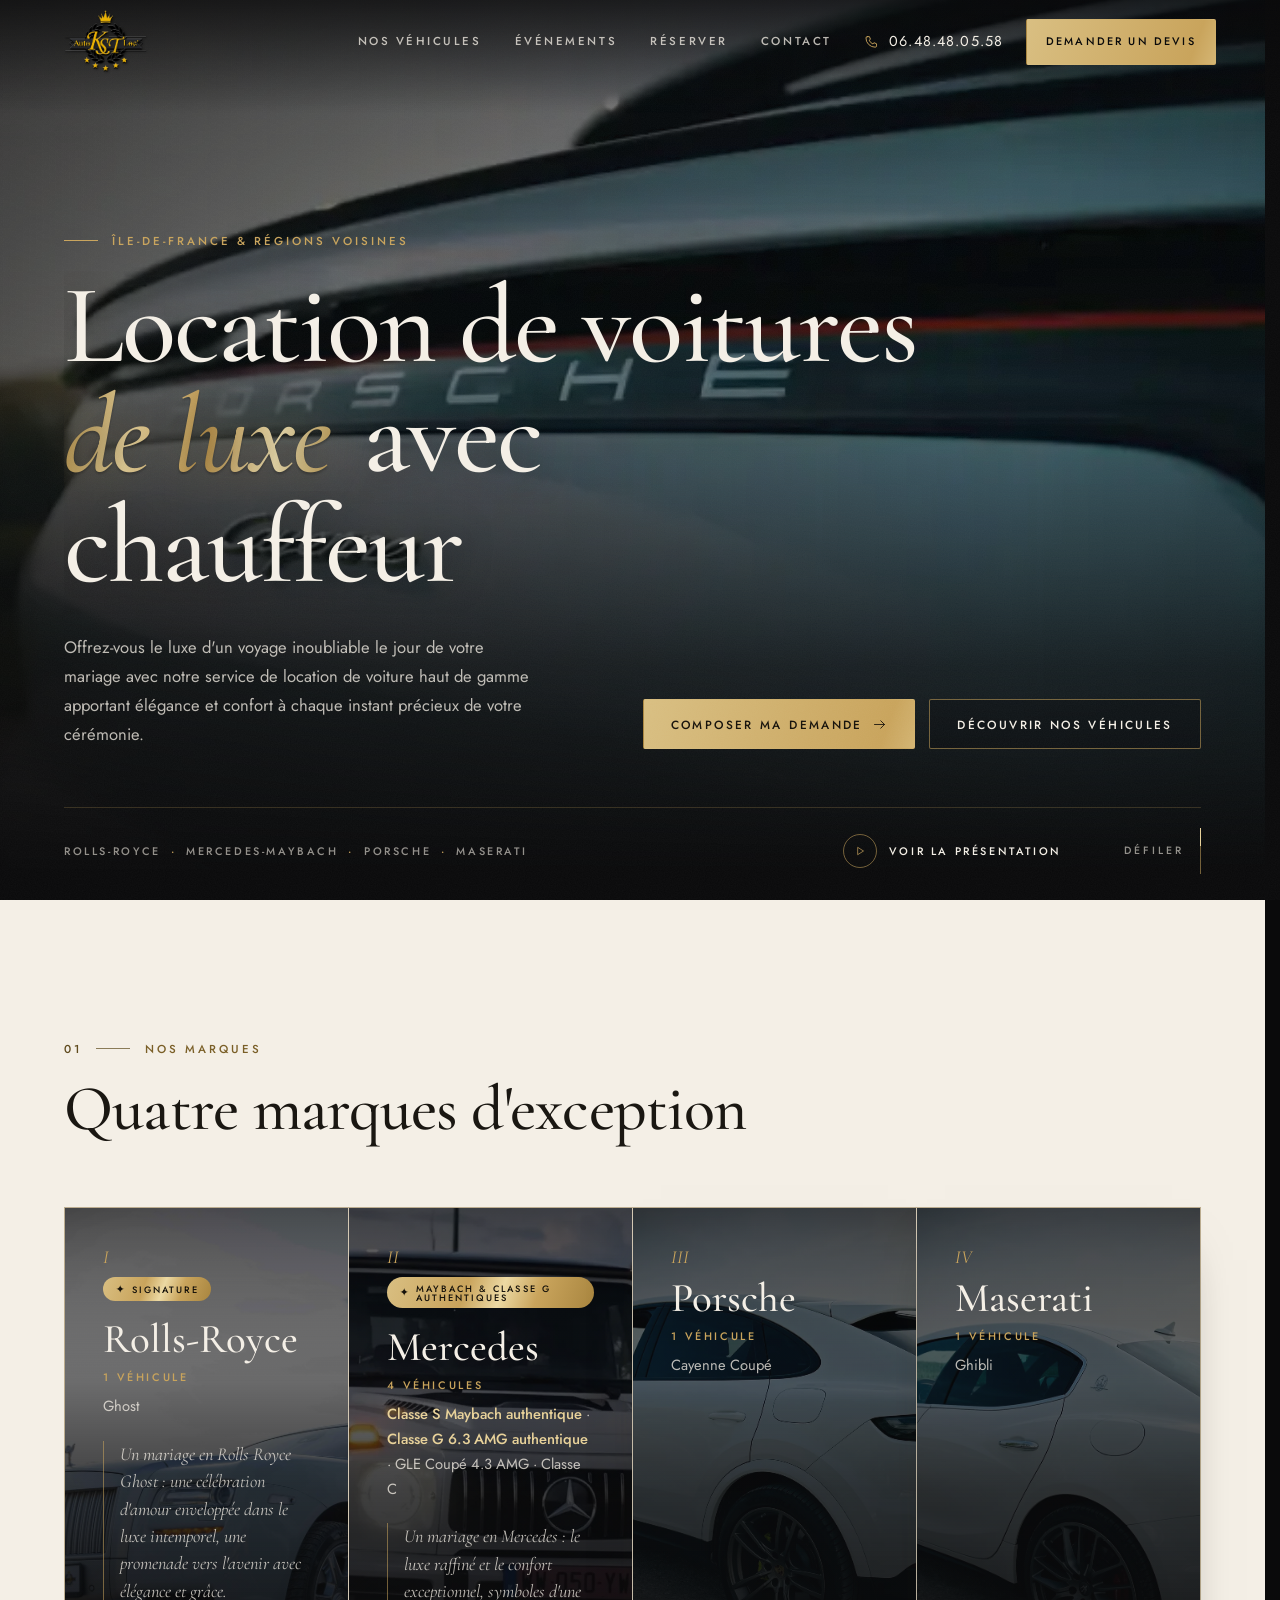
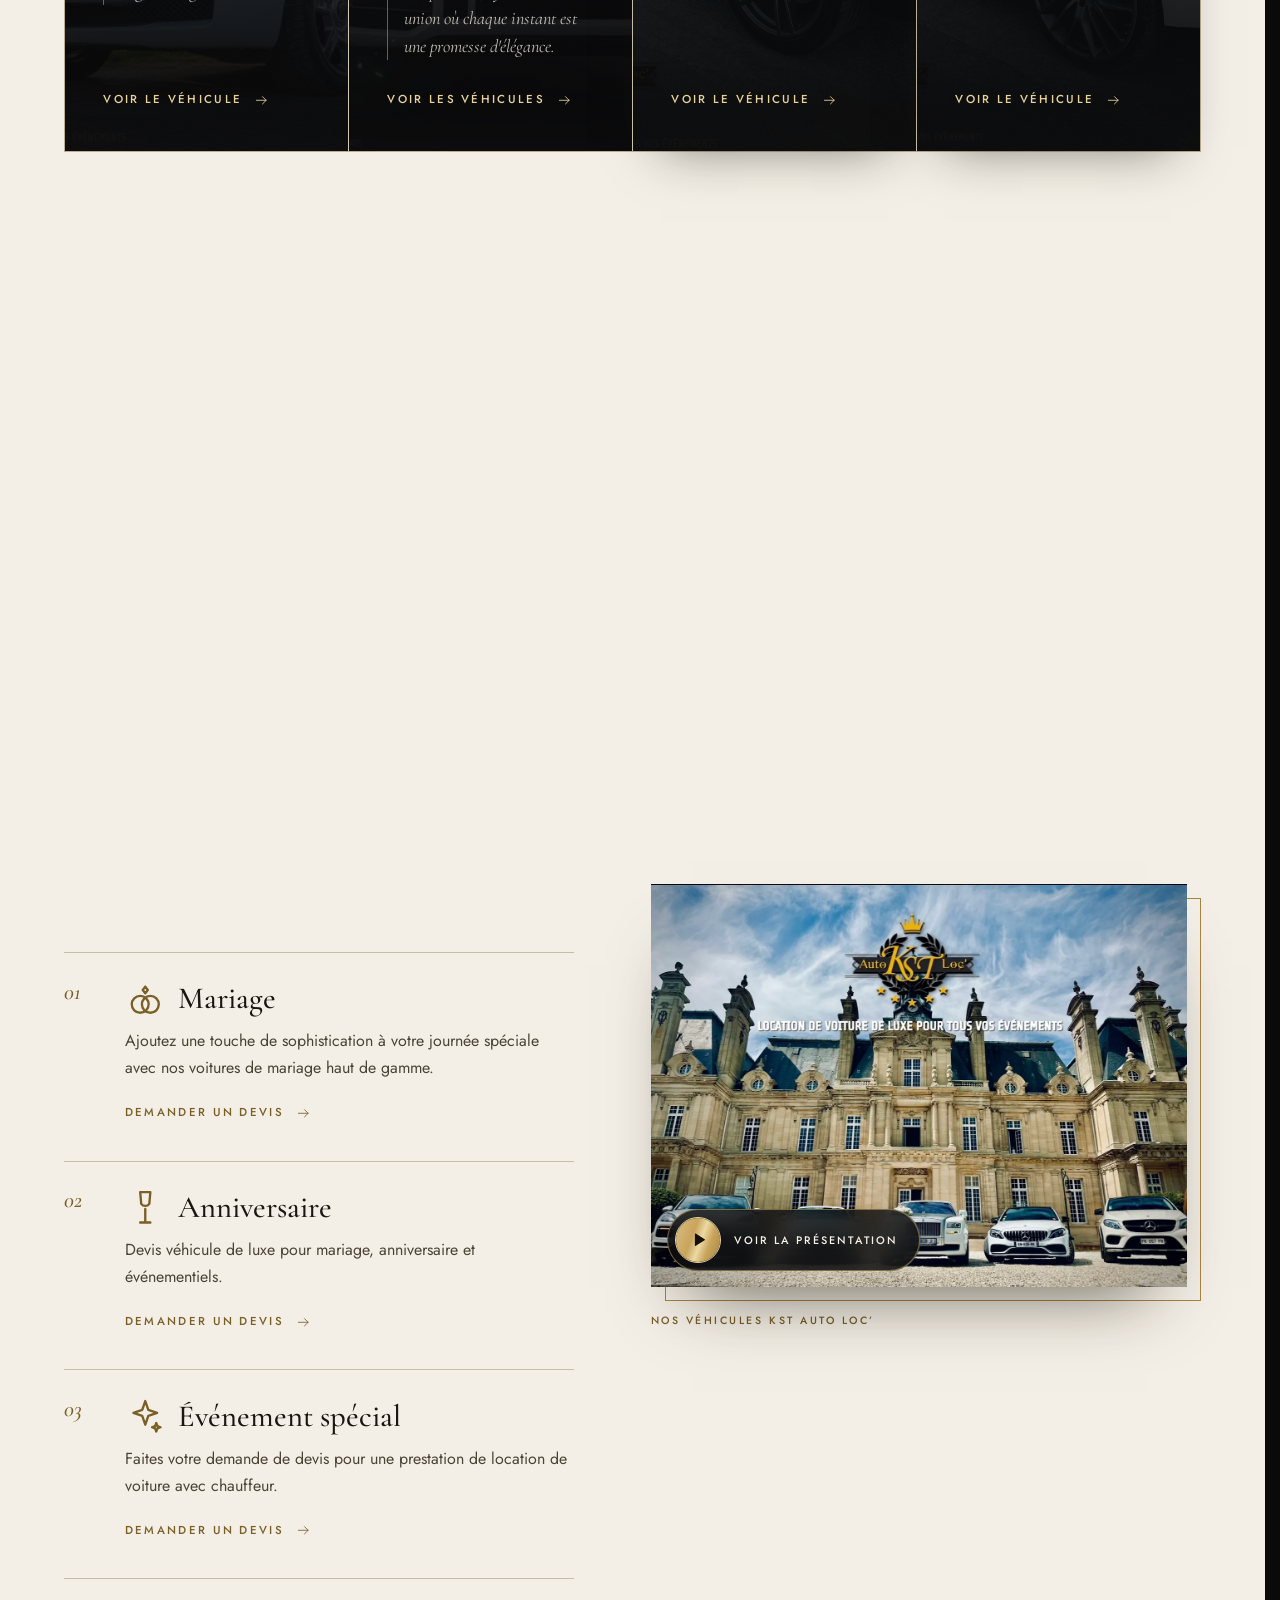
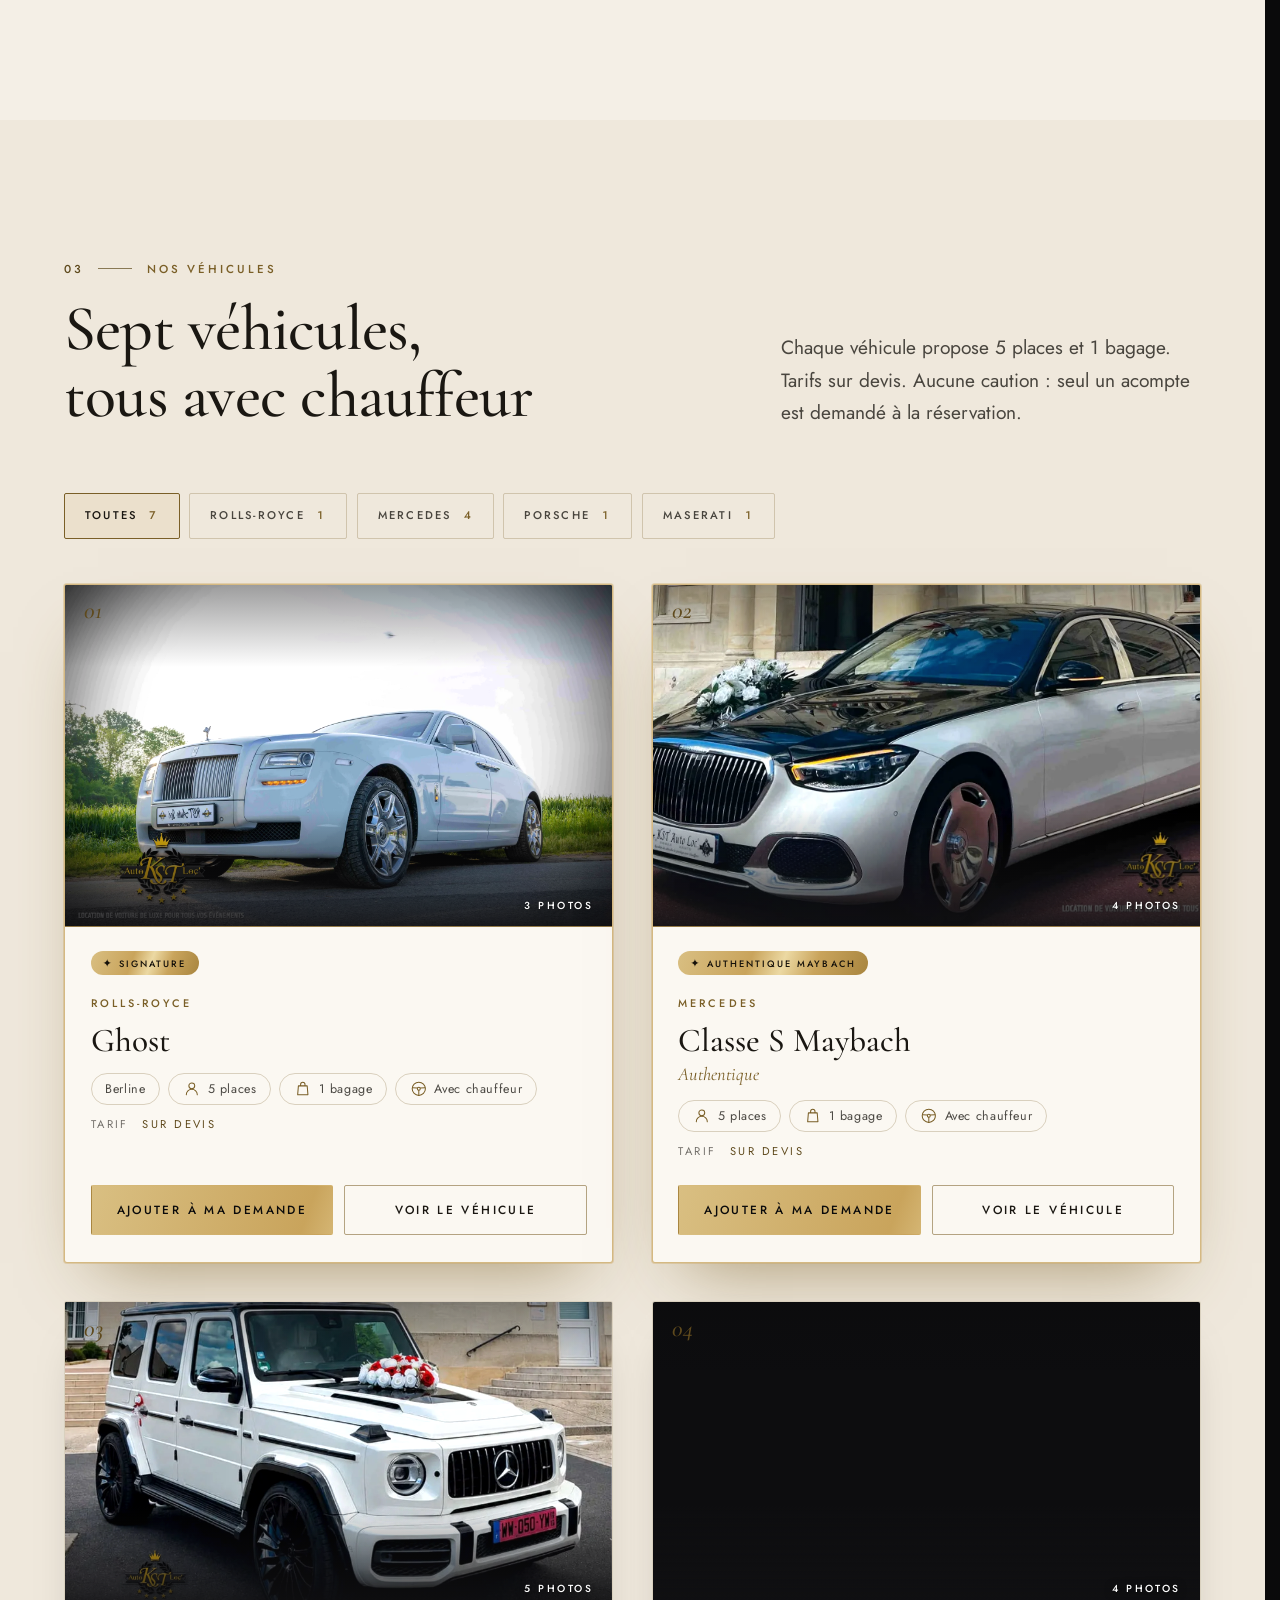
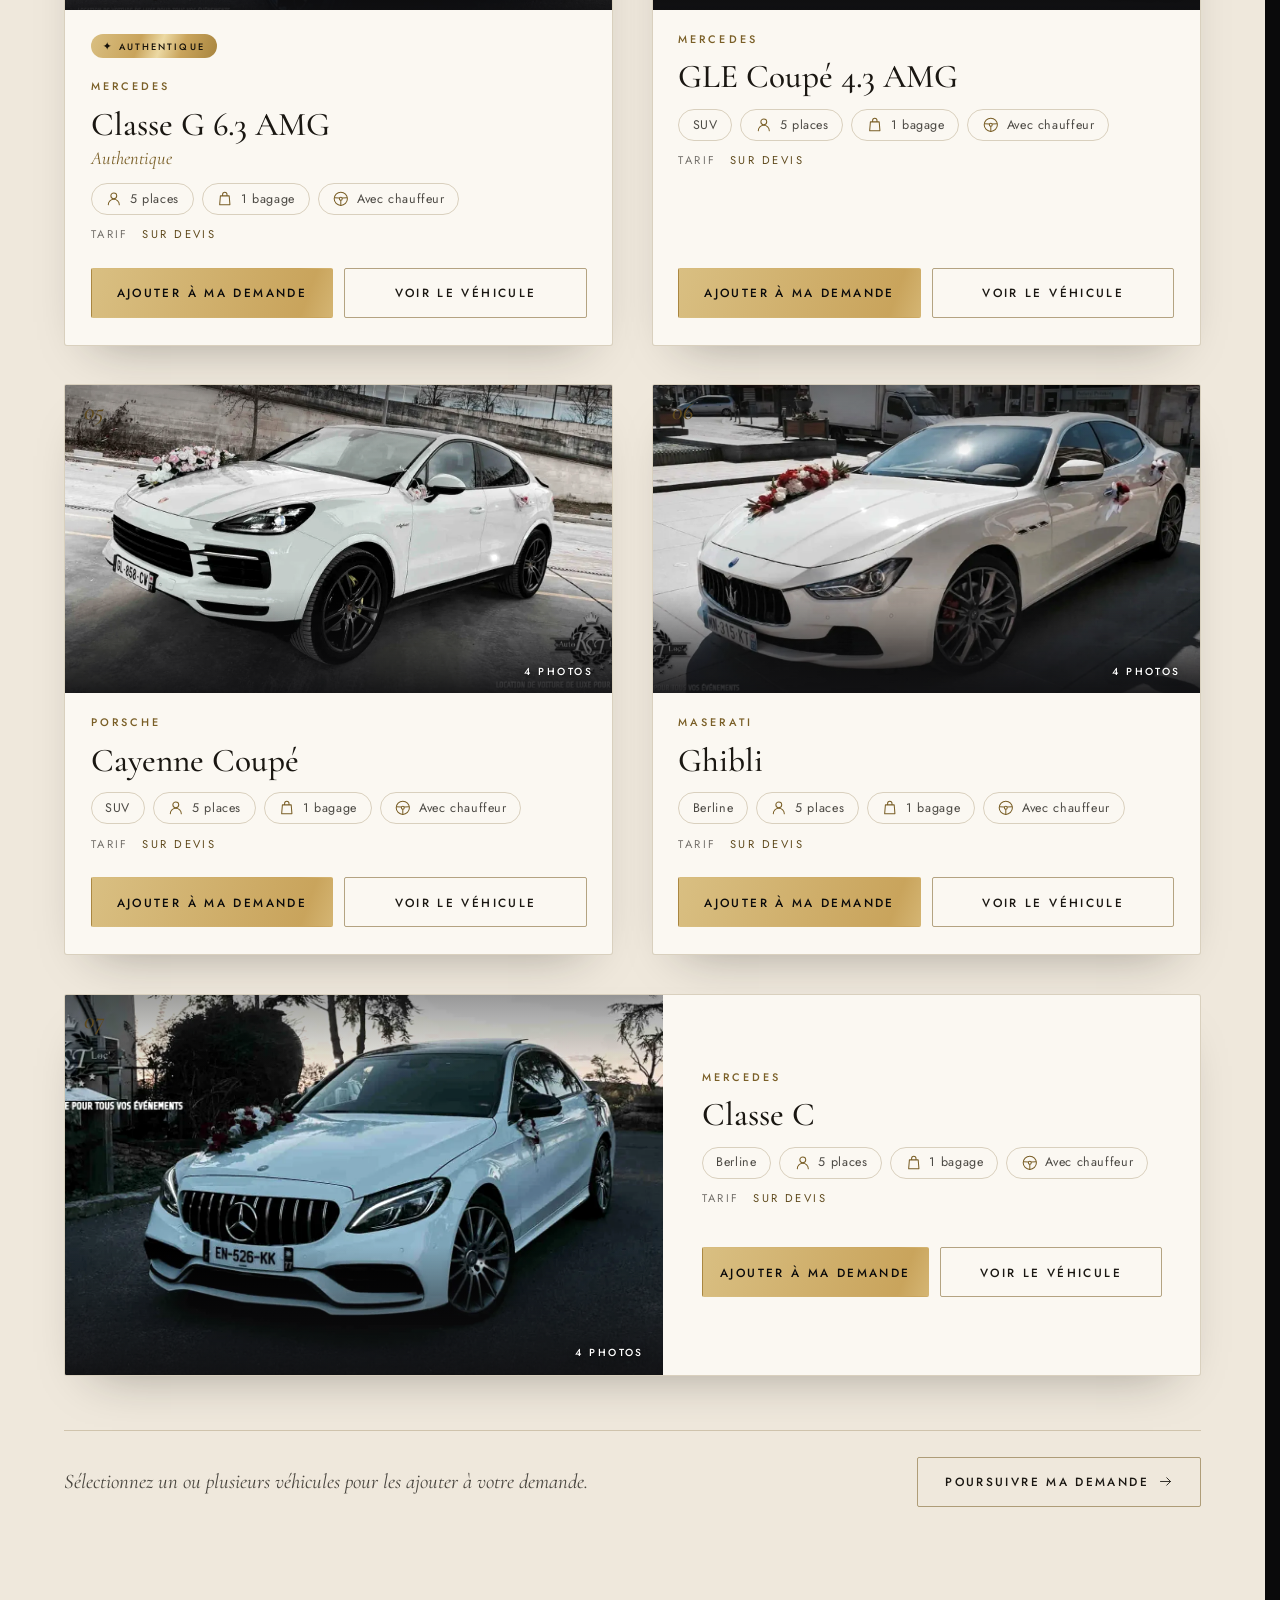
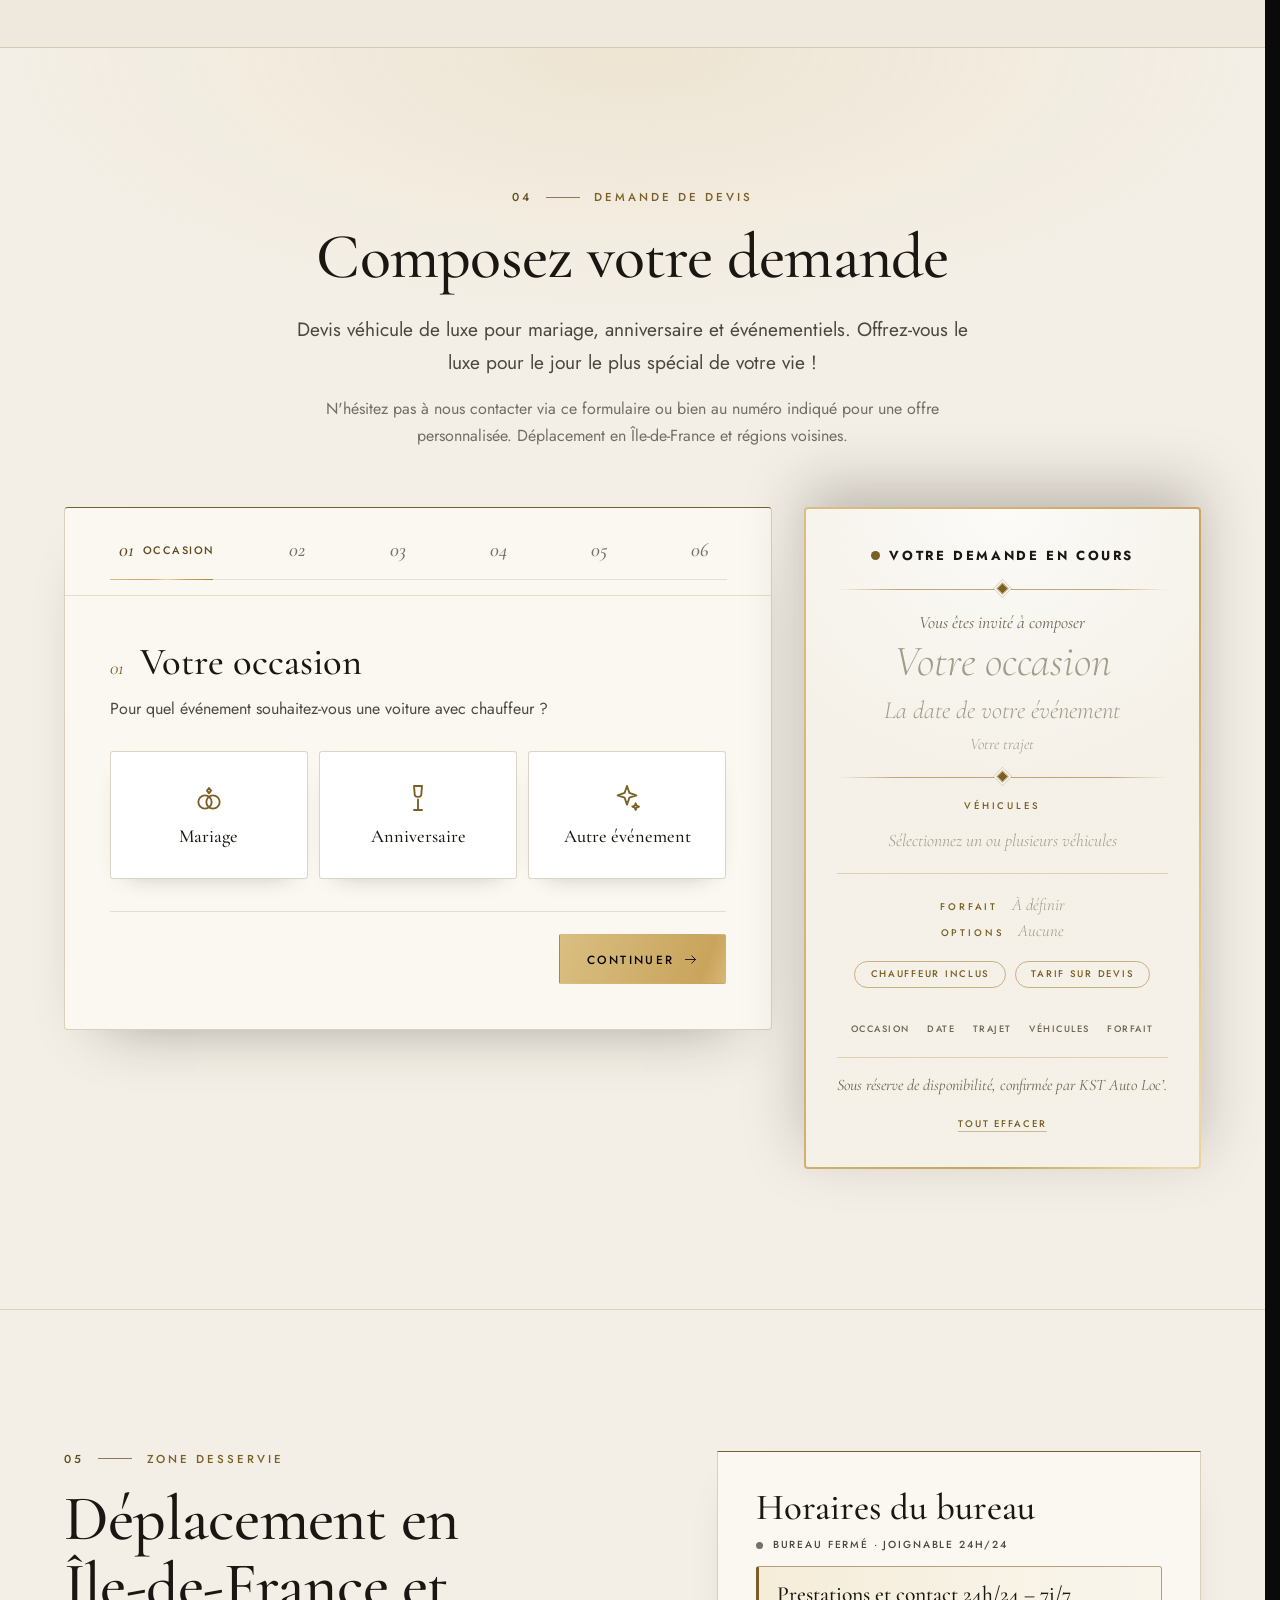
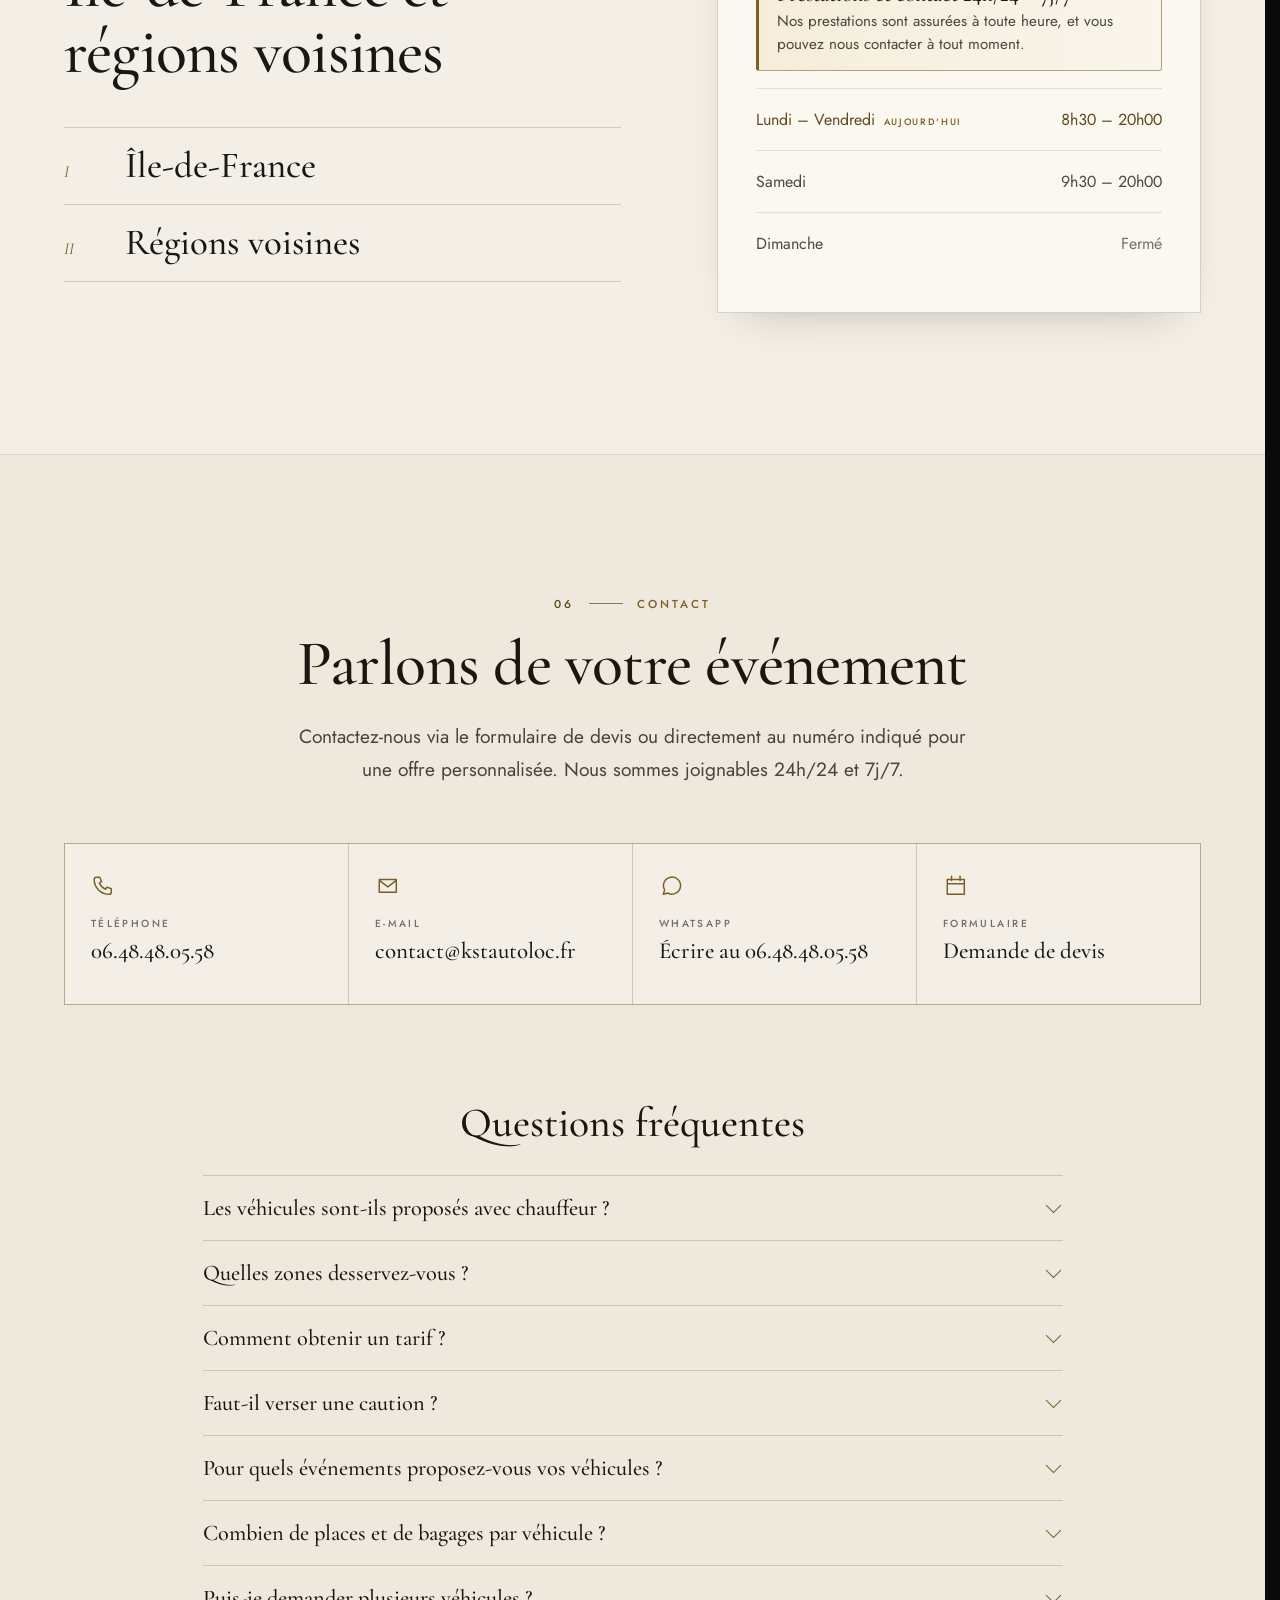
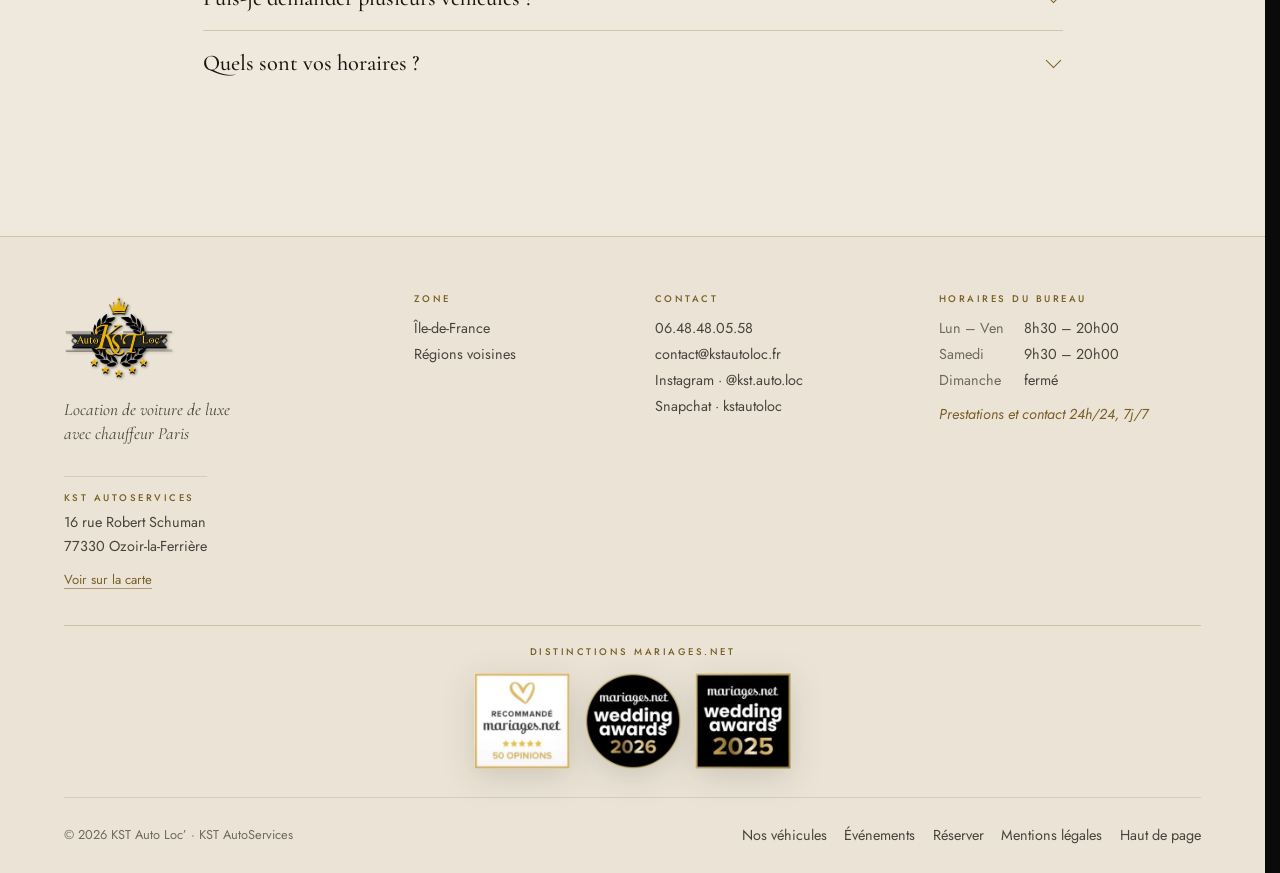
<file: index.html>
<!doctype html>
<html lang="fr">
<head>
  <meta charset="utf-8">
  <meta name="viewport" content="width=device-width, initial-scale=1, viewport-fit=cover">
  <title>Location voiture mariage avec chauffeur Île-de-France | KST Auto Loc’</title>
  <meta name="description" content="Voiture de luxe avec chauffeur pour mariage ou événement en Île-de-France : Rolls-Royce, Maybach, Classe G, Porsche, Maserati. Sans caution, devis sur demande.">
  <meta name="keywords" content="location voiture mariage, voiture de mariage avec chauffeur, location voiture de luxe avec chauffeur, location voiture de luxe mariage Île-de-France, location Rolls-Royce Ghost mariage, location Mercedes Classe S Maybach, location Mercedes Classe G 63 AMG, location Mercedes GLE Coupé AMG, location Porsche Cayenne Coupé, location Maserati Ghibli, location voiture de luxe anniversaire, voiture de luxe événement avec chauffeur, location voiture sans caution, KST Auto Loc, KST AutoServices, Ozoir-la-Ferrière, Seine-et-Marne, Île-de-France">
  <meta name="robots" content="index, follow, max-image-preview:large, max-snippet:-1, max-video-preview:-1">
  <meta name="author" content="KST Auto Loc’">
  <meta name="geo.region" content="FR-IDF">
  <meta name="geo.placename" content="Ozoir-la-Ferrière">
  <meta name="theme-color" content="#0a0a0b">
  <meta name="color-scheme" content="dark">
  <link rel="canonical" href="https://kstautoloc.fr/">
  <link rel="alternate" hreflang="fr-FR" href="https://kstautoloc.fr/">
  <link rel="alternate" hreflang="x-default" href="https://kstautoloc.fr/">

  <meta property="og:type" content="website">
  <meta property="og:locale" content="fr_FR">
  <meta property="og:site_name" content="KST Auto Loc’">
  <meta property="og:title" content="Location voiture mariage avec chauffeur Île-de-France | KST Auto Loc’">
  <meta property="og:description" content="Rolls-Royce Ghost, Mercedes Maybach et Classe G, Porsche, Maserati avec chauffeur pour votre mariage, anniversaire ou événement en Île-de-France. Sans caution, devis sur demande.">
  <meta property="og:url" content="https://kstautoloc.fr/">
  <meta property="og:image" content="https://kstautoservices.vercel.app/assets/img/og-kst.jpg">
  <meta property="og:image:secure_url" content="https://kstautoservices.vercel.app/assets/img/og-kst.jpg">
  <meta property="og:image:type" content="image/jpeg">
  <meta property="og:image:width" content="1200">
  <meta property="og:image:height" content="630">
  <meta property="og:image:alt" content="KST Auto Loc' – Location de voitures de luxe avec chauffeur, Île-de-France et régions voisines. Rolls-Royce Ghost blanche.">
  <meta name="twitter:image" content="https://kstautoservices.vercel.app/assets/img/og-kst.jpg">
  <meta name="twitter:card" content="summary_large_image">
  <meta name="twitter:title" content="Location voiture mariage avec chauffeur Île-de-France | KST Auto Loc’">
  <meta name="twitter:description" content="Rolls-Royce Ghost, Mercedes Maybach et Classe G, Porsche, Maserati avec chauffeur pour votre mariage, anniversaire ou événement en Île-de-France. Sans caution, devis sur demande.">

  <link rel="icon" href="assets/favicon.svg" type="image/svg+xml">
  <link rel="apple-touch-icon" href="assets/apple-touch-icon.png">

  <link rel="preconnect" href="https://fonts.googleapis.com">
  <link rel="preconnect" href="https://fonts.gstatic.com" crossorigin>
  <link rel="stylesheet" href="https://fonts.googleapis.com/css2?family=Cormorant+Garamond:ital,wght@0,400;0,500;0,600;1,400;1,500&family=Jost:wght@300;400;500&display=swap">
  <link rel="preload" as="image" href="assets/img/Home/hero-poster.webp" fetchpriority="high">
  <script>
    /* Splash d'ouverture : une fois par session, jamais si l'utilisateur préfère moins d'animation.
       Posé avant le CSS pour éviter tout flash ; se referme seul en CSS même si ce script échoue ailleurs. */
    try {
      if (!sessionStorage.getItem('kst-splash') && !matchMedia('(prefers-reduced-motion: reduce)').matches) {
        document.documentElement.classList.add('is-splash');
        sessionStorage.setItem('kst-splash', '1');
      }
    } catch (e) {}
  </script>
  <link rel="stylesheet" href="assets/css/style.css?v=202610051949">
  <script>
    /* Les révélations au scroll ne s'activent que si app.js s'exécute ; sinon tout reste visible. */
    document.documentElement.classList.add('js');
    setTimeout(function () { if (!window.__kstReady) document.documentElement.classList.remove('js'); }, 5000);
  </script>

  <script type="application/ld+json">
  {
    "@context": "https://schema.org",
    "@graph": [
      {
        "@type": "AutoRental",
        "@id": "https://kstautoloc.fr/#entreprise",
        "name": "KST Auto Loc’",
        "alternateName": "KST AutoServices",
        "sameAs": [
          "https://www.instagram.com/kst.auto.loc/",
          "https://www.snapchat.com/add/kstautoloc"
        ],
        "description": "Location de voiture de luxe avec chauffeur pour mariages, anniversaires et événements en Île-de-France et dans les régions voisines. Rolls-Royce Ghost, Mercedes Classe S Maybach, Classe G, GLE Coupé, Porsche Cayenne Coupé, Maserati Ghibli. Sans caution, acompte à la réservation.",
        "url": "https://kstautoloc.fr/",
        "logo": "https://kstautoloc.fr/assets/apple-touch-icon.png",
        "image": "https://kstautoloc.fr/assets/img/mercedes/classe-s/classe-s-5.webp",
        "telephone": "+33648480558",
        "address": {
          "@type": "PostalAddress",
          "streetAddress": "16 rue Robert Schuman",
          "postalCode": "77330",
          "addressLocality": "Ozoir-la-Ferrière",
          "addressCountry": "FR"
        },
        "email": "contact@kstautoloc.fr",
        "areaServed": [
          {
            "@type": "AdministrativeArea",
            "name": "Île-de-France"
          },
          {
            "@type": "City",
            "name": "Paris"
          },
          {
            "@type": "AdministrativeArea",
            "name": "Seine-et-Marne"
          },
          "Régions voisines"
        ],
        "openingHoursSpecification": [
          {
            "@type": "OpeningHoursSpecification",
            "dayOfWeek": [
              "Monday",
              "Tuesday",
              "Wednesday",
              "Thursday",
              "Friday",
              "Saturday",
              "Sunday"
            ],
            "opens": "00:00",
            "closes": "23:59"
          }
        ],
        "slogan": "Location de voiture de luxe pour tous vos événements",
        "keywords": "location voiture mariage, voiture de mariage avec chauffeur, location voiture de luxe avec chauffeur, location voiture de luxe mariage Île-de-France, location Rolls-Royce Ghost mariage, location Mercedes Classe S Maybach, location Mercedes Classe G 63 AMG, location Mercedes GLE Coupé AMG, location Porsche Cayenne Coupé, location Maserati Ghibli, location voiture de luxe anniversaire, voiture de luxe événement avec chauffeur, location voiture sans caution, KST Auto Loc, KST AutoServices, Ozoir-la-Ferrière, Seine-et-Marne, Île-de-France",
        "inLanguage": "fr-FR",
        "award": [
          "mariages.net Wedding Awards 2025",
          "mariages.net Wedding Awards 2026",
          "Recommandé mariages.net"
        ],
        "hasMap": "https://www.google.com/maps/search/?api=1&query=16+rue+Robert+Schuman+77330+Ozoir-la-Ferri%C3%A8re",
        "contactPoint": {
          "@type": "ContactPoint",
          "contactType": "customer service",
          "telephone": "+33648480558",
          "email": "contact@kstautoloc.fr",
          "availableLanguage": "French",
          "areaServed": "FR",
          "hoursAvailable": {
            "@type": "OpeningHoursSpecification",
            "dayOfWeek": [
              "Monday",
              "Tuesday",
              "Wednesday",
              "Thursday",
              "Friday",
              "Saturday",
              "Sunday"
            ],
            "opens": "00:00",
            "closes": "23:59"
          }
        },
        "hasOfferCatalog": {
          "@type": "OfferCatalog",
          "name": "Prestations de location avec chauffeur",
          "itemListElement": [
            {
              "@type": "Offer",
              "itemOffered": {
                "@type": "Service",
                "name": "Location de voiture de mariage avec chauffeur",
                "serviceType": "Voiture de mariage avec chauffeur"
              }
            },
            {
              "@type": "Offer",
              "itemOffered": {
                "@type": "Service",
                "name": "Location de voiture de luxe avec chauffeur pour anniversaire",
                "serviceType": "Voiture de luxe avec chauffeur"
              }
            },
            {
              "@type": "Offer",
              "itemOffered": {
                "@type": "Service",
                "name": "Location de voiture de luxe avec chauffeur pour événement",
                "serviceType": "Voiture de luxe avec chauffeur"
              }
            }
          ]
        }
      },
      {
        "@type": "FAQPage",
        "mainEntity": [
          {
            "@type": "Question",
            "name": "Les véhicules sont-ils proposés avec chauffeur ?",
            "acceptedAnswer": {
              "@type": "Answer",
              "text": "Oui. Nos sept véhicules sont tous proposés avec chauffeur."
            }
          },
          {
            "@type": "Question",
            "name": "Quelles zones desservez-vous ?",
            "acceptedAnswer": {
              "@type": "Answer",
              "text": "Nous nous déplaçons en Île-de-France et dans les régions voisines."
            }
          },
          {
            "@type": "Question",
            "name": "Comment obtenir un tarif ?",
            "acceptedAnswer": {
              "@type": "Answer",
              "text": "Nos prestations sont proposées sur devis. Faites votre demande via le formulaire du site ou par téléphone au 06.48.48.05.58."
            }
          },
          {
            "@type": "Question",
            "name": "Faut-il verser une caution ?",
            "acceptedAnswer": {
              "@type": "Answer",
              "text": "Aucune caution n’est demandée pour les véhicules : seul un acompte est à verser au moment de la réservation."
            }
          },
          {
            "@type": "Question",
            "name": "Pour quels événements proposez-vous vos véhicules ?",
            "acceptedAnswer": {
              "@type": "Answer",
              "text": "Pour les mariages, les anniversaires et tout autre événement spécial."
            }
          },
          {
            "@type": "Question",
            "name": "Combien de places et de bagages par véhicule ?",
            "acceptedAnswer": {
              "@type": "Answer",
              "text": "Chaque véhicule propose 5 places et 1 bagage."
            }
          },
          {
            "@type": "Question",
            "name": "Quels sont vos horaires ?",
            "acceptedAnswer": {
              "@type": "Answer",
              "text": "Nos prestations sont assurées 24h/24 et 7j/7, et vous pouvez nous contacter à toute heure. Les horaires de notre bureau sont : du lundi au vendredi de 8h30 à 20h00, le samedi de 9h30 à 20h00, fermé le dimanche."
            }
          }
        ]
      },
      {
        "@type": "ItemList",
        "name": "Nos véhicules avec chauffeur",
        "itemListElement": [
          {
            "@type": "ListItem",
            "position": 1,
            "name": "Rolls-Royce Ghost",
            "url": "https://kstautoloc.fr/nos-vehicules/rolls-royce-ghost/"
          },
          {
            "@type": "ListItem",
            "position": 2,
            "name": "Mercedes Classe S Maybach (Authentique)",
            "url": "https://kstautoloc.fr/nos-vehicules/mercedes-classe-s-maybach/"
          },
          {
            "@type": "ListItem",
            "position": 3,
            "name": "Mercedes Classe G 6.3 AMG (Authentique)",
            "url": "https://kstautoloc.fr/nos-vehicules/mercedes-classe-g-63-amg/"
          },
          {
            "@type": "ListItem",
            "position": 4,
            "name": "Mercedes GLE Coupé 4.3 AMG",
            "url": "https://kstautoloc.fr/nos-vehicules/mercedes-gle-coupe-43-amg/"
          },
          {
            "@type": "ListItem",
            "position": 5,
            "name": "Porsche Cayenne Coupé",
            "url": "https://kstautoloc.fr/nos-vehicules/porsche-cayenne-coupe/"
          },
          {
            "@type": "ListItem",
            "position": 6,
            "name": "Maserati Ghibli",
            "url": "https://kstautoloc.fr/nos-vehicules/maserati-ghibli/"
          },
          {
            "@type": "ListItem",
            "position": 7,
            "name": "Mercedes Classe C",
            "url": "https://kstautoloc.fr/nos-vehicules/mercedes-classe-c/"
          }
        ]
      },
      {
        "@type": "WebSite",
        "@id": "https://kstautoloc.fr/#site",
        "url": "https://kstautoloc.fr/",
        "name": "KST Auto Loc’",
        "alternateName": "KST AutoServices",
        "inLanguage": "fr-FR",
        "publisher": {
          "@id": "https://kstautoloc.fr/#entreprise"
        }
      }
    ]
  }
  </script>
</head>

<body>
  <!-- Splash d'ouverture : décoratif, ne bloque jamais le contenu (voir style.css §15 et app.js). -->
  <div class="splash" data-splash aria-hidden="true">
    <div class="splash-panel splash-panel--top"></div>
    <div class="splash-panel splash-panel--bottom"></div>
    <div class="splash-stage">
      <div class="splash-logo">
        <img src="assets/img/logo/logo-stars-off.webp" alt="" width="925" height="712" decoding="async" fetchpriority="high">
        <img class="splash-star" src="assets/img/logo/star-1.webp" alt="" style="left:23.351%;top:72.612%;width:7.243%">
        <img class="splash-star" src="assets/img/logo/star-2.webp" alt="" style="left:33.189%;top:80.899%;width:7.351%">
        <img class="splash-star" src="assets/img/logo/star-3.webp" alt="" style="left:45.297%;top:84.972%;width:7.243%">
        <img class="splash-star" src="assets/img/logo/star-4.webp" alt="" style="left:57.189%;top:80.899%;width:7.351%">
        <img class="splash-star" src="assets/img/logo/star-5.webp" alt="" style="left:67.135%;top:72.612%;width:7.243%">
      </div>
      <img class="splash-tagline" src="assets/img/logo/splash-tagline.webp" alt="" width="1998" height="103" decoding="async">
    </div>
  </div>

  <a class="skip" href="#contenu">Aller au contenu</a>

  <!-- Sprite d'icônes (trait fin) -->
  <svg width="0" height="0" style="position:absolute" aria-hidden="true" focusable="false">
    <defs>
      <symbol id="i-phone" viewBox="0 0 24 24"><path d="M5 4h3.2l1.6 4-2 1.4a11 11 0 0 0 5.8 5.8l1.4-2 4 1.6V18a2 2 0 0 1-2 2A14 14 0 0 1 3 6a2 2 0 0 1 2-2z"/></symbol>
      <symbol id="i-arrow" viewBox="0 0 24 24"><path d="M4 12h16M14 6l6 6-6 6"/></symbol>
      <symbol id="i-close" viewBox="0 0 24 24"><path d="M6 6l12 12M18 6L6 18"/></symbol>
      <symbol id="i-check" viewBox="0 0 24 24"><path d="M5 12.5l4.5 4.5L19 7.5"/></symbol>
      <symbol id="i-chev-l" viewBox="0 0 24 24"><path d="M15 5l-7 7 7 7"/></symbol>
      <symbol id="i-chev-r" viewBox="0 0 24 24"><path d="M9 5l7 7-7 7"/></symbol>
      <symbol id="i-chev-d" viewBox="0 0 24 24"><path d="M5 9l7 7 7-7"/></symbol>
      <symbol id="i-seat" viewBox="0 0 24 24"><circle cx="12" cy="8" r="4"/><path d="M4.5 20a7.5 7.5 0 0 1 15 0"/></symbol>
      <symbol id="i-bag" viewBox="0 0 24 24"><path d="M6 8h12l1 12H5zM9 8V6a3 3 0 0 1 6 0v2"/></symbol>
      <symbol id="i-wheel" viewBox="0 0 24 24"><circle cx="12" cy="12" r="9"/><circle cx="12" cy="12" r="2"/><path d="M3.5 10.5l6.5.5M20.5 10.5L14 11M12 14v7"/></symbol>
      <symbol id="i-clock" viewBox="0 0 24 24"><circle cx="12" cy="12" r="9"/><path d="M12 7v5l3 2"/></symbol>
      <symbol id="i-pin" viewBox="0 0 24 24"><path d="M12 21s7-6.2 7-11a7 7 0 1 0-14 0c0 4.8 7 11 7 11z"/><circle cx="12" cy="10" r="2.5"/></symbol>
      <symbol id="i-mail" viewBox="0 0 24 24"><path d="M4 6h16v12H4zM4 7l8 6 8-6"/></symbol>
      <symbol id="i-chat" viewBox="0 0 24 24"><path d="M4 20l1.3-4.2A8 8 0 1 1 8.4 18.8z"/></symbol>
      <symbol id="i-rings" viewBox="0 0 24 24"><circle cx="9" cy="15" r="5"/><circle cx="15" cy="15" r="5"/><path d="M12 4.5l1.5 2L12 8.5 10.5 6.5z"/></symbol>
      <symbol id="i-flute" viewBox="0 0 24 24"><path d="M9 3h6l-.6 7a3 3 0 0 1-4.8 0zM12 13v7M9 21h6"/></symbol>
      <symbol id="i-spark" viewBox="0 0 24 24"><path d="M12 3l1.8 5.2L19 10l-5.2 1.8L12 17l-1.8-5.2L5 10l5.2-1.8zM18.5 16l.7 1.8 1.8.7-1.8.7-.7 1.8-.7-1.8-1.8-.7 1.8-.7z"/></symbol>
      <symbol id="i-cal" viewBox="0 0 24 24"><path d="M4 6h16v14H4zM4 10h16M8 3v4M16 3v4"/></symbol>
      <symbol id="i-edit" viewBox="0 0 24 24"><path d="M4 20h4L19 9l-4-4L4 16zM13.5 6.5l4 4"/></symbol>
      <symbol id="i-play" viewBox="0 0 24 24"><path d="M8 5l11 7-11 7z"/></symbol>
      <symbol id="i-plus" viewBox="0 0 24 24"><path d="M12 5v14M5 12h14"/></symbol>
      <symbol id="i-copy" viewBox="0 0 24 24"><path d="M8 8h11v12H8zM5 16V4h11"/></symbol>
      <symbol id="i-chev-u" viewBox="0 0 24 24"><path d="M5 15l7-7 7 7"/></symbol>
      <symbol id="i-trash" viewBox="0 0 24 24"><path d="M4.5 7h15M9.5 7V4.5h5V7M6.5 7l1 12.5h9l1-12.5M10 11v5M14 11v5"/></symbol>
      <symbol id="i-crown" viewBox="0 0 24 24"><path d="M4 18h16M4 18L3 8l5 4 4-6 4 6 5-4-1 10"/></symbol>
    </defs>
  </svg>

  <!-- ============ En-tête ============ -->
  <header class="site-header" data-header>
    <div class="site-header__inner">
      <a class="site-logo" href="#accueil" aria-label="KST Auto Loc' – retour à l'accueil">
        <img src="assets/img/logo/logo-kst.webp" alt="KST Auto Loc’" width="873" height="676">
      </a>

      <nav class="nav" aria-label="Navigation principale">
        <ul>
          <li><a href="#flotte">Nos véhicules</a></li>
          <li><a href="#evenements">Événements</a></li>
          <li><a href="#reservation">Réserver</a></li>
          <li><a href="#contact">Contact</a></li>
        </ul>
      </nav>

      <div class="site-header__actions">
        <a class="header-phone" href="tel:+33648480558">
          <svg class="ico" aria-hidden="true"><use href="#i-phone"/></svg>
          <span>06.48.48.05.58</span>
        </a>
        <a class="btn btn--gold btn--sm" href="#reservation">Demander un devis</a>
        <button class="burger" type="button" data-menu-open aria-expanded="false" aria-controls="menu" aria-label="Ouvrir le menu">
          <span></span><span></span>
        </button>
      </div>
    </div>
  </header>

  <!-- Menu mobile plein écran -->
  <div class="menu" id="menu" role="dialog" aria-modal="true" aria-label="Menu principal" data-menu>
    <div class="menu__inner">
      <button class="icon-btn menu__close" type="button" data-menu-close aria-label="Fermer le menu">
        <svg class="ico" aria-hidden="true"><use href="#i-close"/></svg>
      </button>
      <ol class="menu__list">
        <li><a href="#flotte" data-menu-link><span>01</span>Nos véhicules</a></li>
        <li><a href="#evenements" data-menu-link><span>02</span>Événements</a></li>
        <li><a href="#reservation" data-menu-link><span>03</span>Réserver</a></li>
        <li><a href="#zone" data-menu-link><span>04</span>Zone &amp; horaires</a></li>
        <li><a href="#contact" data-menu-link><span>05</span>Contact</a></li>
      </ol>
      <div class="menu__foot">
        <a class="menu__contact" href="tel:+33648480558"><svg class="ico" aria-hidden="true"><use href="#i-phone"/></svg>06.48.48.05.58</a>
        <a class="menu__contact" href="mailto:contact@kstautoloc.fr"><svg class="ico" aria-hidden="true"><use href="#i-mail"/></svg>contact@kstautoloc.fr</a>
        <a class="btn btn--gold btn--block" href="#reservation" data-menu-link>Demander un devis</a>
      </div>
    </div>
  </div>

  <main id="contenu">

    <!-- ============ 1. Hero ============ -->
    <section class="hero" id="accueil" aria-labelledby="hero-title">
      <div class="hero__media" data-parallax="0.16">
        <img src="assets/img/Home/hero-poster.webp"
             alt="Arrière d'une Porsche Cayenne blanche, première image de la vidéo de présentation KST Auto Loc'"
             width="960" height="540" fetchpriority="high" decoding="async">
        <video class="hero__video" src="assets/img/Home/hero-loop.mp4" poster="assets/img/Home/hero-poster.webp" autoplay muted loop playsinline preload="auto" tabindex="-1" aria-hidden="true" disablepictureinpicture data-hero-video></video>
      </div>
      <div class="hero__shade" aria-hidden="true"></div>

      <div class="container hero__inner">
        <p class="eyebrow hero__eyebrow">Île-de-France &amp; régions voisines</p>
        <h1 class="hero__title" id="hero-title">
          <span class="line"><span>Location de voitures</span></span>
          <span class="line"><span><em>de luxe</em> avec</span></span>
          <span class="line"><span>chauffeur</span></span>
        </h1>
        <div class="hero__row">
          <p class="hero__lead">Offrez-vous le luxe d'un voyage inoubliable le jour de votre mariage avec notre service de location de voiture haut de gamme apportant élégance et confort à chaque instant précieux de votre cérémonie.</p>
          <div class="hero__cta">
            <a class="btn btn--gold" href="#reservation">Composer ma demande <svg class="ico" aria-hidden="true"><use href="#i-arrow"/></svg></a>
            <a class="btn btn--ghost" href="#flotte">Découvrir nos véhicules</a>
          </div>
        </div>
      </div>

      <div class="container hero__foot">
        <ul class="hero__brands" aria-label="Marques proposées">
          <li>Rolls-Royce</li>
          <li>Mercedes-Maybach</li>
          <li>Porsche</li>
          <li>Maserati</li>
        </ul>
        <button class="hero__film" type="button" data-cinema-open aria-haspopup="dialog">
          <svg class="ico" aria-hidden="true"><use href="#i-play"/></svg><span>Voir la présentation</span>
        </button>
        <a class="scroll-cue" href="#marques" aria-label="Faire défiler vers la suite">
          <span>Défiler</span><i aria-hidden="true"></i>
        </a>
      </div>
    </section>

    <!-- ============ 2. Marques ============ -->
    <section class="brands section" id="marques" aria-labelledby="brands-title">
      <div class="container">
        <header class="section-head" data-reveal>
          <p class="eyebrow"><span class="eyebrow__n">01</span> Nos marques</p>
          <h2 class="h2" id="brands-title">Quatre marques d'exception</h2>
        </header>

        <ul class="brands__grid">
          <li class="brand brand--feature" data-reveal style="--bg:url(../img/rolls-royce/ghost/image0.webp);--bp:38% 50%">
            <p class="brand__idx" aria-hidden="true">I</p>
            <p class="brand__tag">Signature</p>
            <h3 class="brand__name">Rolls-Royce</h3>
            <p class="brand__count">1 véhicule</p>
            <p class="brand__models">Ghost</p>
            <p class="brand__text">Un mariage en Rolls Royce Ghost : une célébration d'amour enveloppée dans le luxe intemporel, une promenade vers l'avenir avec élégance et grâce.</p>
            <a class="link-arrow" href="#flotte" data-filter-brand="rolls-royce">Voir le véhicule <svg class="ico" aria-hidden="true"><use href="#i-arrow"/></svg></a>
          </li>
          <li class="brand brand--feature" data-reveal style="--bg:url(../img/mercedes/classe-g/classe-g-7.webp);--bp:50% 45%;--d:80ms">
            <p class="brand__idx" aria-hidden="true">II</p>
            <p class="brand__tag">Maybach &amp; Classe G authentiques</p>
            <h3 class="brand__name">Mercedes</h3>
            <p class="brand__count">4 véhicules</p>
            <p class="brand__models"><strong>Classe S Maybach authentique</strong> · <strong>Classe G 6.3 AMG authentique</strong> · GLE Coupé 4.3 AMG · Classe C</p>
            <p class="brand__text">Un mariage en Mercedes : le luxe raffiné et le confort exceptionnel, symboles d'une union où chaque instant est une promesse d'élégance.</p>
            <a class="link-arrow" href="#flotte" data-filter-brand="mercedes">Voir les véhicules <svg class="ico" aria-hidden="true"><use href="#i-arrow"/></svg></a>
          </li>
          <li class="brand" data-reveal style="--bg:url(../img/porsche/image5.webp);--bp:42% 50%;--d:160ms">
            <p class="brand__idx" aria-hidden="true">III</p>
            <h3 class="brand__name">Porsche</h3>
            <p class="brand__count">1 véhicule</p>
            <p class="brand__models">Cayenne Coupé</p>
            <a class="link-arrow" href="#flotte" data-filter-brand="porsche">Voir le véhicule <svg class="ico" aria-hidden="true"><use href="#i-arrow"/></svg></a>
          </li>
          <li class="brand" data-reveal style="--bg:url(../img/maserati/ghbli/image2.webp);--bp:40% 50%;--d:240ms">
            <p class="brand__idx" aria-hidden="true">IV</p>
            <h3 class="brand__name">Maserati</h3>
            <p class="brand__count">1 véhicule</p>
            <p class="brand__models">Ghibli</p>
            <a class="link-arrow" href="#flotte" data-filter-brand="maserati">Voir le véhicule <svg class="ico" aria-hidden="true"><use href="#i-arrow"/></svg></a>
          </li>
        </ul>

        <dl class="facts" data-reveal>
          <div class="fact"><dt>Marques</dt><dd><span data-count-to="4">04</span></dd></div>
          <div class="fact"><dt>Véhicules</dt><dd><span data-count-to="7">07</span></dd></div>
          <div class="fact"><dt>Places par véhicule</dt><dd><span data-count-to="5">05</span></dd></div>
          <div class="fact"><dt>Chauffeur</dt><dd class="fact__word">Inclus</dd></div>
        </dl>
      </div>
    </section>

    <!-- ============ 3. Événements ============ -->
    <section class="events section section--light" id="evenements" aria-labelledby="events-title">
      <div class="container events__grid">
        <div class="events__copy">
          <header data-reveal>
            <p class="eyebrow"><span class="eyebrow__n">02</span> Mariage · Anniversaire · Événement spécial</p>
            <h2 class="h2" id="events-title">Pour tous vos événements</h2>
            <p class="lead">Offrez-vous une expérience exceptionnelle pour votre mariage ou tout autre événement spécial avec nos voitures de luxe.</p>
          </header>

          <ol class="occasions">
            <li class="occasion" data-reveal>
              <span class="occasion__n" aria-hidden="true">01</span>
              <div>
                <h3 class="occasion__title"><svg class="ico" aria-hidden="true"><use href="#i-rings"/></svg>Mariage</h3>
                <p>Ajoutez une touche de sophistication à votre journée spéciale avec nos voitures de mariage haut de gamme.</p>
                <button class="link-arrow" type="button" data-occasion="mariage">Demander un devis <svg class="ico" aria-hidden="true"><use href="#i-arrow"/></svg></button>
              </div>
            </li>
            <li class="occasion" data-reveal>
              <span class="occasion__n" aria-hidden="true">02</span>
              <div>
                <h3 class="occasion__title"><svg class="ico" aria-hidden="true"><use href="#i-flute"/></svg>Anniversaire</h3>
                <p>Devis véhicule de luxe pour mariage, anniversaire et événementiels.</p>
                <button class="link-arrow" type="button" data-occasion="anniversaire">Demander un devis <svg class="ico" aria-hidden="true"><use href="#i-arrow"/></svg></button>
              </div>
            </li>
            <li class="occasion" data-reveal>
              <span class="occasion__n" aria-hidden="true">03</span>
              <div>
                <h3 class="occasion__title"><svg class="ico" aria-hidden="true"><use href="#i-spark"/></svg>Événement spécial</h3>
                <p>Faites votre demande de devis pour une prestation de location de voiture avec chauffeur.</p>
                <button class="link-arrow" type="button" data-occasion="autre">Demander un devis <svg class="ico" aria-hidden="true"><use href="#i-arrow"/></svg></button>
              </div>
            </li>
          </ol>
        </div>

        <figure class="events__visual" data-reveal>
          <div class="frame frame--light">
            <img src="assets/img/Home/IMG_7685.webp"
                 alt="Cinq voitures blanches alignées devant un château : Porsche Cayenne, Maserati Ghibli, Rolls-Royce Ghost, Mercedes Classe C et Mercedes GLE Coupé"
                 width="1290" height="969" loading="lazy" decoding="async">
            <button class="play" type="button" data-cinema-open aria-haspopup="dialog">
              <span class="play__disc" aria-hidden="true"><svg class="ico"><use href="#i-play"/></svg></span>
              <span class="play__label">Voir la présentation</span>
            </button>
          </div>
          <figcaption>Nos véhicules KST Auto Loc’</figcaption>
        </figure>
      </div>
    </section>

    <!-- ============ 4. Flotte ============ -->
    <section class="fleet section" id="flotte" aria-labelledby="fleet-title">
      <div class="container">
        <header class="section-head section-head--split" data-reveal>
          <div>
            <p class="eyebrow"><span class="eyebrow__n">03</span> Nos véhicules</p>
            <h2 class="h2" id="fleet-title">Sept véhicules, tous avec chauffeur</h2>
          </div>
          <p class="lead">Chaque véhicule propose 5 places et 1 bagage. Tarifs sur devis. Aucune caution : seul un acompte est demandé à la réservation.</p>
        </header>

        <div class="filters" role="group" aria-label="Filtrer nos véhicules par marque" data-reveal>
          <button type="button" class="filter is-active" data-filter="all" aria-pressed="true">Toutes <span>7</span></button>
          <button type="button" class="filter" data-filter="rolls-royce" aria-pressed="false">Rolls-Royce <span>1</span></button>
          <button type="button" class="filter" data-filter="mercedes" aria-pressed="false">Mercedes <span>4</span></button>
          <button type="button" class="filter" data-filter="porsche" aria-pressed="false">Porsche <span>1</span></button>
          <button type="button" class="filter" data-filter="maserati" aria-pressed="false">Maserati <span>1</span></button>
        </div>
        <p class="vh" role="status" data-filter-status></p>

        <div class="fleet__grid" data-fleet>

          <!-- 01 Rolls-Royce Ghost -->
          <article class="vcard vcard--feature" data-vehicle="ghost" data-brand="rolls-royce" style="--pos:50% 76%">
            <script type="application/json" data-vehicle-json>
            {"id":"ghost","brand":"Rolls-Royce","brandKey":"rolls-royce","model":"Ghost","full":"Rolls-Royce Ghost","type":"Berline","pos":"50% 76%","images":[
              {"src":"assets/img/rolls-royce/ghost/image0.webp","w":1800,"h":1201,"alt":"Rolls-Royce Ghost blanche, vue avant sur une route de campagne"},
              {"src":"assets/img/rolls-royce/ghost/image1.webp","w":1800,"h":1200,"alt":"Intérieur de la Rolls-Royce Ghost : banquette arrière en cuir rouge, bouteille de champagne et deux flûtes"},
              {"src":"assets/img/rolls-royce/ghost/image-2.webp","w":1800,"h":1201,"alt":"Rolls-Royce Ghost blanche, vue arrière"}]}
            </script>
            <a class="vcard__media" href="/nos-vehicules/rolls-royce-ghost/" tabindex="-1" aria-hidden="true">
              <img class="vcard__img" src="assets/img/rolls-royce/ghost/image0.webp" alt="Rolls-Royce Ghost blanche, vue avant sur une route de campagne" width="1800" height="1201" loading="lazy" decoding="async">
              <img class="vcard__img vcard__img--alt" src="assets/img/rolls-royce/ghost/image1.webp" alt="" aria-hidden="true" width="1800" height="1200" loading="lazy" decoding="async">
              <span class="vcard__num" aria-hidden="true">01</span>
              <span class="vcard__badge" aria-hidden="true"><svg class="ico"><use href="#i-check"/></svg>Dans ma demande</span>
              <span class="vcard__photos" aria-hidden="true">3 photos</span>
            </a>
            <div class="vcard__body">
              <p class="vcard__tag">Signature</p>
              <p class="vcard__brand">Rolls-Royce</p>
              <h3 class="vcard__name"><a href="/nos-vehicules/rolls-royce-ghost/"><span class="vh">Rolls-Royce </span>Ghost</a></h3>
              <ul class="chips">
                <li>Berline</li>
                <li><svg class="ico" aria-hidden="true"><use href="#i-seat"/></svg>5 places</li>
                <li><svg class="ico" aria-hidden="true"><use href="#i-bag"/></svg>1 bagage</li>
                <li><svg class="ico" aria-hidden="true"><use href="#i-wheel"/></svg>Avec chauffeur</li>
              </ul>
              <p class="vcard__price">Tarif <span>Sur devis</span></p>
              <div class="vcard__actions">
                <button type="button" class="btn btn--gold" data-toggle-vehicle><span data-label>Ajouter à ma demande</span></button>
                <a class="btn btn--ghost" href="/nos-vehicules/rolls-royce-ghost/" aria-label="Voir le véhicule : Rolls-Royce Ghost">Voir le véhicule</a>
              </div>
            </div>
          </article>

          <!-- 02 Mercedes Classe S Maybach -->
          <article class="vcard vcard--feature" data-vehicle="classe-s" data-brand="mercedes" style="--pos:42% 50%">
            <script type="application/json" data-vehicle-json>
            {"id":"classe-s","brand":"Mercedes","brandKey":"mercedes","model":"Classe S Maybach (Authentique)","full":"Mercedes Classe S Maybach (Authentique)","type":"","pos":"42% 50%","images":[
              {"src":"assets/img/mercedes/classe-s/classe-s-5.webp","w":1800,"h":884,"alt":"Mercedes Classe S Maybach bicolore blanc et noir, un bouquet de fleurs blanches sur le capot, vue avant trois-quarts"},
              {"src":"assets/img/mercedes/classe-s/classe-s-2.webp","w":1512,"h":1801,"alt":"Intérieur de la Mercedes Classe S Maybach : sièges arrière en cuir matelassé gris"},
              {"src":"assets/img/mercedes/classe-s/classe-s-3.webp","w":1800,"h":1350,"alt":"Mercedes Classe S Maybach, vue arrière trois-quarts sur un chemin de gravier"},
              {"src":"assets/img/mercedes/classe-s/classe-s-4.webp","w":1280,"h":565,"alt":"Mercedes Classe S Maybach blanc et noir, vue de côté, fleurs blanches sur le capot devant un escalier de pierre"}]}
            </script>
            <a class="vcard__media" href="/nos-vehicules/mercedes-classe-s-maybach/" tabindex="-1" aria-hidden="true">
              <img class="vcard__img" src="assets/img/mercedes/classe-s/classe-s-5.webp" alt="Mercedes Classe S Maybach bicolore blanc et noir, un bouquet de fleurs blanches sur le capot, vue avant trois-quarts" width="1800" height="884" loading="lazy" decoding="async">
              <img class="vcard__img vcard__img--alt" src="assets/img/mercedes/classe-s/classe-s-2.webp" alt="" aria-hidden="true" width="1512" height="1801" style="--pos-alt:50% 62%" loading="lazy" decoding="async">
              <span class="vcard__num" aria-hidden="true">02</span>
              <span class="vcard__badge" aria-hidden="true"><svg class="ico"><use href="#i-check"/></svg>Dans ma demande</span>
              <span class="vcard__photos" aria-hidden="true">4 photos</span>
            </a>
            <div class="vcard__body">
              <p class="vcard__tag">Authentique Maybach</p>
              <p class="vcard__brand">Mercedes</p>
              <h3 class="vcard__name"><a href="/nos-vehicules/mercedes-classe-s-maybach/"><span class="vh">Mercedes </span>Classe S Maybach <em>Authentique</em></a></h3>
              <ul class="chips">
                <li><svg class="ico" aria-hidden="true"><use href="#i-seat"/></svg>5 places</li>
                <li><svg class="ico" aria-hidden="true"><use href="#i-bag"/></svg>1 bagage</li>
                <li><svg class="ico" aria-hidden="true"><use href="#i-wheel"/></svg>Avec chauffeur</li>
              </ul>
              <p class="vcard__price">Tarif <span>Sur devis</span></p>
              <div class="vcard__actions">
                <button type="button" class="btn btn--gold" data-toggle-vehicle><span data-label>Ajouter à ma demande</span></button>
                <a class="btn btn--ghost" href="/nos-vehicules/mercedes-classe-s-maybach/" aria-label="Voir le véhicule : Mercedes Classe S Maybach (Authentique)">Voir le véhicule</a>
              </div>
            </div>
          </article>

          <!-- 03 Mercedes Classe G 6.3 AMG (Authentique) -->
          <article class="vcard" data-vehicle="classe-g" data-brand="mercedes" style="--pos:62% 58%">
            <script type="application/json" data-vehicle-json>
            {"id":"classe-g","brand":"Mercedes","brandKey":"mercedes","model":"Classe G 6.3 AMG (Authentique)","full":"Mercedes Classe G 6.3 AMG (Authentique)","type":"","pos":"62% 58%","images":[
              {"src":"assets/img/mercedes/classe-g/classe-g-6.webp","w":1684,"h":1080,"alt":"Mercedes Classe G blanche décorée d'un bouquet de fleurs rouges et blanches, vue avant trois-quarts"},
              {"src":"assets/img/mercedes/classe-g/classe-g-5.webp","w":900,"h":1600,"alt":"Intérieur de la Mercedes Classe G : banquette arrière en cuir blanc et noir et accoudoir central"},
              {"src":"assets/img/mercedes/classe-g/classe-g-7.webp","w":1309,"h":1080,"alt":"Mercedes Classe G blanche, vue de face, phares allumés"},
              {"src":"assets/img/mercedes/classe-g/classe-g-2.webp","w":1800,"h":795,"alt":"Mercedes Classe G blanche aux jantes noires, vue de profil"},
              {"src":"assets/img/mercedes/classe-g/classe-g-4.webp","w":1536,"h":1024,"alt":"Mercedes Classe G blanche, vue arrière trois-quarts avec roue de secours"}]}
            </script>
            <a class="vcard__media" href="/nos-vehicules/mercedes-classe-g-63-amg/" tabindex="-1" aria-hidden="true">
              <img class="vcard__img" src="assets/img/mercedes/classe-g/classe-g-6.webp" alt="Mercedes Classe G blanche décorée d'un bouquet de fleurs rouges et blanches, vue avant trois-quarts" width="1684" height="1080" loading="lazy" decoding="async">
              <img class="vcard__img vcard__img--alt" src="assets/img/mercedes/classe-g/classe-g-5.webp" alt="" aria-hidden="true" width="900" height="1600" style="--pos-alt:50% 44%" loading="lazy" decoding="async">
              <span class="vcard__num" aria-hidden="true">03</span>
              <span class="vcard__badge" aria-hidden="true"><svg class="ico"><use href="#i-check"/></svg>Dans ma demande</span>
              <span class="vcard__photos" aria-hidden="true">5 photos</span>
            </a>
            <div class="vcard__body">
              <p class="vcard__tag">Authentique</p>
              <p class="vcard__brand">Mercedes</p>
              <h3 class="vcard__name"><a href="/nos-vehicules/mercedes-classe-g-63-amg/"><span class="vh">Mercedes </span>Classe G 6.3 AMG <em>Authentique</em></a></h3>
              <ul class="chips">
                <li><svg class="ico" aria-hidden="true"><use href="#i-seat"/></svg>5 places</li>
                <li><svg class="ico" aria-hidden="true"><use href="#i-bag"/></svg>1 bagage</li>
                <li><svg class="ico" aria-hidden="true"><use href="#i-wheel"/></svg>Avec chauffeur</li>
              </ul>
              <p class="vcard__price">Tarif <span>Sur devis</span></p>
              <div class="vcard__actions">
                <button type="button" class="btn btn--gold" data-toggle-vehicle><span data-label>Ajouter à ma demande</span></button>
                <a class="btn btn--ghost" href="/nos-vehicules/mercedes-classe-g-63-amg/" aria-label="Voir le véhicule : Mercedes Classe G 6.3 AMG (Authentique)">Voir le véhicule</a>
              </div>
            </div>
          </article>

          <!-- 04 Mercedes GLE Coupé 4.3 AMG -->
          <article class="vcard" data-vehicle="gle" data-brand="mercedes" style="--pos:56% 50%">
            <script type="application/json" data-vehicle-json>
            {"id":"gle","brand":"Mercedes","brandKey":"mercedes","model":"GLE Coupé 4.3 AMG","full":"Mercedes GLE Coupé 4.3 AMG","type":"SUV","pos":"56% 50%","images":[
              {"src":"assets/img/mercedes/gle/gle-coupe-amg.webp","w":1800,"h":795,"alt":"Mercedes GLE Coupé 4.3 AMG blanc décoré de fleurs rouges et blanches, vue avant trois-quarts"},
              {"src":"assets/img/mercedes/gle/image7.webp","w":1800,"h":1350,"alt":"Intérieur cuir noir du Mercedes GLE Coupé 4.3 AMG : banquette arrière et accoudoir central"},
              {"src":"assets/img/mercedes/gle/image6.webp","w":1800,"h":1350,"alt":"Mercedes GLE Coupé 4.3 AMG blanc avec un bouquet de roses roses et blanches sur le capot, vue avant"},
              {"src":"assets/img/mercedes/gle/image8.webp","w":1800,"h":1350,"alt":"Mercedes GLE Coupé 4.3 AMG blanc, vue arrière trois-quarts"}]}
            </script>
            <a class="vcard__media" href="/nos-vehicules/mercedes-gle-coupe-43-amg/" tabindex="-1" aria-hidden="true">
              <img class="vcard__img" src="assets/img/mercedes/gle/gle-coupe-amg.webp" alt="Mercedes GLE Coupé 4.3 AMG blanc décoré de fleurs rouges et blanches, vue avant trois-quarts" width="1800" height="795" loading="lazy" decoding="async">
              <img class="vcard__img vcard__img--alt" src="assets/img/mercedes/gle/image7.webp" alt="" aria-hidden="true" width="1800" height="1350" style="--pos-alt:50% 60%" loading="lazy" decoding="async">
              <span class="vcard__num" aria-hidden="true">04</span>
              <span class="vcard__badge" aria-hidden="true"><svg class="ico"><use href="#i-check"/></svg>Dans ma demande</span>
              <span class="vcard__photos" aria-hidden="true">4 photos</span>
            </a>
            <div class="vcard__body">
              <p class="vcard__brand">Mercedes</p>
              <h3 class="vcard__name"><a href="/nos-vehicules/mercedes-gle-coupe-43-amg/"><span class="vh">Mercedes </span>GLE Coupé 4.3 AMG</a></h3>
              <ul class="chips">
                <li>SUV</li>
                <li><svg class="ico" aria-hidden="true"><use href="#i-seat"/></svg>5 places</li>
                <li><svg class="ico" aria-hidden="true"><use href="#i-bag"/></svg>1 bagage</li>
                <li><svg class="ico" aria-hidden="true"><use href="#i-wheel"/></svg>Avec chauffeur</li>
              </ul>
              <p class="vcard__price">Tarif <span>Sur devis</span></p>
              <div class="vcard__actions">
                <button type="button" class="btn btn--gold" data-toggle-vehicle><span data-label>Ajouter à ma demande</span></button>
                <a class="btn btn--ghost" href="/nos-vehicules/mercedes-gle-coupe-43-amg/" aria-label="Voir le véhicule : Mercedes GLE Coupé 4.3 AMG">Voir le véhicule</a>
              </div>
            </div>
          </article>

          <!-- 05 Porsche Cayenne Coupé -->
          <article class="vcard" data-vehicle="cayenne" data-brand="porsche" style="--pos:46% 50%">
            <script type="application/json" data-vehicle-json>
            {"id":"cayenne","brand":"Porsche","brandKey":"porsche","model":"Cayenne Coupé","full":"Porsche Cayenne Coupé","type":"SUV","pos":"46% 50%","images":[
              {"src":"assets/img/porsche/cayenne.webp","w":1800,"h":795,"alt":"Porsche Cayenne Coupé blanc décoré de fleurs roses et blanches, vue avant trois-quarts"},
              {"src":"assets/img/porsche/image4.webp","w":1800,"h":1350,"alt":"Intérieur cuir noir du Porsche Cayenne Coupé : banquette arrière, accoudoir et bouteilles d'eau"},
              {"src":"assets/img/porsche/image3.webp","w":1800,"h":1201,"alt":"Porsche Cayenne Coupé blanc, vue de profil devant un champ"},
              {"src":"assets/img/porsche/image5.webp","w":1800,"h":1411,"alt":"Porsche Cayenne Coupé blanc, vue arrière trois-quarts"}]}
            </script>
            <a class="vcard__media" href="/nos-vehicules/porsche-cayenne-coupe/" tabindex="-1" aria-hidden="true">
              <img class="vcard__img" src="assets/img/porsche/cayenne.webp" alt="Porsche Cayenne Coupé blanc décoré de fleurs roses et blanches, vue avant trois-quarts" width="1800" height="795" loading="lazy" decoding="async">
              <img class="vcard__img vcard__img--alt" src="assets/img/porsche/image4.webp" alt="" aria-hidden="true" width="1800" height="1350" style="--pos-alt:50% 60%" loading="lazy" decoding="async">
              <span class="vcard__num" aria-hidden="true">05</span>
              <span class="vcard__badge" aria-hidden="true"><svg class="ico"><use href="#i-check"/></svg>Dans ma demande</span>
              <span class="vcard__photos" aria-hidden="true">4 photos</span>
            </a>
            <div class="vcard__body">
              <p class="vcard__brand">Porsche</p>
              <h3 class="vcard__name"><a href="/nos-vehicules/porsche-cayenne-coupe/"><span class="vh">Porsche </span>Cayenne Coupé</a></h3>
              <ul class="chips">
                <li>SUV</li>
                <li><svg class="ico" aria-hidden="true"><use href="#i-seat"/></svg>5 places</li>
                <li><svg class="ico" aria-hidden="true"><use href="#i-bag"/></svg>1 bagage</li>
                <li><svg class="ico" aria-hidden="true"><use href="#i-wheel"/></svg>Avec chauffeur</li>
              </ul>
              <p class="vcard__price">Tarif <span>Sur devis</span></p>
              <div class="vcard__actions">
                <button type="button" class="btn btn--gold" data-toggle-vehicle><span data-label>Ajouter à ma demande</span></button>
                <a class="btn btn--ghost" href="/nos-vehicules/porsche-cayenne-coupe/" aria-label="Voir le véhicule : Porsche Cayenne Coupé">Voir le véhicule</a>
              </div>
            </div>
          </article>

          <!-- 06 Maserati Ghibli -->
          <article class="vcard" data-vehicle="ghibli" data-brand="maserati" style="--pos:68% 50%">
            <script type="application/json" data-vehicle-json>
            {"id":"ghibli","brand":"Maserati","brandKey":"maserati","model":"Ghibli","full":"Maserati Ghibli","type":"Berline","pos":"68% 50%","images":[
              {"src":"assets/img/maserati/ghbli/ghibli.webp","w":1800,"h":795,"alt":"Maserati Ghibli blanche décorée de fleurs rouges et blanches, vue avant trois-quarts sur une place"},
              {"src":"assets/img/maserati/ghbli/image1.webp","w":1800,"h":1350,"alt":"Intérieur en cuir brun de la Maserati Ghibli : banquette arrière et accoudoir central"},
              {"src":"assets/img/maserati/ghbli/image0.webp","w":1800,"h":1350,"alt":"Maserati Ghibli blanche avec un bouquet de roses rouges et blanches sur le capot, vue avant devant un champ"},
              {"src":"assets/img/maserati/ghbli/image2.webp","w":1800,"h":1350,"alt":"Maserati Ghibli blanche, vue arrière trois-quarts"}]}
            </script>
            <a class="vcard__media" href="/nos-vehicules/maserati-ghibli/" tabindex="-1" aria-hidden="true">
              <img class="vcard__img" src="assets/img/maserati/ghbli/ghibli.webp" alt="Maserati Ghibli blanche décorée de fleurs rouges et blanches, vue avant trois-quarts sur une place" width="1800" height="795" loading="lazy" decoding="async">
              <img class="vcard__img vcard__img--alt" src="assets/img/maserati/ghbli/image1.webp" alt="" aria-hidden="true" width="1800" height="1350" style="--pos-alt:50% 60%" loading="lazy" decoding="async">
              <span class="vcard__num" aria-hidden="true">06</span>
              <span class="vcard__badge" aria-hidden="true"><svg class="ico"><use href="#i-check"/></svg>Dans ma demande</span>
              <span class="vcard__photos" aria-hidden="true">4 photos</span>
            </a>
            <div class="vcard__body">
              <p class="vcard__brand">Maserati</p>
              <h3 class="vcard__name"><a href="/nos-vehicules/maserati-ghibli/"><span class="vh">Maserati </span>Ghibli</a></h3>
              <ul class="chips">
                <li>Berline</li>
                <li><svg class="ico" aria-hidden="true"><use href="#i-seat"/></svg>5 places</li>
                <li><svg class="ico" aria-hidden="true"><use href="#i-bag"/></svg>1 bagage</li>
                <li><svg class="ico" aria-hidden="true"><use href="#i-wheel"/></svg>Avec chauffeur</li>
              </ul>
              <p class="vcard__price">Tarif <span>Sur devis</span></p>
              <div class="vcard__actions">
                <button type="button" class="btn btn--gold" data-toggle-vehicle><span data-label>Ajouter à ma demande</span></button>
                <a class="btn btn--ghost" href="/nos-vehicules/maserati-ghibli/" aria-label="Voir le véhicule : Maserati Ghibli">Voir le véhicule</a>
              </div>
            </div>
          </article>

          <!-- 07 Mercedes Classe C -->
          <article class="vcard" data-vehicle="classe-c" data-brand="mercedes" style="--pos:50% 55%">
            <script type="application/json" data-vehicle-json>
            {"id":"classe-c","brand":"Mercedes","brandKey":"mercedes","model":"Classe C","full":"Mercedes Classe C","type":"Berline","pos":"50% 55%","images":[
              {"src":"assets/img/mercedes/classe-c/classe-c.webp","w":1800,"h":795,"alt":"Mercedes Classe C blanche décorée d'un bouquet de fleurs rouges et blanches, vue avant au crépuscule"},
              {"src":"assets/img/mercedes/classe-c/image4.webp","w":1800,"h":1350,"alt":"Intérieur cuir noir de la Mercedes Classe C : banquette arrière et accoudoir central"},
              {"src":"assets/img/mercedes/classe-c/image3.webp","w":1800,"h":1350,"alt":"Mercedes Classe C blanche, vue avant trois-quarts devant un champ"},
              {"src":"assets/img/mercedes/classe-c/image5.webp","w":1800,"h":1350,"alt":"Mercedes Classe C blanche, vue arrière trois-quarts"}]}
            </script>
            <a class="vcard__media" href="/nos-vehicules/mercedes-classe-c/" tabindex="-1" aria-hidden="true">
              <img class="vcard__img" src="assets/img/mercedes/classe-c/classe-c.webp" alt="Mercedes Classe C blanche décorée d'un bouquet de fleurs rouges et blanches, vue avant au crépuscule" width="1800" height="795" loading="lazy" decoding="async">
              <img class="vcard__img vcard__img--alt" src="assets/img/mercedes/classe-c/image4.webp" alt="" aria-hidden="true" width="1800" height="1350" style="--pos-alt:50% 60%" loading="lazy" decoding="async">
              <span class="vcard__num" aria-hidden="true">07</span>
              <span class="vcard__badge" aria-hidden="true"><svg class="ico"><use href="#i-check"/></svg>Dans ma demande</span>
              <span class="vcard__photos" aria-hidden="true">4 photos</span>
            </a>
            <div class="vcard__body">
              <p class="vcard__brand">Mercedes</p>
              <h3 class="vcard__name"><a href="/nos-vehicules/mercedes-classe-c/"><span class="vh">Mercedes </span>Classe C</a></h3>
              <ul class="chips">
                <li>Berline</li>
                <li><svg class="ico" aria-hidden="true"><use href="#i-seat"/></svg>5 places</li>
                <li><svg class="ico" aria-hidden="true"><use href="#i-bag"/></svg>1 bagage</li>
                <li><svg class="ico" aria-hidden="true"><use href="#i-wheel"/></svg>Avec chauffeur</li>
              </ul>
              <p class="vcard__price">Tarif <span>Sur devis</span></p>
              <div class="vcard__actions">
                <button type="button" class="btn btn--gold" data-toggle-vehicle><span data-label>Ajouter à ma demande</span></button>
                <a class="btn btn--ghost" href="/nos-vehicules/mercedes-classe-c/" aria-label="Voir le véhicule : Mercedes Classe C">Voir le véhicule</a>
              </div>
            </div>
          </article>

        </div>

        <div class="fleet__next" data-reveal>
          <p data-fleet-summary>Sélectionnez un ou plusieurs véhicules pour les ajouter à votre demande.</p>
          <a class="btn btn--ghost" href="#reservation" data-goto-step="4">Poursuivre ma demande <svg class="ico" aria-hidden="true"><use href="#i-arrow"/></svg></a>
        </div>
      </div>
    </section>

    <!-- ============ 5. Réservation / demande de devis (formulaire unique) ============ -->
    <!-- Aucun ancêtre de .recap ne doit avoir transform/filter : le tiroir mobile est en position: fixed. -->
    <section class="booking section" id="reservation" aria-labelledby="booking-title">
      <div class="container">
        <header class="section-head section-head--center" data-reveal>
          <p class="eyebrow"><span class="eyebrow__n">04</span> Demande de devis</p>
          <h2 class="h2" id="booking-title">Composez votre demande</h2>
          <p class="lead">Devis véhicule de luxe pour mariage, anniversaire et événementiels. Offrez-vous le luxe pour le jour le plus spécial de votre vie !</p>
          <p class="muted">N'hésitez pas à nous contacter via ce formulaire ou bien au numéro indiqué pour une offre personnalisée. Déplacement en Île-de-France et régions voisines.</p>
        </header>

        <div class="booking__layout">
          <form class="bcard" id="quote-form" novalidate autocomplete="on" data-form>

            <div class="bcard__bar">
              <nav class="stepper" aria-label="Étapes de votre demande" data-stepper>
                <ol class="stepper__list">
                  <li><button type="button" class="stepper__btn" data-step-btn="1" aria-label="Étape 1 : Occasion"><span class="stepper__num" aria-hidden="true">01</span><span class="stepper__label">Occasion</span></button></li>
                  <li><button type="button" class="stepper__btn" data-step-btn="2" aria-label="Étape 2 : Date et heure"><span class="stepper__num" aria-hidden="true">02</span><span class="stepper__label">Date &amp; heure</span></button></li>
                  <li><button type="button" class="stepper__btn" data-step-btn="3" aria-label="Étape 3 : Trajet"><span class="stepper__num" aria-hidden="true">03</span><span class="stepper__label">Trajet</span></button></li>
                  <li><button type="button" class="stepper__btn" data-step-btn="4" aria-label="Étape 4 : Véhicules"><span class="stepper__num" aria-hidden="true">04</span><span class="stepper__label">Véhicules</span></button></li>
                  <li><button type="button" class="stepper__btn" data-step-btn="5" aria-label="Étape 5 : Forfait et options"><span class="stepper__num" aria-hidden="true">05</span><span class="stepper__label">Forfait</span></button></li>
                  <li><button type="button" class="stepper__btn" data-step-btn="6" aria-label="Étape 6 : Coordonnées"><span class="stepper__num" aria-hidden="true">06</span><span class="stepper__label">Coordonnées</span></button></li>
                </ol>
                <div class="stepper__track" aria-hidden="true"><i data-stepper-fill></i></div>
              </nav>
              <button type="button" class="recap-toggle" data-recap-open aria-haspopup="dialog" aria-controls="recap">
                <svg class="ico" aria-hidden="true"><use href="#i-mail"/></svg><span>Ma demande</span><b data-count>0</b>
              </button>
            </div>

            <div class="bcard__body">

              <!-- Étape 1 : occasion -->
              <section class="panel" data-panel="1" aria-labelledby="p1-title">
                <h3 class="panel__title" id="p1-title" tabindex="-1"><span class="panel__num" aria-hidden="true">01</span>Votre occasion</h3>
                <p class="panel__hint">Pour quel événement souhaitez-vous une voiture avec chauffeur ?</p>
                <fieldset class="occ">
                  <legend class="vh">Occasion</legend>
                  <label class="occ__card">
                    <input type="radio" name="occasion" value="mariage">
                    <span class="occ__box"><svg class="ico" aria-hidden="true"><use href="#i-rings"/></svg><strong>Mariage</strong></span>
                  </label>
                  <label class="occ__card">
                    <input type="radio" name="occasion" value="anniversaire">
                    <span class="occ__box"><svg class="ico" aria-hidden="true"><use href="#i-flute"/></svg><strong>Anniversaire</strong></span>
                  </label>
                  <label class="occ__card">
                    <input type="radio" name="occasion" value="autre">
                    <span class="occ__box"><svg class="ico" aria-hidden="true"><use href="#i-spark"/></svg><strong>Autre événement</strong></span>
                  </label>
                </fieldset>
                <div class="panel__nav">
                  <span></span>
                  <button type="button" class="btn btn--gold" data-next>Continuer <svg class="ico" aria-hidden="true"><use href="#i-arrow"/></svg></button>
                </div>
              </section>

              <!-- Étape 2 : date -->
              <section class="panel" data-panel="2" aria-labelledby="p2-title" hidden>
                <h3 class="panel__title" id="p2-title" tabindex="-1"><span class="panel__num" aria-hidden="true">02</span>Date et heure</h3>
                <p class="panel__hint">Choisissez une journée ou une période, puis l'heure de prise en charge.</p>

                <div class="seg" role="radiogroup" aria-label="Type de sélection">
                  <label><input type="radio" name="mode" value="single" checked><span>Une journée</span></label>
                  <label><input type="radio" name="mode" value="range"><span>Plusieurs jours</span></label>
                </div>

                <div class="cal" data-cal>
                  <div class="cal__head">
                    <button type="button" class="cal__nav" data-cal-prev aria-label="Mois précédent"><svg class="ico" aria-hidden="true"><use href="#i-chev-l"/></svg></button>
                    <h4 class="cal__title" id="cal-title" data-cal-title aria-live="polite">Mois</h4>
                    <button type="button" class="cal__nav" data-cal-next aria-label="Mois suivant"><svg class="ico" aria-hidden="true"><use href="#i-chev-r"/></svg></button>
                  </div>
                  <table class="cal__grid" role="grid" aria-labelledby="cal-title">
                    <thead>
                      <tr>
                        <th scope="col" abbr="lundi">Lun</th>
                        <th scope="col" abbr="mardi">Mar</th>
                        <th scope="col" abbr="mercredi">Mer</th>
                        <th scope="col" abbr="jeudi">Jeu</th>
                        <th scope="col" abbr="vendredi">Ven</th>
                        <th scope="col" abbr="samedi">Sam</th>
                        <th scope="col" abbr="dimanche">Dim</th>
                      </tr>
                    </thead>
                    <tbody data-cal-body></tbody>
                  </table>
                  <p class="cal__status" data-cal-status role="status">Sélectionnez la date de votre événement.</p>
                </div>

                <div class="field field--time">
                  <label for="f-time">Heure de prise en charge <span class="req" aria-hidden="true">*</span></label>
                  <select id="f-time" name="heure" data-time aria-required="true" aria-describedby="time-err"></select>
                  <p class="field__error" id="time-err" data-time-error hidden></p>
                </div>
                <p class="note">Sous réserve de disponibilité, confirmée par KST Auto Loc’.</p>

                <div class="panel__nav">
                  <button type="button" class="btn btn--text" data-prev><svg class="ico" aria-hidden="true"><use href="#i-chev-l"/></svg> Retour</button>
                  <button type="button" class="btn btn--gold" data-next>Continuer <svg class="ico" aria-hidden="true"><use href="#i-arrow"/></svg></button>
                </div>
              </section>

              <!-- Étape 3 : trajet (points rendus par app.js) -->
              <section class="panel" data-panel="3" aria-labelledby="p3-title" hidden>
                <h3 class="panel__title" id="p3-title" tabindex="-1"><span class="panel__num" aria-hidden="true">03</span>Votre trajet</h3>
                <p class="panel__hint">Indiquez l’adresse et l’heure de départ ainsi que l’adresse d’arrivée. Vous pouvez ajouter des étapes entre les deux.</p>
                <ol class="trip" data-trip aria-label="Trajet"></ol>
                <p class="vh" role="status" aria-live="polite" data-trip-status></p>
                <p class="note">Saisissez une adresse librement ou choisissez l'une des suggestions.</p>
                <div class="panel__nav">
                  <button type="button" class="btn btn--text" data-prev><svg class="ico" aria-hidden="true"><use href="#i-chev-l"/></svg> Retour</button>
                  <button type="button" class="btn btn--gold" data-next>Continuer <svg class="ico" aria-hidden="true"><use href="#i-arrow"/></svg></button>
                </div>
              </section>

              <!-- Étape 4 : véhicules -->
              <section class="panel" data-panel="4" aria-labelledby="p4-title" hidden>
                <h3 class="panel__title" id="p4-title" tabindex="-1"><span class="panel__num" aria-hidden="true">04</span>Vos véhicules</h3>
                <p class="panel__hint">Sélectionnez un ou plusieurs véhicules. Vous pouvez aussi ne rien choisir et laisser KST Auto Loc’ vous conseiller.</p>
                <fieldset class="tiles-set">
                  <legend class="vh">Véhicules souhaités</legend>
                  <ul class="tiles" data-tiles></ul>
                </fieldset>
                <p class="included">
                  <svg class="ico" aria-hidden="true"><use href="#i-wheel"/></svg>
                  <span><strong>Chauffeur inclus.</strong> Toutes les prestations sont réalisées avec chauffeur. Tarif sur devis.</span>
                </p>
                <div class="panel__nav">
                  <button type="button" class="btn btn--text" data-prev><svg class="ico" aria-hidden="true"><use href="#i-chev-l"/></svg> Retour</button>
                  <button type="button" class="btn btn--gold" data-next>Continuer <svg class="ico" aria-hidden="true"><use href="#i-arrow"/></svg></button>
                </div>
              </section>

              <!-- Étape 5 : forfait et options (cartes rendues par app.js) -->
              <section class="panel" data-panel="5" aria-labelledby="p5-title" hidden>
                <h3 class="panel__title" id="p5-title" tabindex="-1"><span class="panel__num" aria-hidden="true">05</span>Forfait et options</h3>
                <p class="panel__hint">Choisissez la durée de la prestation et, si vous le souhaitez, quelques attentions pour la journée. Tout est facultatif.</p>

                <fieldset class="pk">
                  <legend class="pk__legend" id="pk-forfait-legend">Forfait <span class="opt">(durée de la prestation)</span></legend>
                  <div class="hrs" role="radiogroup" aria-labelledby="pk-forfait-legend" data-forfaits></div>
                  <div class="field hrs__other" data-forfait-other hidden>
                    <label for="f-forfait-autre">Durée souhaitée</label>
                    <input id="f-forfait-autre" name="forfait_autre" type="text" autocomplete="off" autocapitalize="off" enterkeyhint="done" maxlength="60" placeholder="Indiquez la durée souhaitée">
                  </div>
                  <p class="pk__help">KST Auto Loc’ vous conseillera si besoin. <button type="button" class="link" data-forfait-clear hidden>Effacer mon choix</button></p>
                </fieldset>

                <div class="incl" role="group" aria-labelledby="incl-title">
                  <p class="incl__title" id="incl-title">Inclus dans le forfait</p>
                  <ul class="incl__list">
                    <li><span class="incl__tick" aria-hidden="true"><svg class="ico"><use href="#i-check"/></svg></span>Bouteille d’eau</li>
                    <li><span class="incl__tick" aria-hidden="true"><svg class="ico"><use href="#i-check"/></svg></span><span><strong>Bouquet artificiel</strong> inclus, sans supplément</span></li>
                    <li><span class="incl__tick" aria-hidden="true"><svg class="ico"><use href="#i-check"/></svg></span>Distance : 130 km inclus</li>
                  </ul>
                </div>

                <fieldset class="pk pk--opts">
                  <legend class="pk__legend">Options <span class="opt">(facultatif)</span></legend>
                  <ul class="opts" data-options></ul>
                  <p class="kmrow">
                    <svg class="ico" aria-hidden="true"><use href="#i-pin"/></svg>
                    <span><strong>Km supplémentaires : prix sur demande</strong>Au-delà des 130 km inclus, calculés par KST Auto Loc’ d’après votre trajet.</span>
                  </p>
                </fieldset>

                <div class="optsum" data-opt-sum aria-live="polite" aria-atomic="true"></div>

                <div class="panel__nav">
                  <button type="button" class="btn btn--text" data-prev><svg class="ico" aria-hidden="true"><use href="#i-chev-l"/></svg> Retour</button>
                  <button type="button" class="btn btn--gold" data-next>Continuer <svg class="ico" aria-hidden="true"><use href="#i-arrow"/></svg></button>
                </div>
              </section>

              <!-- Étape 6 : coordonnées et envoi -->
              <section class="panel" data-panel="6" aria-labelledby="p6-title" hidden>
                <h3 class="panel__title" id="p6-title" tabindex="-1"><span class="panel__num" aria-hidden="true">06</span>Vos coordonnées</h3>
                <p class="panel__hint">Dernière étape : renseignez vos coordonnées pour envoyer votre demande de devis.</p>

                <!-- Mobile : app.js y place le faire-part (« Votre demande en cours ») au-dessus des champs -->
                <div class="recap-slot" data-recap-slot></div>

                <div class="grid2">
                  <div class="field">
                    <label for="f-name">Nom <span class="req" aria-hidden="true">*</span></label>
                    <input id="f-name" name="nom" type="text" autocomplete="name" required aria-required="true" aria-describedby="err-name" maxlength="100">
                    <p class="field__error" id="err-name" data-error="nom" hidden></p>
                  </div>
                  <div class="field">
                    <label for="f-phone">Téléphone <span class="req" aria-hidden="true">*</span></label>
                    <input id="f-phone" name="telephone" type="tel" inputmode="tel" autocomplete="tel" required aria-required="true" aria-describedby="err-phone" placeholder="06 12 34 56 78" maxlength="30">
                    <p class="field__error" id="err-phone" data-error="telephone" hidden></p>
                  </div>
                </div>
                <div class="field">
                  <label for="f-email">E-mail <span class="req" aria-hidden="true">*</span></label>
                  <input id="f-email" name="email" type="email" inputmode="email" autocomplete="email" required aria-required="true" aria-describedby="err-email" maxlength="120">
                  <p class="field__error" id="err-email" data-error="email" hidden></p>
                </div>
                <!-- Précision facultative, repliée par défaut : ajoutée à la fin du message envoyé -->
                <div class="precision">
                  <button type="button" class="link precision__toggle" data-precision-toggle aria-expanded="false" aria-controls="precision-box">Ajouter une précision (facultatif)</button>
                  <div class="field precision__box" id="precision-box" data-precision-box hidden>
                    <label for="f-precision">Votre précision <span class="opt">(facultatif)</span></label>
                    <textarea id="f-precision" name="precision" rows="3" maxlength="500" autocomplete="off"></textarea>
                  </div>
                </div>

                <!-- Message complet généré d'après les choix : envoyé à KST, jamais affiché ni modifiable -->
                <div hidden aria-hidden="true">
                  <textarea id="f-message" name="message" rows="6" maxlength="2600" tabindex="-1" readonly></textarea>
                </div>

                <div class="hp" aria-hidden="true">
                  <label>Ne pas remplir ce champ <input type="text" name="website" tabindex="-1" autocomplete="off"></label>
                </div>

                <div class="form-alert" data-form-alert role="alert" hidden></div>

                <div class="panel__nav panel__nav--send">
                  <button type="button" class="btn btn--text" data-prev><svg class="ico" aria-hidden="true"><use href="#i-chev-l"/></svg> Retour</button>
                  <button type="submit" class="btn btn--gold btn--lg" data-submit>
                    <span class="btn__label">Envoyer ma demande</span>
                    <span class="btn__spinner" aria-hidden="true"></span>
                  </button>
                </div>

                <p class="note note--assure">Aucune caution : seul un acompte est demandé au moment de la réservation.</p>

                <div class="alt-send">
                  <p>Ou contactez-nous directement</p>
                  <div class="alt-send__btns">
                    <a class="btn btn--ghost btn--sm" href="tel:+33648480558"><svg class="ico" aria-hidden="true"><use href="#i-phone"/></svg>Appeler</a>
                    <a class="btn btn--ghost btn--sm" href="https://wa.me/33648480558" target="_blank" rel="noopener" data-whatsapp><svg class="ico" aria-hidden="true"><use href="#i-chat"/></svg>WhatsApp</a>
                    <button type="button" class="btn btn--ghost btn--sm" data-direct-copy><svg class="ico" aria-hidden="true"><use href="#i-copy"/></svg>Copier ma demande</button>
                  </div>
                  <p class="alt-send__status" data-direct-status role="status" aria-live="polite"></p>
                </div>
                <p class="legal">Sous réserve de disponibilité, confirmée par KST Auto Loc’. Les informations saisies servent à répondre à votre demande. <a href="mentions-legales.html">Mentions légales</a></p>
              </section>

              <!-- Résultat d'envoi -->
              <section class="result" data-result tabindex="-1" hidden aria-live="polite">
                <span class="result__icon" aria-hidden="true"><svg class="ico"><use href="#i-check"/></svg></span>
                <h3 class="result__title" data-result-title></h3>
                <p class="result__text" data-result-text></p>
                <div class="result__btns" data-result-btns></div>
              </section>

            </div>
          </form>

          <div class="sheet-backdrop" data-recap-backdrop hidden></div>
          <aside class="recap fp" id="recap" aria-labelledby="recap-title" data-recap>
            <div class="fp__paper">
              <button type="button" class="icon-btn recap__close" data-recap-close aria-label="Fermer le récapitulatif">
                <svg class="ico" aria-hidden="true"><use href="#i-close"/></svg>
              </button>
              <h3 class="fp__live" id="recap-title"><span class="fp__pulse" aria-hidden="true"></span>Votre demande en cours</h3>
              <div class="fp__orn" aria-hidden="true"><i></i></div>
              <p class="fp__invite">Vous êtes invité à composer</p>
              <p class="fp__occ" data-r="occasion"></p>
              <p class="fp__date" data-r="date"></p>
              <p class="fp__route" data-r="route"></p>
              <div class="fp__orn" aria-hidden="true"><i></i></div>
              <p class="fp__k">Véhicules</p>
              <ul class="fp__cars" data-r="vehicles"></ul>
              <div class="fp__extras">
                <p class="fp__row"><span class="fp__k">Forfait</span><span class="fp__v" data-r="forfait"></span></p>
                <p class="fp__row"><span class="fp__k">Options</span><span class="fp__v" data-r="options"></span></p>
                <p class="fp__sub" data-r="optnames" hidden></p>
              </div>
              <ul class="fp__chips">
                <li>Chauffeur inclus</li>
                <li>Tarif sur devis</li>
              </ul>
              <div class="fp__edit">
                <button type="button" data-goto-step="1">Occasion</button>
                <button type="button" data-goto-step="2">Date</button>
                <button type="button" data-goto-step="3">Trajet</button>
                <button type="button" data-goto-step="4">Véhicules</button>
                <button type="button" data-goto-step="5">Forfait</button>
              </div>
              <p class="fp__note">Sous réserve de disponibilité, confirmée par KST Auto Loc’.</p>
              <div class="fp__foot">
                <button type="button" class="fp__link" data-clear>Tout effacer</button>
                <button type="button" class="btn btn--gold btn--sm recap__continue" data-recap-close>Poursuivre</button>
              </div>
            </div>
          </aside>
        </div>
      </div>
    </section>

    <!-- ============ 6. Zone & horaires ============ -->
    <section class="zone section" id="zone" aria-labelledby="zone-title">
      <div class="container zone__grid">
        <div data-reveal>
          <p class="eyebrow"><span class="eyebrow__n">05</span> Zone desservie</p>
          <h2 class="h2" id="zone-title">Déplacement en Île-de-France et régions voisines</h2>
          <ol class="zone__list">
            <li><span>I</span>Île-de-France</li>
            <li><span>II</span>Régions voisines</li>
          </ol>
        </div>

        <div class="hours" data-reveal style="--d:120ms">
          <div class="hours__head">
            <h3 class="hours__title">Horaires du bureau</h3>
            <p class="hours__status" data-open-status hidden><i aria-hidden="true"></i><span></span></p>
          </div>
          <p class="hours__always"><strong>Prestations et contact 24h/24 – 7j/7</strong>Nos prestations sont assurées à toute heure, et vous pouvez nous contacter à tout moment.</p>
          <ul class="hours__list" data-hours>
            <li data-days="1,2,3,4,5"><span>Lundi – Vendredi</span><span>8h30 – 20h00</span></li>
            <li data-days="6"><span>Samedi</span><span>9h30 – 20h00</span></li>
            <li data-days="0" class="is-closed"><span>Dimanche</span><span>Fermé</span></li>
          </ul>
        </div>
      </div>
    </section>

    <!-- ============ 7. Contact & FAQ ============ -->
    <section class="contact section" id="contact" aria-labelledby="contact-title">
      <div class="container">
        <header class="section-head section-head--center" data-reveal>
          <p class="eyebrow"><span class="eyebrow__n">06</span> Contact</p>
          <h2 class="h2" id="contact-title">Parlons de votre événement</h2>
          <p class="lead">Contactez-nous via le formulaire de devis ou directement au numéro indiqué pour une offre personnalisée. Nous sommes joignables 24h/24 et 7j/7.</p>
        </header>

        <ul class="contact__cards" data-reveal>
          <li>
            <a class="contact-card" href="tel:+33648480558">
              <svg class="ico" aria-hidden="true"><use href="#i-phone"/></svg>
              <span class="contact-card__k">Téléphone</span>
              <span class="contact-card__v">06.48.48.05.58</span>
            </a>
          </li>
          <li>
            <a class="contact-card" href="mailto:contact@kstautoloc.fr">
              <svg class="ico" aria-hidden="true"><use href="#i-mail"/></svg>
              <span class="contact-card__k">E-mail</span>
              <span class="contact-card__v">contact@kstautoloc.fr</span>
            </a>
          </li>
          <li>
            <a class="contact-card" href="https://wa.me/33648480558" target="_blank" rel="noopener">
              <svg class="ico" aria-hidden="true"><use href="#i-chat"/></svg>
              <span class="contact-card__k">WhatsApp</span>
              <span class="contact-card__v">Écrire au 06.48.48.05.58</span>
            </a>
          </li>
          <li>
            <a class="contact-card" href="#reservation" data-goto-step="6">
              <svg class="ico" aria-hidden="true"><use href="#i-cal"/></svg>
              <span class="contact-card__k">Formulaire</span>
              <span class="contact-card__v">Demande de devis</span>
            </a>
          </li>
        </ul>

        <div class="faq" data-reveal>
          <h3 class="faq__title">Questions fréquentes</h3>
          <details class="faq__item" name="faq">
            <summary>Les véhicules sont-ils proposés avec chauffeur ?</summary>
            <p>Oui. Nos sept véhicules sont tous proposés avec chauffeur.</p>
          </details>
          <details class="faq__item" name="faq">
            <summary>Quelles zones desservez-vous ?</summary>
            <p>Nous nous déplaçons en Île-de-France et dans les régions voisines.</p>
          </details>
          <details class="faq__item" name="faq">
            <summary>Comment obtenir un tarif ?</summary>
            <p>Nos prestations sont proposées sur devis. Faites votre demande via <a href="#reservation">le formulaire</a> ou par téléphone au <a href="tel:+33648480558">06.48.48.05.58</a>.</p>
          </details>
          <details class="faq__item" name="faq">
            <summary>Faut-il verser une caution ?</summary>
            <p>Aucune caution n’est demandée pour les véhicules : seul un acompte est à verser au moment de la réservation.</p>
          </details>
          <details class="faq__item" name="faq">
            <summary>Pour quels événements proposez-vous vos véhicules ?</summary>
            <p>Pour les mariages, les anniversaires et tout autre événement spécial.</p>
          </details>
          <details class="faq__item" name="faq">
            <summary>Combien de places et de bagages par véhicule ?</summary>
            <p>Chaque véhicule propose 5 places et 1 bagage.</p>
          </details>
          <details class="faq__item" name="faq">
            <summary>Puis-je demander plusieurs véhicules ?</summary>
            <p>Oui. Dans le formulaire de devis, vous pouvez sélectionner plusieurs véhicules pour une même demande.</p>
          </details>
          <details class="faq__item" name="faq">
            <summary>Quels sont vos horaires ?</summary>
            <p>Nos prestations sont assurées 24h/24 et 7j/7, et vous pouvez nous contacter à toute heure. Les horaires de notre bureau sont : du lundi au vendredi de 8h30 à 20h00, le samedi de 9h30 à 20h00, fermé le dimanche.</p>
          </details>
          <button type="button" class="faq__more" aria-expanded="false" data-faq-more>Voir les 4 autres questions</button>
        </div>
      </div>
    </section>

  </main>

  <!-- ============ Pied de page ============ -->
  <footer class="footer">
    <div class="container">
      <div class="footer__top">
        <div class="footer__brand">
          <img src="assets/img/logo/logo-footer.webp" alt="KST Auto Loc’" width="444" height="344" loading="lazy" decoding="async">
          <p>Location de voiture de luxe avec chauffeur Paris</p>
          <address class="footer__addr">
            <strong>KST AutoServices</strong>
            <span>16 rue Robert Schuman</span>
            <span>77330 Ozoir-la-Ferrière</span>
            <a href="https://www.google.com/maps/search/?api=1&amp;query=16+rue+Robert+Schuman+77330+Ozoir-la-Ferri%C3%A8re" target="_blank" rel="noopener">Voir sur la carte</a>
          </address>
        </div>
        <div>
          <h2 class="footer__h">Zone</h2>
          <ul>
            <li>Île-de-France</li>
            <li>Régions voisines</li>
          </ul>
        </div>
        <div>
          <h2 class="footer__h">Contact</h2>
          <ul>
            <li><a href="tel:+33648480558">06.48.48.05.58</a></li>
            <li><a href="mailto:contact@kstautoloc.fr">contact@kstautoloc.fr</a></li>
            <li><a href="https://www.instagram.com/kst.auto.loc/" target="_blank" rel="noopener">Instagram · @kst.auto.loc</a></li>
            <li><a href="https://www.snapchat.com/add/kstautoloc" target="_blank" rel="noopener">Snapchat · kstautoloc</a></li>
          </ul>
        </div>
        <div>
          <h2 class="footer__h">Horaires du bureau</h2>
          <ul>
            <li><span>Lun – Ven</span> 8h30 – 20h00</li>
            <li><span>Samedi</span> 9h30 – 20h00</li>
            <li><span>Dimanche</span> fermé</li>
            <li class="footer__always">Prestations et contact 24h/24, 7j/7</li>
          </ul>
        </div>
      </div>
      <div class="footer__labels">
        <p class="footer__h">Distinctions mariages.net</p>
        <ul>
          <li><a href="https://www.mariages.net/voiture-mariage/kst-auto-loc--e322516" target="_blank" rel="noopener" aria-label="Recommandé mariages.net, 5 étoiles, 50 opinions — voir la fiche"><img src="assets/img/labels/recommande.webp" alt="Recommandé mariages.net — 5 étoiles, 50 opinions" width="440" height="440" loading="lazy" decoding="async"></a></li>
          <li><a href="https://www.mariages.net/voiture-mariage/kst-auto-loc--e322516" target="_blank" rel="noopener" aria-label="mariages.net Wedding Awards 2026 — voir la fiche"><img src="assets/img/labels/awards2026.webp" alt="mariages.net Wedding Awards 2026" width="440" height="440" loading="lazy" decoding="async"></a></li>
          <li><a href="https://www.mariages.net/voiture-mariage/kst-auto-loc--e322516" target="_blank" rel="noopener" aria-label="mariages.net Wedding Awards 2025 — voir la fiche"><img src="assets/img/labels/awards2025.webp" alt="mariages.net Wedding Awards 2025" width="440" height="440" loading="lazy" decoding="async"></a></li>
        </ul>
      </div>
      <div class="footer__bottom">
        <p>© <span data-year>2026</span> KST Auto Loc’ · KST AutoServices</p>
        <ul>
          <li><a href="#flotte">Nos véhicules</a></li>
          <li><a href="#evenements">Événements</a></li>
          <li><a href="#reservation">Réserver</a></li>
          <li><a href="mentions-legales.html">Mentions légales</a></li>
          <li><a href="#accueil">Haut de page</a></li>
        </ul>
      </div>
    </div>
  </footer>

  <!-- Sélection en cours (bureau) -->
  <div class="tray" data-tray hidden>
    <p data-tray-text></p>
    <a class="btn btn--gold btn--sm" href="#reservation" data-goto-step="4">Poursuivre ma demande</a>
  </div>

  <!-- Barre d'action mobile -->
  <!-- Réseaux (mobile) : le logo déploie WhatsApp, Instagram et Snapchat -->
  <div class="social-fab" data-social>
    <button type="button" class="social-fab__toggle" aria-expanded="false" aria-controls="social-links" aria-label="Nos réseaux : WhatsApp, Instagram et Snapchat" data-social-toggle>
      <img src="assets/img/logo/logo-mini.webp" alt="" width="132" height="102">
      <svg class="ico" aria-hidden="true"><use href="#i-close"/></svg>
    </button>
    <div class="social-fab__links" id="social-links" style="display:contents">
      <a class="social-fab__link social-fab__link--wa" href="https://wa.me/33648480558" target="_blank" rel="noopener" aria-label="WhatsApp : 06.48.48.05.58" tabindex="-1">
        <svg viewBox="0 0 24 24" fill="currentColor" aria-hidden="true"><path d="M12.04 2C6.58 2 2.13 6.45 2.13 11.91c0 1.75.46 3.45 1.32 4.95L2.05 22l5.25-1.38c1.45.79 3.08 1.21 4.74 1.21 5.46 0 9.91-4.45 9.91-9.91C21.95 6.45 17.5 2 12.04 2zm0 18.15c-1.48 0-2.93-.4-4.2-1.15l-.3-.18-3.12.82.83-3.04-.2-.31a8.2 8.2 0 0 1-1.26-4.38c0-4.54 3.7-8.24 8.25-8.24 4.54 0 8.24 3.7 8.24 8.24 0 4.55-3.7 8.24-8.24 8.24zm4.52-6.16c-.25-.12-1.47-.72-1.69-.81-.23-.08-.39-.12-.56.12-.17.25-.64.81-.78.97-.14.17-.29.19-.54.06-.25-.12-1.05-.39-1.99-1.23-.74-.66-1.23-1.47-1.38-1.72-.14-.25-.02-.38.11-.51.11-.11.25-.29.37-.43.13-.14.17-.25.25-.41.08-.17.04-.31-.02-.43-.06-.12-.56-1.35-.76-1.84-.2-.48-.41-.42-.56-.43h-.48c-.17 0-.43.06-.66.31-.22.25-.86.85-.86 2.07 0 1.22.89 2.4 1.01 2.56.12.17 1.75 2.67 4.23 3.74.59.26 1.05.41 1.41.52.59.19 1.13.16 1.56.1.48-.07 1.47-.6 1.67-1.18.21-.58.21-1.07.14-1.18-.06-.1-.22-.16-.47-.28z"/></svg>
      </a>
      <a class="social-fab__link social-fab__link--ig" href="https://www.instagram.com/kst.auto.loc/" target="_blank" rel="noopener" aria-label="Instagram : @kst.auto.loc" tabindex="-1">
        <svg viewBox="0 0 24 24" fill="none" stroke="currentColor" stroke-width="1.8" aria-hidden="true"><rect x="3" y="3" width="18" height="18" rx="5"/><circle cx="12" cy="12" r="4.2"/><circle cx="17.4" cy="6.6" r="1.1" fill="currentColor" stroke="none"/></svg>
      </a>
      <a class="social-fab__link social-fab__link--sc" href="https://www.snapchat.com/add/kstautoloc" target="_blank" rel="noopener" aria-label="Snapchat : kstautoloc" tabindex="-1">
        <svg viewBox="0 0 24 24" fill="#fff" stroke="#111" stroke-width="1.3" stroke-linejoin="round" aria-hidden="true"><path d="M12 2.6c3.2 0 5.4 2.4 5.4 5.6v2.3c.5.2 1.1.1 1.6-.1.5-.2 1 .4.6.8-.5.5-1.4.9-2.1 1.1.4 1.6 1.9 3.3 3.8 3.9.4.1.4.6 0 .8-.6.3-1.4.5-2.1.6-.2.4-.2 1-.6 1.1-.7.1-1.5-.2-2.4 0-.9.2-1.7 1.6-4.2 1.6s-3.3-1.4-4.2-1.6c-.9-.2-1.7.1-2.4 0-.4-.1-.4-.7-.6-1.1-.7-.1-1.5-.3-2.1-.6-.4-.2-.4-.7 0-.8 1.9-.6 3.4-2.3 3.8-3.9-.7-.2-1.6-.6-2.1-1.1-.4-.4.1-1 .6-.8.5.2 1.1.3 1.6.1V8.2c0-3.2 2.2-5.6 5.4-5.6z"/></svg>
      </a>
    </div>
  </div>

  <div class="cta-bar" data-cta-bar>
    <a class="btn btn--ghost" href="tel:+33648480558"><svg class="ico" aria-hidden="true"><use href="#i-phone"/></svg>Appeler</a>
    <a class="btn btn--gold" href="#reservation">Réserver <b class="badge" data-count hidden>0</b></a>
  </div>

  <!-- Vidéo de présentation -->
  <div class="cinema" id="cinema" role="dialog" aria-modal="true" aria-label="Vidéo de présentation KST Auto Loc'" data-cinema>
    <button type="button" class="icon-btn cinema__close" data-cinema-close aria-label="Fermer la vidéo"><svg class="ico" aria-hidden="true"><use href="#i-close"/></svg></button>
    <div class="cinema__frame">
      <video controls playsinline preload="none" poster="assets/img/Home/IMG_7685.webp" data-cinema-video>
        Votre navigateur ne peut pas lire cette vidéo.
      </video>
    </div>
  </div>

  <div class="vh" id="announcer" role="status" aria-live="polite"></div>

  <noscript>
    <p class="noscript">Le formulaire de devis nécessite JavaScript. Appelez-nous au <a href="tel:+33648480558">06.48.48.05.58</a> ou écrivez à <a href="mailto:contact@kstautoloc.fr">contact@kstautoloc.fr</a>.</p>
  </noscript>

  <script src="assets/js/app.js?v=202610051949" defer></script>
</body>
</html>
</file>
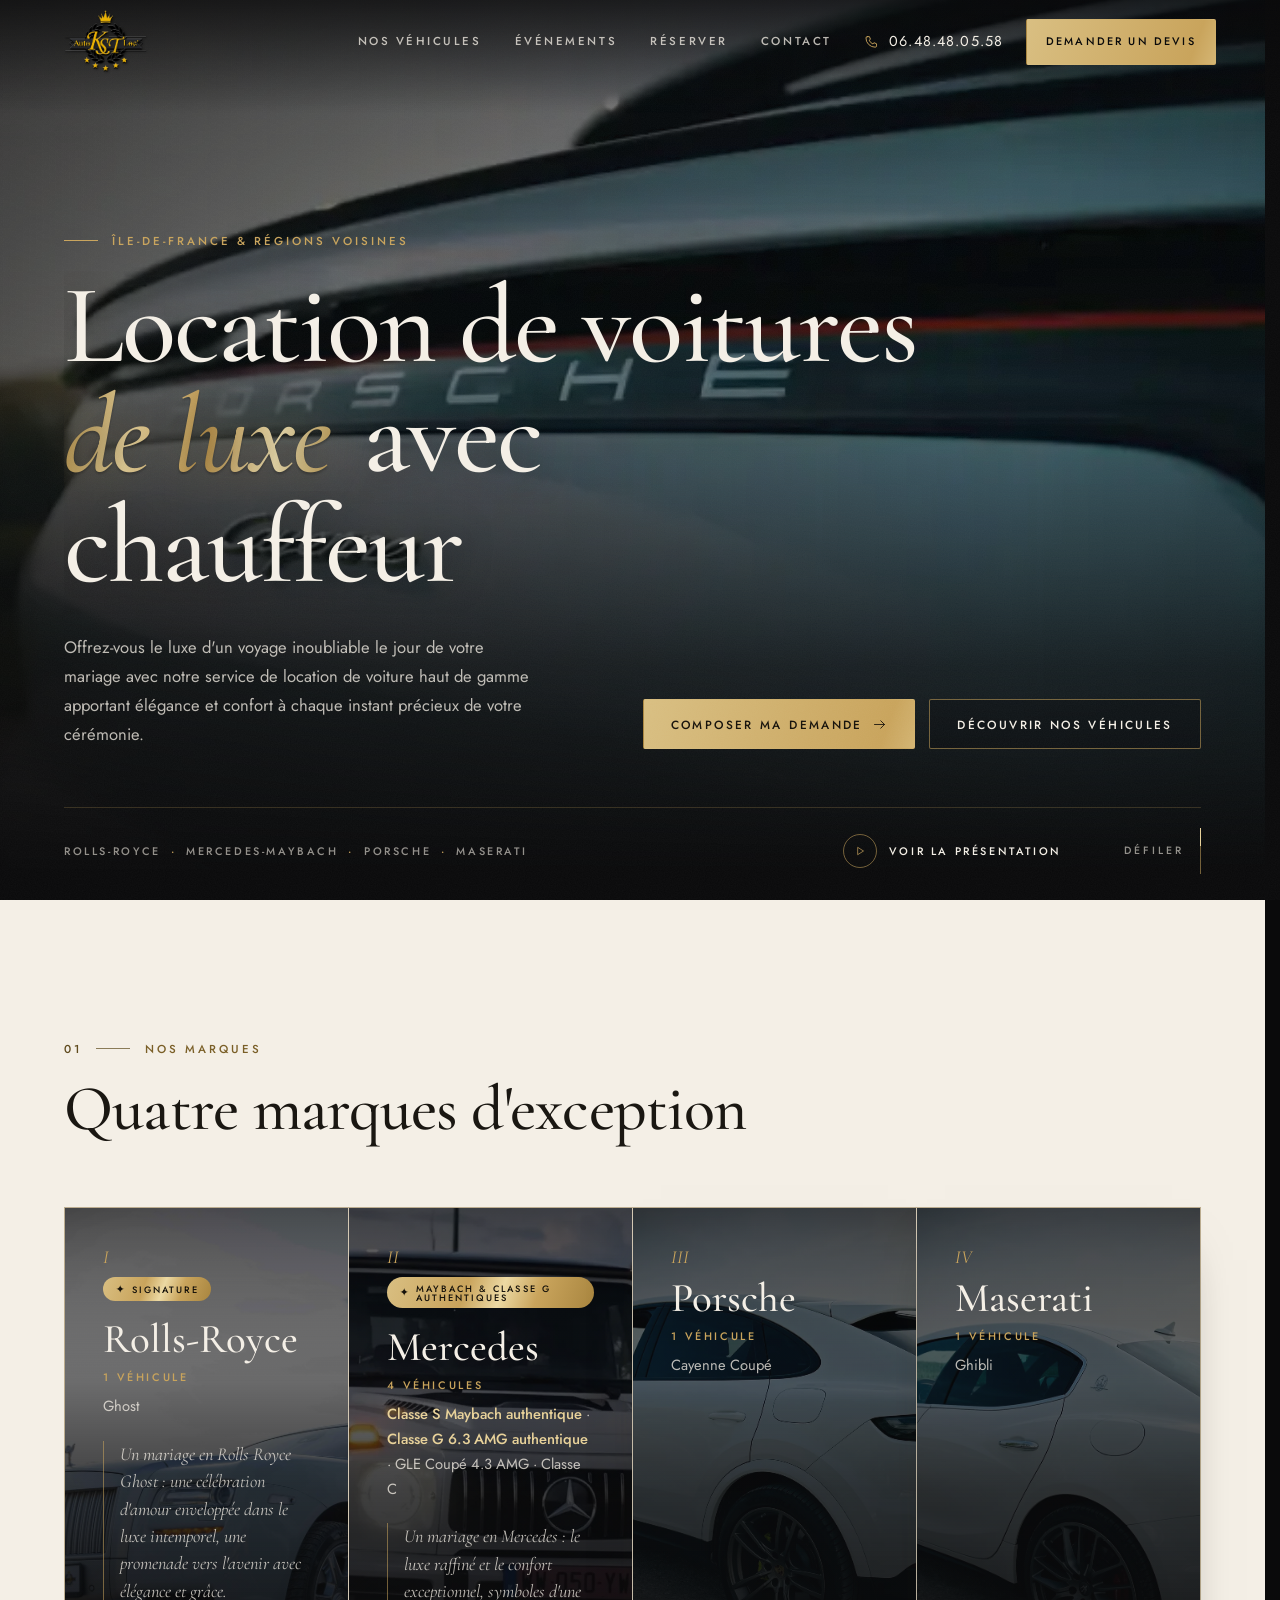
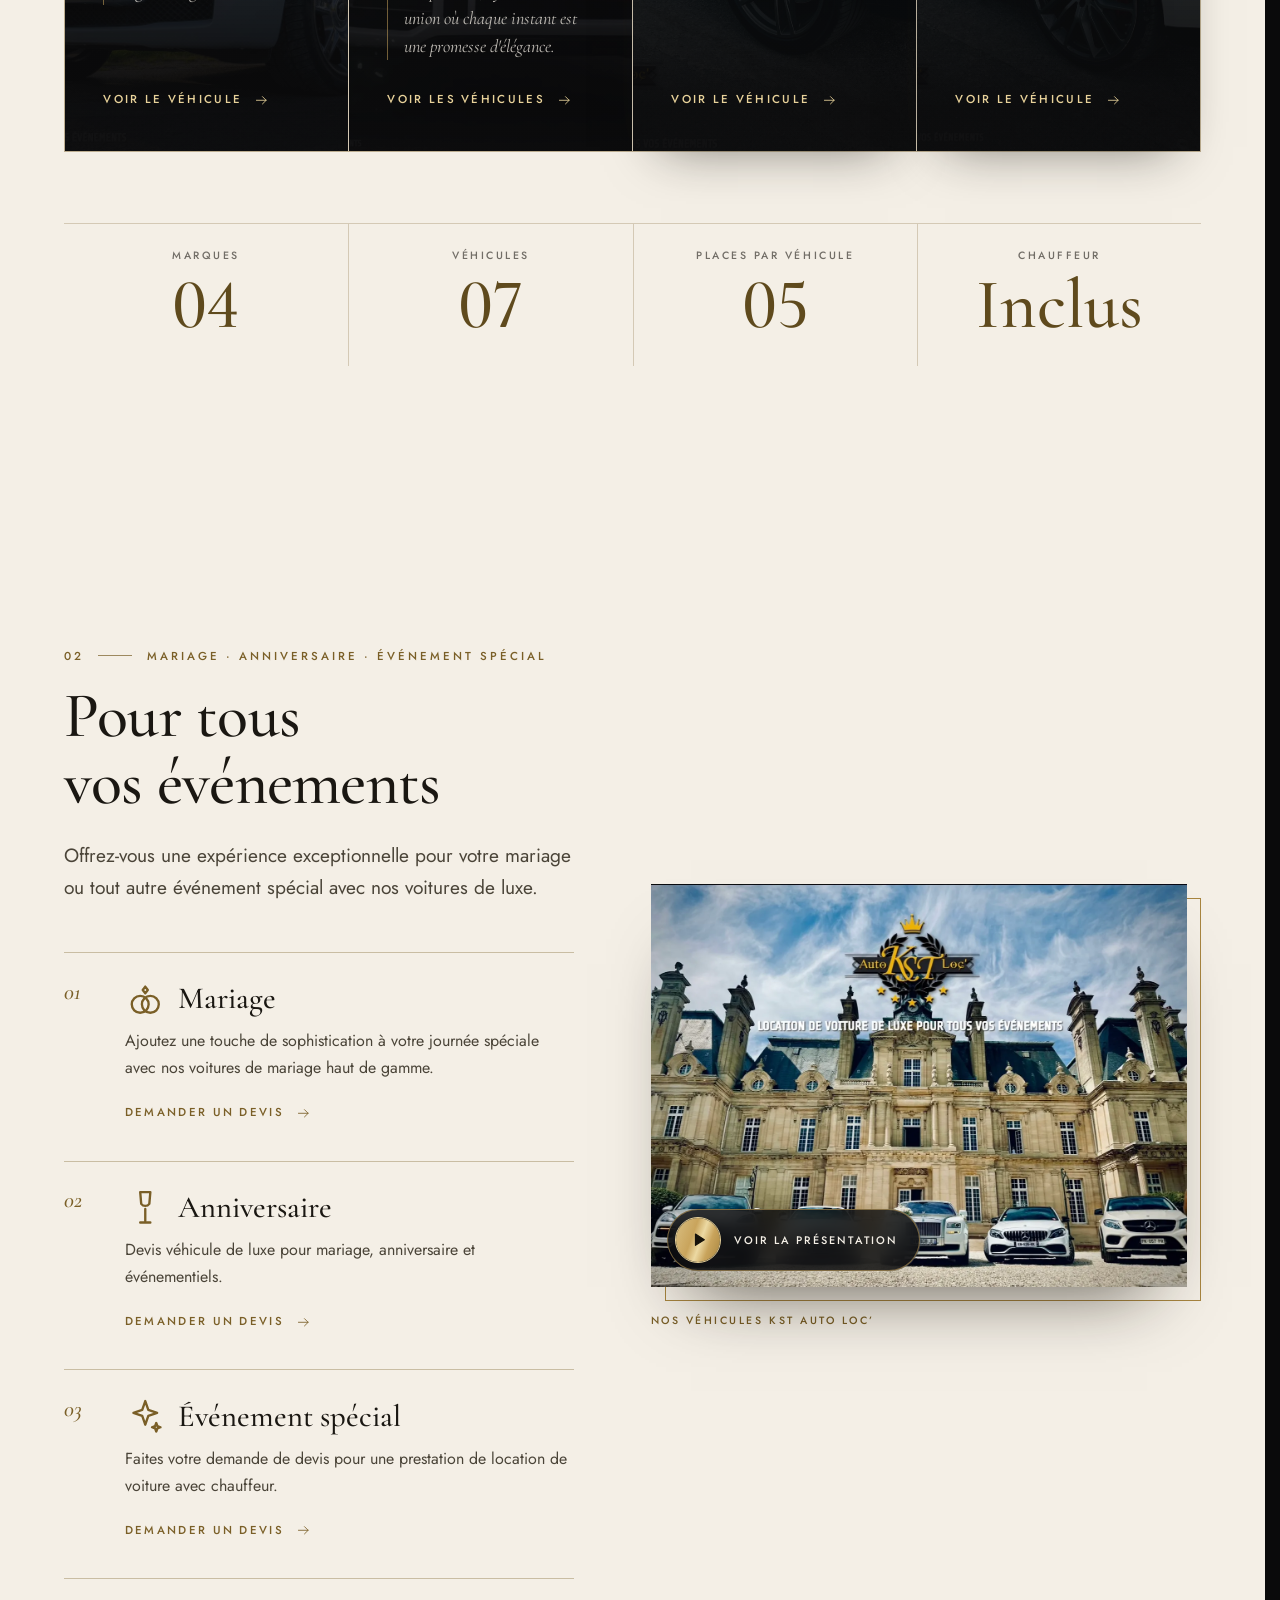
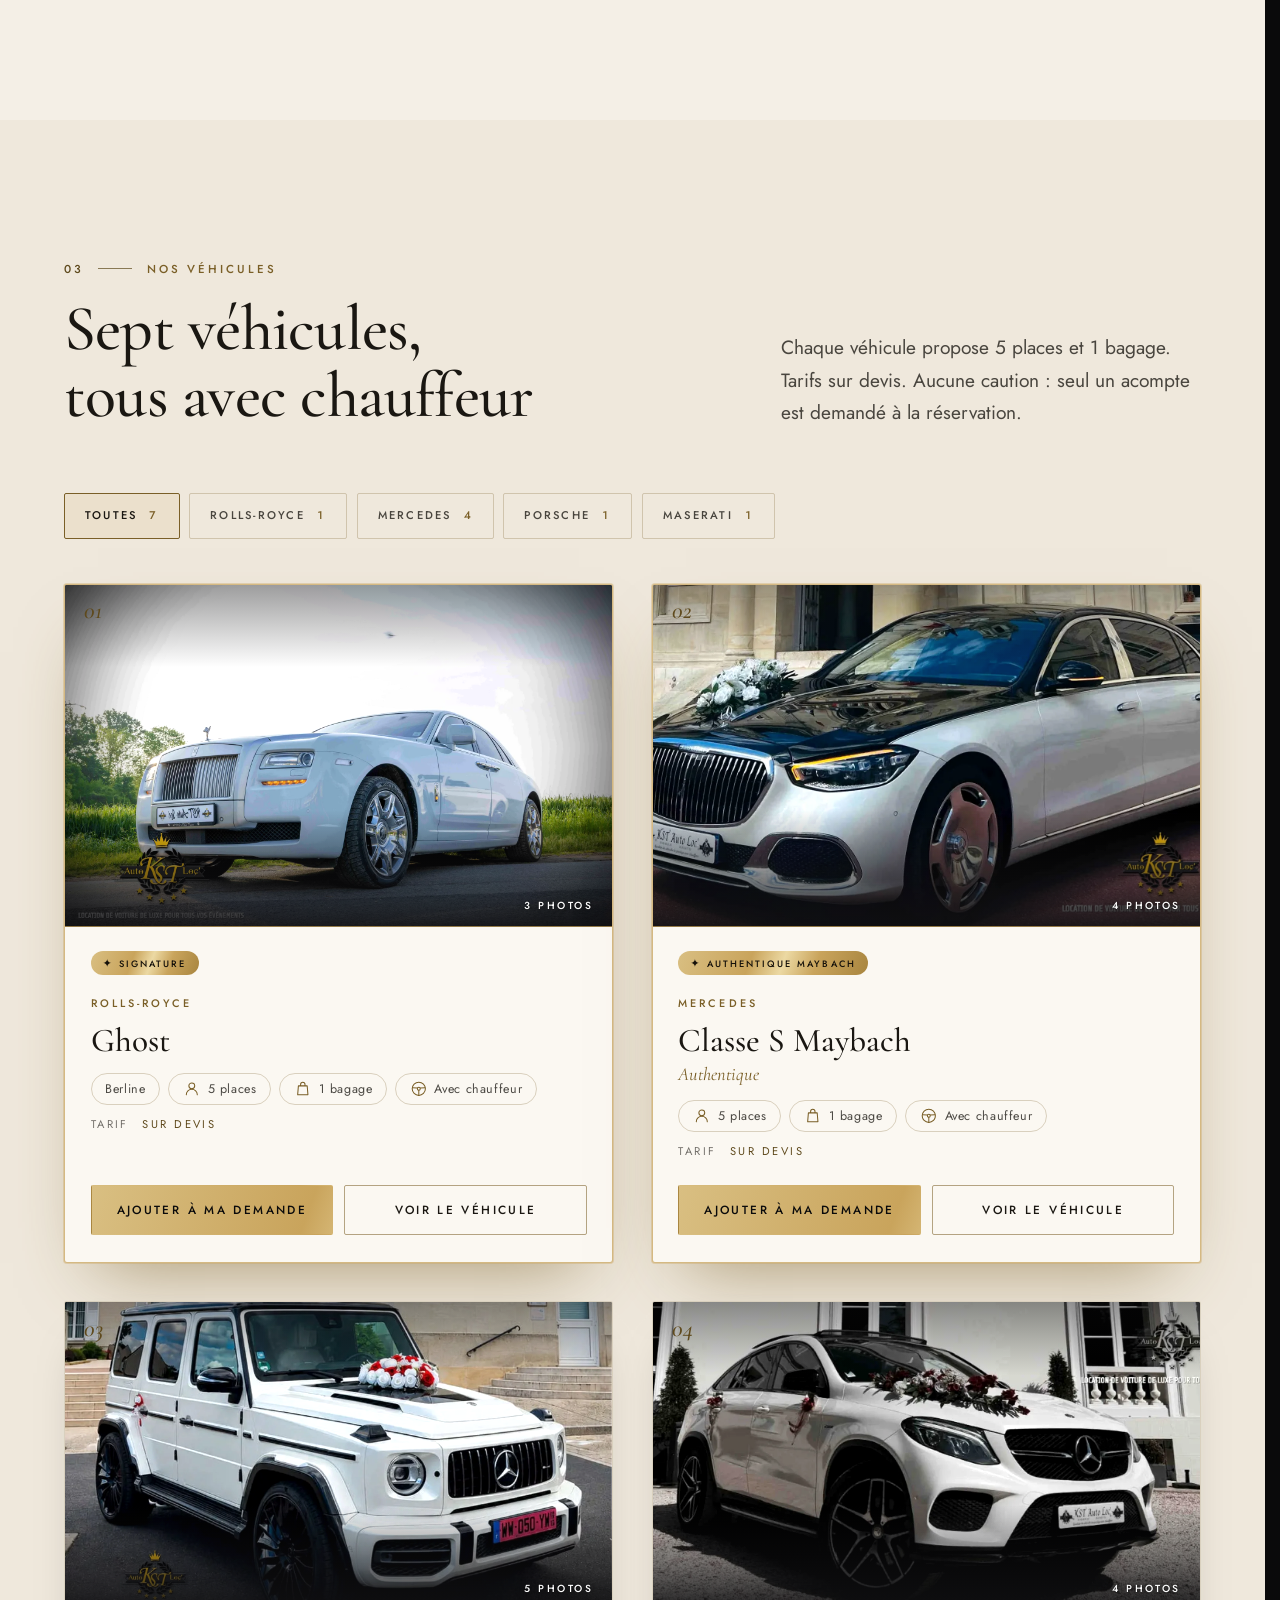
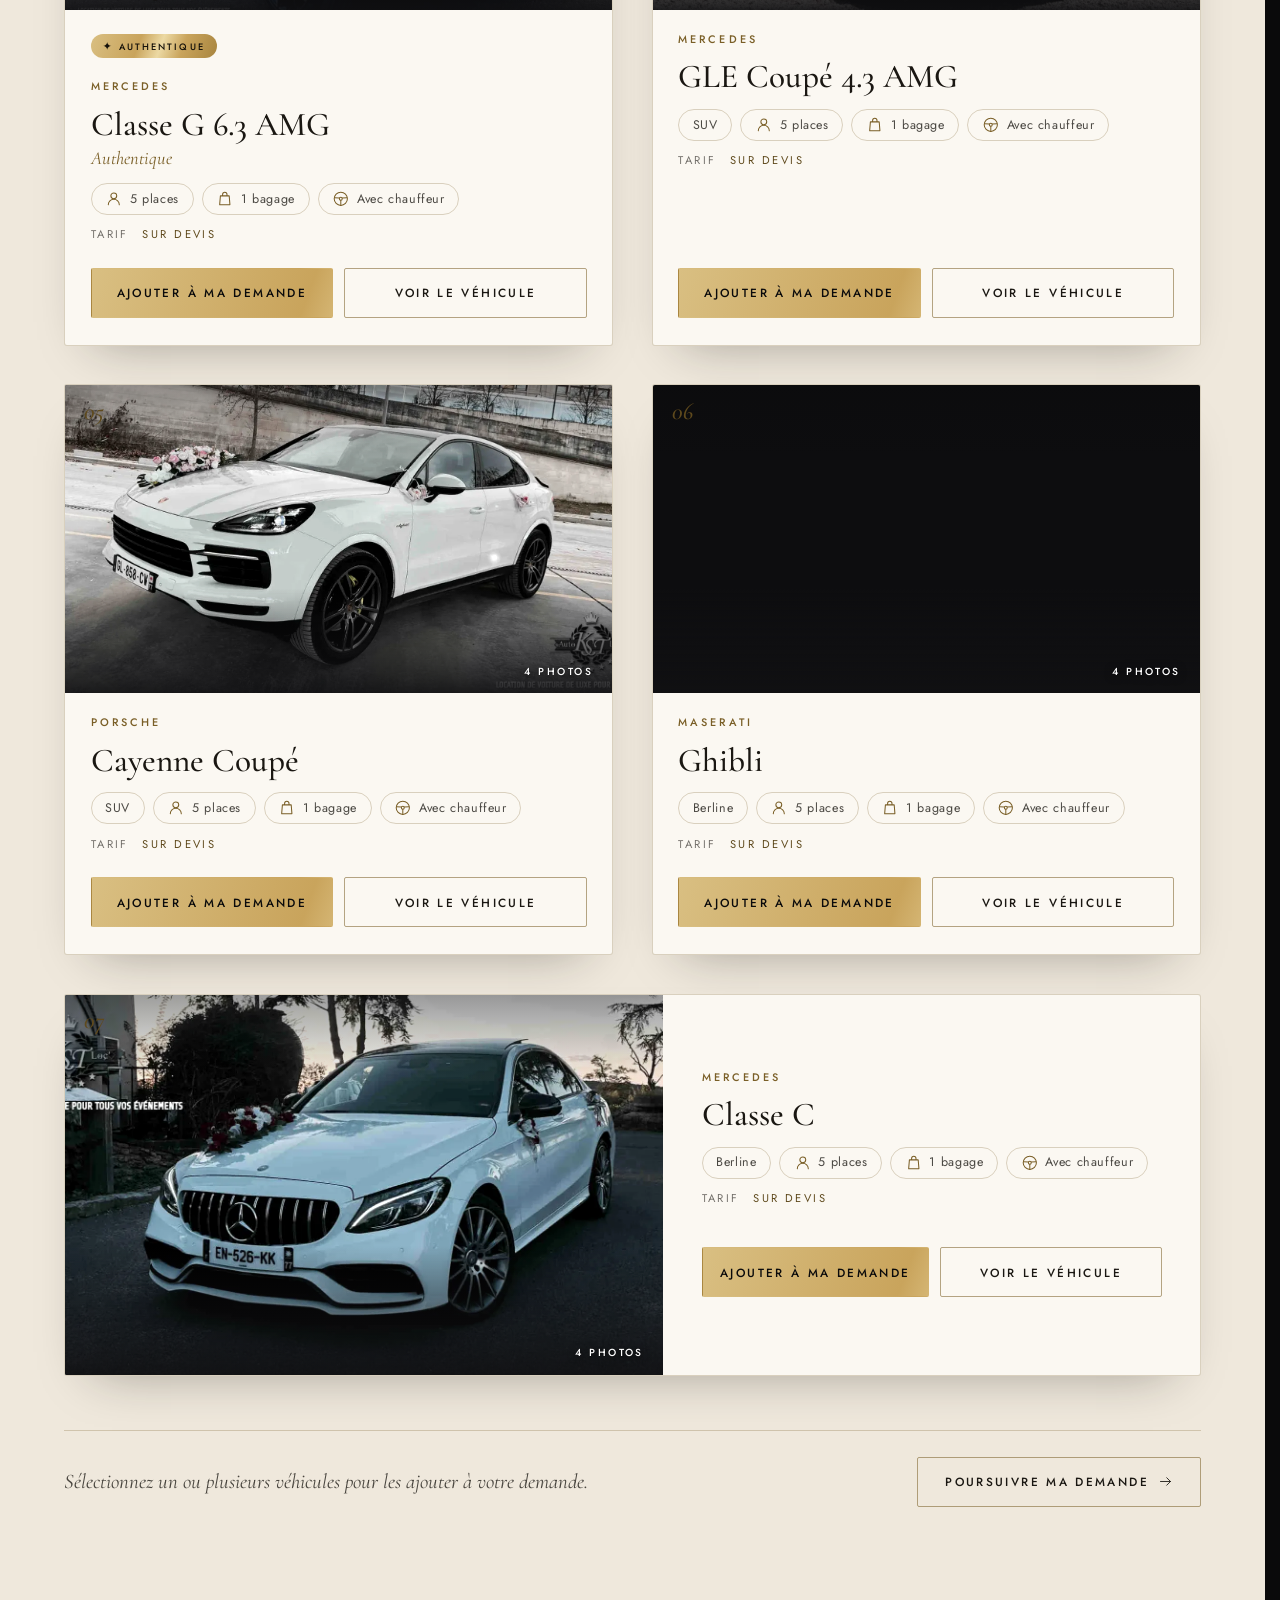
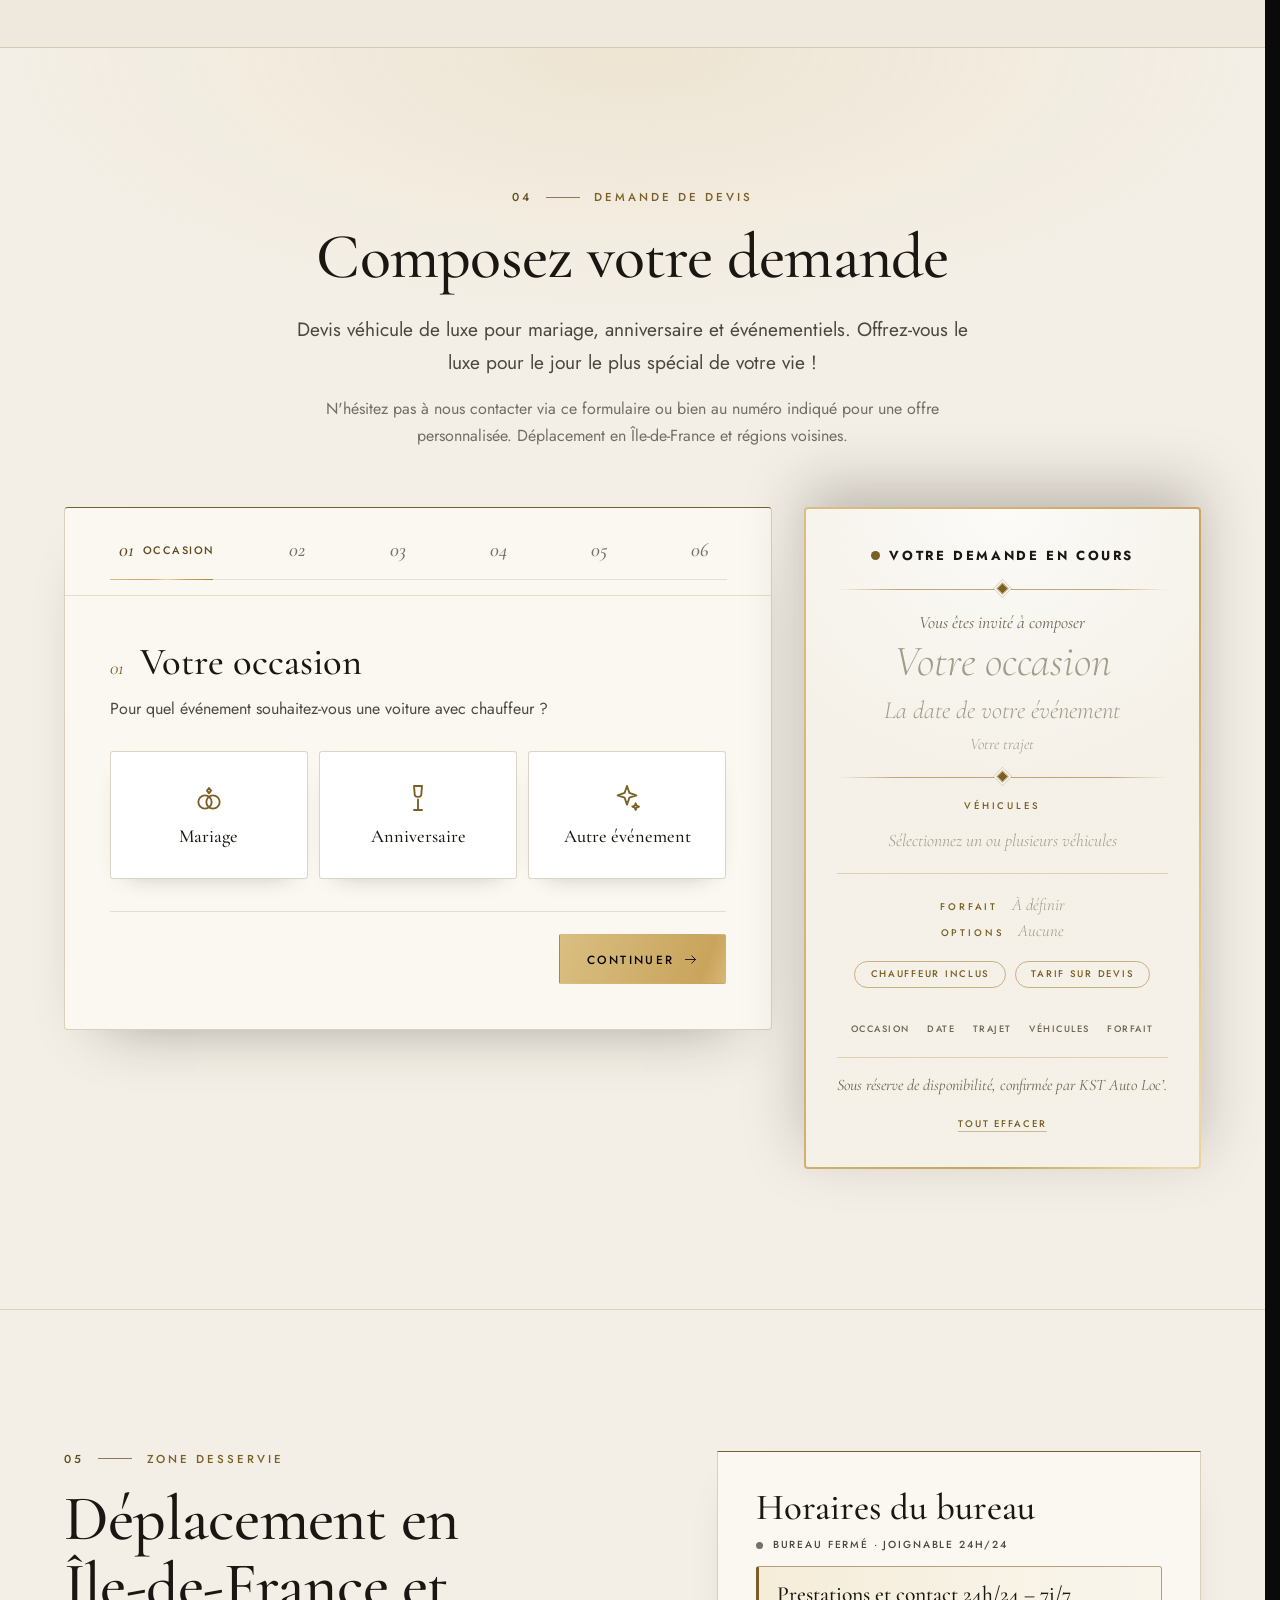
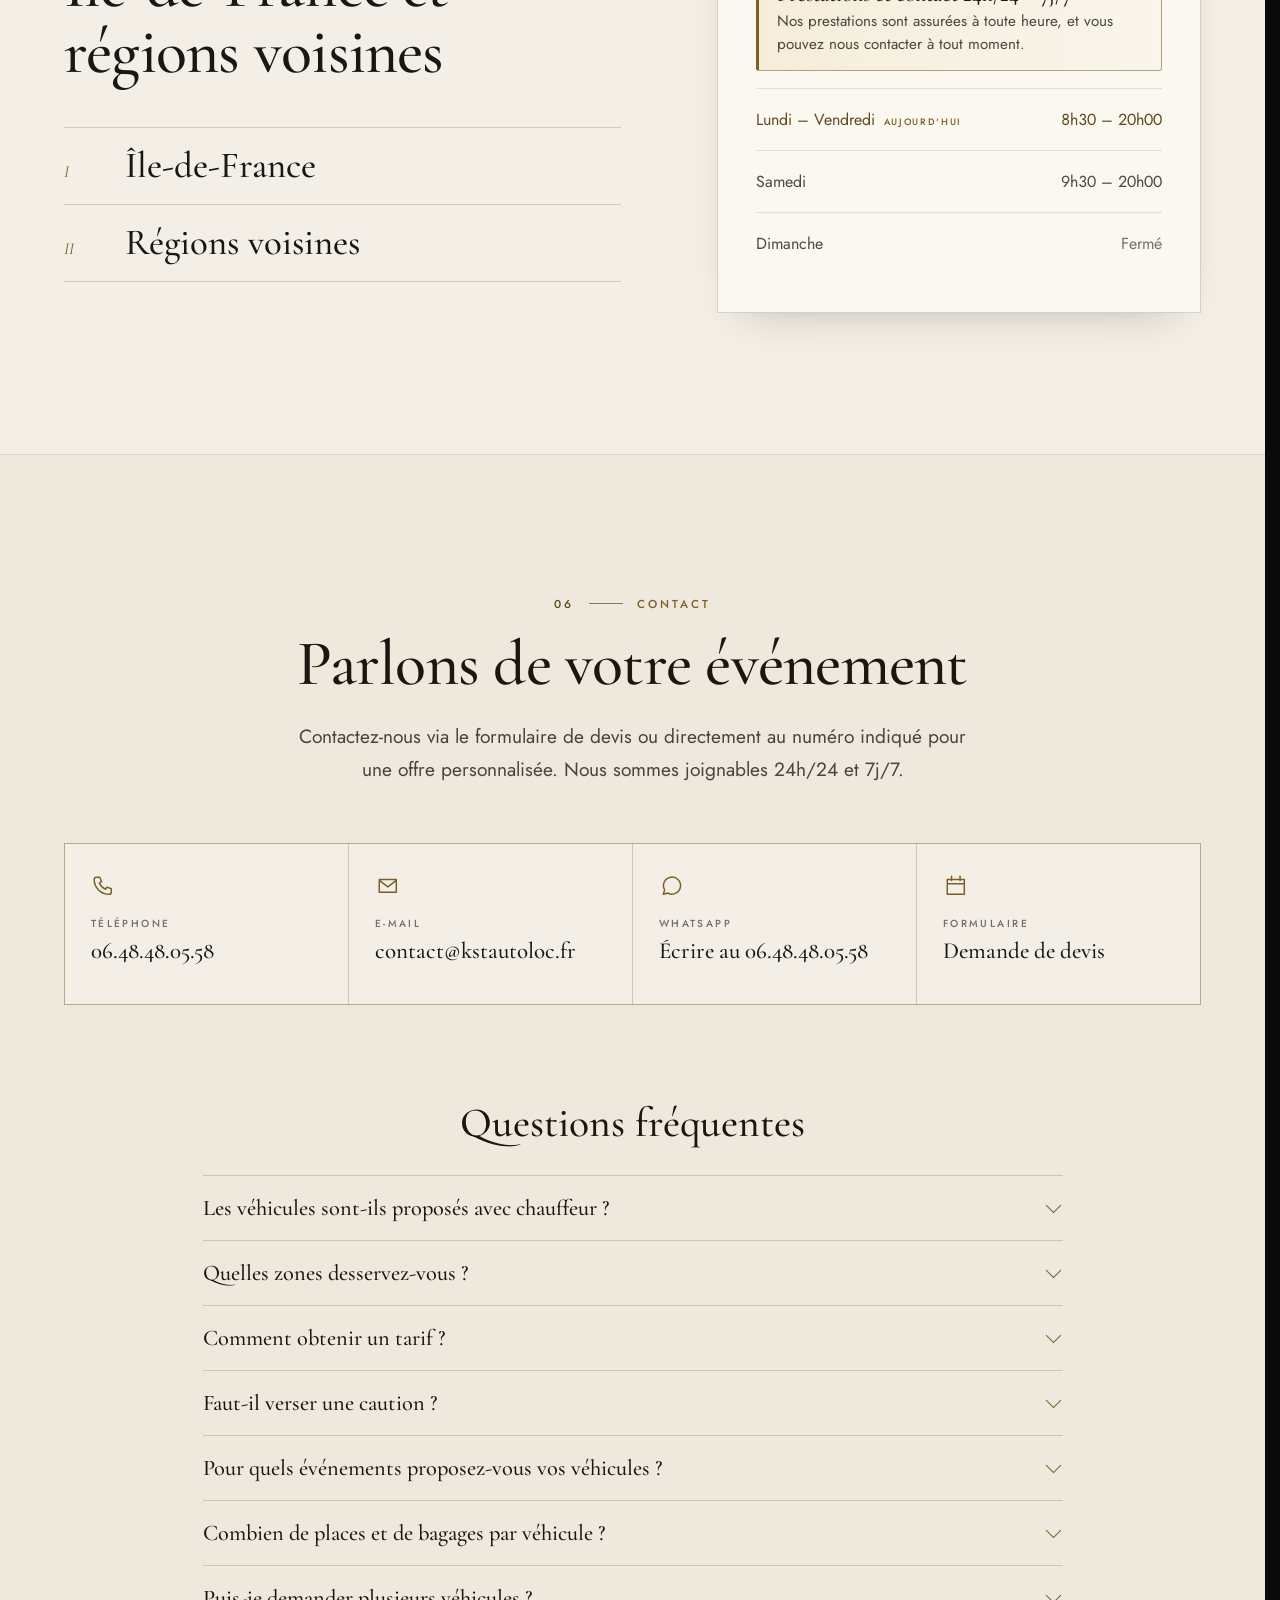
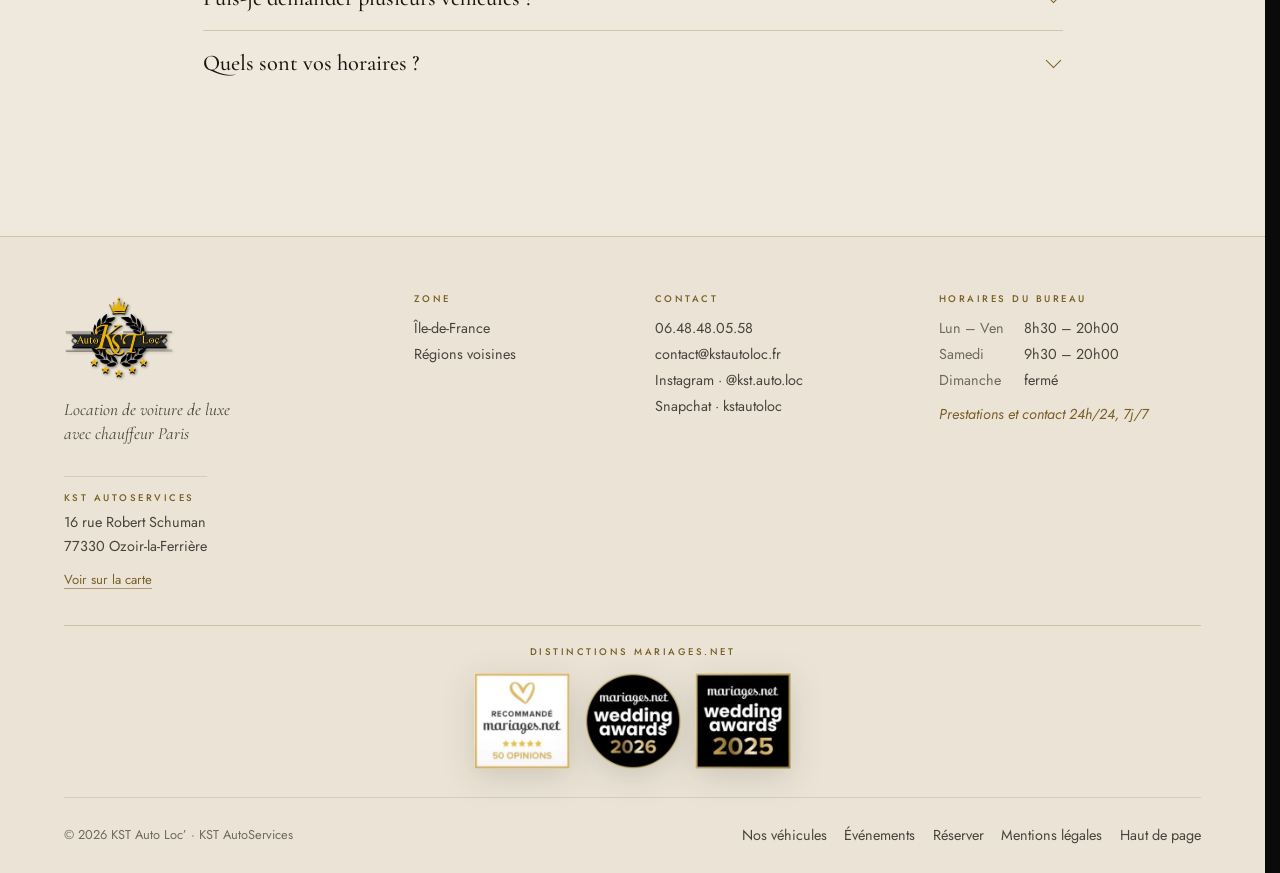
<file: nos-vehicules/index.html>
<!doctype html>
<html lang="fr">
<head>
  <meta charset="utf-8">
  <meta name="viewport" content="width=device-width, initial-scale=1">
  <title>Nos véhicules – KST Auto Loc’</title>
  <meta name="robots" content="noindex, follow">
  <meta http-equiv="refresh" content="0; url=/#flotte">
  <script>location.replace('/#flotte');</script>
</head>
<body>
  <p>Redirection vers la flotte… Si rien ne se passe, <a href="/#flotte">voir nos véhicules</a>.</p>
</body>
</html>
</file>
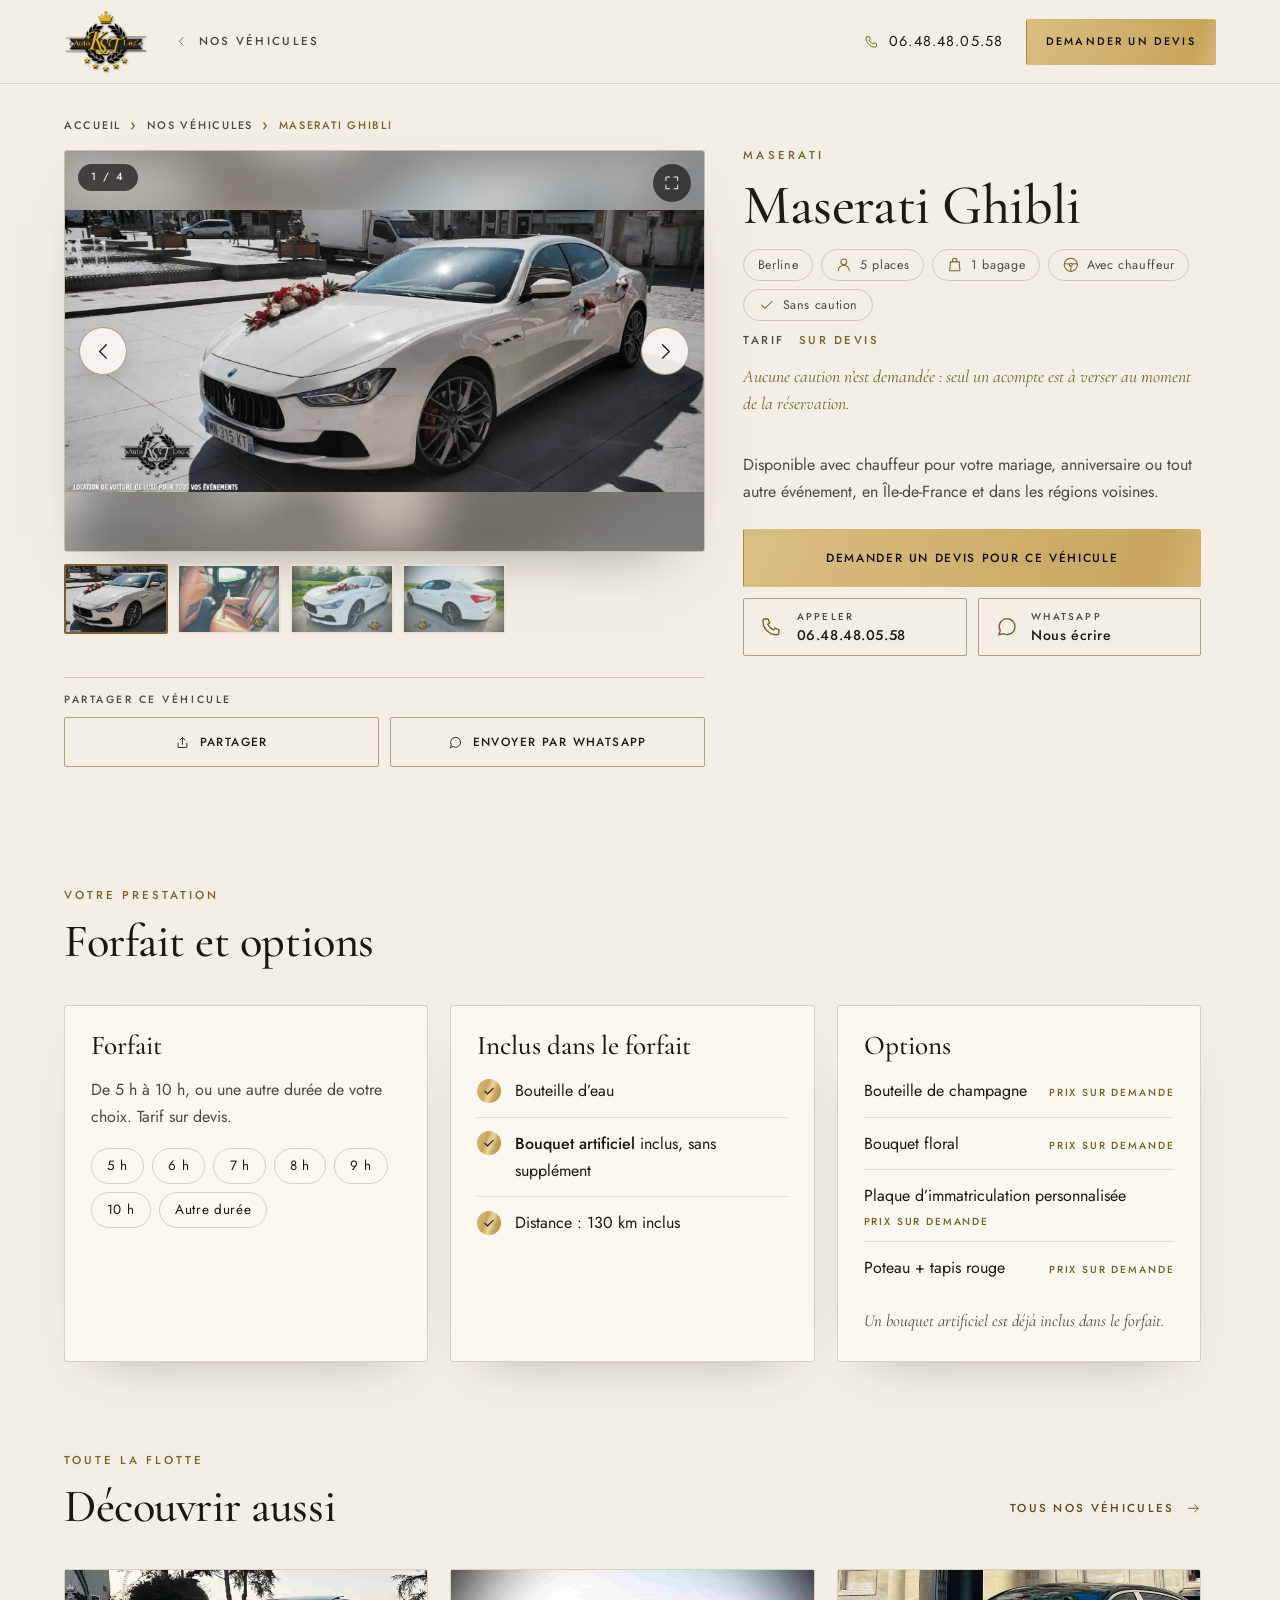
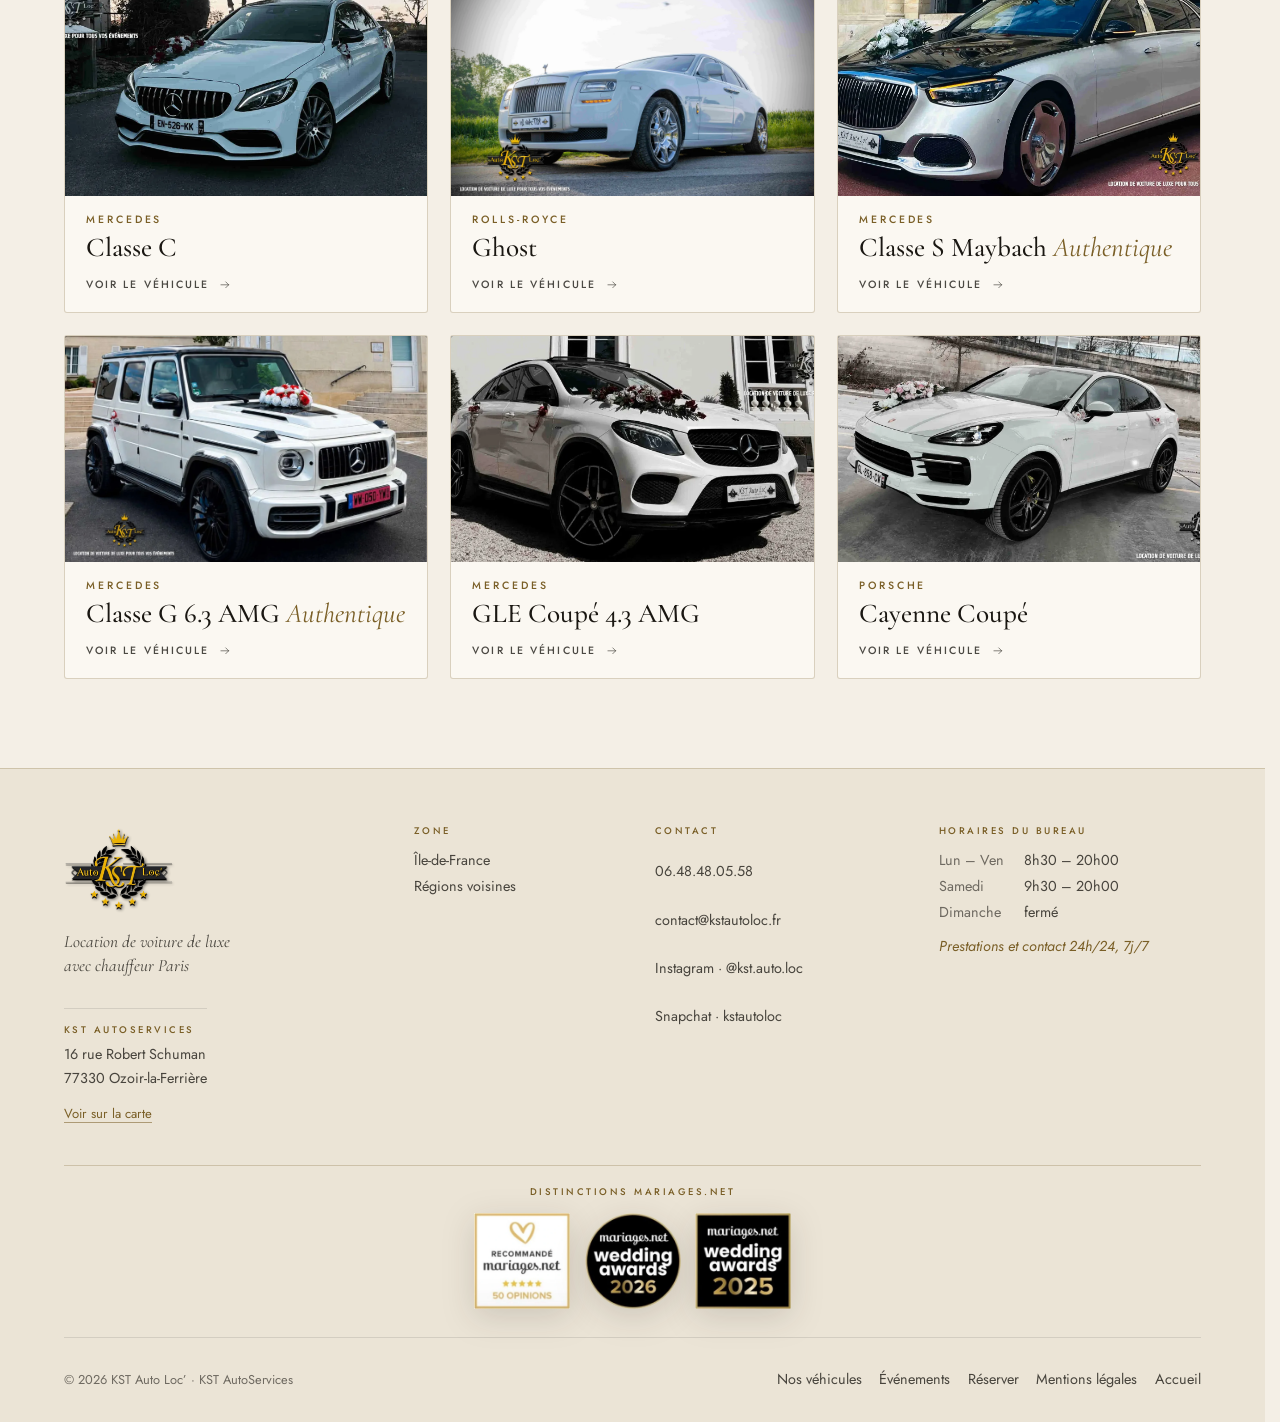
<file: nos-vehicules/maserati-ghibli/index.html>
<!doctype html>
<html lang="fr" class="vp">
<head>
  <meta charset="utf-8">
  <meta name="viewport" content="width=device-width, initial-scale=1, viewport-fit=cover">
  <title>Location Maserati Ghibli avec chauffeur | KST Auto Loc’</title>
  <meta name="description" content="Location Maserati Ghibli avec chauffeur pour mariage et événement en Île-de-France. 5 places, sans caution, devis sur demande.">
  <meta name="keywords" content="location Maserati Ghibli mariage, location Maserati Ghibli avec chauffeur, voiture de mariage Maserati, Maserati avec chauffeur Île-de-France, location voiture de luxe avec chauffeur, location voiture mariage, KST Auto Loc, Ozoir-la-Ferrière">
  <meta name="robots" content="index, follow, max-image-preview:large, max-snippet:-1, max-video-preview:-1">
  <meta name="theme-color" content="#f4efe6">
  <meta name="color-scheme" content="light">
  <link rel="canonical" href="https://kstautoloc.fr/nos-vehicules/maserati-ghibli/">
  <link rel="alternate" hreflang="fr-FR" href="https://kstautoloc.fr/nos-vehicules/maserati-ghibli/">
  <link rel="alternate" hreflang="x-default" href="https://kstautoloc.fr/nos-vehicules/maserati-ghibli/">

  <meta property="og:type" content="website">
  <meta property="og:locale" content="fr_FR">
  <meta property="og:site_name" content="KST Auto Loc’">
  <meta property="og:title" content="Location Maserati Ghibli avec chauffeur | KST Auto Loc’">
  <meta property="og:description" content="Location Maserati Ghibli avec chauffeur pour mariage et événement en Île-de-France. 5 places, sans caution, devis sur demande.">
  <meta property="og:url" content="https://kstautoloc.fr/nos-vehicules/maserati-ghibli/">
  <meta property="og:image" content="https://kstautoloc.fr/assets/img/og/maserati-ghibli.jpg">
  <meta property="og:image:secure_url" content="https://kstautoloc.fr/assets/img/og/maserati-ghibli.jpg">
  <meta property="og:image:type" content="image/jpeg">
  <meta property="og:image:width" content="1200">
  <meta property="og:image:height" content="630">
  <meta property="og:image:alt" content="Maserati Ghibli – Location avec chauffeur · Île-de-France &amp; régions voisines">
  <meta name="twitter:card" content="summary_large_image">
  <meta name="twitter:title" content="Location Maserati Ghibli avec chauffeur | KST Auto Loc’">
  <meta name="twitter:description" content="Location Maserati Ghibli avec chauffeur pour mariage et événement en Île-de-France. 5 places, sans caution, devis sur demande.">
  <meta name="twitter:image" content="https://kstautoloc.fr/assets/img/og/maserati-ghibli.jpg">
  <meta name="twitter:image:alt" content="Maserati Ghibli – Location avec chauffeur · Île-de-France &amp; régions voisines">

  <link rel="icon" href="/assets/favicon.svg" type="image/svg+xml">
  <link rel="apple-touch-icon" href="/assets/apple-touch-icon.png">

  <link rel="preconnect" href="https://fonts.googleapis.com">
  <link rel="preconnect" href="https://fonts.gstatic.com" crossorigin>
  <link rel="stylesheet" href="https://fonts.googleapis.com/css2?family=Cormorant+Garamond:ital,wght@0,400;0,500;0,600;1,400;1,500&family=Jost:wght@300;400;500&display=swap">
  <link rel="preload" as="image" href="/assets/img/maserati/ghbli/ghibli.webp" fetchpriority="high">
  <link rel="stylesheet" href="/assets/css/style.css?v=202610051949">

  <script type="application/ld+json">
{
  "@context": "https://schema.org",
  "@graph": [
    {
      "@type": "BreadcrumbList",
      "itemListElement": [
        {
          "@type": "ListItem",
          "position": 1,
          "name": "Accueil",
          "item": "https://kstautoloc.fr/"
        },
        {
          "@type": "ListItem",
          "position": 2,
          "name": "Nos véhicules",
          "item": "https://kstautoloc.fr/#flotte"
        },
        {
          "@type": "ListItem",
          "position": 3,
          "name": "Maserati Ghibli",
          "item": "https://kstautoloc.fr/nos-vehicules/maserati-ghibli/"
        }
      ]
    },
    {
      "@type": "Product",
      "name": "Maserati Ghibli",
      "url": "https://kstautoloc.fr/nos-vehicules/maserati-ghibli/",
      "image": [
        "https://kstautoloc.fr/assets/img/maserati/ghbli/ghibli.webp",
        "https://kstautoloc.fr/assets/img/maserati/ghbli/image1.webp",
        "https://kstautoloc.fr/assets/img/maserati/ghbli/image0.webp",
        "https://kstautoloc.fr/assets/img/maserati/ghbli/image2.webp"
      ],
      "brand": {
        "@type": "Brand",
        "name": "Maserati"
      },
      "category": "Location de voiture avec chauffeur",
      "description": "Location Maserati Ghibli avec chauffeur pour mariage et événement en Île-de-France. 5 places, sans caution, devis sur demande."
    }
  ]
}
  </script>
</head>

<body>
  <!-- Page générée par tools/build-vehicles.mjs : ne pas modifier à la main. -->
  <a class="skip" href="#contenu">Aller au contenu</a>

  <svg width="0" height="0" style="position:absolute" aria-hidden="true" focusable="false">
    <defs>
      <symbol id="i-phone" viewBox="0 0 24 24"><path d="M5 4h3.2l1.6 4-2 1.4a11 11 0 0 0 5.8 5.8l1.4-2 4 1.6V18a2 2 0 0 1-2 2A14 14 0 0 1 3 6a2 2 0 0 1 2-2z"/></symbol>
      <symbol id="i-arrow" viewBox="0 0 24 24"><path d="M4 12h16M14 6l6 6-6 6"/></symbol>
      <symbol id="i-close" viewBox="0 0 24 24"><path d="M6 6l12 12M18 6L6 18"/></symbol>
      <symbol id="i-check" viewBox="0 0 24 24"><path d="M5 12.5l4.5 4.5L19 7.5"/></symbol>
      <symbol id="i-chev-l" viewBox="0 0 24 24"><path d="M15 5l-7 7 7 7"/></symbol>
      <symbol id="i-chev-r" viewBox="0 0 24 24"><path d="M9 5l7 7-7 7"/></symbol>
      <symbol id="i-seat" viewBox="0 0 24 24"><circle cx="12" cy="8" r="4"/><path d="M4.5 20a7.5 7.5 0 0 1 15 0"/></symbol>
      <symbol id="i-bag" viewBox="0 0 24 24"><path d="M6 8h12l1 12H5zM9 8V6a3 3 0 0 1 6 0v2"/></symbol>
      <symbol id="i-wheel" viewBox="0 0 24 24"><circle cx="12" cy="12" r="9"/><circle cx="12" cy="12" r="2"/><path d="M3.5 10.5l6.5.5M20.5 10.5L14 11M12 14v7"/></symbol>
      <symbol id="i-chat" viewBox="0 0 24 24"><path d="M4 20l1.3-4.2A8 8 0 1 1 8.4 18.8z"/></symbol>
      <symbol id="i-share" viewBox="0 0 24 24"><path d="M12 15V4M8 8l4-4 4 4M5 13v7h14v-7"/></symbol>
      <symbol id="i-expand" viewBox="0 0 24 24"><path d="M4 9V4h5M20 9V4h-5M4 15v5h5M20 15v5h-5"/></symbol>
    </defs>
  </svg>

  <header class="site-header is-scrolled vp-header">
    <div class="site-header__inner">
      <a class="site-logo" href="/" aria-label="KST Auto Loc’ – retour à l’accueil">
        <img src="/assets/img/logo/logo-kst.webp" alt="KST Auto Loc’" width="873" height="676">
      </a>
      <a class="back-link vp-back" href="/#flotte"><svg class="ico" aria-hidden="true"><use href="#i-chev-l"/></svg><span>Nos véhicules</span></a>
      <div class="site-header__actions">
        <a class="header-phone" href="tel:+33648480558" aria-label="Appeler le 06.48.48.05.58">
          <svg class="ico" aria-hidden="true"><use href="#i-phone"/></svg>
          <span>06.48.48.05.58</span>
        </a>
        <a class="btn btn--gold btn--sm" href="/?vehicule=ghibli#reservation">Demander un devis</a>
      </div>
    </div>
  </header>

  <main id="contenu" class="vp-main">
    <div class="container">

      <nav class="vp-crumbs" aria-label="Fil d’Ariane">
        <ol>
          <li><a href="/">Accueil</a></li>
          <li><a href="/#flotte">Nos véhicules</a></li>
          <li><span aria-current="page">Maserati Ghibli</span></li>
        </ol>
      </nav>

      <div class="vp-hero">

        <div class="vp-gallery" data-gallery role="group" aria-roledescription="carrousel" aria-label="Photos : Maserati Ghibli">
          <div class="vp-stage">
            <div class="vp-track" id="vp-track" data-track>
          <div class="vp-slide" role="group" aria-roledescription="diapositive" aria-label="Photo 1 sur 4">
            <img class="vp-slide__bg" src="/assets/img/maserati/ghbli/ghibli.webp" alt="" aria-hidden="true" width="1800" height="795" decoding="async">
            <button class="vp-slide__open" type="button" data-open="0" aria-haspopup="dialog">
              <img src="/assets/img/maserati/ghbli/ghibli.webp" alt="Maserati Ghibli blanche décorée de fleurs rouges et blanches, vue avant trois-quarts sur une place" width="1800" height="795" fetchpriority="high" decoding="async">
              <span class="vh">Agrandir la photo</span>
              <span class="vp-slide__zoom" aria-hidden="true"><svg class="ico" aria-hidden="true"><use href="#i-expand"/></svg></span>
            </button>
          </div>
          <div class="vp-slide" role="group" aria-roledescription="diapositive" aria-label="Photo 2 sur 4">
            <img class="vp-slide__bg" src="/assets/img/maserati/ghbli/image1.webp" alt="" aria-hidden="true" width="1800" height="1350" loading="lazy" decoding="async">
            <button class="vp-slide__open" type="button" data-open="1" aria-haspopup="dialog">
              <img src="/assets/img/maserati/ghbli/image1.webp" alt="Intérieur en cuir brun de la Maserati Ghibli : banquette arrière et accoudoir central" width="1800" height="1350" loading="lazy" decoding="async">
              <span class="vh">Agrandir la photo</span>
              <span class="vp-slide__zoom" aria-hidden="true"><svg class="ico" aria-hidden="true"><use href="#i-expand"/></svg></span>
            </button>
          </div>
          <div class="vp-slide" role="group" aria-roledescription="diapositive" aria-label="Photo 3 sur 4">
            <img class="vp-slide__bg" src="/assets/img/maserati/ghbli/image0.webp" alt="" aria-hidden="true" width="1800" height="1350" loading="lazy" decoding="async">
            <button class="vp-slide__open" type="button" data-open="2" aria-haspopup="dialog">
              <img src="/assets/img/maserati/ghbli/image0.webp" alt="Maserati Ghibli blanche avec un bouquet de roses rouges et blanches sur le capot, vue avant devant un champ" width="1800" height="1350" loading="lazy" decoding="async">
              <span class="vh">Agrandir la photo</span>
              <span class="vp-slide__zoom" aria-hidden="true"><svg class="ico" aria-hidden="true"><use href="#i-expand"/></svg></span>
            </button>
          </div>
          <div class="vp-slide" role="group" aria-roledescription="diapositive" aria-label="Photo 4 sur 4">
            <img class="vp-slide__bg" src="/assets/img/maserati/ghbli/image2.webp" alt="" aria-hidden="true" width="1800" height="1350" loading="lazy" decoding="async">
            <button class="vp-slide__open" type="button" data-open="3" aria-haspopup="dialog">
              <img src="/assets/img/maserati/ghbli/image2.webp" alt="Maserati Ghibli blanche, vue arrière trois-quarts" width="1800" height="1350" loading="lazy" decoding="async">
              <span class="vh">Agrandir la photo</span>
              <span class="vp-slide__zoom" aria-hidden="true"><svg class="ico" aria-hidden="true"><use href="#i-expand"/></svg></span>
            </button>
          </div>
            </div>
            <button class="vp-nav vp-nav--prev" type="button" data-prev aria-label="Photo précédente"><svg class="ico" aria-hidden="true"><use href="#i-chev-l"/></svg></button>
            <button class="vp-nav vp-nav--next" type="button" data-next aria-label="Photo suivante"><svg class="ico" aria-hidden="true"><use href="#i-chev-r"/></svg></button>
            <p class="vp-count" aria-hidden="true"><span data-cur>1</span> / 4</p>
          </div>
          <div class="vp-progress" data-progress="vp-track" aria-hidden="true"><span></span></div>
          <ul class="vp-thumbs" aria-label="Choisir une photo">
          <li><button type="button" data-thumb="0" aria-label="Voir la photo 1 sur 4" aria-current="true"><img src="/assets/img/maserati/ghbli/ghibli.webp" alt="" width="1800" height="795" decoding="async"></button></li>
          <li><button type="button" data-thumb="1" aria-label="Voir la photo 2 sur 4"><img src="/assets/img/maserati/ghbli/image1.webp" alt="" width="1800" height="1350" loading="lazy" decoding="async"></button></li>
          <li><button type="button" data-thumb="2" aria-label="Voir la photo 3 sur 4"><img src="/assets/img/maserati/ghbli/image0.webp" alt="" width="1800" height="1350" loading="lazy" decoding="async"></button></li>
          <li><button type="button" data-thumb="3" aria-label="Voir la photo 4 sur 4"><img src="/assets/img/maserati/ghbli/image2.webp" alt="" width="1800" height="1350" loading="lazy" decoding="async"></button></li>
          </ul>
        </div>

        <div class="vp-info">
          <p class="vp-brand">Maserati</p>
          <h1 class="vp-title" id="vp-title">Maserati Ghibli</h1>
          <ul class="chips vp-chips">
            <li>Berline</li>
            <li><svg class="ico" aria-hidden="true"><use href="#i-seat"/></svg>5 places</li>
            <li><svg class="ico" aria-hidden="true"><use href="#i-bag"/></svg>1 bagage</li>
            <li><svg class="ico" aria-hidden="true"><use href="#i-wheel"/></svg>Avec chauffeur</li>
            <li><svg class="ico" aria-hidden="true"><use href="#i-check"/></svg>Sans caution</li>
          </ul>
          <p class="vp-price">Tarif <span>Sur devis</span></p>
          <p class="vp-assure">Aucune caution n’est demandée : seul un acompte est à verser au moment de la réservation.</p>
          <div class="vp-text">
            <p>Disponible avec chauffeur pour votre mariage, anniversaire ou tout autre événement, en Île-de-France et dans les régions voisines.</p>
          </div>

          <div class="vp-cta">
            <a class="btn btn--gold btn--block vp-cta__main" href="/?vehicule=ghibli#reservation">Demander un devis pour ce véhicule</a>
            <div class="vp-cta__row">
              <a class="btn btn--ghost vp-contact" href="tel:+33648480558"><svg class="ico" aria-hidden="true"><use href="#i-phone"/></svg><span><small>Appeler</small><b>06.48.48.05.58</b></span></a>
              <a class="btn btn--ghost vp-contact" href="https://wa.me/33648480558" target="_blank" rel="noopener"><svg class="ico" aria-hidden="true"><use href="#i-chat"/></svg><span><small>WhatsApp</small><b>Nous écrire</b></span></a>
            </div>
          </div>
        </div>

        <div class="vp-share">
          <p class="vp-share__label">Partager ce véhicule</p>
          <div class="vp-cta__row">
            <button class="btn btn--ghost" type="button" data-share hidden data-share-title="Maserati Ghibli – KST Auto Loc’" data-share-text="Maserati Ghibli : location avec chauffeur en Île-de-France" data-share-url="https://kstautoloc.fr/nos-vehicules/maserati-ghibli/"><svg class="ico" aria-hidden="true"><use href="#i-share"/></svg>Partager</button>
            <a class="btn btn--ghost" href="https://wa.me/?text=Maserati%20Ghibli%20%E2%80%93%20KST%20Auto%20Loc%E2%80%99%0Ahttps%3A%2F%2Fkstautoloc.fr%2Fnos-vehicules%2Fmaserati-ghibli%2F" target="_blank" rel="noopener"><svg class="ico" aria-hidden="true"><use href="#i-chat"/></svg>Envoyer par WhatsApp</a>
          </div>
          <p class="vp-share__status" role="status" aria-live="polite" data-share-status></p>
        </div>
      </div>

      <section class="vp-section" aria-labelledby="vp-forfait-title">
        <header class="vp-section__head">
          <p class="eyebrow">Votre prestation</p>
          <h2 class="vp-h2" id="vp-forfait-title">Forfait et options</h2>
        </header>
        <div class="vp-details">
          <div class="vp-box">
            <h3>Forfait</h3>
            <p class="vp-box__lead">De 5 h à 10 h, ou une autre durée de votre choix. Tarif sur devis.</p>
            <ul class="vp-hours" aria-label="Durées proposées">
              <li>5 h</li>
              <li>6 h</li>
              <li>7 h</li>
              <li>8 h</li>
              <li>9 h</li>
              <li>10 h</li>
              <li>Autre durée</li>
            </ul>
          </div>
          <div class="vp-box">
            <h3>Inclus dans le forfait</h3>
            <ul class="vp-ticks">
              <li><span class="vp-tick" aria-hidden="true"><svg class="ico" aria-hidden="true"><use href="#i-check"/></svg></span><span>Bouteille d’eau</span></li>
              <li><span class="vp-tick" aria-hidden="true"><svg class="ico" aria-hidden="true"><use href="#i-check"/></svg></span><span><strong>Bouquet artificiel</strong> inclus, sans supplément</span></li>
              <li><span class="vp-tick" aria-hidden="true"><svg class="ico" aria-hidden="true"><use href="#i-check"/></svg></span><span>Distance : 130 km inclus</span></li>
            </ul>
          </div>
          <div class="vp-box">
            <h3>Options</h3>
            <ul class="vp-opts">
              <li><span>Bouteille de champagne</span><span class="vp-opts__price">Prix sur demande</span></li>
              <li><span>Bouquet floral</span><span class="vp-opts__price">Prix sur demande</span></li>
              <li><span>Plaque d’immatriculation personnalisée</span><span class="vp-opts__price">Prix sur demande</span></li>
              <li><span>Poteau + tapis rouge</span><span class="vp-opts__price">Prix sur demande</span></li>
            </ul>
            <p class="vp-box__note">Un bouquet artificiel est déjà inclus dans le forfait.</p>
          </div>
        </div>
      </section>

      <section class="vp-section" aria-labelledby="vp-more-title">
        <header class="vp-section__head vp-section__head--split">
          <div>
            <p class="eyebrow">Toute la flotte</p>
            <h2 class="vp-h2" id="vp-more-title">Découvrir aussi</h2>
          </div>
          <a class="link-arrow" href="/#flotte">Tous nos véhicules <svg class="ico" aria-hidden="true"><use href="#i-arrow"/></svg></a>
        </header>
        <ul class="vp-more__row" id="vp-more">
        <li>
          <a class="vp-card" href="/nos-vehicules/mercedes-classe-c/" style="--pos:50% 55%">
            <span class="vp-card__media"><img src="/assets/img/mercedes/classe-c/classe-c.webp" alt="" width="1800" height="795" loading="lazy" decoding="async"></span>
            <span class="vp-card__body">
              <span class="vp-card__brand">Mercedes</span>
              <span class="vp-card__name">Classe C</span>
              <span class="vp-card__go">Voir le véhicule <svg class="ico" aria-hidden="true"><use href="#i-arrow"/></svg></span>
            </span>
          </a>
        </li>
        <li>
          <a class="vp-card" href="/nos-vehicules/rolls-royce-ghost/" style="--pos:50% 76%">
            <span class="vp-card__media"><img src="/assets/img/rolls-royce/ghost/image0.webp" alt="" width="1800" height="1201" loading="lazy" decoding="async"></span>
            <span class="vp-card__body">
              <span class="vp-card__brand">Rolls-Royce</span>
              <span class="vp-card__name">Ghost</span>
              <span class="vp-card__go">Voir le véhicule <svg class="ico" aria-hidden="true"><use href="#i-arrow"/></svg></span>
            </span>
          </a>
        </li>
        <li>
          <a class="vp-card" href="/nos-vehicules/mercedes-classe-s-maybach/" style="--pos:42% 50%">
            <span class="vp-card__media"><img src="/assets/img/mercedes/classe-s/classe-s-5.webp" alt="" width="1800" height="884" loading="lazy" decoding="async"></span>
            <span class="vp-card__body">
              <span class="vp-card__brand">Mercedes</span>
              <span class="vp-card__name">Classe S Maybach <em>Authentique</em></span>
              <span class="vp-card__go">Voir le véhicule <svg class="ico" aria-hidden="true"><use href="#i-arrow"/></svg></span>
            </span>
          </a>
        </li>
        <li>
          <a class="vp-card" href="/nos-vehicules/mercedes-classe-g-63-amg/" style="--pos:62% 58%">
            <span class="vp-card__media"><img src="/assets/img/mercedes/classe-g/classe-g-6.webp" alt="" width="1684" height="1080" loading="lazy" decoding="async"></span>
            <span class="vp-card__body">
              <span class="vp-card__brand">Mercedes</span>
              <span class="vp-card__name">Classe G 6.3 AMG <em>Authentique</em></span>
              <span class="vp-card__go">Voir le véhicule <svg class="ico" aria-hidden="true"><use href="#i-arrow"/></svg></span>
            </span>
          </a>
        </li>
        <li>
          <a class="vp-card" href="/nos-vehicules/mercedes-gle-coupe-43-amg/" style="--pos:56% 50%">
            <span class="vp-card__media"><img src="/assets/img/mercedes/gle/gle-coupe-amg.webp" alt="" width="1800" height="795" loading="lazy" decoding="async"></span>
            <span class="vp-card__body">
              <span class="vp-card__brand">Mercedes</span>
              <span class="vp-card__name">GLE Coupé 4.3 AMG</span>
              <span class="vp-card__go">Voir le véhicule <svg class="ico" aria-hidden="true"><use href="#i-arrow"/></svg></span>
            </span>
          </a>
        </li>
        <li>
          <a class="vp-card" href="/nos-vehicules/porsche-cayenne-coupe/" style="--pos:46% 50%">
            <span class="vp-card__media"><img src="/assets/img/porsche/cayenne.webp" alt="" width="1800" height="795" loading="lazy" decoding="async"></span>
            <span class="vp-card__body">
              <span class="vp-card__brand">Porsche</span>
              <span class="vp-card__name">Cayenne Coupé</span>
              <span class="vp-card__go">Voir le véhicule <svg class="ico" aria-hidden="true"><use href="#i-arrow"/></svg></span>
            </span>
          </a>
        </li>
        </ul>
        <div class="vp-progress" data-progress="vp-more" aria-hidden="true"><span></span></div>
      </section>

    </div>
  </main>

  <footer class="footer">
    <div class="container">
      <div class="footer__top">
        <div class="footer__brand">
          <img src="/assets/img/logo/logo-footer.webp" alt="KST Auto Loc’" width="444" height="344" loading="lazy" decoding="async">
          <p>Location de voiture de luxe avec chauffeur Paris</p>
          <address class="footer__addr">
            <strong>KST AutoServices</strong>
            <span>16 rue Robert Schuman</span>
            <span>77330 Ozoir-la-Ferrière</span>
            <a href="https://www.google.com/maps/search/?api=1&amp;query=16+rue+Robert+Schuman+77330+Ozoir-la-Ferri%C3%A8re" target="_blank" rel="noopener">Voir sur la carte</a>
          </address>
        </div>
        <div>
          <h2 class="footer__h">Zone</h2>
          <ul>
            <li>Île-de-France</li>
            <li>Régions voisines</li>
          </ul>
        </div>
        <div>
          <h2 class="footer__h">Contact</h2>
          <ul>
            <li><a href="tel:+33648480558">06.48.48.05.58</a></li>
            <li><a href="mailto:contact@kstautoloc.fr">contact@kstautoloc.fr</a></li>
            <li><a href="https://www.instagram.com/kst.auto.loc/" target="_blank" rel="noopener">Instagram · @kst.auto.loc</a></li>
            <li><a href="https://www.snapchat.com/add/kstautoloc" target="_blank" rel="noopener">Snapchat · kstautoloc</a></li>
          </ul>
        </div>
        <div>
          <h2 class="footer__h">Horaires du bureau</h2>
          <ul>
            <li><span>Lun – Ven</span> 8h30 – 20h00</li>
            <li><span>Samedi</span> 9h30 – 20h00</li>
            <li><span>Dimanche</span> fermé</li>
            <li class="footer__always">Prestations et contact 24h/24, 7j/7</li>
          </ul>
        </div>
      </div>
      <div class="footer__labels">
        <p class="footer__h">Distinctions mariages.net</p>
        <ul>
          <li><a href="https://www.mariages.net/voiture-mariage/kst-auto-loc--e322516" target="_blank" rel="noopener" aria-label="Recommandé mariages.net, 5 étoiles, 50 opinions — voir la fiche"><img src="/assets/img/labels/recommande.webp" alt="Recommandé mariages.net — 5 étoiles, 50 opinions" width="440" height="440" loading="lazy" decoding="async"></a></li>
          <li><a href="https://www.mariages.net/voiture-mariage/kst-auto-loc--e322516" target="_blank" rel="noopener" aria-label="mariages.net Wedding Awards 2026 — voir la fiche"><img src="/assets/img/labels/awards2026.webp" alt="mariages.net Wedding Awards 2026" width="440" height="440" loading="lazy" decoding="async"></a></li>
          <li><a href="https://www.mariages.net/voiture-mariage/kst-auto-loc--e322516" target="_blank" rel="noopener" aria-label="mariages.net Wedding Awards 2025 — voir la fiche"><img src="/assets/img/labels/awards2025.webp" alt="mariages.net Wedding Awards 2025" width="440" height="440" loading="lazy" decoding="async"></a></li>
        </ul>
      </div>
      <div class="footer__bottom">
        <p>© <span data-year>2026</span> KST Auto Loc’ · KST AutoServices</p>
        <ul>
          <li><a href="/#flotte">Nos véhicules</a></li>
          <li><a href="/#evenements">Événements</a></li>
          <li><a href="/#reservation">Réserver</a></li>
          <li><a href="/mentions-legales.html">Mentions légales</a></li>
          <li><a href="/">Accueil</a></li>
        </ul>
      </div>
    </div>
  </footer>

  <!-- Barre d'action mobile -->
  <div class="cta-bar vp-bar">
    <a class="btn btn--ghost" href="tel:+33648480558"><svg class="ico" aria-hidden="true"><use href="#i-phone"/></svg>Appeler</a>
    <a class="btn btn--gold" href="/?vehicule=ghibli#reservation">Demander un devis</a>
  </div>

  <!-- Agrandissement des photos (géré par vehicle.js) -->
  <div class="vp-lb" role="dialog" aria-modal="true" aria-label="Photos : Maserati Ghibli" tabindex="-1" hidden data-lb>
    <div class="vp-lb__bar">
      <p class="vp-lb__count" aria-live="polite" data-lb-count></p>
      <button class="vp-lb__btn" type="button" data-lb-close aria-label="Fermer l’agrandissement"><svg class="ico" aria-hidden="true"><use href="#i-close"/></svg></button>
    </div>
    <div class="vp-lb__stage" data-lb-stage>
      <button class="vp-lb__btn vp-lb__nav vp-lb__nav--prev" type="button" data-lb-prev aria-label="Photo précédente"><svg class="ico" aria-hidden="true"><use href="#i-chev-l"/></svg></button>
      <div class="vp-lb__frame" data-lb-frame></div>
      <button class="vp-lb__btn vp-lb__nav vp-lb__nav--next" type="button" data-lb-next aria-label="Photo suivante"><svg class="ico" aria-hidden="true"><use href="#i-chev-r"/></svg></button>
    </div>
    <p class="vp-lb__cap" data-lb-cap></p>
  </div>

  <script src="/assets/js/vehicle.js?v=202610051949" defer></script>
</body>
</html>
</file>
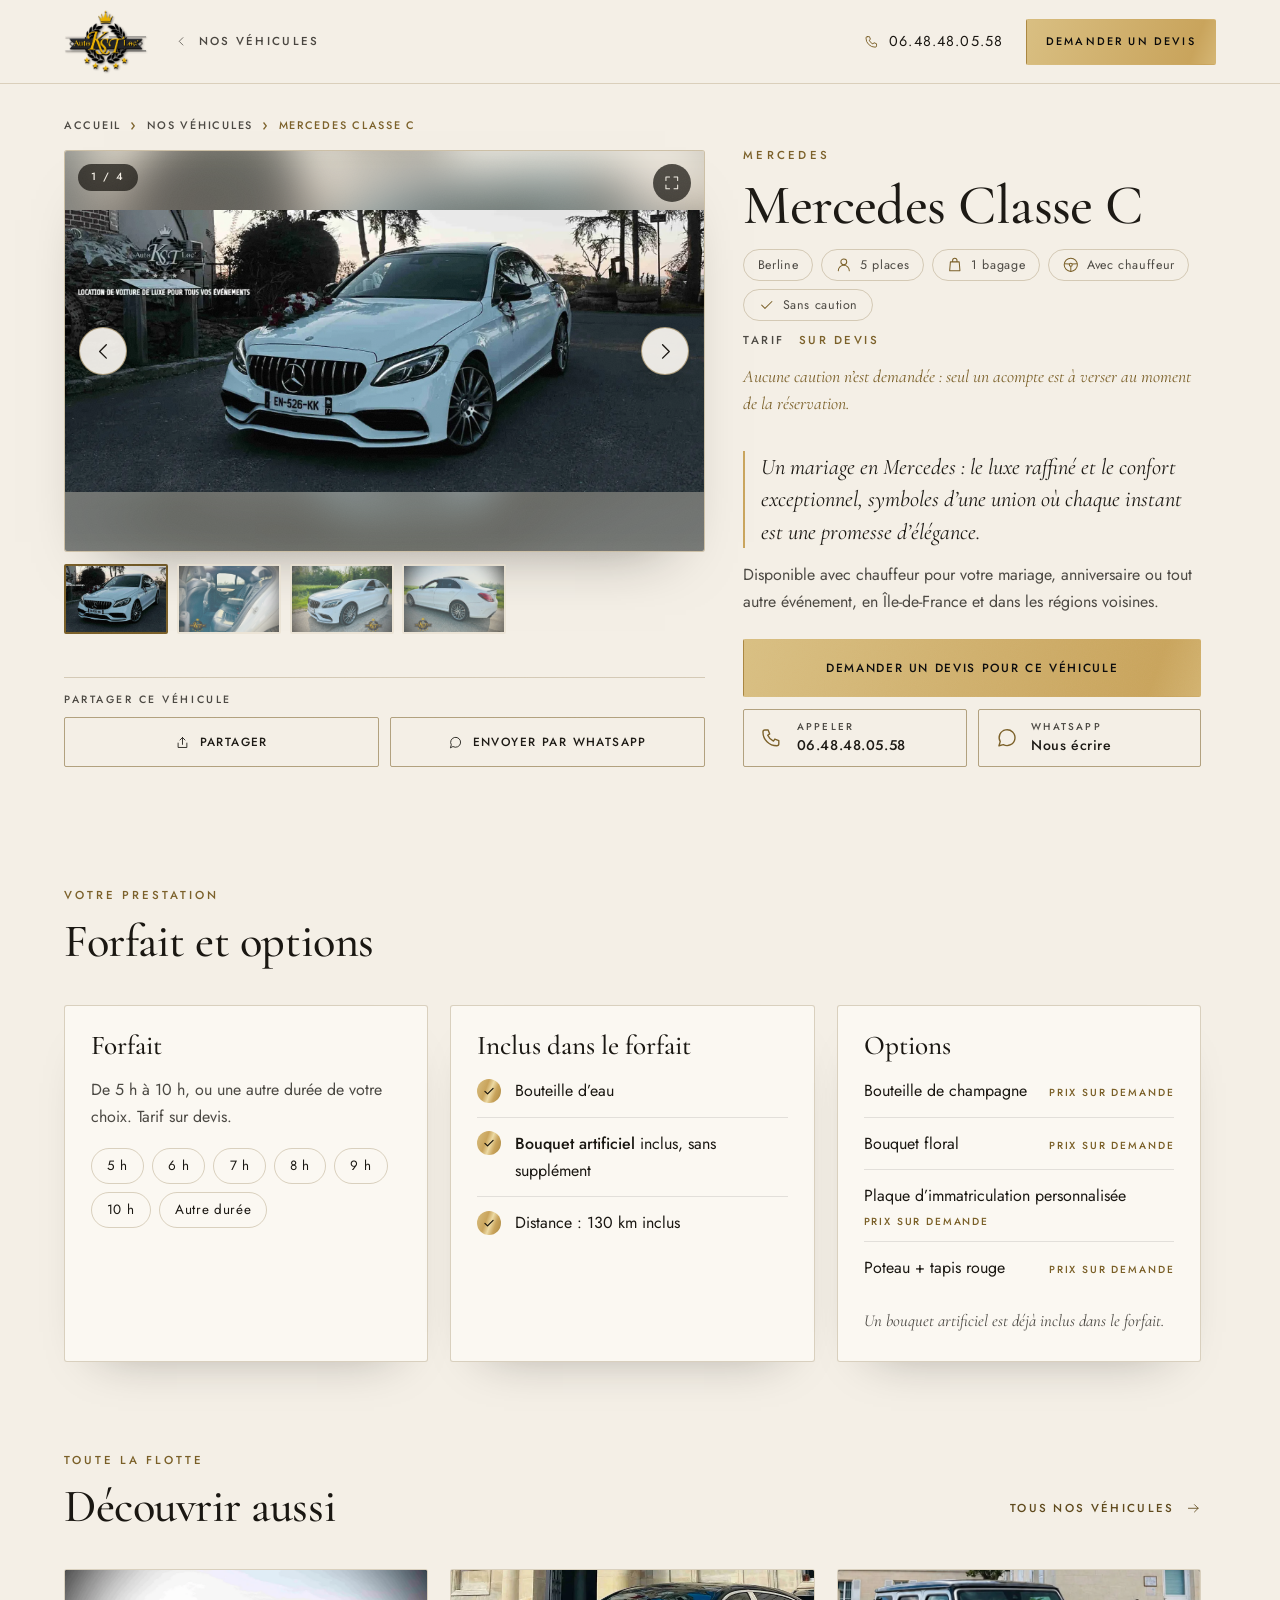
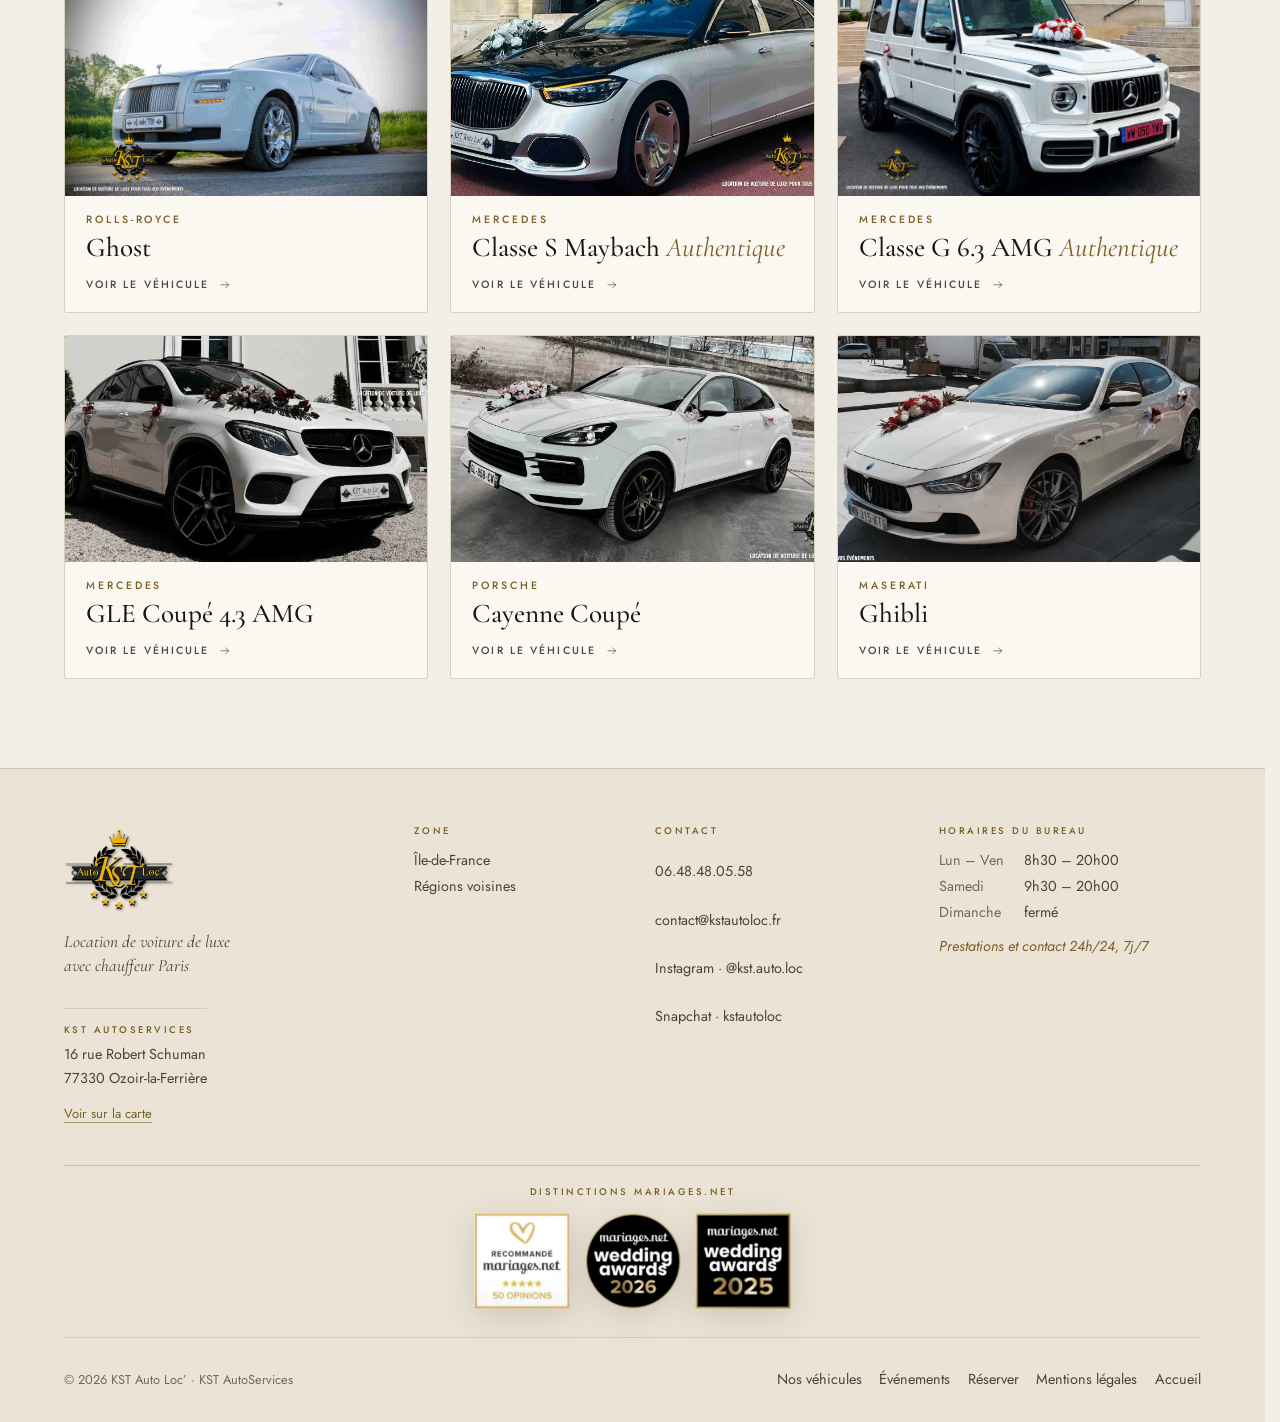
<file: nos-vehicules/mercedes-classe-c/index.html>
<!doctype html>
<html lang="fr" class="vp">
<head>
  <meta charset="utf-8">
  <meta name="viewport" content="width=device-width, initial-scale=1, viewport-fit=cover">
  <title>Location Mercedes Classe C avec chauffeur | KST Auto Loc’</title>
  <meta name="description" content="Location Mercedes Classe C avec chauffeur pour mariage et événement en Île-de-France. 5 places, sans caution, devis sur demande.">
  <meta name="keywords" content="location Mercedes Classe C mariage, location Mercedes Classe C avec chauffeur, voiture de mariage Mercedes, Mercedes avec chauffeur Île-de-France, location voiture de luxe avec chauffeur, location voiture mariage, KST Auto Loc, Ozoir-la-Ferrière">
  <meta name="robots" content="index, follow, max-image-preview:large, max-snippet:-1, max-video-preview:-1">
  <meta name="theme-color" content="#f4efe6">
  <meta name="color-scheme" content="light">
  <link rel="canonical" href="https://kstautoloc.fr/nos-vehicules/mercedes-classe-c/">
  <link rel="alternate" hreflang="fr-FR" href="https://kstautoloc.fr/nos-vehicules/mercedes-classe-c/">
  <link rel="alternate" hreflang="x-default" href="https://kstautoloc.fr/nos-vehicules/mercedes-classe-c/">

  <meta property="og:type" content="website">
  <meta property="og:locale" content="fr_FR">
  <meta property="og:site_name" content="KST Auto Loc’">
  <meta property="og:title" content="Location Mercedes Classe C avec chauffeur | KST Auto Loc’">
  <meta property="og:description" content="Location Mercedes Classe C avec chauffeur pour mariage et événement en Île-de-France. 5 places, sans caution, devis sur demande.">
  <meta property="og:url" content="https://kstautoloc.fr/nos-vehicules/mercedes-classe-c/">
  <meta property="og:image" content="https://kstautoloc.fr/assets/img/og/mercedes-classe-c.jpg">
  <meta property="og:image:secure_url" content="https://kstautoloc.fr/assets/img/og/mercedes-classe-c.jpg">
  <meta property="og:image:type" content="image/jpeg">
  <meta property="og:image:width" content="1200">
  <meta property="og:image:height" content="630">
  <meta property="og:image:alt" content="Mercedes Classe C – Location avec chauffeur · Île-de-France &amp; régions voisines">
  <meta name="twitter:card" content="summary_large_image">
  <meta name="twitter:title" content="Location Mercedes Classe C avec chauffeur | KST Auto Loc’">
  <meta name="twitter:description" content="Location Mercedes Classe C avec chauffeur pour mariage et événement en Île-de-France. 5 places, sans caution, devis sur demande.">
  <meta name="twitter:image" content="https://kstautoloc.fr/assets/img/og/mercedes-classe-c.jpg">
  <meta name="twitter:image:alt" content="Mercedes Classe C – Location avec chauffeur · Île-de-France &amp; régions voisines">

  <link rel="icon" href="/assets/favicon.svg" type="image/svg+xml">
  <link rel="apple-touch-icon" href="/assets/apple-touch-icon.png">

  <link rel="preconnect" href="https://fonts.googleapis.com">
  <link rel="preconnect" href="https://fonts.gstatic.com" crossorigin>
  <link rel="stylesheet" href="https://fonts.googleapis.com/css2?family=Cormorant+Garamond:ital,wght@0,400;0,500;0,600;1,400;1,500&family=Jost:wght@300;400;500&display=swap">
  <link rel="preload" as="image" href="/assets/img/mercedes/classe-c/classe-c.webp" fetchpriority="high">
  <link rel="stylesheet" href="/assets/css/style.css?v=202610051949">

  <script type="application/ld+json">
{
  "@context": "https://schema.org",
  "@graph": [
    {
      "@type": "BreadcrumbList",
      "itemListElement": [
        {
          "@type": "ListItem",
          "position": 1,
          "name": "Accueil",
          "item": "https://kstautoloc.fr/"
        },
        {
          "@type": "ListItem",
          "position": 2,
          "name": "Nos véhicules",
          "item": "https://kstautoloc.fr/#flotte"
        },
        {
          "@type": "ListItem",
          "position": 3,
          "name": "Mercedes Classe C",
          "item": "https://kstautoloc.fr/nos-vehicules/mercedes-classe-c/"
        }
      ]
    },
    {
      "@type": "Product",
      "name": "Mercedes Classe C",
      "url": "https://kstautoloc.fr/nos-vehicules/mercedes-classe-c/",
      "image": [
        "https://kstautoloc.fr/assets/img/mercedes/classe-c/classe-c.webp",
        "https://kstautoloc.fr/assets/img/mercedes/classe-c/image4.webp",
        "https://kstautoloc.fr/assets/img/mercedes/classe-c/image3.webp",
        "https://kstautoloc.fr/assets/img/mercedes/classe-c/image5.webp"
      ],
      "brand": {
        "@type": "Brand",
        "name": "Mercedes"
      },
      "category": "Location de voiture avec chauffeur",
      "description": "Location Mercedes Classe C avec chauffeur pour mariage et événement en Île-de-France. 5 places, sans caution, devis sur demande."
    }
  ]
}
  </script>
</head>

<body>
  <!-- Page générée par tools/build-vehicles.mjs : ne pas modifier à la main. -->
  <a class="skip" href="#contenu">Aller au contenu</a>

  <svg width="0" height="0" style="position:absolute" aria-hidden="true" focusable="false">
    <defs>
      <symbol id="i-phone" viewBox="0 0 24 24"><path d="M5 4h3.2l1.6 4-2 1.4a11 11 0 0 0 5.8 5.8l1.4-2 4 1.6V18a2 2 0 0 1-2 2A14 14 0 0 1 3 6a2 2 0 0 1 2-2z"/></symbol>
      <symbol id="i-arrow" viewBox="0 0 24 24"><path d="M4 12h16M14 6l6 6-6 6"/></symbol>
      <symbol id="i-close" viewBox="0 0 24 24"><path d="M6 6l12 12M18 6L6 18"/></symbol>
      <symbol id="i-check" viewBox="0 0 24 24"><path d="M5 12.5l4.5 4.5L19 7.5"/></symbol>
      <symbol id="i-chev-l" viewBox="0 0 24 24"><path d="M15 5l-7 7 7 7"/></symbol>
      <symbol id="i-chev-r" viewBox="0 0 24 24"><path d="M9 5l7 7-7 7"/></symbol>
      <symbol id="i-seat" viewBox="0 0 24 24"><circle cx="12" cy="8" r="4"/><path d="M4.5 20a7.5 7.5 0 0 1 15 0"/></symbol>
      <symbol id="i-bag" viewBox="0 0 24 24"><path d="M6 8h12l1 12H5zM9 8V6a3 3 0 0 1 6 0v2"/></symbol>
      <symbol id="i-wheel" viewBox="0 0 24 24"><circle cx="12" cy="12" r="9"/><circle cx="12" cy="12" r="2"/><path d="M3.5 10.5l6.5.5M20.5 10.5L14 11M12 14v7"/></symbol>
      <symbol id="i-chat" viewBox="0 0 24 24"><path d="M4 20l1.3-4.2A8 8 0 1 1 8.4 18.8z"/></symbol>
      <symbol id="i-share" viewBox="0 0 24 24"><path d="M12 15V4M8 8l4-4 4 4M5 13v7h14v-7"/></symbol>
      <symbol id="i-expand" viewBox="0 0 24 24"><path d="M4 9V4h5M20 9V4h-5M4 15v5h5M20 15v5h-5"/></symbol>
    </defs>
  </svg>

  <header class="site-header is-scrolled vp-header">
    <div class="site-header__inner">
      <a class="site-logo" href="/" aria-label="KST Auto Loc’ – retour à l’accueil">
        <img src="/assets/img/logo/logo-kst.webp" alt="KST Auto Loc’" width="873" height="676">
      </a>
      <a class="back-link vp-back" href="/#flotte"><svg class="ico" aria-hidden="true"><use href="#i-chev-l"/></svg><span>Nos véhicules</span></a>
      <div class="site-header__actions">
        <a class="header-phone" href="tel:+33648480558" aria-label="Appeler le 06.48.48.05.58">
          <svg class="ico" aria-hidden="true"><use href="#i-phone"/></svg>
          <span>06.48.48.05.58</span>
        </a>
        <a class="btn btn--gold btn--sm" href="/?vehicule=classe-c#reservation">Demander un devis</a>
      </div>
    </div>
  </header>

  <main id="contenu" class="vp-main">
    <div class="container">

      <nav class="vp-crumbs" aria-label="Fil d’Ariane">
        <ol>
          <li><a href="/">Accueil</a></li>
          <li><a href="/#flotte">Nos véhicules</a></li>
          <li><span aria-current="page">Mercedes Classe C</span></li>
        </ol>
      </nav>

      <div class="vp-hero">

        <div class="vp-gallery" data-gallery role="group" aria-roledescription="carrousel" aria-label="Photos : Mercedes Classe C">
          <div class="vp-stage">
            <div class="vp-track" id="vp-track" data-track>
          <div class="vp-slide" role="group" aria-roledescription="diapositive" aria-label="Photo 1 sur 4">
            <img class="vp-slide__bg" src="/assets/img/mercedes/classe-c/classe-c.webp" alt="" aria-hidden="true" width="1800" height="795" decoding="async">
            <button class="vp-slide__open" type="button" data-open="0" aria-haspopup="dialog">
              <img src="/assets/img/mercedes/classe-c/classe-c.webp" alt="Mercedes Classe C blanche décorée d&#39;un bouquet de fleurs rouges et blanches, vue avant au crépuscule" width="1800" height="795" fetchpriority="high" decoding="async">
              <span class="vh">Agrandir la photo</span>
              <span class="vp-slide__zoom" aria-hidden="true"><svg class="ico" aria-hidden="true"><use href="#i-expand"/></svg></span>
            </button>
          </div>
          <div class="vp-slide" role="group" aria-roledescription="diapositive" aria-label="Photo 2 sur 4">
            <img class="vp-slide__bg" src="/assets/img/mercedes/classe-c/image4.webp" alt="" aria-hidden="true" width="1800" height="1350" loading="lazy" decoding="async">
            <button class="vp-slide__open" type="button" data-open="1" aria-haspopup="dialog">
              <img src="/assets/img/mercedes/classe-c/image4.webp" alt="Intérieur cuir noir de la Mercedes Classe C : banquette arrière et accoudoir central" width="1800" height="1350" loading="lazy" decoding="async">
              <span class="vh">Agrandir la photo</span>
              <span class="vp-slide__zoom" aria-hidden="true"><svg class="ico" aria-hidden="true"><use href="#i-expand"/></svg></span>
            </button>
          </div>
          <div class="vp-slide" role="group" aria-roledescription="diapositive" aria-label="Photo 3 sur 4">
            <img class="vp-slide__bg" src="/assets/img/mercedes/classe-c/image3.webp" alt="" aria-hidden="true" width="1800" height="1350" loading="lazy" decoding="async">
            <button class="vp-slide__open" type="button" data-open="2" aria-haspopup="dialog">
              <img src="/assets/img/mercedes/classe-c/image3.webp" alt="Mercedes Classe C blanche, vue avant trois-quarts devant un champ" width="1800" height="1350" loading="lazy" decoding="async">
              <span class="vh">Agrandir la photo</span>
              <span class="vp-slide__zoom" aria-hidden="true"><svg class="ico" aria-hidden="true"><use href="#i-expand"/></svg></span>
            </button>
          </div>
          <div class="vp-slide" role="group" aria-roledescription="diapositive" aria-label="Photo 4 sur 4">
            <img class="vp-slide__bg" src="/assets/img/mercedes/classe-c/image5.webp" alt="" aria-hidden="true" width="1800" height="1350" loading="lazy" decoding="async">
            <button class="vp-slide__open" type="button" data-open="3" aria-haspopup="dialog">
              <img src="/assets/img/mercedes/classe-c/image5.webp" alt="Mercedes Classe C blanche, vue arrière trois-quarts" width="1800" height="1350" loading="lazy" decoding="async">
              <span class="vh">Agrandir la photo</span>
              <span class="vp-slide__zoom" aria-hidden="true"><svg class="ico" aria-hidden="true"><use href="#i-expand"/></svg></span>
            </button>
          </div>
            </div>
            <button class="vp-nav vp-nav--prev" type="button" data-prev aria-label="Photo précédente"><svg class="ico" aria-hidden="true"><use href="#i-chev-l"/></svg></button>
            <button class="vp-nav vp-nav--next" type="button" data-next aria-label="Photo suivante"><svg class="ico" aria-hidden="true"><use href="#i-chev-r"/></svg></button>
            <p class="vp-count" aria-hidden="true"><span data-cur>1</span> / 4</p>
          </div>
          <div class="vp-progress" data-progress="vp-track" aria-hidden="true"><span></span></div>
          <ul class="vp-thumbs" aria-label="Choisir une photo">
          <li><button type="button" data-thumb="0" aria-label="Voir la photo 1 sur 4" aria-current="true"><img src="/assets/img/mercedes/classe-c/classe-c.webp" alt="" width="1800" height="795" decoding="async"></button></li>
          <li><button type="button" data-thumb="1" aria-label="Voir la photo 2 sur 4"><img src="/assets/img/mercedes/classe-c/image4.webp" alt="" width="1800" height="1350" loading="lazy" decoding="async"></button></li>
          <li><button type="button" data-thumb="2" aria-label="Voir la photo 3 sur 4"><img src="/assets/img/mercedes/classe-c/image3.webp" alt="" width="1800" height="1350" loading="lazy" decoding="async"></button></li>
          <li><button type="button" data-thumb="3" aria-label="Voir la photo 4 sur 4"><img src="/assets/img/mercedes/classe-c/image5.webp" alt="" width="1800" height="1350" loading="lazy" decoding="async"></button></li>
          </ul>
        </div>

        <div class="vp-info">
          <p class="vp-brand">Mercedes</p>
          <h1 class="vp-title" id="vp-title">Mercedes Classe C</h1>
          <ul class="chips vp-chips">
            <li>Berline</li>
            <li><svg class="ico" aria-hidden="true"><use href="#i-seat"/></svg>5 places</li>
            <li><svg class="ico" aria-hidden="true"><use href="#i-bag"/></svg>1 bagage</li>
            <li><svg class="ico" aria-hidden="true"><use href="#i-wheel"/></svg>Avec chauffeur</li>
            <li><svg class="ico" aria-hidden="true"><use href="#i-check"/></svg>Sans caution</li>
          </ul>
          <p class="vp-price">Tarif <span>Sur devis</span></p>
          <p class="vp-assure">Aucune caution n’est demandée : seul un acompte est à verser au moment de la réservation.</p>
          <div class="vp-text">
            <p class="vp-quote">Un mariage en Mercedes : le luxe raffiné et le confort exceptionnel, symboles d’une union où chaque instant est une promesse d’élégance.</p>
            <p>Disponible avec chauffeur pour votre mariage, anniversaire ou tout autre événement, en Île-de-France et dans les régions voisines.</p>
          </div>

          <div class="vp-cta">
            <a class="btn btn--gold btn--block vp-cta__main" href="/?vehicule=classe-c#reservation">Demander un devis pour ce véhicule</a>
            <div class="vp-cta__row">
              <a class="btn btn--ghost vp-contact" href="tel:+33648480558"><svg class="ico" aria-hidden="true"><use href="#i-phone"/></svg><span><small>Appeler</small><b>06.48.48.05.58</b></span></a>
              <a class="btn btn--ghost vp-contact" href="https://wa.me/33648480558" target="_blank" rel="noopener"><svg class="ico" aria-hidden="true"><use href="#i-chat"/></svg><span><small>WhatsApp</small><b>Nous écrire</b></span></a>
            </div>
          </div>
        </div>

        <div class="vp-share">
          <p class="vp-share__label">Partager ce véhicule</p>
          <div class="vp-cta__row">
            <button class="btn btn--ghost" type="button" data-share hidden data-share-title="Mercedes Classe C – KST Auto Loc’" data-share-text="Mercedes Classe C : location avec chauffeur en Île-de-France" data-share-url="https://kstautoloc.fr/nos-vehicules/mercedes-classe-c/"><svg class="ico" aria-hidden="true"><use href="#i-share"/></svg>Partager</button>
            <a class="btn btn--ghost" href="https://wa.me/?text=Mercedes%20Classe%20C%20%E2%80%93%20KST%20Auto%20Loc%E2%80%99%0Ahttps%3A%2F%2Fkstautoloc.fr%2Fnos-vehicules%2Fmercedes-classe-c%2F" target="_blank" rel="noopener"><svg class="ico" aria-hidden="true"><use href="#i-chat"/></svg>Envoyer par WhatsApp</a>
          </div>
          <p class="vp-share__status" role="status" aria-live="polite" data-share-status></p>
        </div>
      </div>

      <section class="vp-section" aria-labelledby="vp-forfait-title">
        <header class="vp-section__head">
          <p class="eyebrow">Votre prestation</p>
          <h2 class="vp-h2" id="vp-forfait-title">Forfait et options</h2>
        </header>
        <div class="vp-details">
          <div class="vp-box">
            <h3>Forfait</h3>
            <p class="vp-box__lead">De 5 h à 10 h, ou une autre durée de votre choix. Tarif sur devis.</p>
            <ul class="vp-hours" aria-label="Durées proposées">
              <li>5 h</li>
              <li>6 h</li>
              <li>7 h</li>
              <li>8 h</li>
              <li>9 h</li>
              <li>10 h</li>
              <li>Autre durée</li>
            </ul>
          </div>
          <div class="vp-box">
            <h3>Inclus dans le forfait</h3>
            <ul class="vp-ticks">
              <li><span class="vp-tick" aria-hidden="true"><svg class="ico" aria-hidden="true"><use href="#i-check"/></svg></span><span>Bouteille d’eau</span></li>
              <li><span class="vp-tick" aria-hidden="true"><svg class="ico" aria-hidden="true"><use href="#i-check"/></svg></span><span><strong>Bouquet artificiel</strong> inclus, sans supplément</span></li>
              <li><span class="vp-tick" aria-hidden="true"><svg class="ico" aria-hidden="true"><use href="#i-check"/></svg></span><span>Distance : 130 km inclus</span></li>
            </ul>
          </div>
          <div class="vp-box">
            <h3>Options</h3>
            <ul class="vp-opts">
              <li><span>Bouteille de champagne</span><span class="vp-opts__price">Prix sur demande</span></li>
              <li><span>Bouquet floral</span><span class="vp-opts__price">Prix sur demande</span></li>
              <li><span>Plaque d’immatriculation personnalisée</span><span class="vp-opts__price">Prix sur demande</span></li>
              <li><span>Poteau + tapis rouge</span><span class="vp-opts__price">Prix sur demande</span></li>
            </ul>
            <p class="vp-box__note">Un bouquet artificiel est déjà inclus dans le forfait.</p>
          </div>
        </div>
      </section>

      <section class="vp-section" aria-labelledby="vp-more-title">
        <header class="vp-section__head vp-section__head--split">
          <div>
            <p class="eyebrow">Toute la flotte</p>
            <h2 class="vp-h2" id="vp-more-title">Découvrir aussi</h2>
          </div>
          <a class="link-arrow" href="/#flotte">Tous nos véhicules <svg class="ico" aria-hidden="true"><use href="#i-arrow"/></svg></a>
        </header>
        <ul class="vp-more__row" id="vp-more">
        <li>
          <a class="vp-card" href="/nos-vehicules/rolls-royce-ghost/" style="--pos:50% 76%">
            <span class="vp-card__media"><img src="/assets/img/rolls-royce/ghost/image0.webp" alt="" width="1800" height="1201" loading="lazy" decoding="async"></span>
            <span class="vp-card__body">
              <span class="vp-card__brand">Rolls-Royce</span>
              <span class="vp-card__name">Ghost</span>
              <span class="vp-card__go">Voir le véhicule <svg class="ico" aria-hidden="true"><use href="#i-arrow"/></svg></span>
            </span>
          </a>
        </li>
        <li>
          <a class="vp-card" href="/nos-vehicules/mercedes-classe-s-maybach/" style="--pos:42% 50%">
            <span class="vp-card__media"><img src="/assets/img/mercedes/classe-s/classe-s-5.webp" alt="" width="1800" height="884" loading="lazy" decoding="async"></span>
            <span class="vp-card__body">
              <span class="vp-card__brand">Mercedes</span>
              <span class="vp-card__name">Classe S Maybach <em>Authentique</em></span>
              <span class="vp-card__go">Voir le véhicule <svg class="ico" aria-hidden="true"><use href="#i-arrow"/></svg></span>
            </span>
          </a>
        </li>
        <li>
          <a class="vp-card" href="/nos-vehicules/mercedes-classe-g-63-amg/" style="--pos:62% 58%">
            <span class="vp-card__media"><img src="/assets/img/mercedes/classe-g/classe-g-6.webp" alt="" width="1684" height="1080" loading="lazy" decoding="async"></span>
            <span class="vp-card__body">
              <span class="vp-card__brand">Mercedes</span>
              <span class="vp-card__name">Classe G 6.3 AMG <em>Authentique</em></span>
              <span class="vp-card__go">Voir le véhicule <svg class="ico" aria-hidden="true"><use href="#i-arrow"/></svg></span>
            </span>
          </a>
        </li>
        <li>
          <a class="vp-card" href="/nos-vehicules/mercedes-gle-coupe-43-amg/" style="--pos:56% 50%">
            <span class="vp-card__media"><img src="/assets/img/mercedes/gle/gle-coupe-amg.webp" alt="" width="1800" height="795" loading="lazy" decoding="async"></span>
            <span class="vp-card__body">
              <span class="vp-card__brand">Mercedes</span>
              <span class="vp-card__name">GLE Coupé 4.3 AMG</span>
              <span class="vp-card__go">Voir le véhicule <svg class="ico" aria-hidden="true"><use href="#i-arrow"/></svg></span>
            </span>
          </a>
        </li>
        <li>
          <a class="vp-card" href="/nos-vehicules/porsche-cayenne-coupe/" style="--pos:46% 50%">
            <span class="vp-card__media"><img src="/assets/img/porsche/cayenne.webp" alt="" width="1800" height="795" loading="lazy" decoding="async"></span>
            <span class="vp-card__body">
              <span class="vp-card__brand">Porsche</span>
              <span class="vp-card__name">Cayenne Coupé</span>
              <span class="vp-card__go">Voir le véhicule <svg class="ico" aria-hidden="true"><use href="#i-arrow"/></svg></span>
            </span>
          </a>
        </li>
        <li>
          <a class="vp-card" href="/nos-vehicules/maserati-ghibli/" style="--pos:68% 50%">
            <span class="vp-card__media"><img src="/assets/img/maserati/ghbli/ghibli.webp" alt="" width="1800" height="795" loading="lazy" decoding="async"></span>
            <span class="vp-card__body">
              <span class="vp-card__brand">Maserati</span>
              <span class="vp-card__name">Ghibli</span>
              <span class="vp-card__go">Voir le véhicule <svg class="ico" aria-hidden="true"><use href="#i-arrow"/></svg></span>
            </span>
          </a>
        </li>
        </ul>
        <div class="vp-progress" data-progress="vp-more" aria-hidden="true"><span></span></div>
      </section>

    </div>
  </main>

  <footer class="footer">
    <div class="container">
      <div class="footer__top">
        <div class="footer__brand">
          <img src="/assets/img/logo/logo-footer.webp" alt="KST Auto Loc’" width="444" height="344" loading="lazy" decoding="async">
          <p>Location de voiture de luxe avec chauffeur Paris</p>
          <address class="footer__addr">
            <strong>KST AutoServices</strong>
            <span>16 rue Robert Schuman</span>
            <span>77330 Ozoir-la-Ferrière</span>
            <a href="https://www.google.com/maps/search/?api=1&amp;query=16+rue+Robert+Schuman+77330+Ozoir-la-Ferri%C3%A8re" target="_blank" rel="noopener">Voir sur la carte</a>
          </address>
        </div>
        <div>
          <h2 class="footer__h">Zone</h2>
          <ul>
            <li>Île-de-France</li>
            <li>Régions voisines</li>
          </ul>
        </div>
        <div>
          <h2 class="footer__h">Contact</h2>
          <ul>
            <li><a href="tel:+33648480558">06.48.48.05.58</a></li>
            <li><a href="mailto:contact@kstautoloc.fr">contact@kstautoloc.fr</a></li>
            <li><a href="https://www.instagram.com/kst.auto.loc/" target="_blank" rel="noopener">Instagram · @kst.auto.loc</a></li>
            <li><a href="https://www.snapchat.com/add/kstautoloc" target="_blank" rel="noopener">Snapchat · kstautoloc</a></li>
          </ul>
        </div>
        <div>
          <h2 class="footer__h">Horaires du bureau</h2>
          <ul>
            <li><span>Lun – Ven</span> 8h30 – 20h00</li>
            <li><span>Samedi</span> 9h30 – 20h00</li>
            <li><span>Dimanche</span> fermé</li>
            <li class="footer__always">Prestations et contact 24h/24, 7j/7</li>
          </ul>
        </div>
      </div>
      <div class="footer__labels">
        <p class="footer__h">Distinctions mariages.net</p>
        <ul>
          <li><a href="https://www.mariages.net/voiture-mariage/kst-auto-loc--e322516" target="_blank" rel="noopener" aria-label="Recommandé mariages.net, 5 étoiles, 50 opinions — voir la fiche"><img src="/assets/img/labels/recommande.webp" alt="Recommandé mariages.net — 5 étoiles, 50 opinions" width="440" height="440" loading="lazy" decoding="async"></a></li>
          <li><a href="https://www.mariages.net/voiture-mariage/kst-auto-loc--e322516" target="_blank" rel="noopener" aria-label="mariages.net Wedding Awards 2026 — voir la fiche"><img src="/assets/img/labels/awards2026.webp" alt="mariages.net Wedding Awards 2026" width="440" height="440" loading="lazy" decoding="async"></a></li>
          <li><a href="https://www.mariages.net/voiture-mariage/kst-auto-loc--e322516" target="_blank" rel="noopener" aria-label="mariages.net Wedding Awards 2025 — voir la fiche"><img src="/assets/img/labels/awards2025.webp" alt="mariages.net Wedding Awards 2025" width="440" height="440" loading="lazy" decoding="async"></a></li>
        </ul>
      </div>
      <div class="footer__bottom">
        <p>© <span data-year>2026</span> KST Auto Loc’ · KST AutoServices</p>
        <ul>
          <li><a href="/#flotte">Nos véhicules</a></li>
          <li><a href="/#evenements">Événements</a></li>
          <li><a href="/#reservation">Réserver</a></li>
          <li><a href="/mentions-legales.html">Mentions légales</a></li>
          <li><a href="/">Accueil</a></li>
        </ul>
      </div>
    </div>
  </footer>

  <!-- Barre d'action mobile -->
  <div class="cta-bar vp-bar">
    <a class="btn btn--ghost" href="tel:+33648480558"><svg class="ico" aria-hidden="true"><use href="#i-phone"/></svg>Appeler</a>
    <a class="btn btn--gold" href="/?vehicule=classe-c#reservation">Demander un devis</a>
  </div>

  <!-- Agrandissement des photos (géré par vehicle.js) -->
  <div class="vp-lb" role="dialog" aria-modal="true" aria-label="Photos : Mercedes Classe C" tabindex="-1" hidden data-lb>
    <div class="vp-lb__bar">
      <p class="vp-lb__count" aria-live="polite" data-lb-count></p>
      <button class="vp-lb__btn" type="button" data-lb-close aria-label="Fermer l’agrandissement"><svg class="ico" aria-hidden="true"><use href="#i-close"/></svg></button>
    </div>
    <div class="vp-lb__stage" data-lb-stage>
      <button class="vp-lb__btn vp-lb__nav vp-lb__nav--prev" type="button" data-lb-prev aria-label="Photo précédente"><svg class="ico" aria-hidden="true"><use href="#i-chev-l"/></svg></button>
      <div class="vp-lb__frame" data-lb-frame></div>
      <button class="vp-lb__btn vp-lb__nav vp-lb__nav--next" type="button" data-lb-next aria-label="Photo suivante"><svg class="ico" aria-hidden="true"><use href="#i-chev-r"/></svg></button>
    </div>
    <p class="vp-lb__cap" data-lb-cap></p>
  </div>

  <script src="/assets/js/vehicle.js?v=202610051949" defer></script>
</body>
</html>
</file>
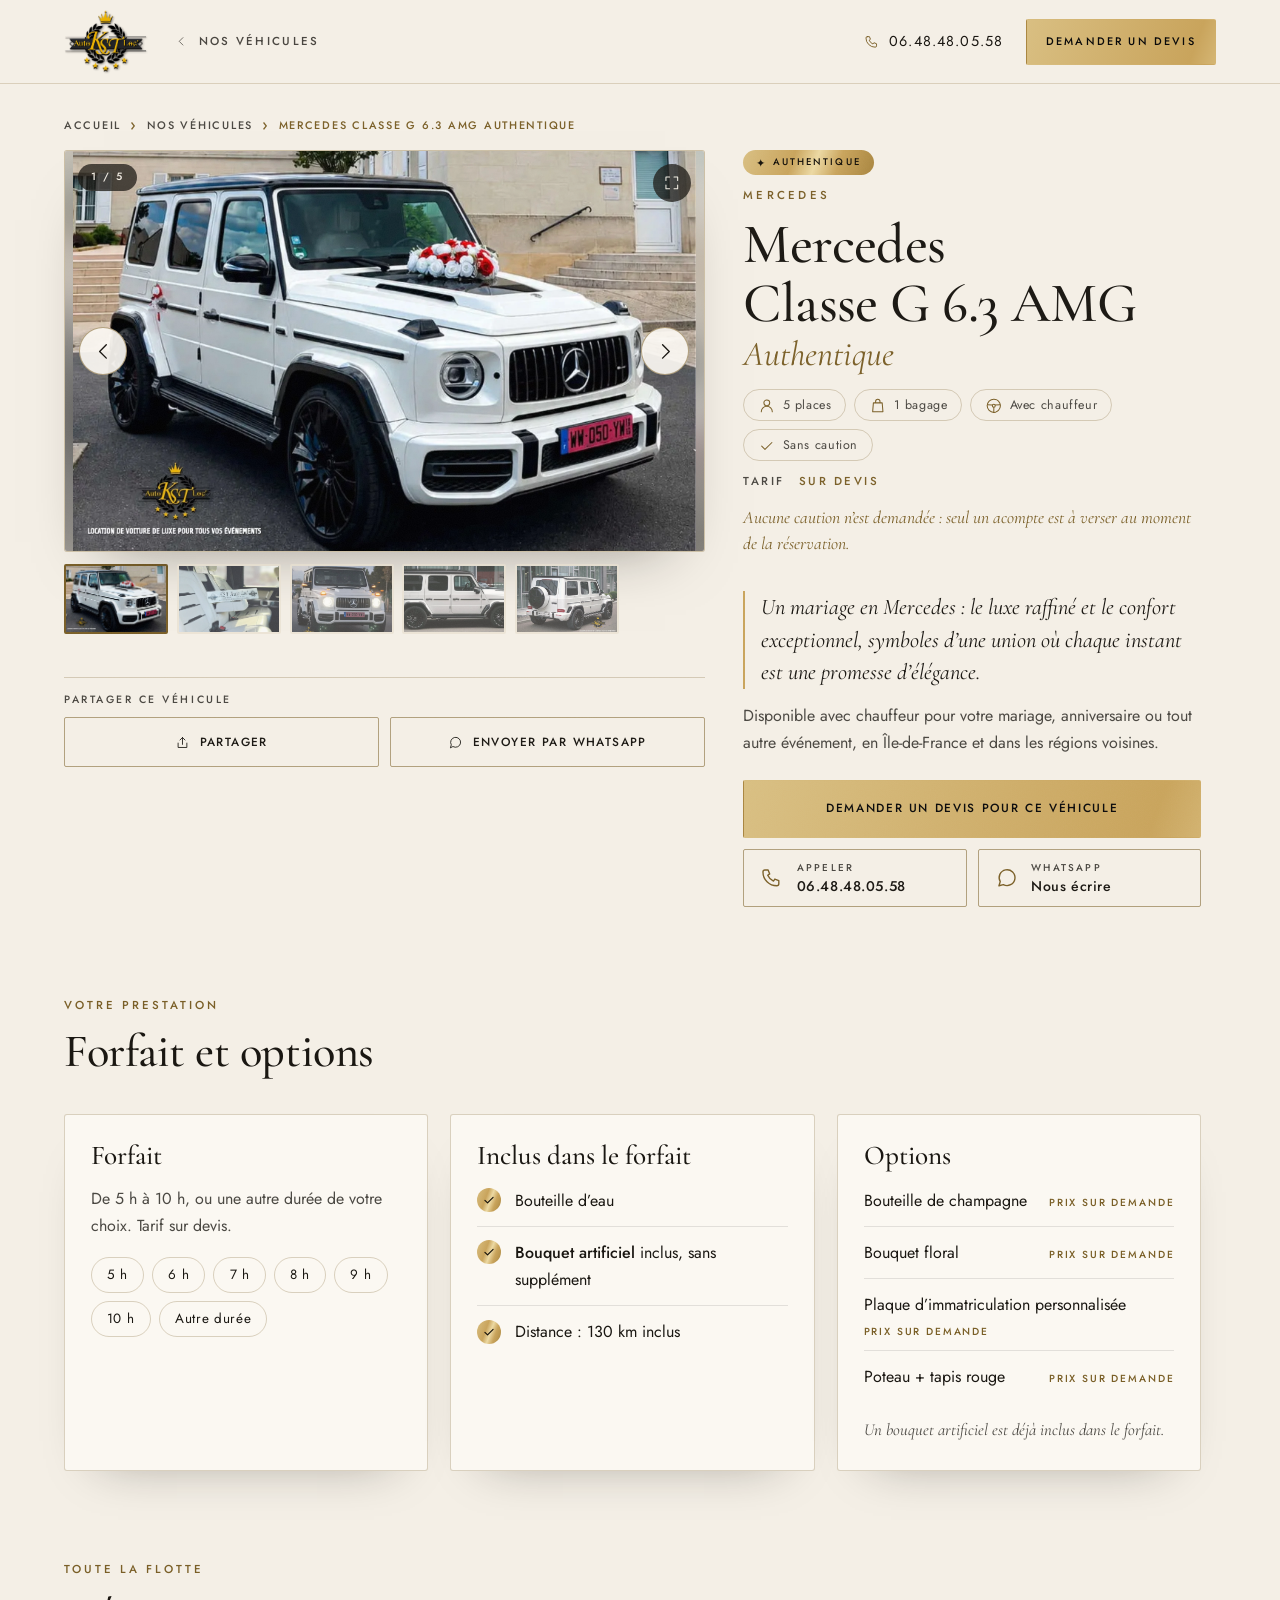
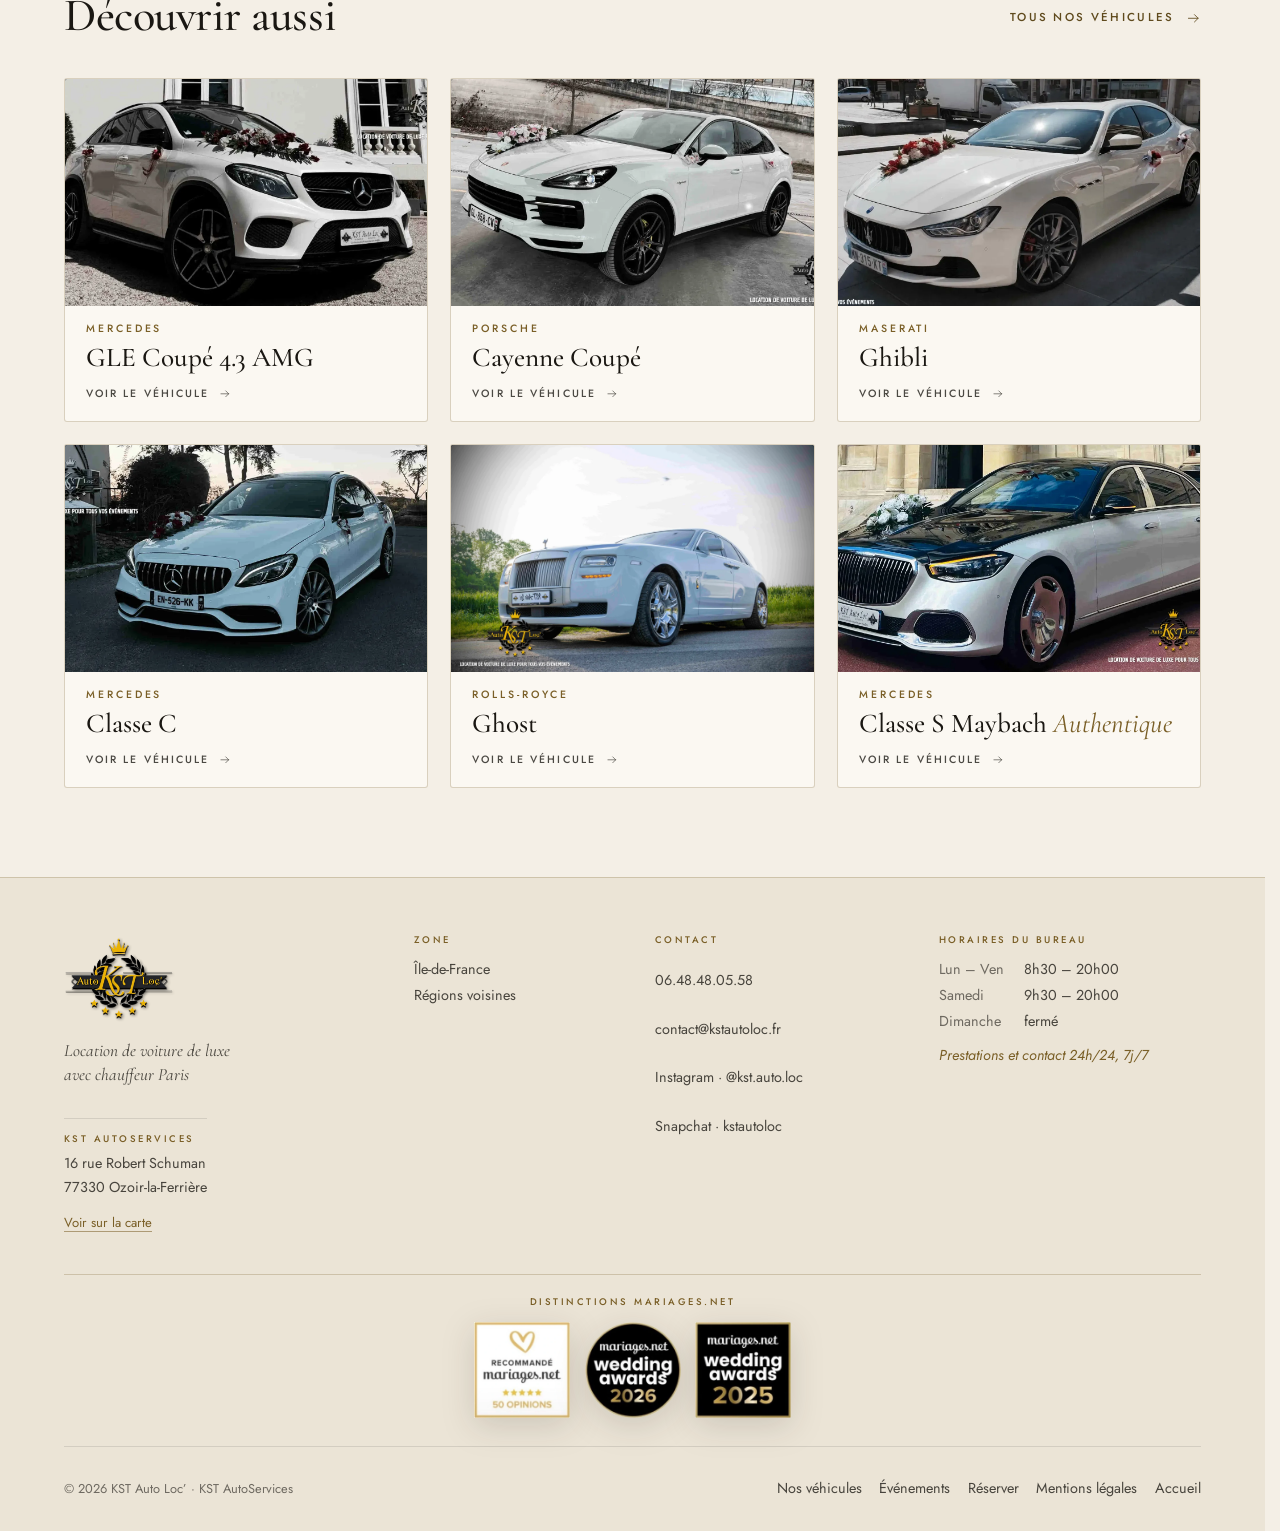
<file: nos-vehicules/mercedes-classe-g-63-amg/index.html>
<!doctype html>
<html lang="fr" class="vp">
<head>
  <meta charset="utf-8">
  <meta name="viewport" content="width=device-width, initial-scale=1, viewport-fit=cover">
  <title>Location Mercedes Classe G 6.3 AMG Authentique avec chauffeur | KST Auto Loc’</title>
  <meta name="description" content="Location Mercedes Classe G 6.3 AMG Authentique avec chauffeur pour mariage et événement en Île-de-France. 5 places, sans caution, devis sur demande.">
  <meta name="keywords" content="location Mercedes Classe G 6.3 AMG Authentique mariage, location Mercedes Classe G 6.3 AMG Authentique avec chauffeur, voiture de mariage Mercedes, Mercedes avec chauffeur Île-de-France, location voiture de luxe avec chauffeur, location voiture mariage, KST Auto Loc, Ozoir-la-Ferrière">
  <meta name="robots" content="index, follow, max-image-preview:large, max-snippet:-1, max-video-preview:-1">
  <meta name="theme-color" content="#f4efe6">
  <meta name="color-scheme" content="light">
  <link rel="canonical" href="https://kstautoloc.fr/nos-vehicules/mercedes-classe-g-63-amg/">
  <link rel="alternate" hreflang="fr-FR" href="https://kstautoloc.fr/nos-vehicules/mercedes-classe-g-63-amg/">
  <link rel="alternate" hreflang="x-default" href="https://kstautoloc.fr/nos-vehicules/mercedes-classe-g-63-amg/">

  <meta property="og:type" content="website">
  <meta property="og:locale" content="fr_FR">
  <meta property="og:site_name" content="KST Auto Loc’">
  <meta property="og:title" content="Location Mercedes Classe G 6.3 AMG Authentique avec chauffeur | KST Auto Loc’">
  <meta property="og:description" content="Location Mercedes Classe G 6.3 AMG Authentique avec chauffeur pour mariage et événement en Île-de-France. 5 places, sans caution, devis sur demande.">
  <meta property="og:url" content="https://kstautoloc.fr/nos-vehicules/mercedes-classe-g-63-amg/">
  <meta property="og:image" content="https://kstautoloc.fr/assets/img/og/mercedes-classe-g-63-amg.jpg">
  <meta property="og:image:secure_url" content="https://kstautoloc.fr/assets/img/og/mercedes-classe-g-63-amg.jpg">
  <meta property="og:image:type" content="image/jpeg">
  <meta property="og:image:width" content="1200">
  <meta property="og:image:height" content="630">
  <meta property="og:image:alt" content="Mercedes Classe G 6.3 AMG Authentique – Location avec chauffeur · Île-de-France &amp; régions voisines">
  <meta name="twitter:card" content="summary_large_image">
  <meta name="twitter:title" content="Location Mercedes Classe G 6.3 AMG Authentique avec chauffeur | KST Auto Loc’">
  <meta name="twitter:description" content="Location Mercedes Classe G 6.3 AMG Authentique avec chauffeur pour mariage et événement en Île-de-France. 5 places, sans caution, devis sur demande.">
  <meta name="twitter:image" content="https://kstautoloc.fr/assets/img/og/mercedes-classe-g-63-amg.jpg">
  <meta name="twitter:image:alt" content="Mercedes Classe G 6.3 AMG Authentique – Location avec chauffeur · Île-de-France &amp; régions voisines">

  <link rel="icon" href="/assets/favicon.svg" type="image/svg+xml">
  <link rel="apple-touch-icon" href="/assets/apple-touch-icon.png">

  <link rel="preconnect" href="https://fonts.googleapis.com">
  <link rel="preconnect" href="https://fonts.gstatic.com" crossorigin>
  <link rel="stylesheet" href="https://fonts.googleapis.com/css2?family=Cormorant+Garamond:ital,wght@0,400;0,500;0,600;1,400;1,500&family=Jost:wght@300;400;500&display=swap">
  <link rel="preload" as="image" href="/assets/img/mercedes/classe-g/classe-g-6.webp" fetchpriority="high">
  <link rel="stylesheet" href="/assets/css/style.css?v=202610051949">

  <script type="application/ld+json">
{
  "@context": "https://schema.org",
  "@graph": [
    {
      "@type": "BreadcrumbList",
      "itemListElement": [
        {
          "@type": "ListItem",
          "position": 1,
          "name": "Accueil",
          "item": "https://kstautoloc.fr/"
        },
        {
          "@type": "ListItem",
          "position": 2,
          "name": "Nos véhicules",
          "item": "https://kstautoloc.fr/#flotte"
        },
        {
          "@type": "ListItem",
          "position": 3,
          "name": "Mercedes Classe G 6.3 AMG Authentique",
          "item": "https://kstautoloc.fr/nos-vehicules/mercedes-classe-g-63-amg/"
        }
      ]
    },
    {
      "@type": "Product",
      "name": "Mercedes Classe G 6.3 AMG Authentique",
      "url": "https://kstautoloc.fr/nos-vehicules/mercedes-classe-g-63-amg/",
      "image": [
        "https://kstautoloc.fr/assets/img/mercedes/classe-g/classe-g-6.webp",
        "https://kstautoloc.fr/assets/img/mercedes/classe-g/classe-g-5.webp",
        "https://kstautoloc.fr/assets/img/mercedes/classe-g/classe-g-7.webp",
        "https://kstautoloc.fr/assets/img/mercedes/classe-g/classe-g-2.webp",
        "https://kstautoloc.fr/assets/img/mercedes/classe-g/classe-g-4.webp"
      ],
      "brand": {
        "@type": "Brand",
        "name": "Mercedes"
      },
      "category": "Location de voiture avec chauffeur",
      "description": "Location Mercedes Classe G 6.3 AMG Authentique avec chauffeur pour mariage et événement en Île-de-France. 5 places, sans caution, devis sur demande."
    }
  ]
}
  </script>
</head>

<body>
  <!-- Page générée par tools/build-vehicles.mjs : ne pas modifier à la main. -->
  <a class="skip" href="#contenu">Aller au contenu</a>

  <svg width="0" height="0" style="position:absolute" aria-hidden="true" focusable="false">
    <defs>
      <symbol id="i-phone" viewBox="0 0 24 24"><path d="M5 4h3.2l1.6 4-2 1.4a11 11 0 0 0 5.8 5.8l1.4-2 4 1.6V18a2 2 0 0 1-2 2A14 14 0 0 1 3 6a2 2 0 0 1 2-2z"/></symbol>
      <symbol id="i-arrow" viewBox="0 0 24 24"><path d="M4 12h16M14 6l6 6-6 6"/></symbol>
      <symbol id="i-close" viewBox="0 0 24 24"><path d="M6 6l12 12M18 6L6 18"/></symbol>
      <symbol id="i-check" viewBox="0 0 24 24"><path d="M5 12.5l4.5 4.5L19 7.5"/></symbol>
      <symbol id="i-chev-l" viewBox="0 0 24 24"><path d="M15 5l-7 7 7 7"/></symbol>
      <symbol id="i-chev-r" viewBox="0 0 24 24"><path d="M9 5l7 7-7 7"/></symbol>
      <symbol id="i-seat" viewBox="0 0 24 24"><circle cx="12" cy="8" r="4"/><path d="M4.5 20a7.5 7.5 0 0 1 15 0"/></symbol>
      <symbol id="i-bag" viewBox="0 0 24 24"><path d="M6 8h12l1 12H5zM9 8V6a3 3 0 0 1 6 0v2"/></symbol>
      <symbol id="i-wheel" viewBox="0 0 24 24"><circle cx="12" cy="12" r="9"/><circle cx="12" cy="12" r="2"/><path d="M3.5 10.5l6.5.5M20.5 10.5L14 11M12 14v7"/></symbol>
      <symbol id="i-chat" viewBox="0 0 24 24"><path d="M4 20l1.3-4.2A8 8 0 1 1 8.4 18.8z"/></symbol>
      <symbol id="i-share" viewBox="0 0 24 24"><path d="M12 15V4M8 8l4-4 4 4M5 13v7h14v-7"/></symbol>
      <symbol id="i-expand" viewBox="0 0 24 24"><path d="M4 9V4h5M20 9V4h-5M4 15v5h5M20 15v5h-5"/></symbol>
    </defs>
  </svg>

  <header class="site-header is-scrolled vp-header">
    <div class="site-header__inner">
      <a class="site-logo" href="/" aria-label="KST Auto Loc’ – retour à l’accueil">
        <img src="/assets/img/logo/logo-kst.webp" alt="KST Auto Loc’" width="873" height="676">
      </a>
      <a class="back-link vp-back" href="/#flotte"><svg class="ico" aria-hidden="true"><use href="#i-chev-l"/></svg><span>Nos véhicules</span></a>
      <div class="site-header__actions">
        <a class="header-phone" href="tel:+33648480558" aria-label="Appeler le 06.48.48.05.58">
          <svg class="ico" aria-hidden="true"><use href="#i-phone"/></svg>
          <span>06.48.48.05.58</span>
        </a>
        <a class="btn btn--gold btn--sm" href="/?vehicule=classe-g#reservation">Demander un devis</a>
      </div>
    </div>
  </header>

  <main id="contenu" class="vp-main">
    <div class="container">

      <nav class="vp-crumbs" aria-label="Fil d’Ariane">
        <ol>
          <li><a href="/">Accueil</a></li>
          <li><a href="/#flotte">Nos véhicules</a></li>
          <li><span aria-current="page">Mercedes Classe G 6.3 AMG Authentique</span></li>
        </ol>
      </nav>

      <div class="vp-hero">

        <div class="vp-gallery" data-gallery role="group" aria-roledescription="carrousel" aria-label="Photos : Mercedes Classe G 6.3 AMG Authentique">
          <div class="vp-stage">
            <div class="vp-track" id="vp-track" data-track>
          <div class="vp-slide" role="group" aria-roledescription="diapositive" aria-label="Photo 1 sur 5">
            <img class="vp-slide__bg" src="/assets/img/mercedes/classe-g/classe-g-6.webp" alt="" aria-hidden="true" width="1684" height="1080" decoding="async">
            <button class="vp-slide__open" type="button" data-open="0" aria-haspopup="dialog">
              <img src="/assets/img/mercedes/classe-g/classe-g-6.webp" alt="Mercedes Classe G blanche décorée d&#39;un bouquet de fleurs rouges et blanches, vue avant trois-quarts" width="1684" height="1080" fetchpriority="high" decoding="async">
              <span class="vh">Agrandir la photo</span>
              <span class="vp-slide__zoom" aria-hidden="true"><svg class="ico" aria-hidden="true"><use href="#i-expand"/></svg></span>
            </button>
          </div>
          <div class="vp-slide" role="group" aria-roledescription="diapositive" aria-label="Photo 2 sur 5">
            <img class="vp-slide__bg" src="/assets/img/mercedes/classe-g/classe-g-5.webp" alt="" aria-hidden="true" width="900" height="1600" loading="lazy" decoding="async">
            <button class="vp-slide__open" type="button" data-open="1" aria-haspopup="dialog">
              <img src="/assets/img/mercedes/classe-g/classe-g-5.webp" alt="Intérieur de la Mercedes Classe G : banquette arrière en cuir blanc et noir et accoudoir central" width="900" height="1600" loading="lazy" decoding="async">
              <span class="vh">Agrandir la photo</span>
              <span class="vp-slide__zoom" aria-hidden="true"><svg class="ico" aria-hidden="true"><use href="#i-expand"/></svg></span>
            </button>
          </div>
          <div class="vp-slide" role="group" aria-roledescription="diapositive" aria-label="Photo 3 sur 5">
            <img class="vp-slide__bg" src="/assets/img/mercedes/classe-g/classe-g-7.webp" alt="" aria-hidden="true" width="1309" height="1080" loading="lazy" decoding="async">
            <button class="vp-slide__open" type="button" data-open="2" aria-haspopup="dialog">
              <img src="/assets/img/mercedes/classe-g/classe-g-7.webp" alt="Mercedes Classe G blanche, vue de face, phares allumés" width="1309" height="1080" loading="lazy" decoding="async">
              <span class="vh">Agrandir la photo</span>
              <span class="vp-slide__zoom" aria-hidden="true"><svg class="ico" aria-hidden="true"><use href="#i-expand"/></svg></span>
            </button>
          </div>
          <div class="vp-slide" role="group" aria-roledescription="diapositive" aria-label="Photo 4 sur 5">
            <img class="vp-slide__bg" src="/assets/img/mercedes/classe-g/classe-g-2.webp" alt="" aria-hidden="true" width="1800" height="795" loading="lazy" decoding="async">
            <button class="vp-slide__open" type="button" data-open="3" aria-haspopup="dialog">
              <img src="/assets/img/mercedes/classe-g/classe-g-2.webp" alt="Mercedes Classe G blanche aux jantes noires, vue de profil" width="1800" height="795" loading="lazy" decoding="async">
              <span class="vh">Agrandir la photo</span>
              <span class="vp-slide__zoom" aria-hidden="true"><svg class="ico" aria-hidden="true"><use href="#i-expand"/></svg></span>
            </button>
          </div>
          <div class="vp-slide" role="group" aria-roledescription="diapositive" aria-label="Photo 5 sur 5">
            <img class="vp-slide__bg" src="/assets/img/mercedes/classe-g/classe-g-4.webp" alt="" aria-hidden="true" width="1536" height="1024" loading="lazy" decoding="async">
            <button class="vp-slide__open" type="button" data-open="4" aria-haspopup="dialog">
              <img src="/assets/img/mercedes/classe-g/classe-g-4.webp" alt="Mercedes Classe G blanche, vue arrière trois-quarts avec roue de secours" width="1536" height="1024" loading="lazy" decoding="async">
              <span class="vh">Agrandir la photo</span>
              <span class="vp-slide__zoom" aria-hidden="true"><svg class="ico" aria-hidden="true"><use href="#i-expand"/></svg></span>
            </button>
          </div>
            </div>
            <button class="vp-nav vp-nav--prev" type="button" data-prev aria-label="Photo précédente"><svg class="ico" aria-hidden="true"><use href="#i-chev-l"/></svg></button>
            <button class="vp-nav vp-nav--next" type="button" data-next aria-label="Photo suivante"><svg class="ico" aria-hidden="true"><use href="#i-chev-r"/></svg></button>
            <p class="vp-count" aria-hidden="true"><span data-cur>1</span> / 5</p>
          </div>
          <div class="vp-progress" data-progress="vp-track" aria-hidden="true"><span></span></div>
          <ul class="vp-thumbs" aria-label="Choisir une photo">
          <li><button type="button" data-thumb="0" aria-label="Voir la photo 1 sur 5" aria-current="true"><img src="/assets/img/mercedes/classe-g/classe-g-6.webp" alt="" width="1684" height="1080" decoding="async"></button></li>
          <li><button type="button" data-thumb="1" aria-label="Voir la photo 2 sur 5"><img src="/assets/img/mercedes/classe-g/classe-g-5.webp" alt="" width="900" height="1600" loading="lazy" decoding="async"></button></li>
          <li><button type="button" data-thumb="2" aria-label="Voir la photo 3 sur 5"><img src="/assets/img/mercedes/classe-g/classe-g-7.webp" alt="" width="1309" height="1080" loading="lazy" decoding="async"></button></li>
          <li><button type="button" data-thumb="3" aria-label="Voir la photo 4 sur 5"><img src="/assets/img/mercedes/classe-g/classe-g-2.webp" alt="" width="1800" height="795" loading="lazy" decoding="async"></button></li>
          <li><button type="button" data-thumb="4" aria-label="Voir la photo 5 sur 5"><img src="/assets/img/mercedes/classe-g/classe-g-4.webp" alt="" width="1536" height="1024" loading="lazy" decoding="async"></button></li>
          </ul>
        </div>

        <div class="vp-info">
          <p class="vp-tag">Authentique</p>
          <p class="vp-brand">Mercedes</p>
          <h1 class="vp-title" id="vp-title">Mercedes Classe G 6.3 AMG <em>Authentique</em></h1>
          <ul class="chips vp-chips">
            <li><svg class="ico" aria-hidden="true"><use href="#i-seat"/></svg>5 places</li>
            <li><svg class="ico" aria-hidden="true"><use href="#i-bag"/></svg>1 bagage</li>
            <li><svg class="ico" aria-hidden="true"><use href="#i-wheel"/></svg>Avec chauffeur</li>
            <li><svg class="ico" aria-hidden="true"><use href="#i-check"/></svg>Sans caution</li>
          </ul>
          <p class="vp-price">Tarif <span>Sur devis</span></p>
          <p class="vp-assure">Aucune caution n’est demandée : seul un acompte est à verser au moment de la réservation.</p>
          <div class="vp-text">
            <p class="vp-quote">Un mariage en Mercedes : le luxe raffiné et le confort exceptionnel, symboles d’une union où chaque instant est une promesse d’élégance.</p>
            <p>Disponible avec chauffeur pour votre mariage, anniversaire ou tout autre événement, en Île-de-France et dans les régions voisines.</p>
          </div>

          <div class="vp-cta">
            <a class="btn btn--gold btn--block vp-cta__main" href="/?vehicule=classe-g#reservation">Demander un devis pour ce véhicule</a>
            <div class="vp-cta__row">
              <a class="btn btn--ghost vp-contact" href="tel:+33648480558"><svg class="ico" aria-hidden="true"><use href="#i-phone"/></svg><span><small>Appeler</small><b>06.48.48.05.58</b></span></a>
              <a class="btn btn--ghost vp-contact" href="https://wa.me/33648480558" target="_blank" rel="noopener"><svg class="ico" aria-hidden="true"><use href="#i-chat"/></svg><span><small>WhatsApp</small><b>Nous écrire</b></span></a>
            </div>
          </div>
        </div>

        <div class="vp-share">
          <p class="vp-share__label">Partager ce véhicule</p>
          <div class="vp-cta__row">
            <button class="btn btn--ghost" type="button" data-share hidden data-share-title="Mercedes Classe G 6.3 AMG Authentique – KST Auto Loc’" data-share-text="Mercedes Classe G 6.3 AMG Authentique : location avec chauffeur en Île-de-France" data-share-url="https://kstautoloc.fr/nos-vehicules/mercedes-classe-g-63-amg/"><svg class="ico" aria-hidden="true"><use href="#i-share"/></svg>Partager</button>
            <a class="btn btn--ghost" href="https://wa.me/?text=Mercedes%20Classe%20G%206.3%20AMG%20Authentique%20%E2%80%93%20KST%20Auto%20Loc%E2%80%99%0Ahttps%3A%2F%2Fkstautoloc.fr%2Fnos-vehicules%2Fmercedes-classe-g-63-amg%2F" target="_blank" rel="noopener"><svg class="ico" aria-hidden="true"><use href="#i-chat"/></svg>Envoyer par WhatsApp</a>
          </div>
          <p class="vp-share__status" role="status" aria-live="polite" data-share-status></p>
        </div>
      </div>

      <section class="vp-section" aria-labelledby="vp-forfait-title">
        <header class="vp-section__head">
          <p class="eyebrow">Votre prestation</p>
          <h2 class="vp-h2" id="vp-forfait-title">Forfait et options</h2>
        </header>
        <div class="vp-details">
          <div class="vp-box">
            <h3>Forfait</h3>
            <p class="vp-box__lead">De 5 h à 10 h, ou une autre durée de votre choix. Tarif sur devis.</p>
            <ul class="vp-hours" aria-label="Durées proposées">
              <li>5 h</li>
              <li>6 h</li>
              <li>7 h</li>
              <li>8 h</li>
              <li>9 h</li>
              <li>10 h</li>
              <li>Autre durée</li>
            </ul>
          </div>
          <div class="vp-box">
            <h3>Inclus dans le forfait</h3>
            <ul class="vp-ticks">
              <li><span class="vp-tick" aria-hidden="true"><svg class="ico" aria-hidden="true"><use href="#i-check"/></svg></span><span>Bouteille d’eau</span></li>
              <li><span class="vp-tick" aria-hidden="true"><svg class="ico" aria-hidden="true"><use href="#i-check"/></svg></span><span><strong>Bouquet artificiel</strong> inclus, sans supplément</span></li>
              <li><span class="vp-tick" aria-hidden="true"><svg class="ico" aria-hidden="true"><use href="#i-check"/></svg></span><span>Distance : 130 km inclus</span></li>
            </ul>
          </div>
          <div class="vp-box">
            <h3>Options</h3>
            <ul class="vp-opts">
              <li><span>Bouteille de champagne</span><span class="vp-opts__price">Prix sur demande</span></li>
              <li><span>Bouquet floral</span><span class="vp-opts__price">Prix sur demande</span></li>
              <li><span>Plaque d’immatriculation personnalisée</span><span class="vp-opts__price">Prix sur demande</span></li>
              <li><span>Poteau + tapis rouge</span><span class="vp-opts__price">Prix sur demande</span></li>
            </ul>
            <p class="vp-box__note">Un bouquet artificiel est déjà inclus dans le forfait.</p>
          </div>
        </div>
      </section>

      <section class="vp-section" aria-labelledby="vp-more-title">
        <header class="vp-section__head vp-section__head--split">
          <div>
            <p class="eyebrow">Toute la flotte</p>
            <h2 class="vp-h2" id="vp-more-title">Découvrir aussi</h2>
          </div>
          <a class="link-arrow" href="/#flotte">Tous nos véhicules <svg class="ico" aria-hidden="true"><use href="#i-arrow"/></svg></a>
        </header>
        <ul class="vp-more__row" id="vp-more">
        <li>
          <a class="vp-card" href="/nos-vehicules/mercedes-gle-coupe-43-amg/" style="--pos:56% 50%">
            <span class="vp-card__media"><img src="/assets/img/mercedes/gle/gle-coupe-amg.webp" alt="" width="1800" height="795" loading="lazy" decoding="async"></span>
            <span class="vp-card__body">
              <span class="vp-card__brand">Mercedes</span>
              <span class="vp-card__name">GLE Coupé 4.3 AMG</span>
              <span class="vp-card__go">Voir le véhicule <svg class="ico" aria-hidden="true"><use href="#i-arrow"/></svg></span>
            </span>
          </a>
        </li>
        <li>
          <a class="vp-card" href="/nos-vehicules/porsche-cayenne-coupe/" style="--pos:46% 50%">
            <span class="vp-card__media"><img src="/assets/img/porsche/cayenne.webp" alt="" width="1800" height="795" loading="lazy" decoding="async"></span>
            <span class="vp-card__body">
              <span class="vp-card__brand">Porsche</span>
              <span class="vp-card__name">Cayenne Coupé</span>
              <span class="vp-card__go">Voir le véhicule <svg class="ico" aria-hidden="true"><use href="#i-arrow"/></svg></span>
            </span>
          </a>
        </li>
        <li>
          <a class="vp-card" href="/nos-vehicules/maserati-ghibli/" style="--pos:68% 50%">
            <span class="vp-card__media"><img src="/assets/img/maserati/ghbli/ghibli.webp" alt="" width="1800" height="795" loading="lazy" decoding="async"></span>
            <span class="vp-card__body">
              <span class="vp-card__brand">Maserati</span>
              <span class="vp-card__name">Ghibli</span>
              <span class="vp-card__go">Voir le véhicule <svg class="ico" aria-hidden="true"><use href="#i-arrow"/></svg></span>
            </span>
          </a>
        </li>
        <li>
          <a class="vp-card" href="/nos-vehicules/mercedes-classe-c/" style="--pos:50% 55%">
            <span class="vp-card__media"><img src="/assets/img/mercedes/classe-c/classe-c.webp" alt="" width="1800" height="795" loading="lazy" decoding="async"></span>
            <span class="vp-card__body">
              <span class="vp-card__brand">Mercedes</span>
              <span class="vp-card__name">Classe C</span>
              <span class="vp-card__go">Voir le véhicule <svg class="ico" aria-hidden="true"><use href="#i-arrow"/></svg></span>
            </span>
          </a>
        </li>
        <li>
          <a class="vp-card" href="/nos-vehicules/rolls-royce-ghost/" style="--pos:50% 76%">
            <span class="vp-card__media"><img src="/assets/img/rolls-royce/ghost/image0.webp" alt="" width="1800" height="1201" loading="lazy" decoding="async"></span>
            <span class="vp-card__body">
              <span class="vp-card__brand">Rolls-Royce</span>
              <span class="vp-card__name">Ghost</span>
              <span class="vp-card__go">Voir le véhicule <svg class="ico" aria-hidden="true"><use href="#i-arrow"/></svg></span>
            </span>
          </a>
        </li>
        <li>
          <a class="vp-card" href="/nos-vehicules/mercedes-classe-s-maybach/" style="--pos:42% 50%">
            <span class="vp-card__media"><img src="/assets/img/mercedes/classe-s/classe-s-5.webp" alt="" width="1800" height="884" loading="lazy" decoding="async"></span>
            <span class="vp-card__body">
              <span class="vp-card__brand">Mercedes</span>
              <span class="vp-card__name">Classe S Maybach <em>Authentique</em></span>
              <span class="vp-card__go">Voir le véhicule <svg class="ico" aria-hidden="true"><use href="#i-arrow"/></svg></span>
            </span>
          </a>
        </li>
        </ul>
        <div class="vp-progress" data-progress="vp-more" aria-hidden="true"><span></span></div>
      </section>

    </div>
  </main>

  <footer class="footer">
    <div class="container">
      <div class="footer__top">
        <div class="footer__brand">
          <img src="/assets/img/logo/logo-footer.webp" alt="KST Auto Loc’" width="444" height="344" loading="lazy" decoding="async">
          <p>Location de voiture de luxe avec chauffeur Paris</p>
          <address class="footer__addr">
            <strong>KST AutoServices</strong>
            <span>16 rue Robert Schuman</span>
            <span>77330 Ozoir-la-Ferrière</span>
            <a href="https://www.google.com/maps/search/?api=1&amp;query=16+rue+Robert+Schuman+77330+Ozoir-la-Ferri%C3%A8re" target="_blank" rel="noopener">Voir sur la carte</a>
          </address>
        </div>
        <div>
          <h2 class="footer__h">Zone</h2>
          <ul>
            <li>Île-de-France</li>
            <li>Régions voisines</li>
          </ul>
        </div>
        <div>
          <h2 class="footer__h">Contact</h2>
          <ul>
            <li><a href="tel:+33648480558">06.48.48.05.58</a></li>
            <li><a href="mailto:contact@kstautoloc.fr">contact@kstautoloc.fr</a></li>
            <li><a href="https://www.instagram.com/kst.auto.loc/" target="_blank" rel="noopener">Instagram · @kst.auto.loc</a></li>
            <li><a href="https://www.snapchat.com/add/kstautoloc" target="_blank" rel="noopener">Snapchat · kstautoloc</a></li>
          </ul>
        </div>
        <div>
          <h2 class="footer__h">Horaires du bureau</h2>
          <ul>
            <li><span>Lun – Ven</span> 8h30 – 20h00</li>
            <li><span>Samedi</span> 9h30 – 20h00</li>
            <li><span>Dimanche</span> fermé</li>
            <li class="footer__always">Prestations et contact 24h/24, 7j/7</li>
          </ul>
        </div>
      </div>
      <div class="footer__labels">
        <p class="footer__h">Distinctions mariages.net</p>
        <ul>
          <li><a href="https://www.mariages.net/voiture-mariage/kst-auto-loc--e322516" target="_blank" rel="noopener" aria-label="Recommandé mariages.net, 5 étoiles, 50 opinions — voir la fiche"><img src="/assets/img/labels/recommande.webp" alt="Recommandé mariages.net — 5 étoiles, 50 opinions" width="440" height="440" loading="lazy" decoding="async"></a></li>
          <li><a href="https://www.mariages.net/voiture-mariage/kst-auto-loc--e322516" target="_blank" rel="noopener" aria-label="mariages.net Wedding Awards 2026 — voir la fiche"><img src="/assets/img/labels/awards2026.webp" alt="mariages.net Wedding Awards 2026" width="440" height="440" loading="lazy" decoding="async"></a></li>
          <li><a href="https://www.mariages.net/voiture-mariage/kst-auto-loc--e322516" target="_blank" rel="noopener" aria-label="mariages.net Wedding Awards 2025 — voir la fiche"><img src="/assets/img/labels/awards2025.webp" alt="mariages.net Wedding Awards 2025" width="440" height="440" loading="lazy" decoding="async"></a></li>
        </ul>
      </div>
      <div class="footer__bottom">
        <p>© <span data-year>2026</span> KST Auto Loc’ · KST AutoServices</p>
        <ul>
          <li><a href="/#flotte">Nos véhicules</a></li>
          <li><a href="/#evenements">Événements</a></li>
          <li><a href="/#reservation">Réserver</a></li>
          <li><a href="/mentions-legales.html">Mentions légales</a></li>
          <li><a href="/">Accueil</a></li>
        </ul>
      </div>
    </div>
  </footer>

  <!-- Barre d'action mobile -->
  <div class="cta-bar vp-bar">
    <a class="btn btn--ghost" href="tel:+33648480558"><svg class="ico" aria-hidden="true"><use href="#i-phone"/></svg>Appeler</a>
    <a class="btn btn--gold" href="/?vehicule=classe-g#reservation">Demander un devis</a>
  </div>

  <!-- Agrandissement des photos (géré par vehicle.js) -->
  <div class="vp-lb" role="dialog" aria-modal="true" aria-label="Photos : Mercedes Classe G 6.3 AMG Authentique" tabindex="-1" hidden data-lb>
    <div class="vp-lb__bar">
      <p class="vp-lb__count" aria-live="polite" data-lb-count></p>
      <button class="vp-lb__btn" type="button" data-lb-close aria-label="Fermer l’agrandissement"><svg class="ico" aria-hidden="true"><use href="#i-close"/></svg></button>
    </div>
    <div class="vp-lb__stage" data-lb-stage>
      <button class="vp-lb__btn vp-lb__nav vp-lb__nav--prev" type="button" data-lb-prev aria-label="Photo précédente"><svg class="ico" aria-hidden="true"><use href="#i-chev-l"/></svg></button>
      <div class="vp-lb__frame" data-lb-frame></div>
      <button class="vp-lb__btn vp-lb__nav vp-lb__nav--next" type="button" data-lb-next aria-label="Photo suivante"><svg class="ico" aria-hidden="true"><use href="#i-chev-r"/></svg></button>
    </div>
    <p class="vp-lb__cap" data-lb-cap></p>
  </div>

  <script src="/assets/js/vehicle.js?v=202610051949" defer></script>
</body>
</html>
</file>
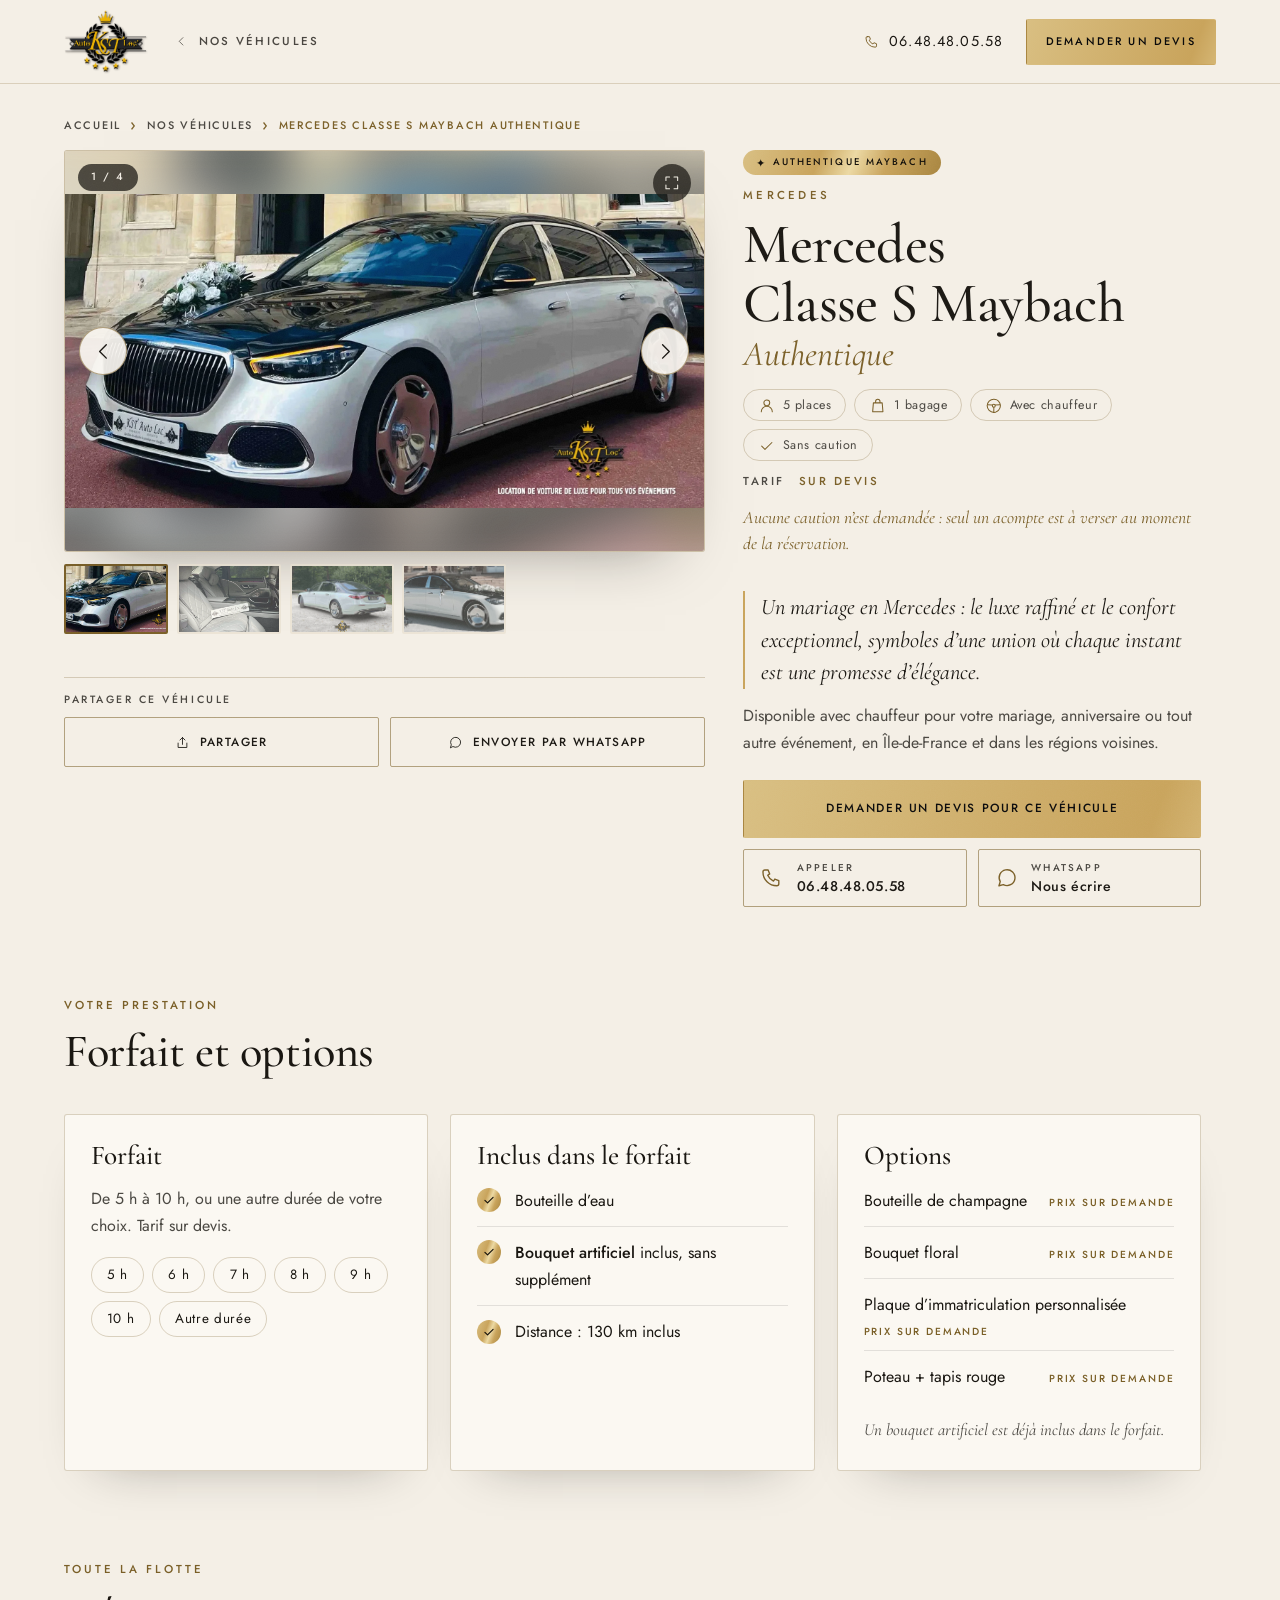
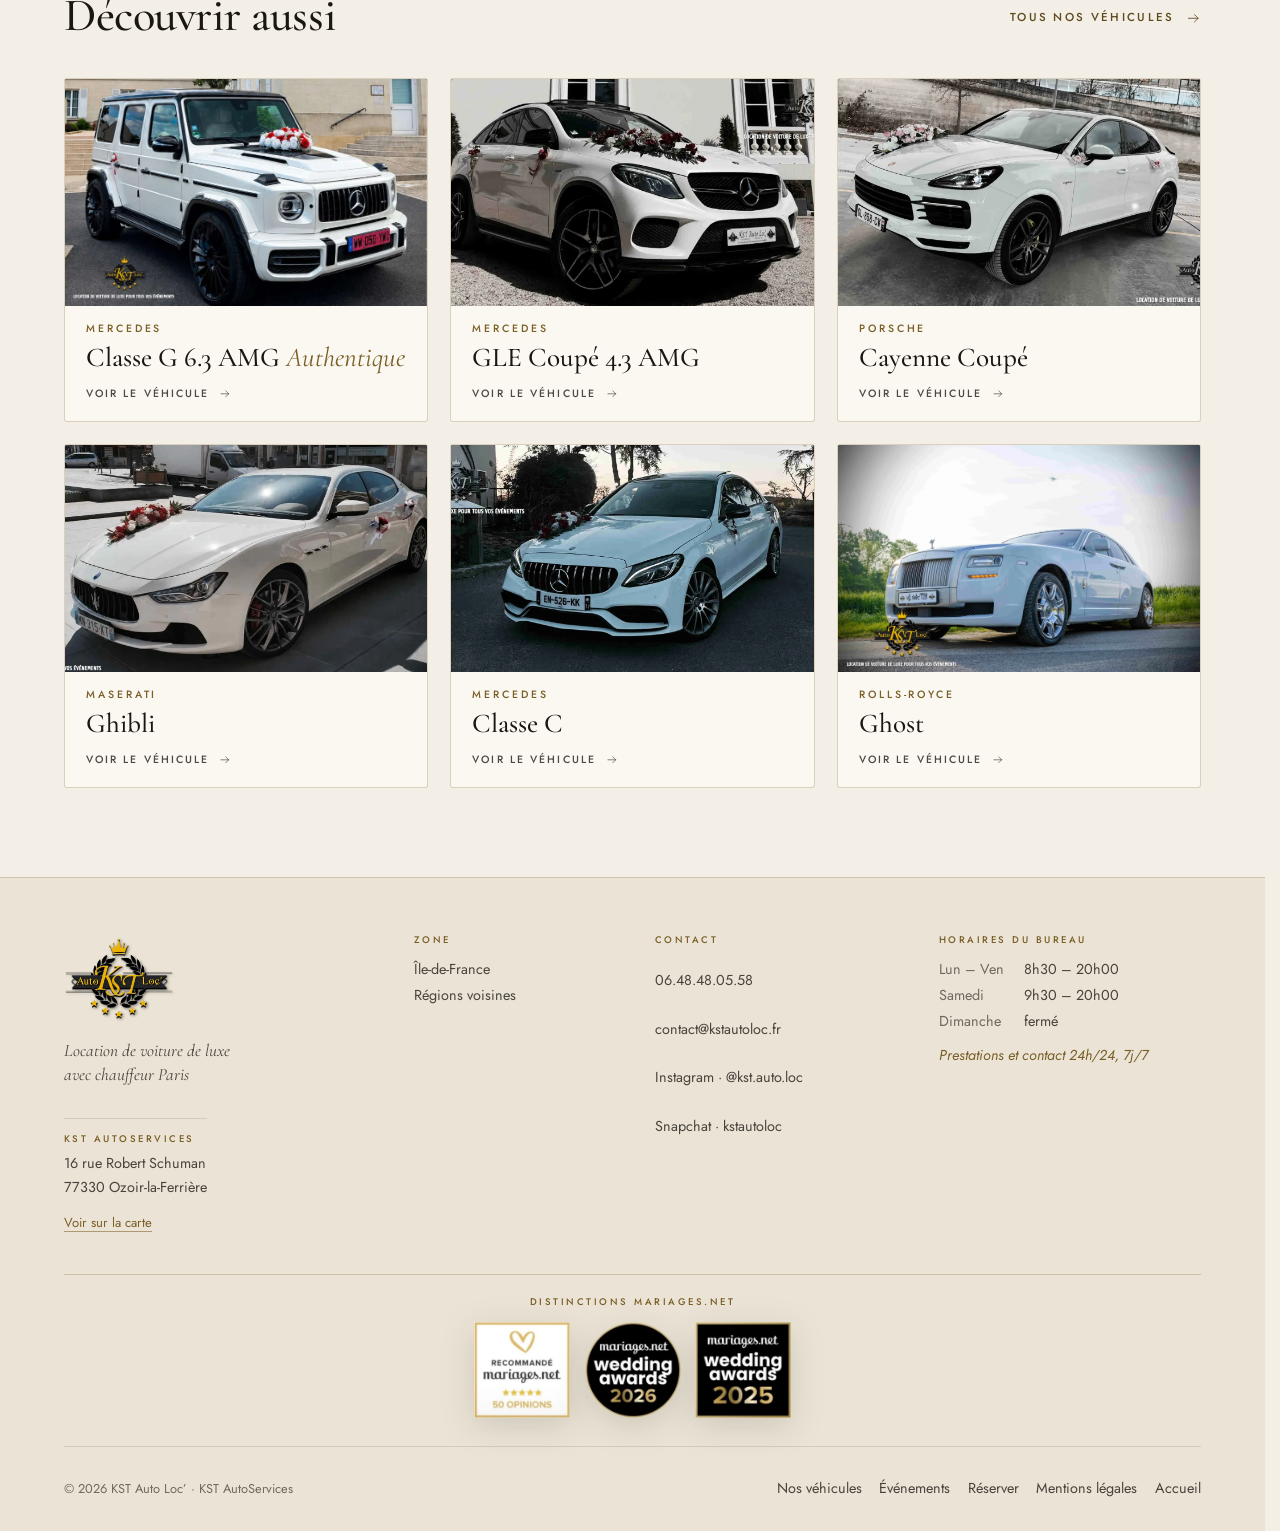
<file: nos-vehicules/mercedes-classe-s-maybach/index.html>
<!doctype html>
<html lang="fr" class="vp">
<head>
  <meta charset="utf-8">
  <meta name="viewport" content="width=device-width, initial-scale=1, viewport-fit=cover">
  <title>Location Mercedes Classe S Maybach Authentique avec chauffeur | KST Auto Loc’</title>
  <meta name="description" content="Location Mercedes Classe S Maybach Authentique avec chauffeur pour mariage et événement en Île-de-France. 5 places, sans caution, devis sur demande.">
  <meta name="keywords" content="location Mercedes Classe S Maybach Authentique mariage, location Mercedes Classe S Maybach Authentique avec chauffeur, voiture de mariage Mercedes, Mercedes avec chauffeur Île-de-France, location voiture de luxe avec chauffeur, location voiture mariage, KST Auto Loc, Ozoir-la-Ferrière">
  <meta name="robots" content="index, follow, max-image-preview:large, max-snippet:-1, max-video-preview:-1">
  <meta name="theme-color" content="#f4efe6">
  <meta name="color-scheme" content="light">
  <link rel="canonical" href="https://kstautoloc.fr/nos-vehicules/mercedes-classe-s-maybach/">
  <link rel="alternate" hreflang="fr-FR" href="https://kstautoloc.fr/nos-vehicules/mercedes-classe-s-maybach/">
  <link rel="alternate" hreflang="x-default" href="https://kstautoloc.fr/nos-vehicules/mercedes-classe-s-maybach/">

  <meta property="og:type" content="website">
  <meta property="og:locale" content="fr_FR">
  <meta property="og:site_name" content="KST Auto Loc’">
  <meta property="og:title" content="Location Mercedes Classe S Maybach Authentique avec chauffeur | KST Auto Loc’">
  <meta property="og:description" content="Location Mercedes Classe S Maybach Authentique avec chauffeur pour mariage et événement en Île-de-France. 5 places, sans caution, devis sur demande.">
  <meta property="og:url" content="https://kstautoloc.fr/nos-vehicules/mercedes-classe-s-maybach/">
  <meta property="og:image" content="https://kstautoloc.fr/assets/img/og/mercedes-classe-s-maybach.jpg">
  <meta property="og:image:secure_url" content="https://kstautoloc.fr/assets/img/og/mercedes-classe-s-maybach.jpg">
  <meta property="og:image:type" content="image/jpeg">
  <meta property="og:image:width" content="1200">
  <meta property="og:image:height" content="630">
  <meta property="og:image:alt" content="Mercedes Classe S Maybach Authentique – Location avec chauffeur · Île-de-France &amp; régions voisines">
  <meta name="twitter:card" content="summary_large_image">
  <meta name="twitter:title" content="Location Mercedes Classe S Maybach Authentique avec chauffeur | KST Auto Loc’">
  <meta name="twitter:description" content="Location Mercedes Classe S Maybach Authentique avec chauffeur pour mariage et événement en Île-de-France. 5 places, sans caution, devis sur demande.">
  <meta name="twitter:image" content="https://kstautoloc.fr/assets/img/og/mercedes-classe-s-maybach.jpg">
  <meta name="twitter:image:alt" content="Mercedes Classe S Maybach Authentique – Location avec chauffeur · Île-de-France &amp; régions voisines">

  <link rel="icon" href="/assets/favicon.svg" type="image/svg+xml">
  <link rel="apple-touch-icon" href="/assets/apple-touch-icon.png">

  <link rel="preconnect" href="https://fonts.googleapis.com">
  <link rel="preconnect" href="https://fonts.gstatic.com" crossorigin>
  <link rel="stylesheet" href="https://fonts.googleapis.com/css2?family=Cormorant+Garamond:ital,wght@0,400;0,500;0,600;1,400;1,500&family=Jost:wght@300;400;500&display=swap">
  <link rel="preload" as="image" href="/assets/img/mercedes/classe-s/classe-s-5.webp" fetchpriority="high">
  <link rel="stylesheet" href="/assets/css/style.css?v=202610051949">

  <script type="application/ld+json">
{
  "@context": "https://schema.org",
  "@graph": [
    {
      "@type": "BreadcrumbList",
      "itemListElement": [
        {
          "@type": "ListItem",
          "position": 1,
          "name": "Accueil",
          "item": "https://kstautoloc.fr/"
        },
        {
          "@type": "ListItem",
          "position": 2,
          "name": "Nos véhicules",
          "item": "https://kstautoloc.fr/#flotte"
        },
        {
          "@type": "ListItem",
          "position": 3,
          "name": "Mercedes Classe S Maybach Authentique",
          "item": "https://kstautoloc.fr/nos-vehicules/mercedes-classe-s-maybach/"
        }
      ]
    },
    {
      "@type": "Product",
      "name": "Mercedes Classe S Maybach Authentique",
      "url": "https://kstautoloc.fr/nos-vehicules/mercedes-classe-s-maybach/",
      "image": [
        "https://kstautoloc.fr/assets/img/mercedes/classe-s/classe-s-5.webp",
        "https://kstautoloc.fr/assets/img/mercedes/classe-s/classe-s-2.webp",
        "https://kstautoloc.fr/assets/img/mercedes/classe-s/classe-s-3.webp",
        "https://kstautoloc.fr/assets/img/mercedes/classe-s/classe-s-4.webp"
      ],
      "brand": {
        "@type": "Brand",
        "name": "Mercedes"
      },
      "category": "Location de voiture avec chauffeur",
      "description": "Location Mercedes Classe S Maybach Authentique avec chauffeur pour mariage et événement en Île-de-France. 5 places, sans caution, devis sur demande."
    }
  ]
}
  </script>
</head>

<body>
  <!-- Page générée par tools/build-vehicles.mjs : ne pas modifier à la main. -->
  <a class="skip" href="#contenu">Aller au contenu</a>

  <svg width="0" height="0" style="position:absolute" aria-hidden="true" focusable="false">
    <defs>
      <symbol id="i-phone" viewBox="0 0 24 24"><path d="M5 4h3.2l1.6 4-2 1.4a11 11 0 0 0 5.8 5.8l1.4-2 4 1.6V18a2 2 0 0 1-2 2A14 14 0 0 1 3 6a2 2 0 0 1 2-2z"/></symbol>
      <symbol id="i-arrow" viewBox="0 0 24 24"><path d="M4 12h16M14 6l6 6-6 6"/></symbol>
      <symbol id="i-close" viewBox="0 0 24 24"><path d="M6 6l12 12M18 6L6 18"/></symbol>
      <symbol id="i-check" viewBox="0 0 24 24"><path d="M5 12.5l4.5 4.5L19 7.5"/></symbol>
      <symbol id="i-chev-l" viewBox="0 0 24 24"><path d="M15 5l-7 7 7 7"/></symbol>
      <symbol id="i-chev-r" viewBox="0 0 24 24"><path d="M9 5l7 7-7 7"/></symbol>
      <symbol id="i-seat" viewBox="0 0 24 24"><circle cx="12" cy="8" r="4"/><path d="M4.5 20a7.5 7.5 0 0 1 15 0"/></symbol>
      <symbol id="i-bag" viewBox="0 0 24 24"><path d="M6 8h12l1 12H5zM9 8V6a3 3 0 0 1 6 0v2"/></symbol>
      <symbol id="i-wheel" viewBox="0 0 24 24"><circle cx="12" cy="12" r="9"/><circle cx="12" cy="12" r="2"/><path d="M3.5 10.5l6.5.5M20.5 10.5L14 11M12 14v7"/></symbol>
      <symbol id="i-chat" viewBox="0 0 24 24"><path d="M4 20l1.3-4.2A8 8 0 1 1 8.4 18.8z"/></symbol>
      <symbol id="i-share" viewBox="0 0 24 24"><path d="M12 15V4M8 8l4-4 4 4M5 13v7h14v-7"/></symbol>
      <symbol id="i-expand" viewBox="0 0 24 24"><path d="M4 9V4h5M20 9V4h-5M4 15v5h5M20 15v5h-5"/></symbol>
    </defs>
  </svg>

  <header class="site-header is-scrolled vp-header">
    <div class="site-header__inner">
      <a class="site-logo" href="/" aria-label="KST Auto Loc’ – retour à l’accueil">
        <img src="/assets/img/logo/logo-kst.webp" alt="KST Auto Loc’" width="873" height="676">
      </a>
      <a class="back-link vp-back" href="/#flotte"><svg class="ico" aria-hidden="true"><use href="#i-chev-l"/></svg><span>Nos véhicules</span></a>
      <div class="site-header__actions">
        <a class="header-phone" href="tel:+33648480558" aria-label="Appeler le 06.48.48.05.58">
          <svg class="ico" aria-hidden="true"><use href="#i-phone"/></svg>
          <span>06.48.48.05.58</span>
        </a>
        <a class="btn btn--gold btn--sm" href="/?vehicule=classe-s#reservation">Demander un devis</a>
      </div>
    </div>
  </header>

  <main id="contenu" class="vp-main">
    <div class="container">

      <nav class="vp-crumbs" aria-label="Fil d’Ariane">
        <ol>
          <li><a href="/">Accueil</a></li>
          <li><a href="/#flotte">Nos véhicules</a></li>
          <li><span aria-current="page">Mercedes Classe S Maybach Authentique</span></li>
        </ol>
      </nav>

      <div class="vp-hero">

        <div class="vp-gallery" data-gallery role="group" aria-roledescription="carrousel" aria-label="Photos : Mercedes Classe S Maybach Authentique">
          <div class="vp-stage">
            <div class="vp-track" id="vp-track" data-track>
          <div class="vp-slide" role="group" aria-roledescription="diapositive" aria-label="Photo 1 sur 4">
            <img class="vp-slide__bg" src="/assets/img/mercedes/classe-s/classe-s-5.webp" alt="" aria-hidden="true" width="1800" height="884" decoding="async">
            <button class="vp-slide__open" type="button" data-open="0" aria-haspopup="dialog">
              <img src="/assets/img/mercedes/classe-s/classe-s-5.webp" alt="Mercedes Classe S Maybach bicolore blanc et noir, un bouquet de fleurs blanches sur le capot, vue avant trois-quarts" width="1800" height="884" fetchpriority="high" decoding="async">
              <span class="vh">Agrandir la photo</span>
              <span class="vp-slide__zoom" aria-hidden="true"><svg class="ico" aria-hidden="true"><use href="#i-expand"/></svg></span>
            </button>
          </div>
          <div class="vp-slide" role="group" aria-roledescription="diapositive" aria-label="Photo 2 sur 4">
            <img class="vp-slide__bg" src="/assets/img/mercedes/classe-s/classe-s-2.webp" alt="" aria-hidden="true" width="1512" height="1801" loading="lazy" decoding="async">
            <button class="vp-slide__open" type="button" data-open="1" aria-haspopup="dialog">
              <img src="/assets/img/mercedes/classe-s/classe-s-2.webp" alt="Intérieur de la Mercedes Classe S Maybach : sièges arrière en cuir matelassé gris" width="1512" height="1801" loading="lazy" decoding="async">
              <span class="vh">Agrandir la photo</span>
              <span class="vp-slide__zoom" aria-hidden="true"><svg class="ico" aria-hidden="true"><use href="#i-expand"/></svg></span>
            </button>
          </div>
          <div class="vp-slide" role="group" aria-roledescription="diapositive" aria-label="Photo 3 sur 4">
            <img class="vp-slide__bg" src="/assets/img/mercedes/classe-s/classe-s-3.webp" alt="" aria-hidden="true" width="1800" height="1350" loading="lazy" decoding="async">
            <button class="vp-slide__open" type="button" data-open="2" aria-haspopup="dialog">
              <img src="/assets/img/mercedes/classe-s/classe-s-3.webp" alt="Mercedes Classe S Maybach, vue arrière trois-quarts sur un chemin de gravier" width="1800" height="1350" loading="lazy" decoding="async">
              <span class="vh">Agrandir la photo</span>
              <span class="vp-slide__zoom" aria-hidden="true"><svg class="ico" aria-hidden="true"><use href="#i-expand"/></svg></span>
            </button>
          </div>
          <div class="vp-slide" role="group" aria-roledescription="diapositive" aria-label="Photo 4 sur 4">
            <img class="vp-slide__bg" src="/assets/img/mercedes/classe-s/classe-s-4.webp" alt="" aria-hidden="true" width="1280" height="565" loading="lazy" decoding="async">
            <button class="vp-slide__open" type="button" data-open="3" aria-haspopup="dialog">
              <img src="/assets/img/mercedes/classe-s/classe-s-4.webp" alt="Mercedes Classe S Maybach blanc et noir, vue de côté, fleurs blanches sur le capot devant un escalier de pierre" width="1280" height="565" loading="lazy" decoding="async">
              <span class="vh">Agrandir la photo</span>
              <span class="vp-slide__zoom" aria-hidden="true"><svg class="ico" aria-hidden="true"><use href="#i-expand"/></svg></span>
            </button>
          </div>
            </div>
            <button class="vp-nav vp-nav--prev" type="button" data-prev aria-label="Photo précédente"><svg class="ico" aria-hidden="true"><use href="#i-chev-l"/></svg></button>
            <button class="vp-nav vp-nav--next" type="button" data-next aria-label="Photo suivante"><svg class="ico" aria-hidden="true"><use href="#i-chev-r"/></svg></button>
            <p class="vp-count" aria-hidden="true"><span data-cur>1</span> / 4</p>
          </div>
          <div class="vp-progress" data-progress="vp-track" aria-hidden="true"><span></span></div>
          <ul class="vp-thumbs" aria-label="Choisir une photo">
          <li><button type="button" data-thumb="0" aria-label="Voir la photo 1 sur 4" aria-current="true"><img src="/assets/img/mercedes/classe-s/classe-s-5.webp" alt="" width="1800" height="884" decoding="async"></button></li>
          <li><button type="button" data-thumb="1" aria-label="Voir la photo 2 sur 4"><img src="/assets/img/mercedes/classe-s/classe-s-2.webp" alt="" width="1512" height="1801" loading="lazy" decoding="async"></button></li>
          <li><button type="button" data-thumb="2" aria-label="Voir la photo 3 sur 4"><img src="/assets/img/mercedes/classe-s/classe-s-3.webp" alt="" width="1800" height="1350" loading="lazy" decoding="async"></button></li>
          <li><button type="button" data-thumb="3" aria-label="Voir la photo 4 sur 4"><img src="/assets/img/mercedes/classe-s/classe-s-4.webp" alt="" width="1280" height="565" loading="lazy" decoding="async"></button></li>
          </ul>
        </div>

        <div class="vp-info">
          <p class="vp-tag">Authentique Maybach</p>
          <p class="vp-brand">Mercedes</p>
          <h1 class="vp-title" id="vp-title">Mercedes Classe S Maybach <em>Authentique</em></h1>
          <ul class="chips vp-chips">
            <li><svg class="ico" aria-hidden="true"><use href="#i-seat"/></svg>5 places</li>
            <li><svg class="ico" aria-hidden="true"><use href="#i-bag"/></svg>1 bagage</li>
            <li><svg class="ico" aria-hidden="true"><use href="#i-wheel"/></svg>Avec chauffeur</li>
            <li><svg class="ico" aria-hidden="true"><use href="#i-check"/></svg>Sans caution</li>
          </ul>
          <p class="vp-price">Tarif <span>Sur devis</span></p>
          <p class="vp-assure">Aucune caution n’est demandée : seul un acompte est à verser au moment de la réservation.</p>
          <div class="vp-text">
            <p class="vp-quote">Un mariage en Mercedes : le luxe raffiné et le confort exceptionnel, symboles d’une union où chaque instant est une promesse d’élégance.</p>
            <p>Disponible avec chauffeur pour votre mariage, anniversaire ou tout autre événement, en Île-de-France et dans les régions voisines.</p>
          </div>

          <div class="vp-cta">
            <a class="btn btn--gold btn--block vp-cta__main" href="/?vehicule=classe-s#reservation">Demander un devis pour ce véhicule</a>
            <div class="vp-cta__row">
              <a class="btn btn--ghost vp-contact" href="tel:+33648480558"><svg class="ico" aria-hidden="true"><use href="#i-phone"/></svg><span><small>Appeler</small><b>06.48.48.05.58</b></span></a>
              <a class="btn btn--ghost vp-contact" href="https://wa.me/33648480558" target="_blank" rel="noopener"><svg class="ico" aria-hidden="true"><use href="#i-chat"/></svg><span><small>WhatsApp</small><b>Nous écrire</b></span></a>
            </div>
          </div>
        </div>

        <div class="vp-share">
          <p class="vp-share__label">Partager ce véhicule</p>
          <div class="vp-cta__row">
            <button class="btn btn--ghost" type="button" data-share hidden data-share-title="Mercedes Classe S Maybach Authentique – KST Auto Loc’" data-share-text="Mercedes Classe S Maybach Authentique : location avec chauffeur en Île-de-France" data-share-url="https://kstautoloc.fr/nos-vehicules/mercedes-classe-s-maybach/"><svg class="ico" aria-hidden="true"><use href="#i-share"/></svg>Partager</button>
            <a class="btn btn--ghost" href="https://wa.me/?text=Mercedes%20Classe%20S%20Maybach%20Authentique%20%E2%80%93%20KST%20Auto%20Loc%E2%80%99%0Ahttps%3A%2F%2Fkstautoloc.fr%2Fnos-vehicules%2Fmercedes-classe-s-maybach%2F" target="_blank" rel="noopener"><svg class="ico" aria-hidden="true"><use href="#i-chat"/></svg>Envoyer par WhatsApp</a>
          </div>
          <p class="vp-share__status" role="status" aria-live="polite" data-share-status></p>
        </div>
      </div>

      <section class="vp-section" aria-labelledby="vp-forfait-title">
        <header class="vp-section__head">
          <p class="eyebrow">Votre prestation</p>
          <h2 class="vp-h2" id="vp-forfait-title">Forfait et options</h2>
        </header>
        <div class="vp-details">
          <div class="vp-box">
            <h3>Forfait</h3>
            <p class="vp-box__lead">De 5 h à 10 h, ou une autre durée de votre choix. Tarif sur devis.</p>
            <ul class="vp-hours" aria-label="Durées proposées">
              <li>5 h</li>
              <li>6 h</li>
              <li>7 h</li>
              <li>8 h</li>
              <li>9 h</li>
              <li>10 h</li>
              <li>Autre durée</li>
            </ul>
          </div>
          <div class="vp-box">
            <h3>Inclus dans le forfait</h3>
            <ul class="vp-ticks">
              <li><span class="vp-tick" aria-hidden="true"><svg class="ico" aria-hidden="true"><use href="#i-check"/></svg></span><span>Bouteille d’eau</span></li>
              <li><span class="vp-tick" aria-hidden="true"><svg class="ico" aria-hidden="true"><use href="#i-check"/></svg></span><span><strong>Bouquet artificiel</strong> inclus, sans supplément</span></li>
              <li><span class="vp-tick" aria-hidden="true"><svg class="ico" aria-hidden="true"><use href="#i-check"/></svg></span><span>Distance : 130 km inclus</span></li>
            </ul>
          </div>
          <div class="vp-box">
            <h3>Options</h3>
            <ul class="vp-opts">
              <li><span>Bouteille de champagne</span><span class="vp-opts__price">Prix sur demande</span></li>
              <li><span>Bouquet floral</span><span class="vp-opts__price">Prix sur demande</span></li>
              <li><span>Plaque d’immatriculation personnalisée</span><span class="vp-opts__price">Prix sur demande</span></li>
              <li><span>Poteau + tapis rouge</span><span class="vp-opts__price">Prix sur demande</span></li>
            </ul>
            <p class="vp-box__note">Un bouquet artificiel est déjà inclus dans le forfait.</p>
          </div>
        </div>
      </section>

      <section class="vp-section" aria-labelledby="vp-more-title">
        <header class="vp-section__head vp-section__head--split">
          <div>
            <p class="eyebrow">Toute la flotte</p>
            <h2 class="vp-h2" id="vp-more-title">Découvrir aussi</h2>
          </div>
          <a class="link-arrow" href="/#flotte">Tous nos véhicules <svg class="ico" aria-hidden="true"><use href="#i-arrow"/></svg></a>
        </header>
        <ul class="vp-more__row" id="vp-more">
        <li>
          <a class="vp-card" href="/nos-vehicules/mercedes-classe-g-63-amg/" style="--pos:62% 58%">
            <span class="vp-card__media"><img src="/assets/img/mercedes/classe-g/classe-g-6.webp" alt="" width="1684" height="1080" loading="lazy" decoding="async"></span>
            <span class="vp-card__body">
              <span class="vp-card__brand">Mercedes</span>
              <span class="vp-card__name">Classe G 6.3 AMG <em>Authentique</em></span>
              <span class="vp-card__go">Voir le véhicule <svg class="ico" aria-hidden="true"><use href="#i-arrow"/></svg></span>
            </span>
          </a>
        </li>
        <li>
          <a class="vp-card" href="/nos-vehicules/mercedes-gle-coupe-43-amg/" style="--pos:56% 50%">
            <span class="vp-card__media"><img src="/assets/img/mercedes/gle/gle-coupe-amg.webp" alt="" width="1800" height="795" loading="lazy" decoding="async"></span>
            <span class="vp-card__body">
              <span class="vp-card__brand">Mercedes</span>
              <span class="vp-card__name">GLE Coupé 4.3 AMG</span>
              <span class="vp-card__go">Voir le véhicule <svg class="ico" aria-hidden="true"><use href="#i-arrow"/></svg></span>
            </span>
          </a>
        </li>
        <li>
          <a class="vp-card" href="/nos-vehicules/porsche-cayenne-coupe/" style="--pos:46% 50%">
            <span class="vp-card__media"><img src="/assets/img/porsche/cayenne.webp" alt="" width="1800" height="795" loading="lazy" decoding="async"></span>
            <span class="vp-card__body">
              <span class="vp-card__brand">Porsche</span>
              <span class="vp-card__name">Cayenne Coupé</span>
              <span class="vp-card__go">Voir le véhicule <svg class="ico" aria-hidden="true"><use href="#i-arrow"/></svg></span>
            </span>
          </a>
        </li>
        <li>
          <a class="vp-card" href="/nos-vehicules/maserati-ghibli/" style="--pos:68% 50%">
            <span class="vp-card__media"><img src="/assets/img/maserati/ghbli/ghibli.webp" alt="" width="1800" height="795" loading="lazy" decoding="async"></span>
            <span class="vp-card__body">
              <span class="vp-card__brand">Maserati</span>
              <span class="vp-card__name">Ghibli</span>
              <span class="vp-card__go">Voir le véhicule <svg class="ico" aria-hidden="true"><use href="#i-arrow"/></svg></span>
            </span>
          </a>
        </li>
        <li>
          <a class="vp-card" href="/nos-vehicules/mercedes-classe-c/" style="--pos:50% 55%">
            <span class="vp-card__media"><img src="/assets/img/mercedes/classe-c/classe-c.webp" alt="" width="1800" height="795" loading="lazy" decoding="async"></span>
            <span class="vp-card__body">
              <span class="vp-card__brand">Mercedes</span>
              <span class="vp-card__name">Classe C</span>
              <span class="vp-card__go">Voir le véhicule <svg class="ico" aria-hidden="true"><use href="#i-arrow"/></svg></span>
            </span>
          </a>
        </li>
        <li>
          <a class="vp-card" href="/nos-vehicules/rolls-royce-ghost/" style="--pos:50% 76%">
            <span class="vp-card__media"><img src="/assets/img/rolls-royce/ghost/image0.webp" alt="" width="1800" height="1201" loading="lazy" decoding="async"></span>
            <span class="vp-card__body">
              <span class="vp-card__brand">Rolls-Royce</span>
              <span class="vp-card__name">Ghost</span>
              <span class="vp-card__go">Voir le véhicule <svg class="ico" aria-hidden="true"><use href="#i-arrow"/></svg></span>
            </span>
          </a>
        </li>
        </ul>
        <div class="vp-progress" data-progress="vp-more" aria-hidden="true"><span></span></div>
      </section>

    </div>
  </main>

  <footer class="footer">
    <div class="container">
      <div class="footer__top">
        <div class="footer__brand">
          <img src="/assets/img/logo/logo-footer.webp" alt="KST Auto Loc’" width="444" height="344" loading="lazy" decoding="async">
          <p>Location de voiture de luxe avec chauffeur Paris</p>
          <address class="footer__addr">
            <strong>KST AutoServices</strong>
            <span>16 rue Robert Schuman</span>
            <span>77330 Ozoir-la-Ferrière</span>
            <a href="https://www.google.com/maps/search/?api=1&amp;query=16+rue+Robert+Schuman+77330+Ozoir-la-Ferri%C3%A8re" target="_blank" rel="noopener">Voir sur la carte</a>
          </address>
        </div>
        <div>
          <h2 class="footer__h">Zone</h2>
          <ul>
            <li>Île-de-France</li>
            <li>Régions voisines</li>
          </ul>
        </div>
        <div>
          <h2 class="footer__h">Contact</h2>
          <ul>
            <li><a href="tel:+33648480558">06.48.48.05.58</a></li>
            <li><a href="mailto:contact@kstautoloc.fr">contact@kstautoloc.fr</a></li>
            <li><a href="https://www.instagram.com/kst.auto.loc/" target="_blank" rel="noopener">Instagram · @kst.auto.loc</a></li>
            <li><a href="https://www.snapchat.com/add/kstautoloc" target="_blank" rel="noopener">Snapchat · kstautoloc</a></li>
          </ul>
        </div>
        <div>
          <h2 class="footer__h">Horaires du bureau</h2>
          <ul>
            <li><span>Lun – Ven</span> 8h30 – 20h00</li>
            <li><span>Samedi</span> 9h30 – 20h00</li>
            <li><span>Dimanche</span> fermé</li>
            <li class="footer__always">Prestations et contact 24h/24, 7j/7</li>
          </ul>
        </div>
      </div>
      <div class="footer__labels">
        <p class="footer__h">Distinctions mariages.net</p>
        <ul>
          <li><a href="https://www.mariages.net/voiture-mariage/kst-auto-loc--e322516" target="_blank" rel="noopener" aria-label="Recommandé mariages.net, 5 étoiles, 50 opinions — voir la fiche"><img src="/assets/img/labels/recommande.webp" alt="Recommandé mariages.net — 5 étoiles, 50 opinions" width="440" height="440" loading="lazy" decoding="async"></a></li>
          <li><a href="https://www.mariages.net/voiture-mariage/kst-auto-loc--e322516" target="_blank" rel="noopener" aria-label="mariages.net Wedding Awards 2026 — voir la fiche"><img src="/assets/img/labels/awards2026.webp" alt="mariages.net Wedding Awards 2026" width="440" height="440" loading="lazy" decoding="async"></a></li>
          <li><a href="https://www.mariages.net/voiture-mariage/kst-auto-loc--e322516" target="_blank" rel="noopener" aria-label="mariages.net Wedding Awards 2025 — voir la fiche"><img src="/assets/img/labels/awards2025.webp" alt="mariages.net Wedding Awards 2025" width="440" height="440" loading="lazy" decoding="async"></a></li>
        </ul>
      </div>
      <div class="footer__bottom">
        <p>© <span data-year>2026</span> KST Auto Loc’ · KST AutoServices</p>
        <ul>
          <li><a href="/#flotte">Nos véhicules</a></li>
          <li><a href="/#evenements">Événements</a></li>
          <li><a href="/#reservation">Réserver</a></li>
          <li><a href="/mentions-legales.html">Mentions légales</a></li>
          <li><a href="/">Accueil</a></li>
        </ul>
      </div>
    </div>
  </footer>

  <!-- Barre d'action mobile -->
  <div class="cta-bar vp-bar">
    <a class="btn btn--ghost" href="tel:+33648480558"><svg class="ico" aria-hidden="true"><use href="#i-phone"/></svg>Appeler</a>
    <a class="btn btn--gold" href="/?vehicule=classe-s#reservation">Demander un devis</a>
  </div>

  <!-- Agrandissement des photos (géré par vehicle.js) -->
  <div class="vp-lb" role="dialog" aria-modal="true" aria-label="Photos : Mercedes Classe S Maybach Authentique" tabindex="-1" hidden data-lb>
    <div class="vp-lb__bar">
      <p class="vp-lb__count" aria-live="polite" data-lb-count></p>
      <button class="vp-lb__btn" type="button" data-lb-close aria-label="Fermer l’agrandissement"><svg class="ico" aria-hidden="true"><use href="#i-close"/></svg></button>
    </div>
    <div class="vp-lb__stage" data-lb-stage>
      <button class="vp-lb__btn vp-lb__nav vp-lb__nav--prev" type="button" data-lb-prev aria-label="Photo précédente"><svg class="ico" aria-hidden="true"><use href="#i-chev-l"/></svg></button>
      <div class="vp-lb__frame" data-lb-frame></div>
      <button class="vp-lb__btn vp-lb__nav vp-lb__nav--next" type="button" data-lb-next aria-label="Photo suivante"><svg class="ico" aria-hidden="true"><use href="#i-chev-r"/></svg></button>
    </div>
    <p class="vp-lb__cap" data-lb-cap></p>
  </div>

  <script src="/assets/js/vehicle.js?v=202610051949" defer></script>
</body>
</html>
</file>
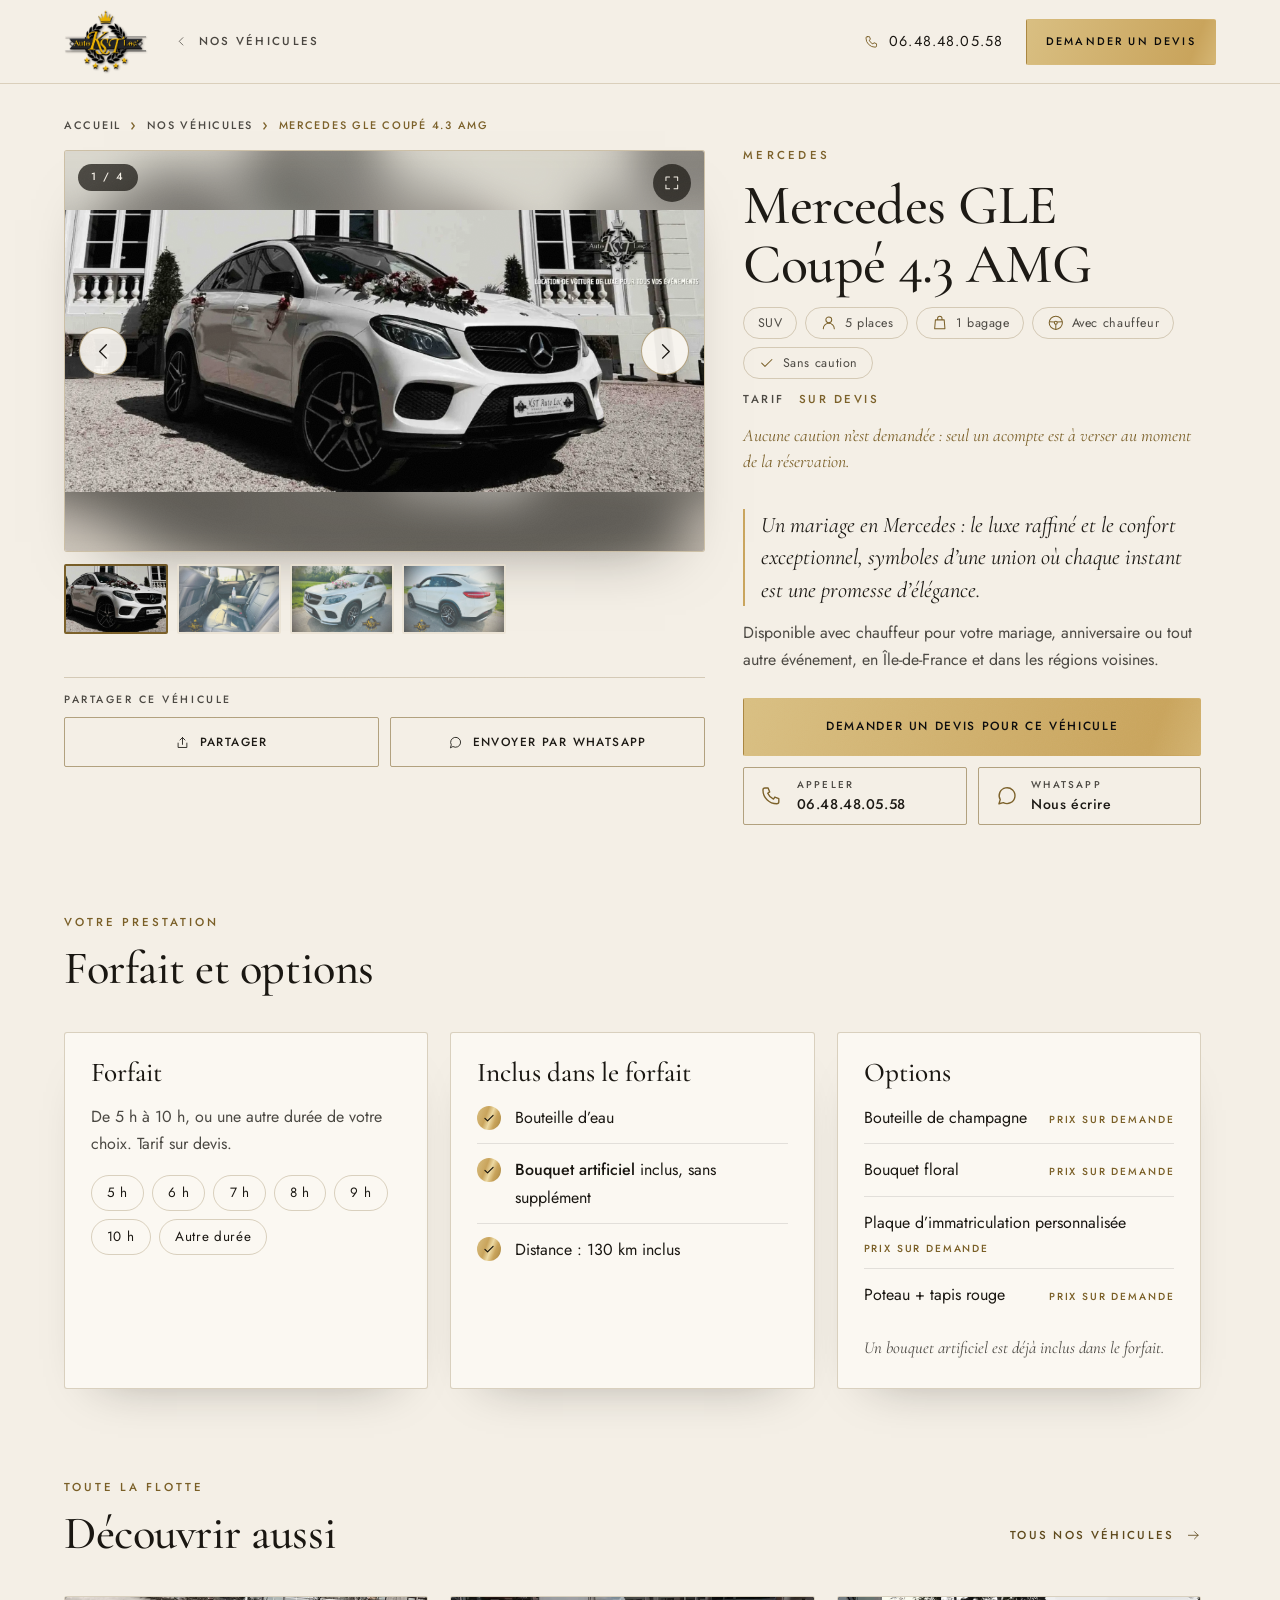
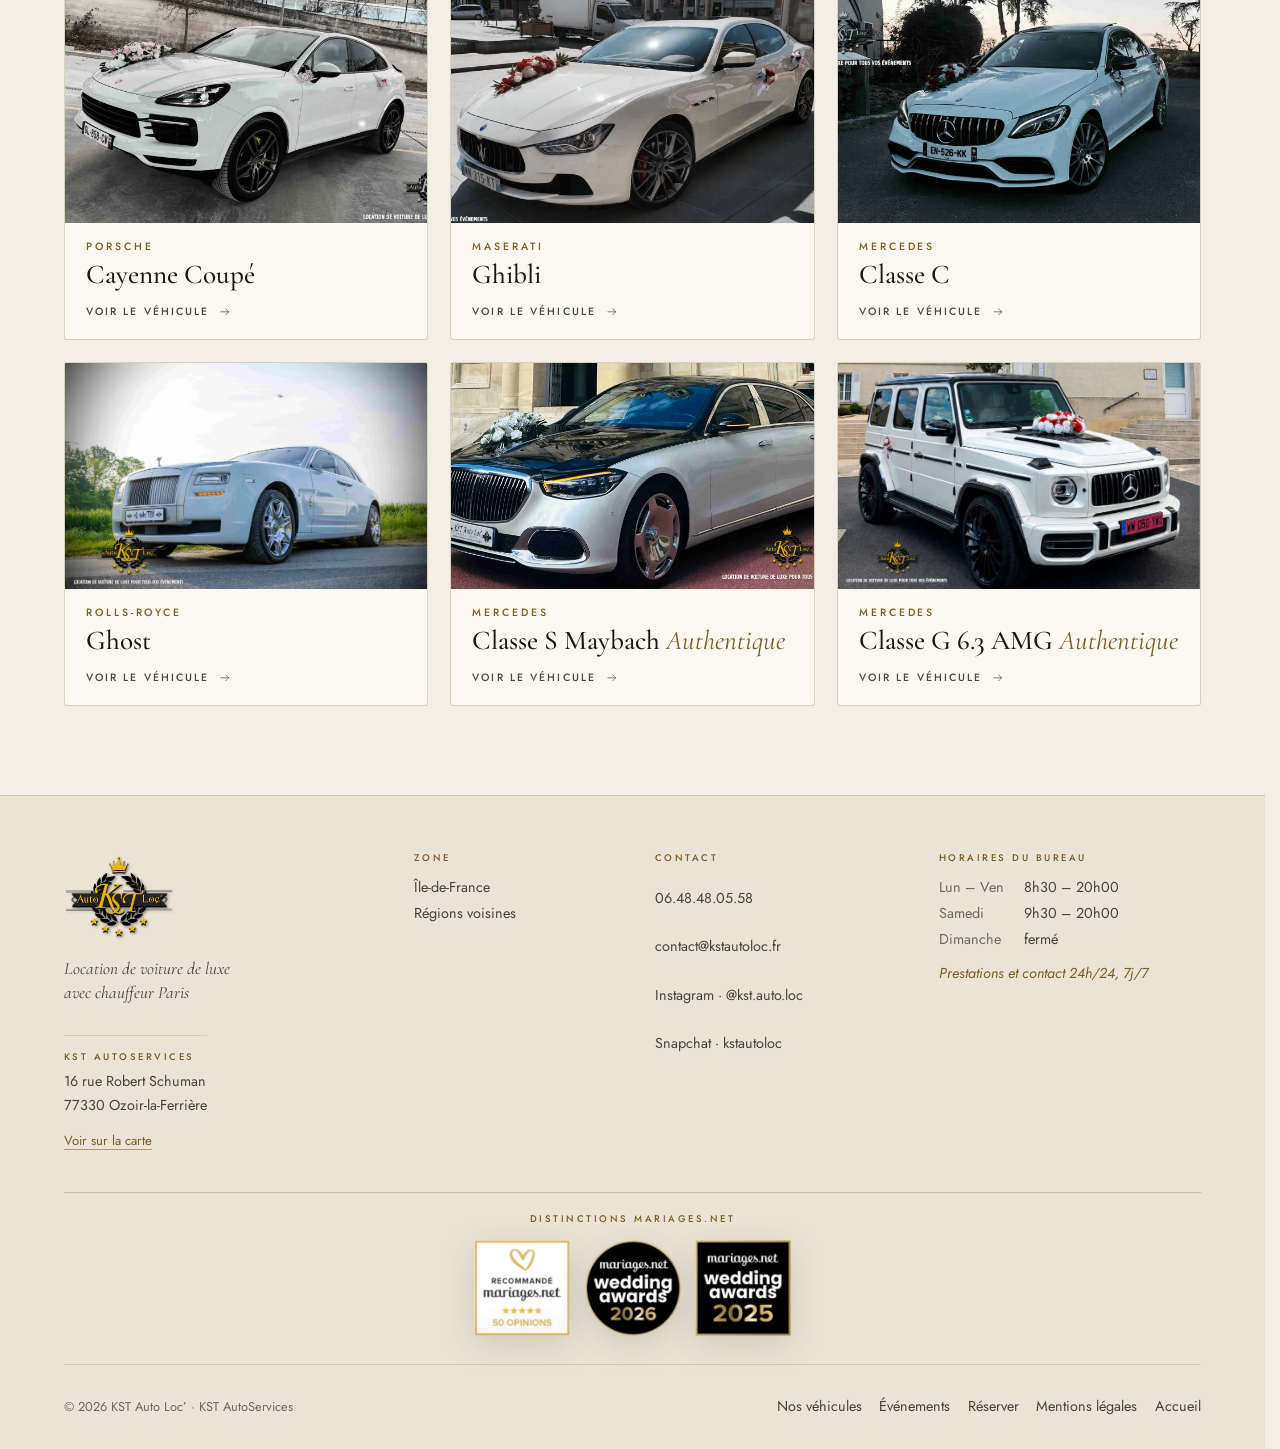
<file: nos-vehicules/mercedes-gle-coupe-43-amg/index.html>
<!doctype html>
<html lang="fr" class="vp">
<head>
  <meta charset="utf-8">
  <meta name="viewport" content="width=device-width, initial-scale=1, viewport-fit=cover">
  <title>Location Mercedes GLE Coupé 4.3 AMG avec chauffeur | KST Auto Loc’</title>
  <meta name="description" content="Location Mercedes GLE Coupé 4.3 AMG avec chauffeur pour mariage et événement en Île-de-France. 5 places, sans caution, devis sur demande.">
  <meta name="keywords" content="location Mercedes GLE Coupé 4.3 AMG mariage, location Mercedes GLE Coupé 4.3 AMG avec chauffeur, voiture de mariage Mercedes, Mercedes avec chauffeur Île-de-France, location voiture de luxe avec chauffeur, location voiture mariage, KST Auto Loc, Ozoir-la-Ferrière">
  <meta name="robots" content="index, follow, max-image-preview:large, max-snippet:-1, max-video-preview:-1">
  <meta name="theme-color" content="#f4efe6">
  <meta name="color-scheme" content="light">
  <link rel="canonical" href="https://kstautoloc.fr/nos-vehicules/mercedes-gle-coupe-43-amg/">
  <link rel="alternate" hreflang="fr-FR" href="https://kstautoloc.fr/nos-vehicules/mercedes-gle-coupe-43-amg/">
  <link rel="alternate" hreflang="x-default" href="https://kstautoloc.fr/nos-vehicules/mercedes-gle-coupe-43-amg/">

  <meta property="og:type" content="website">
  <meta property="og:locale" content="fr_FR">
  <meta property="og:site_name" content="KST Auto Loc’">
  <meta property="og:title" content="Location Mercedes GLE Coupé 4.3 AMG avec chauffeur | KST Auto Loc’">
  <meta property="og:description" content="Location Mercedes GLE Coupé 4.3 AMG avec chauffeur pour mariage et événement en Île-de-France. 5 places, sans caution, devis sur demande.">
  <meta property="og:url" content="https://kstautoloc.fr/nos-vehicules/mercedes-gle-coupe-43-amg/">
  <meta property="og:image" content="https://kstautoloc.fr/assets/img/og/mercedes-gle-coupe-43-amg.jpg">
  <meta property="og:image:secure_url" content="https://kstautoloc.fr/assets/img/og/mercedes-gle-coupe-43-amg.jpg">
  <meta property="og:image:type" content="image/jpeg">
  <meta property="og:image:width" content="1200">
  <meta property="og:image:height" content="630">
  <meta property="og:image:alt" content="Mercedes GLE Coupé 4.3 AMG – Location avec chauffeur · Île-de-France &amp; régions voisines">
  <meta name="twitter:card" content="summary_large_image">
  <meta name="twitter:title" content="Location Mercedes GLE Coupé 4.3 AMG avec chauffeur | KST Auto Loc’">
  <meta name="twitter:description" content="Location Mercedes GLE Coupé 4.3 AMG avec chauffeur pour mariage et événement en Île-de-France. 5 places, sans caution, devis sur demande.">
  <meta name="twitter:image" content="https://kstautoloc.fr/assets/img/og/mercedes-gle-coupe-43-amg.jpg">
  <meta name="twitter:image:alt" content="Mercedes GLE Coupé 4.3 AMG – Location avec chauffeur · Île-de-France &amp; régions voisines">

  <link rel="icon" href="/assets/favicon.svg" type="image/svg+xml">
  <link rel="apple-touch-icon" href="/assets/apple-touch-icon.png">

  <link rel="preconnect" href="https://fonts.googleapis.com">
  <link rel="preconnect" href="https://fonts.gstatic.com" crossorigin>
  <link rel="stylesheet" href="https://fonts.googleapis.com/css2?family=Cormorant+Garamond:ital,wght@0,400;0,500;0,600;1,400;1,500&family=Jost:wght@300;400;500&display=swap">
  <link rel="preload" as="image" href="/assets/img/mercedes/gle/gle-coupe-amg.webp" fetchpriority="high">
  <link rel="stylesheet" href="/assets/css/style.css?v=202610051949">

  <script type="application/ld+json">
{
  "@context": "https://schema.org",
  "@graph": [
    {
      "@type": "BreadcrumbList",
      "itemListElement": [
        {
          "@type": "ListItem",
          "position": 1,
          "name": "Accueil",
          "item": "https://kstautoloc.fr/"
        },
        {
          "@type": "ListItem",
          "position": 2,
          "name": "Nos véhicules",
          "item": "https://kstautoloc.fr/#flotte"
        },
        {
          "@type": "ListItem",
          "position": 3,
          "name": "Mercedes GLE Coupé 4.3 AMG",
          "item": "https://kstautoloc.fr/nos-vehicules/mercedes-gle-coupe-43-amg/"
        }
      ]
    },
    {
      "@type": "Product",
      "name": "Mercedes GLE Coupé 4.3 AMG",
      "url": "https://kstautoloc.fr/nos-vehicules/mercedes-gle-coupe-43-amg/",
      "image": [
        "https://kstautoloc.fr/assets/img/mercedes/gle/gle-coupe-amg.webp",
        "https://kstautoloc.fr/assets/img/mercedes/gle/image7.webp",
        "https://kstautoloc.fr/assets/img/mercedes/gle/image6.webp",
        "https://kstautoloc.fr/assets/img/mercedes/gle/image8.webp"
      ],
      "brand": {
        "@type": "Brand",
        "name": "Mercedes"
      },
      "category": "Location de voiture avec chauffeur",
      "description": "Location Mercedes GLE Coupé 4.3 AMG avec chauffeur pour mariage et événement en Île-de-France. 5 places, sans caution, devis sur demande."
    }
  ]
}
  </script>
</head>

<body>
  <!-- Page générée par tools/build-vehicles.mjs : ne pas modifier à la main. -->
  <a class="skip" href="#contenu">Aller au contenu</a>

  <svg width="0" height="0" style="position:absolute" aria-hidden="true" focusable="false">
    <defs>
      <symbol id="i-phone" viewBox="0 0 24 24"><path d="M5 4h3.2l1.6 4-2 1.4a11 11 0 0 0 5.8 5.8l1.4-2 4 1.6V18a2 2 0 0 1-2 2A14 14 0 0 1 3 6a2 2 0 0 1 2-2z"/></symbol>
      <symbol id="i-arrow" viewBox="0 0 24 24"><path d="M4 12h16M14 6l6 6-6 6"/></symbol>
      <symbol id="i-close" viewBox="0 0 24 24"><path d="M6 6l12 12M18 6L6 18"/></symbol>
      <symbol id="i-check" viewBox="0 0 24 24"><path d="M5 12.5l4.5 4.5L19 7.5"/></symbol>
      <symbol id="i-chev-l" viewBox="0 0 24 24"><path d="M15 5l-7 7 7 7"/></symbol>
      <symbol id="i-chev-r" viewBox="0 0 24 24"><path d="M9 5l7 7-7 7"/></symbol>
      <symbol id="i-seat" viewBox="0 0 24 24"><circle cx="12" cy="8" r="4"/><path d="M4.5 20a7.5 7.5 0 0 1 15 0"/></symbol>
      <symbol id="i-bag" viewBox="0 0 24 24"><path d="M6 8h12l1 12H5zM9 8V6a3 3 0 0 1 6 0v2"/></symbol>
      <symbol id="i-wheel" viewBox="0 0 24 24"><circle cx="12" cy="12" r="9"/><circle cx="12" cy="12" r="2"/><path d="M3.5 10.5l6.5.5M20.5 10.5L14 11M12 14v7"/></symbol>
      <symbol id="i-chat" viewBox="0 0 24 24"><path d="M4 20l1.3-4.2A8 8 0 1 1 8.4 18.8z"/></symbol>
      <symbol id="i-share" viewBox="0 0 24 24"><path d="M12 15V4M8 8l4-4 4 4M5 13v7h14v-7"/></symbol>
      <symbol id="i-expand" viewBox="0 0 24 24"><path d="M4 9V4h5M20 9V4h-5M4 15v5h5M20 15v5h-5"/></symbol>
    </defs>
  </svg>

  <header class="site-header is-scrolled vp-header">
    <div class="site-header__inner">
      <a class="site-logo" href="/" aria-label="KST Auto Loc’ – retour à l’accueil">
        <img src="/assets/img/logo/logo-kst.webp" alt="KST Auto Loc’" width="873" height="676">
      </a>
      <a class="back-link vp-back" href="/#flotte"><svg class="ico" aria-hidden="true"><use href="#i-chev-l"/></svg><span>Nos véhicules</span></a>
      <div class="site-header__actions">
        <a class="header-phone" href="tel:+33648480558" aria-label="Appeler le 06.48.48.05.58">
          <svg class="ico" aria-hidden="true"><use href="#i-phone"/></svg>
          <span>06.48.48.05.58</span>
        </a>
        <a class="btn btn--gold btn--sm" href="/?vehicule=gle#reservation">Demander un devis</a>
      </div>
    </div>
  </header>

  <main id="contenu" class="vp-main">
    <div class="container">

      <nav class="vp-crumbs" aria-label="Fil d’Ariane">
        <ol>
          <li><a href="/">Accueil</a></li>
          <li><a href="/#flotte">Nos véhicules</a></li>
          <li><span aria-current="page">Mercedes GLE Coupé 4.3 AMG</span></li>
        </ol>
      </nav>

      <div class="vp-hero">

        <div class="vp-gallery" data-gallery role="group" aria-roledescription="carrousel" aria-label="Photos : Mercedes GLE Coupé 4.3 AMG">
          <div class="vp-stage">
            <div class="vp-track" id="vp-track" data-track>
          <div class="vp-slide" role="group" aria-roledescription="diapositive" aria-label="Photo 1 sur 4">
            <img class="vp-slide__bg" src="/assets/img/mercedes/gle/gle-coupe-amg.webp" alt="" aria-hidden="true" width="1800" height="795" decoding="async">
            <button class="vp-slide__open" type="button" data-open="0" aria-haspopup="dialog">
              <img src="/assets/img/mercedes/gle/gle-coupe-amg.webp" alt="Mercedes GLE Coupé 4.3 AMG blanc décoré de fleurs rouges et blanches, vue avant trois-quarts" width="1800" height="795" fetchpriority="high" decoding="async">
              <span class="vh">Agrandir la photo</span>
              <span class="vp-slide__zoom" aria-hidden="true"><svg class="ico" aria-hidden="true"><use href="#i-expand"/></svg></span>
            </button>
          </div>
          <div class="vp-slide" role="group" aria-roledescription="diapositive" aria-label="Photo 2 sur 4">
            <img class="vp-slide__bg" src="/assets/img/mercedes/gle/image7.webp" alt="" aria-hidden="true" width="1800" height="1350" loading="lazy" decoding="async">
            <button class="vp-slide__open" type="button" data-open="1" aria-haspopup="dialog">
              <img src="/assets/img/mercedes/gle/image7.webp" alt="Intérieur cuir noir du Mercedes GLE Coupé 4.3 AMG : banquette arrière et accoudoir central" width="1800" height="1350" loading="lazy" decoding="async">
              <span class="vh">Agrandir la photo</span>
              <span class="vp-slide__zoom" aria-hidden="true"><svg class="ico" aria-hidden="true"><use href="#i-expand"/></svg></span>
            </button>
          </div>
          <div class="vp-slide" role="group" aria-roledescription="diapositive" aria-label="Photo 3 sur 4">
            <img class="vp-slide__bg" src="/assets/img/mercedes/gle/image6.webp" alt="" aria-hidden="true" width="1800" height="1350" loading="lazy" decoding="async">
            <button class="vp-slide__open" type="button" data-open="2" aria-haspopup="dialog">
              <img src="/assets/img/mercedes/gle/image6.webp" alt="Mercedes GLE Coupé 4.3 AMG blanc avec un bouquet de roses roses et blanches sur le capot, vue avant" width="1800" height="1350" loading="lazy" decoding="async">
              <span class="vh">Agrandir la photo</span>
              <span class="vp-slide__zoom" aria-hidden="true"><svg class="ico" aria-hidden="true"><use href="#i-expand"/></svg></span>
            </button>
          </div>
          <div class="vp-slide" role="group" aria-roledescription="diapositive" aria-label="Photo 4 sur 4">
            <img class="vp-slide__bg" src="/assets/img/mercedes/gle/image8.webp" alt="" aria-hidden="true" width="1800" height="1350" loading="lazy" decoding="async">
            <button class="vp-slide__open" type="button" data-open="3" aria-haspopup="dialog">
              <img src="/assets/img/mercedes/gle/image8.webp" alt="Mercedes GLE Coupé 4.3 AMG blanc, vue arrière trois-quarts" width="1800" height="1350" loading="lazy" decoding="async">
              <span class="vh">Agrandir la photo</span>
              <span class="vp-slide__zoom" aria-hidden="true"><svg class="ico" aria-hidden="true"><use href="#i-expand"/></svg></span>
            </button>
          </div>
            </div>
            <button class="vp-nav vp-nav--prev" type="button" data-prev aria-label="Photo précédente"><svg class="ico" aria-hidden="true"><use href="#i-chev-l"/></svg></button>
            <button class="vp-nav vp-nav--next" type="button" data-next aria-label="Photo suivante"><svg class="ico" aria-hidden="true"><use href="#i-chev-r"/></svg></button>
            <p class="vp-count" aria-hidden="true"><span data-cur>1</span> / 4</p>
          </div>
          <div class="vp-progress" data-progress="vp-track" aria-hidden="true"><span></span></div>
          <ul class="vp-thumbs" aria-label="Choisir une photo">
          <li><button type="button" data-thumb="0" aria-label="Voir la photo 1 sur 4" aria-current="true"><img src="/assets/img/mercedes/gle/gle-coupe-amg.webp" alt="" width="1800" height="795" decoding="async"></button></li>
          <li><button type="button" data-thumb="1" aria-label="Voir la photo 2 sur 4"><img src="/assets/img/mercedes/gle/image7.webp" alt="" width="1800" height="1350" loading="lazy" decoding="async"></button></li>
          <li><button type="button" data-thumb="2" aria-label="Voir la photo 3 sur 4"><img src="/assets/img/mercedes/gle/image6.webp" alt="" width="1800" height="1350" loading="lazy" decoding="async"></button></li>
          <li><button type="button" data-thumb="3" aria-label="Voir la photo 4 sur 4"><img src="/assets/img/mercedes/gle/image8.webp" alt="" width="1800" height="1350" loading="lazy" decoding="async"></button></li>
          </ul>
        </div>

        <div class="vp-info">
          <p class="vp-brand">Mercedes</p>
          <h1 class="vp-title" id="vp-title">Mercedes GLE Coupé 4.3 AMG</h1>
          <ul class="chips vp-chips">
            <li>SUV</li>
            <li><svg class="ico" aria-hidden="true"><use href="#i-seat"/></svg>5 places</li>
            <li><svg class="ico" aria-hidden="true"><use href="#i-bag"/></svg>1 bagage</li>
            <li><svg class="ico" aria-hidden="true"><use href="#i-wheel"/></svg>Avec chauffeur</li>
            <li><svg class="ico" aria-hidden="true"><use href="#i-check"/></svg>Sans caution</li>
          </ul>
          <p class="vp-price">Tarif <span>Sur devis</span></p>
          <p class="vp-assure">Aucune caution n’est demandée : seul un acompte est à verser au moment de la réservation.</p>
          <div class="vp-text">
            <p class="vp-quote">Un mariage en Mercedes : le luxe raffiné et le confort exceptionnel, symboles d’une union où chaque instant est une promesse d’élégance.</p>
            <p>Disponible avec chauffeur pour votre mariage, anniversaire ou tout autre événement, en Île-de-France et dans les régions voisines.</p>
          </div>

          <div class="vp-cta">
            <a class="btn btn--gold btn--block vp-cta__main" href="/?vehicule=gle#reservation">Demander un devis pour ce véhicule</a>
            <div class="vp-cta__row">
              <a class="btn btn--ghost vp-contact" href="tel:+33648480558"><svg class="ico" aria-hidden="true"><use href="#i-phone"/></svg><span><small>Appeler</small><b>06.48.48.05.58</b></span></a>
              <a class="btn btn--ghost vp-contact" href="https://wa.me/33648480558" target="_blank" rel="noopener"><svg class="ico" aria-hidden="true"><use href="#i-chat"/></svg><span><small>WhatsApp</small><b>Nous écrire</b></span></a>
            </div>
          </div>
        </div>

        <div class="vp-share">
          <p class="vp-share__label">Partager ce véhicule</p>
          <div class="vp-cta__row">
            <button class="btn btn--ghost" type="button" data-share hidden data-share-title="Mercedes GLE Coupé 4.3 AMG – KST Auto Loc’" data-share-text="Mercedes GLE Coupé 4.3 AMG : location avec chauffeur en Île-de-France" data-share-url="https://kstautoloc.fr/nos-vehicules/mercedes-gle-coupe-43-amg/"><svg class="ico" aria-hidden="true"><use href="#i-share"/></svg>Partager</button>
            <a class="btn btn--ghost" href="https://wa.me/?text=Mercedes%20GLE%20Coup%C3%A9%204.3%20AMG%20%E2%80%93%20KST%20Auto%20Loc%E2%80%99%0Ahttps%3A%2F%2Fkstautoloc.fr%2Fnos-vehicules%2Fmercedes-gle-coupe-43-amg%2F" target="_blank" rel="noopener"><svg class="ico" aria-hidden="true"><use href="#i-chat"/></svg>Envoyer par WhatsApp</a>
          </div>
          <p class="vp-share__status" role="status" aria-live="polite" data-share-status></p>
        </div>
      </div>

      <section class="vp-section" aria-labelledby="vp-forfait-title">
        <header class="vp-section__head">
          <p class="eyebrow">Votre prestation</p>
          <h2 class="vp-h2" id="vp-forfait-title">Forfait et options</h2>
        </header>
        <div class="vp-details">
          <div class="vp-box">
            <h3>Forfait</h3>
            <p class="vp-box__lead">De 5 h à 10 h, ou une autre durée de votre choix. Tarif sur devis.</p>
            <ul class="vp-hours" aria-label="Durées proposées">
              <li>5 h</li>
              <li>6 h</li>
              <li>7 h</li>
              <li>8 h</li>
              <li>9 h</li>
              <li>10 h</li>
              <li>Autre durée</li>
            </ul>
          </div>
          <div class="vp-box">
            <h3>Inclus dans le forfait</h3>
            <ul class="vp-ticks">
              <li><span class="vp-tick" aria-hidden="true"><svg class="ico" aria-hidden="true"><use href="#i-check"/></svg></span><span>Bouteille d’eau</span></li>
              <li><span class="vp-tick" aria-hidden="true"><svg class="ico" aria-hidden="true"><use href="#i-check"/></svg></span><span><strong>Bouquet artificiel</strong> inclus, sans supplément</span></li>
              <li><span class="vp-tick" aria-hidden="true"><svg class="ico" aria-hidden="true"><use href="#i-check"/></svg></span><span>Distance : 130 km inclus</span></li>
            </ul>
          </div>
          <div class="vp-box">
            <h3>Options</h3>
            <ul class="vp-opts">
              <li><span>Bouteille de champagne</span><span class="vp-opts__price">Prix sur demande</span></li>
              <li><span>Bouquet floral</span><span class="vp-opts__price">Prix sur demande</span></li>
              <li><span>Plaque d’immatriculation personnalisée</span><span class="vp-opts__price">Prix sur demande</span></li>
              <li><span>Poteau + tapis rouge</span><span class="vp-opts__price">Prix sur demande</span></li>
            </ul>
            <p class="vp-box__note">Un bouquet artificiel est déjà inclus dans le forfait.</p>
          </div>
        </div>
      </section>

      <section class="vp-section" aria-labelledby="vp-more-title">
        <header class="vp-section__head vp-section__head--split">
          <div>
            <p class="eyebrow">Toute la flotte</p>
            <h2 class="vp-h2" id="vp-more-title">Découvrir aussi</h2>
          </div>
          <a class="link-arrow" href="/#flotte">Tous nos véhicules <svg class="ico" aria-hidden="true"><use href="#i-arrow"/></svg></a>
        </header>
        <ul class="vp-more__row" id="vp-more">
        <li>
          <a class="vp-card" href="/nos-vehicules/porsche-cayenne-coupe/" style="--pos:46% 50%">
            <span class="vp-card__media"><img src="/assets/img/porsche/cayenne.webp" alt="" width="1800" height="795" loading="lazy" decoding="async"></span>
            <span class="vp-card__body">
              <span class="vp-card__brand">Porsche</span>
              <span class="vp-card__name">Cayenne Coupé</span>
              <span class="vp-card__go">Voir le véhicule <svg class="ico" aria-hidden="true"><use href="#i-arrow"/></svg></span>
            </span>
          </a>
        </li>
        <li>
          <a class="vp-card" href="/nos-vehicules/maserati-ghibli/" style="--pos:68% 50%">
            <span class="vp-card__media"><img src="/assets/img/maserati/ghbli/ghibli.webp" alt="" width="1800" height="795" loading="lazy" decoding="async"></span>
            <span class="vp-card__body">
              <span class="vp-card__brand">Maserati</span>
              <span class="vp-card__name">Ghibli</span>
              <span class="vp-card__go">Voir le véhicule <svg class="ico" aria-hidden="true"><use href="#i-arrow"/></svg></span>
            </span>
          </a>
        </li>
        <li>
          <a class="vp-card" href="/nos-vehicules/mercedes-classe-c/" style="--pos:50% 55%">
            <span class="vp-card__media"><img src="/assets/img/mercedes/classe-c/classe-c.webp" alt="" width="1800" height="795" loading="lazy" decoding="async"></span>
            <span class="vp-card__body">
              <span class="vp-card__brand">Mercedes</span>
              <span class="vp-card__name">Classe C</span>
              <span class="vp-card__go">Voir le véhicule <svg class="ico" aria-hidden="true"><use href="#i-arrow"/></svg></span>
            </span>
          </a>
        </li>
        <li>
          <a class="vp-card" href="/nos-vehicules/rolls-royce-ghost/" style="--pos:50% 76%">
            <span class="vp-card__media"><img src="/assets/img/rolls-royce/ghost/image0.webp" alt="" width="1800" height="1201" loading="lazy" decoding="async"></span>
            <span class="vp-card__body">
              <span class="vp-card__brand">Rolls-Royce</span>
              <span class="vp-card__name">Ghost</span>
              <span class="vp-card__go">Voir le véhicule <svg class="ico" aria-hidden="true"><use href="#i-arrow"/></svg></span>
            </span>
          </a>
        </li>
        <li>
          <a class="vp-card" href="/nos-vehicules/mercedes-classe-s-maybach/" style="--pos:42% 50%">
            <span class="vp-card__media"><img src="/assets/img/mercedes/classe-s/classe-s-5.webp" alt="" width="1800" height="884" loading="lazy" decoding="async"></span>
            <span class="vp-card__body">
              <span class="vp-card__brand">Mercedes</span>
              <span class="vp-card__name">Classe S Maybach <em>Authentique</em></span>
              <span class="vp-card__go">Voir le véhicule <svg class="ico" aria-hidden="true"><use href="#i-arrow"/></svg></span>
            </span>
          </a>
        </li>
        <li>
          <a class="vp-card" href="/nos-vehicules/mercedes-classe-g-63-amg/" style="--pos:62% 58%">
            <span class="vp-card__media"><img src="/assets/img/mercedes/classe-g/classe-g-6.webp" alt="" width="1684" height="1080" loading="lazy" decoding="async"></span>
            <span class="vp-card__body">
              <span class="vp-card__brand">Mercedes</span>
              <span class="vp-card__name">Classe G 6.3 AMG <em>Authentique</em></span>
              <span class="vp-card__go">Voir le véhicule <svg class="ico" aria-hidden="true"><use href="#i-arrow"/></svg></span>
            </span>
          </a>
        </li>
        </ul>
        <div class="vp-progress" data-progress="vp-more" aria-hidden="true"><span></span></div>
      </section>

    </div>
  </main>

  <footer class="footer">
    <div class="container">
      <div class="footer__top">
        <div class="footer__brand">
          <img src="/assets/img/logo/logo-footer.webp" alt="KST Auto Loc’" width="444" height="344" loading="lazy" decoding="async">
          <p>Location de voiture de luxe avec chauffeur Paris</p>
          <address class="footer__addr">
            <strong>KST AutoServices</strong>
            <span>16 rue Robert Schuman</span>
            <span>77330 Ozoir-la-Ferrière</span>
            <a href="https://www.google.com/maps/search/?api=1&amp;query=16+rue+Robert+Schuman+77330+Ozoir-la-Ferri%C3%A8re" target="_blank" rel="noopener">Voir sur la carte</a>
          </address>
        </div>
        <div>
          <h2 class="footer__h">Zone</h2>
          <ul>
            <li>Île-de-France</li>
            <li>Régions voisines</li>
          </ul>
        </div>
        <div>
          <h2 class="footer__h">Contact</h2>
          <ul>
            <li><a href="tel:+33648480558">06.48.48.05.58</a></li>
            <li><a href="mailto:contact@kstautoloc.fr">contact@kstautoloc.fr</a></li>
            <li><a href="https://www.instagram.com/kst.auto.loc/" target="_blank" rel="noopener">Instagram · @kst.auto.loc</a></li>
            <li><a href="https://www.snapchat.com/add/kstautoloc" target="_blank" rel="noopener">Snapchat · kstautoloc</a></li>
          </ul>
        </div>
        <div>
          <h2 class="footer__h">Horaires du bureau</h2>
          <ul>
            <li><span>Lun – Ven</span> 8h30 – 20h00</li>
            <li><span>Samedi</span> 9h30 – 20h00</li>
            <li><span>Dimanche</span> fermé</li>
            <li class="footer__always">Prestations et contact 24h/24, 7j/7</li>
          </ul>
        </div>
      </div>
      <div class="footer__labels">
        <p class="footer__h">Distinctions mariages.net</p>
        <ul>
          <li><a href="https://www.mariages.net/voiture-mariage/kst-auto-loc--e322516" target="_blank" rel="noopener" aria-label="Recommandé mariages.net, 5 étoiles, 50 opinions — voir la fiche"><img src="/assets/img/labels/recommande.webp" alt="Recommandé mariages.net — 5 étoiles, 50 opinions" width="440" height="440" loading="lazy" decoding="async"></a></li>
          <li><a href="https://www.mariages.net/voiture-mariage/kst-auto-loc--e322516" target="_blank" rel="noopener" aria-label="mariages.net Wedding Awards 2026 — voir la fiche"><img src="/assets/img/labels/awards2026.webp" alt="mariages.net Wedding Awards 2026" width="440" height="440" loading="lazy" decoding="async"></a></li>
          <li><a href="https://www.mariages.net/voiture-mariage/kst-auto-loc--e322516" target="_blank" rel="noopener" aria-label="mariages.net Wedding Awards 2025 — voir la fiche"><img src="/assets/img/labels/awards2025.webp" alt="mariages.net Wedding Awards 2025" width="440" height="440" loading="lazy" decoding="async"></a></li>
        </ul>
      </div>
      <div class="footer__bottom">
        <p>© <span data-year>2026</span> KST Auto Loc’ · KST AutoServices</p>
        <ul>
          <li><a href="/#flotte">Nos véhicules</a></li>
          <li><a href="/#evenements">Événements</a></li>
          <li><a href="/#reservation">Réserver</a></li>
          <li><a href="/mentions-legales.html">Mentions légales</a></li>
          <li><a href="/">Accueil</a></li>
        </ul>
      </div>
    </div>
  </footer>

  <!-- Barre d'action mobile -->
  <div class="cta-bar vp-bar">
    <a class="btn btn--ghost" href="tel:+33648480558"><svg class="ico" aria-hidden="true"><use href="#i-phone"/></svg>Appeler</a>
    <a class="btn btn--gold" href="/?vehicule=gle#reservation">Demander un devis</a>
  </div>

  <!-- Agrandissement des photos (géré par vehicle.js) -->
  <div class="vp-lb" role="dialog" aria-modal="true" aria-label="Photos : Mercedes GLE Coupé 4.3 AMG" tabindex="-1" hidden data-lb>
    <div class="vp-lb__bar">
      <p class="vp-lb__count" aria-live="polite" data-lb-count></p>
      <button class="vp-lb__btn" type="button" data-lb-close aria-label="Fermer l’agrandissement"><svg class="ico" aria-hidden="true"><use href="#i-close"/></svg></button>
    </div>
    <div class="vp-lb__stage" data-lb-stage>
      <button class="vp-lb__btn vp-lb__nav vp-lb__nav--prev" type="button" data-lb-prev aria-label="Photo précédente"><svg class="ico" aria-hidden="true"><use href="#i-chev-l"/></svg></button>
      <div class="vp-lb__frame" data-lb-frame></div>
      <button class="vp-lb__btn vp-lb__nav vp-lb__nav--next" type="button" data-lb-next aria-label="Photo suivante"><svg class="ico" aria-hidden="true"><use href="#i-chev-r"/></svg></button>
    </div>
    <p class="vp-lb__cap" data-lb-cap></p>
  </div>

  <script src="/assets/js/vehicle.js?v=202610051949" defer></script>
</body>
</html>
</file>
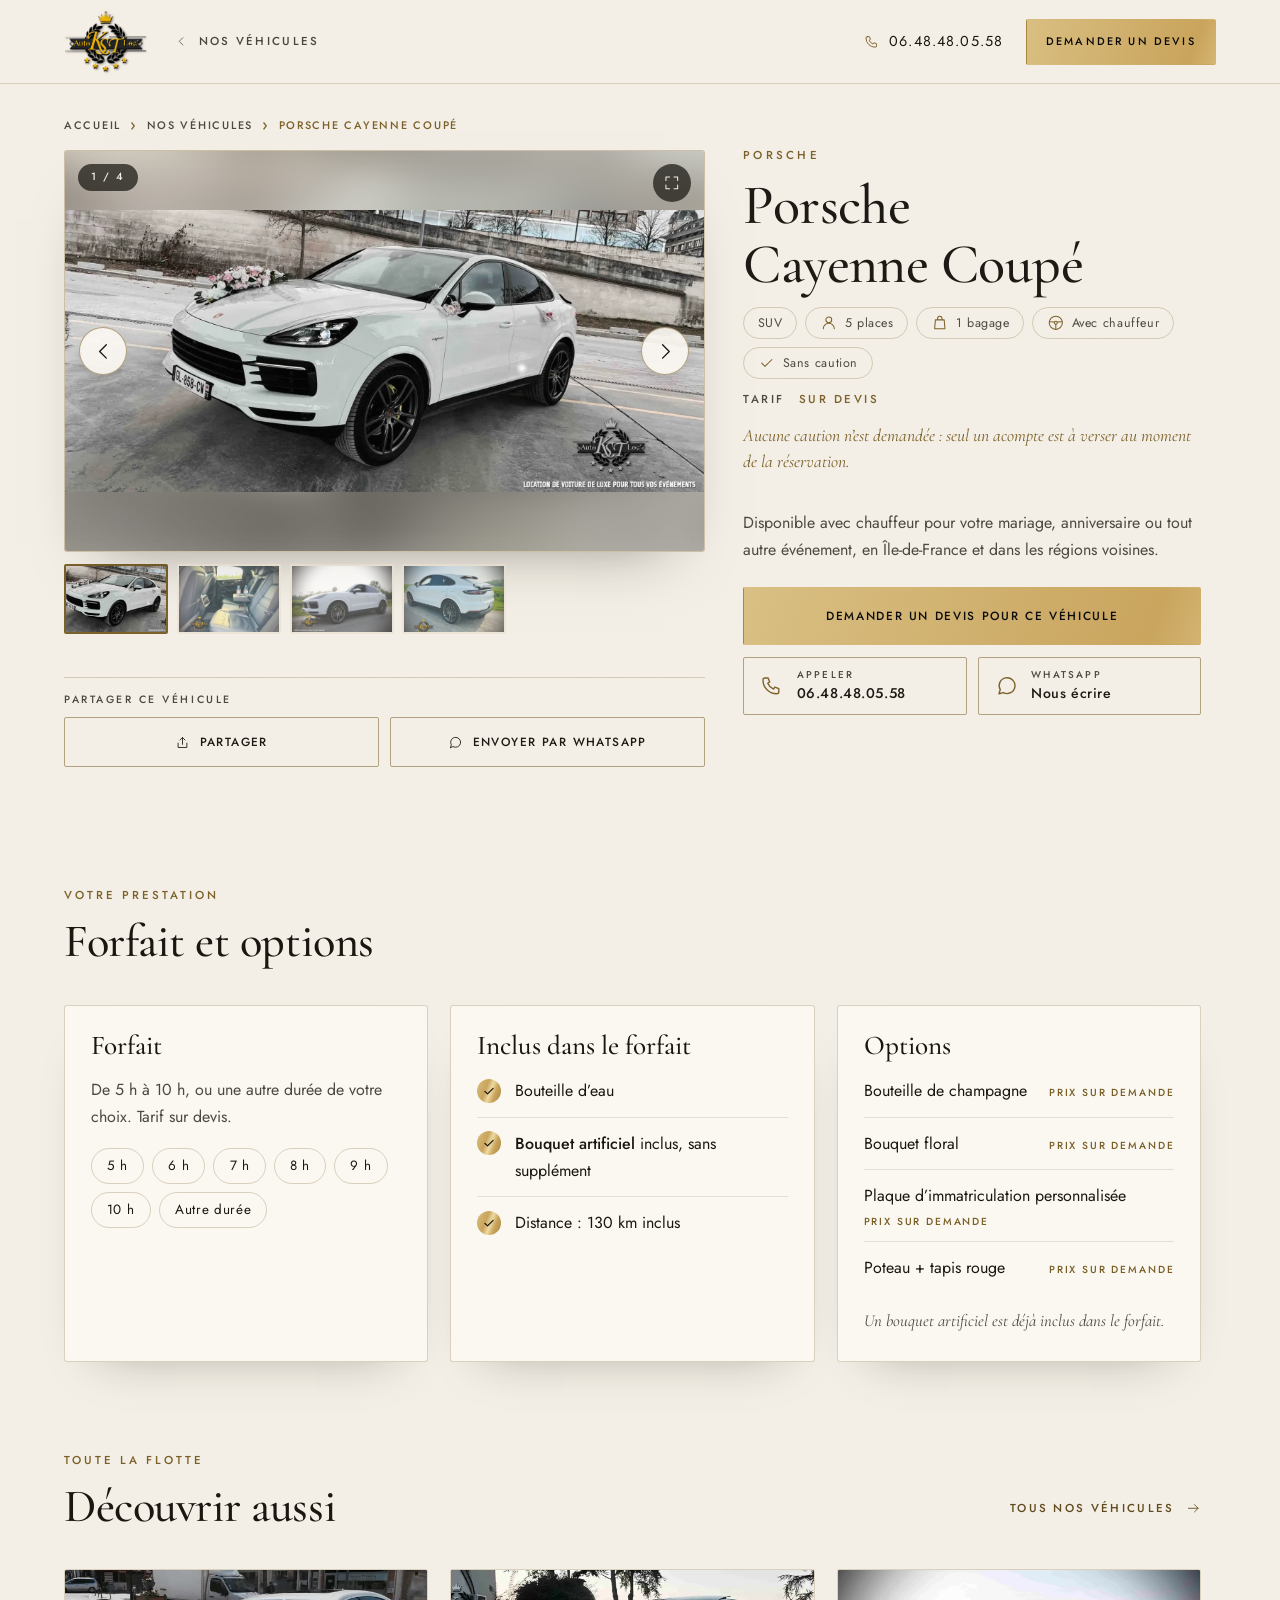
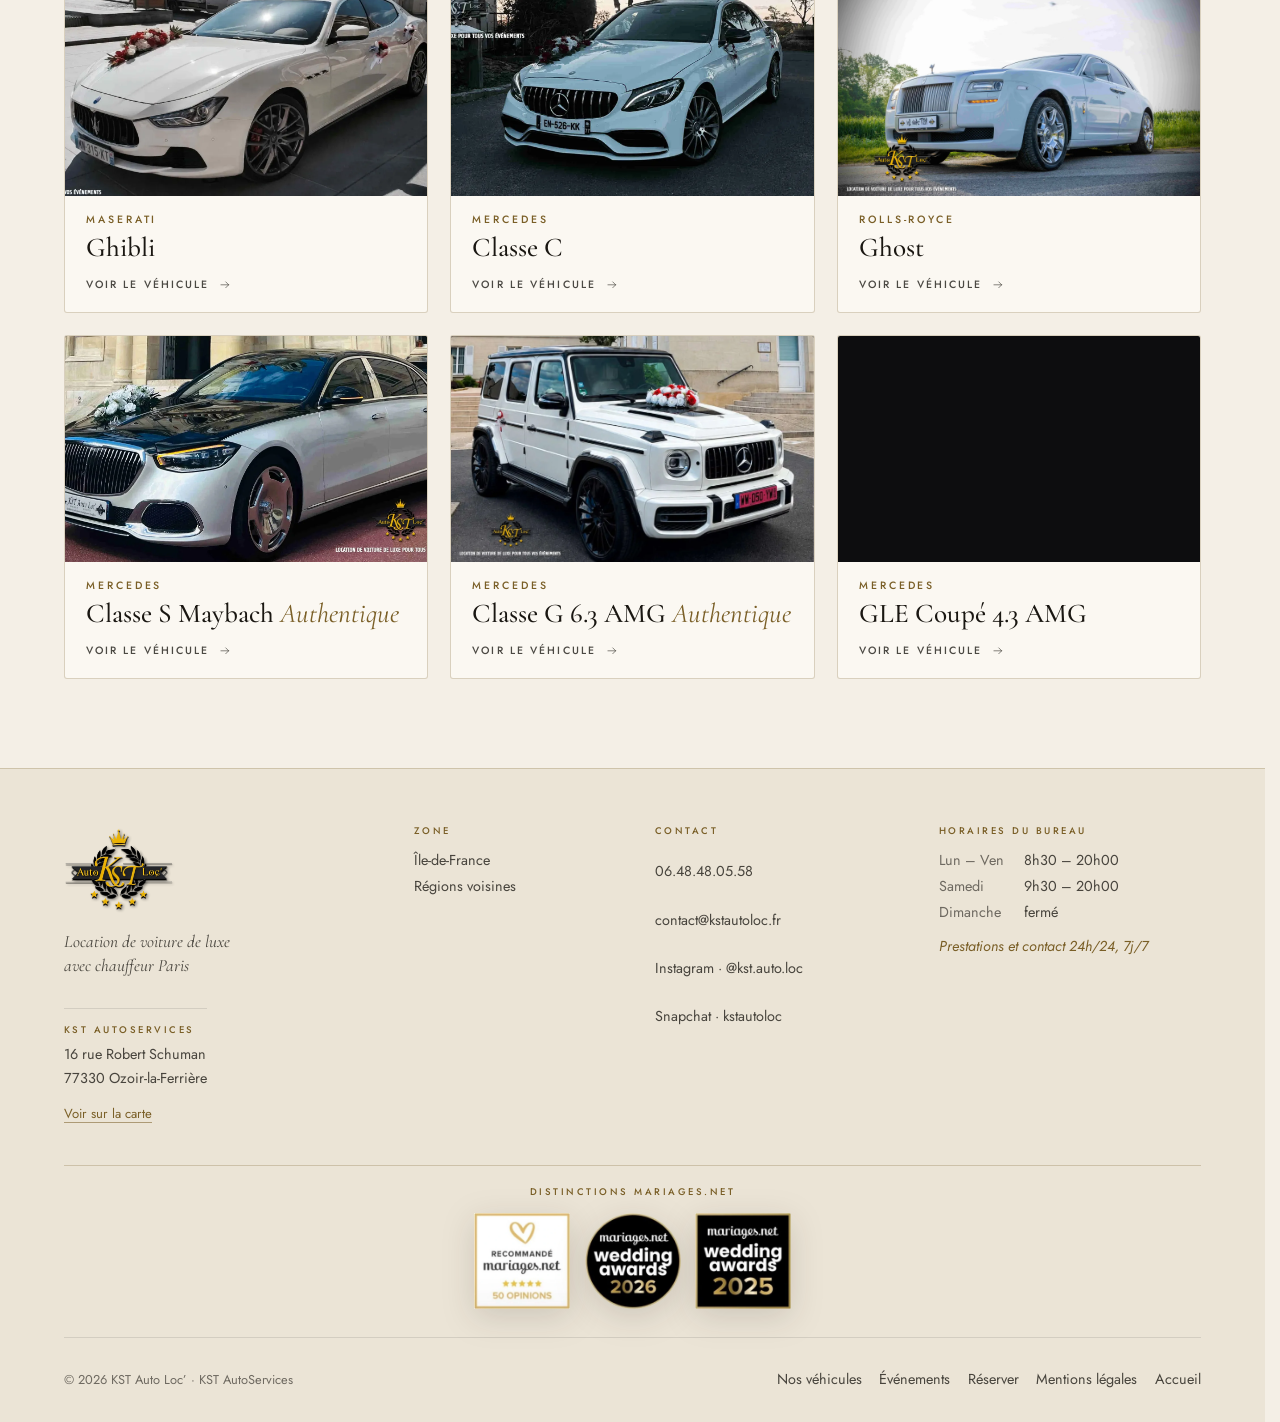
<file: nos-vehicules/porsche-cayenne-coupe/index.html>
<!doctype html>
<html lang="fr" class="vp">
<head>
  <meta charset="utf-8">
  <meta name="viewport" content="width=device-width, initial-scale=1, viewport-fit=cover">
  <title>Location Porsche Cayenne Coupé avec chauffeur | KST Auto Loc’</title>
  <meta name="description" content="Location Porsche Cayenne Coupé avec chauffeur pour mariage et événement en Île-de-France. 5 places, sans caution, devis sur demande.">
  <meta name="keywords" content="location Porsche Cayenne Coupé mariage, location Porsche Cayenne Coupé avec chauffeur, voiture de mariage Porsche, Porsche avec chauffeur Île-de-France, location voiture de luxe avec chauffeur, location voiture mariage, KST Auto Loc, Ozoir-la-Ferrière">
  <meta name="robots" content="index, follow, max-image-preview:large, max-snippet:-1, max-video-preview:-1">
  <meta name="theme-color" content="#f4efe6">
  <meta name="color-scheme" content="light">
  <link rel="canonical" href="https://kstautoloc.fr/nos-vehicules/porsche-cayenne-coupe/">
  <link rel="alternate" hreflang="fr-FR" href="https://kstautoloc.fr/nos-vehicules/porsche-cayenne-coupe/">
  <link rel="alternate" hreflang="x-default" href="https://kstautoloc.fr/nos-vehicules/porsche-cayenne-coupe/">

  <meta property="og:type" content="website">
  <meta property="og:locale" content="fr_FR">
  <meta property="og:site_name" content="KST Auto Loc’">
  <meta property="og:title" content="Location Porsche Cayenne Coupé avec chauffeur | KST Auto Loc’">
  <meta property="og:description" content="Location Porsche Cayenne Coupé avec chauffeur pour mariage et événement en Île-de-France. 5 places, sans caution, devis sur demande.">
  <meta property="og:url" content="https://kstautoloc.fr/nos-vehicules/porsche-cayenne-coupe/">
  <meta property="og:image" content="https://kstautoloc.fr/assets/img/og/porsche-cayenne-coupe.jpg">
  <meta property="og:image:secure_url" content="https://kstautoloc.fr/assets/img/og/porsche-cayenne-coupe.jpg">
  <meta property="og:image:type" content="image/jpeg">
  <meta property="og:image:width" content="1200">
  <meta property="og:image:height" content="630">
  <meta property="og:image:alt" content="Porsche Cayenne Coupé – Location avec chauffeur · Île-de-France &amp; régions voisines">
  <meta name="twitter:card" content="summary_large_image">
  <meta name="twitter:title" content="Location Porsche Cayenne Coupé avec chauffeur | KST Auto Loc’">
  <meta name="twitter:description" content="Location Porsche Cayenne Coupé avec chauffeur pour mariage et événement en Île-de-France. 5 places, sans caution, devis sur demande.">
  <meta name="twitter:image" content="https://kstautoloc.fr/assets/img/og/porsche-cayenne-coupe.jpg">
  <meta name="twitter:image:alt" content="Porsche Cayenne Coupé – Location avec chauffeur · Île-de-France &amp; régions voisines">

  <link rel="icon" href="/assets/favicon.svg" type="image/svg+xml">
  <link rel="apple-touch-icon" href="/assets/apple-touch-icon.png">

  <link rel="preconnect" href="https://fonts.googleapis.com">
  <link rel="preconnect" href="https://fonts.gstatic.com" crossorigin>
  <link rel="stylesheet" href="https://fonts.googleapis.com/css2?family=Cormorant+Garamond:ital,wght@0,400;0,500;0,600;1,400;1,500&family=Jost:wght@300;400;500&display=swap">
  <link rel="preload" as="image" href="/assets/img/porsche/cayenne.webp" fetchpriority="high">
  <link rel="stylesheet" href="/assets/css/style.css?v=202610051949">

  <script type="application/ld+json">
{
  "@context": "https://schema.org",
  "@graph": [
    {
      "@type": "BreadcrumbList",
      "itemListElement": [
        {
          "@type": "ListItem",
          "position": 1,
          "name": "Accueil",
          "item": "https://kstautoloc.fr/"
        },
        {
          "@type": "ListItem",
          "position": 2,
          "name": "Nos véhicules",
          "item": "https://kstautoloc.fr/#flotte"
        },
        {
          "@type": "ListItem",
          "position": 3,
          "name": "Porsche Cayenne Coupé",
          "item": "https://kstautoloc.fr/nos-vehicules/porsche-cayenne-coupe/"
        }
      ]
    },
    {
      "@type": "Product",
      "name": "Porsche Cayenne Coupé",
      "url": "https://kstautoloc.fr/nos-vehicules/porsche-cayenne-coupe/",
      "image": [
        "https://kstautoloc.fr/assets/img/porsche/cayenne.webp",
        "https://kstautoloc.fr/assets/img/porsche/image4.webp",
        "https://kstautoloc.fr/assets/img/porsche/image3.webp",
        "https://kstautoloc.fr/assets/img/porsche/image5.webp"
      ],
      "brand": {
        "@type": "Brand",
        "name": "Porsche"
      },
      "category": "Location de voiture avec chauffeur",
      "description": "Location Porsche Cayenne Coupé avec chauffeur pour mariage et événement en Île-de-France. 5 places, sans caution, devis sur demande."
    }
  ]
}
  </script>
</head>

<body>
  <!-- Page générée par tools/build-vehicles.mjs : ne pas modifier à la main. -->
  <a class="skip" href="#contenu">Aller au contenu</a>

  <svg width="0" height="0" style="position:absolute" aria-hidden="true" focusable="false">
    <defs>
      <symbol id="i-phone" viewBox="0 0 24 24"><path d="M5 4h3.2l1.6 4-2 1.4a11 11 0 0 0 5.8 5.8l1.4-2 4 1.6V18a2 2 0 0 1-2 2A14 14 0 0 1 3 6a2 2 0 0 1 2-2z"/></symbol>
      <symbol id="i-arrow" viewBox="0 0 24 24"><path d="M4 12h16M14 6l6 6-6 6"/></symbol>
      <symbol id="i-close" viewBox="0 0 24 24"><path d="M6 6l12 12M18 6L6 18"/></symbol>
      <symbol id="i-check" viewBox="0 0 24 24"><path d="M5 12.5l4.5 4.5L19 7.5"/></symbol>
      <symbol id="i-chev-l" viewBox="0 0 24 24"><path d="M15 5l-7 7 7 7"/></symbol>
      <symbol id="i-chev-r" viewBox="0 0 24 24"><path d="M9 5l7 7-7 7"/></symbol>
      <symbol id="i-seat" viewBox="0 0 24 24"><circle cx="12" cy="8" r="4"/><path d="M4.5 20a7.5 7.5 0 0 1 15 0"/></symbol>
      <symbol id="i-bag" viewBox="0 0 24 24"><path d="M6 8h12l1 12H5zM9 8V6a3 3 0 0 1 6 0v2"/></symbol>
      <symbol id="i-wheel" viewBox="0 0 24 24"><circle cx="12" cy="12" r="9"/><circle cx="12" cy="12" r="2"/><path d="M3.5 10.5l6.5.5M20.5 10.5L14 11M12 14v7"/></symbol>
      <symbol id="i-chat" viewBox="0 0 24 24"><path d="M4 20l1.3-4.2A8 8 0 1 1 8.4 18.8z"/></symbol>
      <symbol id="i-share" viewBox="0 0 24 24"><path d="M12 15V4M8 8l4-4 4 4M5 13v7h14v-7"/></symbol>
      <symbol id="i-expand" viewBox="0 0 24 24"><path d="M4 9V4h5M20 9V4h-5M4 15v5h5M20 15v5h-5"/></symbol>
    </defs>
  </svg>

  <header class="site-header is-scrolled vp-header">
    <div class="site-header__inner">
      <a class="site-logo" href="/" aria-label="KST Auto Loc’ – retour à l’accueil">
        <img src="/assets/img/logo/logo-kst.webp" alt="KST Auto Loc’" width="873" height="676">
      </a>
      <a class="back-link vp-back" href="/#flotte"><svg class="ico" aria-hidden="true"><use href="#i-chev-l"/></svg><span>Nos véhicules</span></a>
      <div class="site-header__actions">
        <a class="header-phone" href="tel:+33648480558" aria-label="Appeler le 06.48.48.05.58">
          <svg class="ico" aria-hidden="true"><use href="#i-phone"/></svg>
          <span>06.48.48.05.58</span>
        </a>
        <a class="btn btn--gold btn--sm" href="/?vehicule=cayenne#reservation">Demander un devis</a>
      </div>
    </div>
  </header>

  <main id="contenu" class="vp-main">
    <div class="container">

      <nav class="vp-crumbs" aria-label="Fil d’Ariane">
        <ol>
          <li><a href="/">Accueil</a></li>
          <li><a href="/#flotte">Nos véhicules</a></li>
          <li><span aria-current="page">Porsche Cayenne Coupé</span></li>
        </ol>
      </nav>

      <div class="vp-hero">

        <div class="vp-gallery" data-gallery role="group" aria-roledescription="carrousel" aria-label="Photos : Porsche Cayenne Coupé">
          <div class="vp-stage">
            <div class="vp-track" id="vp-track" data-track>
          <div class="vp-slide" role="group" aria-roledescription="diapositive" aria-label="Photo 1 sur 4">
            <img class="vp-slide__bg" src="/assets/img/porsche/cayenne.webp" alt="" aria-hidden="true" width="1800" height="795" decoding="async">
            <button class="vp-slide__open" type="button" data-open="0" aria-haspopup="dialog">
              <img src="/assets/img/porsche/cayenne.webp" alt="Porsche Cayenne Coupé blanc décoré de fleurs roses et blanches, vue avant trois-quarts" width="1800" height="795" fetchpriority="high" decoding="async">
              <span class="vh">Agrandir la photo</span>
              <span class="vp-slide__zoom" aria-hidden="true"><svg class="ico" aria-hidden="true"><use href="#i-expand"/></svg></span>
            </button>
          </div>
          <div class="vp-slide" role="group" aria-roledescription="diapositive" aria-label="Photo 2 sur 4">
            <img class="vp-slide__bg" src="/assets/img/porsche/image4.webp" alt="" aria-hidden="true" width="1800" height="1350" loading="lazy" decoding="async">
            <button class="vp-slide__open" type="button" data-open="1" aria-haspopup="dialog">
              <img src="/assets/img/porsche/image4.webp" alt="Intérieur cuir noir du Porsche Cayenne Coupé : banquette arrière, accoudoir et bouteilles d&#39;eau" width="1800" height="1350" loading="lazy" decoding="async">
              <span class="vh">Agrandir la photo</span>
              <span class="vp-slide__zoom" aria-hidden="true"><svg class="ico" aria-hidden="true"><use href="#i-expand"/></svg></span>
            </button>
          </div>
          <div class="vp-slide" role="group" aria-roledescription="diapositive" aria-label="Photo 3 sur 4">
            <img class="vp-slide__bg" src="/assets/img/porsche/image3.webp" alt="" aria-hidden="true" width="1800" height="1201" loading="lazy" decoding="async">
            <button class="vp-slide__open" type="button" data-open="2" aria-haspopup="dialog">
              <img src="/assets/img/porsche/image3.webp" alt="Porsche Cayenne Coupé blanc, vue de profil devant un champ" width="1800" height="1201" loading="lazy" decoding="async">
              <span class="vh">Agrandir la photo</span>
              <span class="vp-slide__zoom" aria-hidden="true"><svg class="ico" aria-hidden="true"><use href="#i-expand"/></svg></span>
            </button>
          </div>
          <div class="vp-slide" role="group" aria-roledescription="diapositive" aria-label="Photo 4 sur 4">
            <img class="vp-slide__bg" src="/assets/img/porsche/image5.webp" alt="" aria-hidden="true" width="1800" height="1411" loading="lazy" decoding="async">
            <button class="vp-slide__open" type="button" data-open="3" aria-haspopup="dialog">
              <img src="/assets/img/porsche/image5.webp" alt="Porsche Cayenne Coupé blanc, vue arrière trois-quarts" width="1800" height="1411" loading="lazy" decoding="async">
              <span class="vh">Agrandir la photo</span>
              <span class="vp-slide__zoom" aria-hidden="true"><svg class="ico" aria-hidden="true"><use href="#i-expand"/></svg></span>
            </button>
          </div>
            </div>
            <button class="vp-nav vp-nav--prev" type="button" data-prev aria-label="Photo précédente"><svg class="ico" aria-hidden="true"><use href="#i-chev-l"/></svg></button>
            <button class="vp-nav vp-nav--next" type="button" data-next aria-label="Photo suivante"><svg class="ico" aria-hidden="true"><use href="#i-chev-r"/></svg></button>
            <p class="vp-count" aria-hidden="true"><span data-cur>1</span> / 4</p>
          </div>
          <div class="vp-progress" data-progress="vp-track" aria-hidden="true"><span></span></div>
          <ul class="vp-thumbs" aria-label="Choisir une photo">
          <li><button type="button" data-thumb="0" aria-label="Voir la photo 1 sur 4" aria-current="true"><img src="/assets/img/porsche/cayenne.webp" alt="" width="1800" height="795" decoding="async"></button></li>
          <li><button type="button" data-thumb="1" aria-label="Voir la photo 2 sur 4"><img src="/assets/img/porsche/image4.webp" alt="" width="1800" height="1350" loading="lazy" decoding="async"></button></li>
          <li><button type="button" data-thumb="2" aria-label="Voir la photo 3 sur 4"><img src="/assets/img/porsche/image3.webp" alt="" width="1800" height="1201" loading="lazy" decoding="async"></button></li>
          <li><button type="button" data-thumb="3" aria-label="Voir la photo 4 sur 4"><img src="/assets/img/porsche/image5.webp" alt="" width="1800" height="1411" loading="lazy" decoding="async"></button></li>
          </ul>
        </div>

        <div class="vp-info">
          <p class="vp-brand">Porsche</p>
          <h1 class="vp-title" id="vp-title">Porsche Cayenne Coupé</h1>
          <ul class="chips vp-chips">
            <li>SUV</li>
            <li><svg class="ico" aria-hidden="true"><use href="#i-seat"/></svg>5 places</li>
            <li><svg class="ico" aria-hidden="true"><use href="#i-bag"/></svg>1 bagage</li>
            <li><svg class="ico" aria-hidden="true"><use href="#i-wheel"/></svg>Avec chauffeur</li>
            <li><svg class="ico" aria-hidden="true"><use href="#i-check"/></svg>Sans caution</li>
          </ul>
          <p class="vp-price">Tarif <span>Sur devis</span></p>
          <p class="vp-assure">Aucune caution n’est demandée : seul un acompte est à verser au moment de la réservation.</p>
          <div class="vp-text">
            <p>Disponible avec chauffeur pour votre mariage, anniversaire ou tout autre événement, en Île-de-France et dans les régions voisines.</p>
          </div>

          <div class="vp-cta">
            <a class="btn btn--gold btn--block vp-cta__main" href="/?vehicule=cayenne#reservation">Demander un devis pour ce véhicule</a>
            <div class="vp-cta__row">
              <a class="btn btn--ghost vp-contact" href="tel:+33648480558"><svg class="ico" aria-hidden="true"><use href="#i-phone"/></svg><span><small>Appeler</small><b>06.48.48.05.58</b></span></a>
              <a class="btn btn--ghost vp-contact" href="https://wa.me/33648480558" target="_blank" rel="noopener"><svg class="ico" aria-hidden="true"><use href="#i-chat"/></svg><span><small>WhatsApp</small><b>Nous écrire</b></span></a>
            </div>
          </div>
        </div>

        <div class="vp-share">
          <p class="vp-share__label">Partager ce véhicule</p>
          <div class="vp-cta__row">
            <button class="btn btn--ghost" type="button" data-share hidden data-share-title="Porsche Cayenne Coupé – KST Auto Loc’" data-share-text="Porsche Cayenne Coupé : location avec chauffeur en Île-de-France" data-share-url="https://kstautoloc.fr/nos-vehicules/porsche-cayenne-coupe/"><svg class="ico" aria-hidden="true"><use href="#i-share"/></svg>Partager</button>
            <a class="btn btn--ghost" href="https://wa.me/?text=Porsche%20Cayenne%20Coup%C3%A9%20%E2%80%93%20KST%20Auto%20Loc%E2%80%99%0Ahttps%3A%2F%2Fkstautoloc.fr%2Fnos-vehicules%2Fporsche-cayenne-coupe%2F" target="_blank" rel="noopener"><svg class="ico" aria-hidden="true"><use href="#i-chat"/></svg>Envoyer par WhatsApp</a>
          </div>
          <p class="vp-share__status" role="status" aria-live="polite" data-share-status></p>
        </div>
      </div>

      <section class="vp-section" aria-labelledby="vp-forfait-title">
        <header class="vp-section__head">
          <p class="eyebrow">Votre prestation</p>
          <h2 class="vp-h2" id="vp-forfait-title">Forfait et options</h2>
        </header>
        <div class="vp-details">
          <div class="vp-box">
            <h3>Forfait</h3>
            <p class="vp-box__lead">De 5 h à 10 h, ou une autre durée de votre choix. Tarif sur devis.</p>
            <ul class="vp-hours" aria-label="Durées proposées">
              <li>5 h</li>
              <li>6 h</li>
              <li>7 h</li>
              <li>8 h</li>
              <li>9 h</li>
              <li>10 h</li>
              <li>Autre durée</li>
            </ul>
          </div>
          <div class="vp-box">
            <h3>Inclus dans le forfait</h3>
            <ul class="vp-ticks">
              <li><span class="vp-tick" aria-hidden="true"><svg class="ico" aria-hidden="true"><use href="#i-check"/></svg></span><span>Bouteille d’eau</span></li>
              <li><span class="vp-tick" aria-hidden="true"><svg class="ico" aria-hidden="true"><use href="#i-check"/></svg></span><span><strong>Bouquet artificiel</strong> inclus, sans supplément</span></li>
              <li><span class="vp-tick" aria-hidden="true"><svg class="ico" aria-hidden="true"><use href="#i-check"/></svg></span><span>Distance : 130 km inclus</span></li>
            </ul>
          </div>
          <div class="vp-box">
            <h3>Options</h3>
            <ul class="vp-opts">
              <li><span>Bouteille de champagne</span><span class="vp-opts__price">Prix sur demande</span></li>
              <li><span>Bouquet floral</span><span class="vp-opts__price">Prix sur demande</span></li>
              <li><span>Plaque d’immatriculation personnalisée</span><span class="vp-opts__price">Prix sur demande</span></li>
              <li><span>Poteau + tapis rouge</span><span class="vp-opts__price">Prix sur demande</span></li>
            </ul>
            <p class="vp-box__note">Un bouquet artificiel est déjà inclus dans le forfait.</p>
          </div>
        </div>
      </section>

      <section class="vp-section" aria-labelledby="vp-more-title">
        <header class="vp-section__head vp-section__head--split">
          <div>
            <p class="eyebrow">Toute la flotte</p>
            <h2 class="vp-h2" id="vp-more-title">Découvrir aussi</h2>
          </div>
          <a class="link-arrow" href="/#flotte">Tous nos véhicules <svg class="ico" aria-hidden="true"><use href="#i-arrow"/></svg></a>
        </header>
        <ul class="vp-more__row" id="vp-more">
        <li>
          <a class="vp-card" href="/nos-vehicules/maserati-ghibli/" style="--pos:68% 50%">
            <span class="vp-card__media"><img src="/assets/img/maserati/ghbli/ghibli.webp" alt="" width="1800" height="795" loading="lazy" decoding="async"></span>
            <span class="vp-card__body">
              <span class="vp-card__brand">Maserati</span>
              <span class="vp-card__name">Ghibli</span>
              <span class="vp-card__go">Voir le véhicule <svg class="ico" aria-hidden="true"><use href="#i-arrow"/></svg></span>
            </span>
          </a>
        </li>
        <li>
          <a class="vp-card" href="/nos-vehicules/mercedes-classe-c/" style="--pos:50% 55%">
            <span class="vp-card__media"><img src="/assets/img/mercedes/classe-c/classe-c.webp" alt="" width="1800" height="795" loading="lazy" decoding="async"></span>
            <span class="vp-card__body">
              <span class="vp-card__brand">Mercedes</span>
              <span class="vp-card__name">Classe C</span>
              <span class="vp-card__go">Voir le véhicule <svg class="ico" aria-hidden="true"><use href="#i-arrow"/></svg></span>
            </span>
          </a>
        </li>
        <li>
          <a class="vp-card" href="/nos-vehicules/rolls-royce-ghost/" style="--pos:50% 76%">
            <span class="vp-card__media"><img src="/assets/img/rolls-royce/ghost/image0.webp" alt="" width="1800" height="1201" loading="lazy" decoding="async"></span>
            <span class="vp-card__body">
              <span class="vp-card__brand">Rolls-Royce</span>
              <span class="vp-card__name">Ghost</span>
              <span class="vp-card__go">Voir le véhicule <svg class="ico" aria-hidden="true"><use href="#i-arrow"/></svg></span>
            </span>
          </a>
        </li>
        <li>
          <a class="vp-card" href="/nos-vehicules/mercedes-classe-s-maybach/" style="--pos:42% 50%">
            <span class="vp-card__media"><img src="/assets/img/mercedes/classe-s/classe-s-5.webp" alt="" width="1800" height="884" loading="lazy" decoding="async"></span>
            <span class="vp-card__body">
              <span class="vp-card__brand">Mercedes</span>
              <span class="vp-card__name">Classe S Maybach <em>Authentique</em></span>
              <span class="vp-card__go">Voir le véhicule <svg class="ico" aria-hidden="true"><use href="#i-arrow"/></svg></span>
            </span>
          </a>
        </li>
        <li>
          <a class="vp-card" href="/nos-vehicules/mercedes-classe-g-63-amg/" style="--pos:62% 58%">
            <span class="vp-card__media"><img src="/assets/img/mercedes/classe-g/classe-g-6.webp" alt="" width="1684" height="1080" loading="lazy" decoding="async"></span>
            <span class="vp-card__body">
              <span class="vp-card__brand">Mercedes</span>
              <span class="vp-card__name">Classe G 6.3 AMG <em>Authentique</em></span>
              <span class="vp-card__go">Voir le véhicule <svg class="ico" aria-hidden="true"><use href="#i-arrow"/></svg></span>
            </span>
          </a>
        </li>
        <li>
          <a class="vp-card" href="/nos-vehicules/mercedes-gle-coupe-43-amg/" style="--pos:56% 50%">
            <span class="vp-card__media"><img src="/assets/img/mercedes/gle/gle-coupe-amg.webp" alt="" width="1800" height="795" loading="lazy" decoding="async"></span>
            <span class="vp-card__body">
              <span class="vp-card__brand">Mercedes</span>
              <span class="vp-card__name">GLE Coupé 4.3 AMG</span>
              <span class="vp-card__go">Voir le véhicule <svg class="ico" aria-hidden="true"><use href="#i-arrow"/></svg></span>
            </span>
          </a>
        </li>
        </ul>
        <div class="vp-progress" data-progress="vp-more" aria-hidden="true"><span></span></div>
      </section>

    </div>
  </main>

  <footer class="footer">
    <div class="container">
      <div class="footer__top">
        <div class="footer__brand">
          <img src="/assets/img/logo/logo-footer.webp" alt="KST Auto Loc’" width="444" height="344" loading="lazy" decoding="async">
          <p>Location de voiture de luxe avec chauffeur Paris</p>
          <address class="footer__addr">
            <strong>KST AutoServices</strong>
            <span>16 rue Robert Schuman</span>
            <span>77330 Ozoir-la-Ferrière</span>
            <a href="https://www.google.com/maps/search/?api=1&amp;query=16+rue+Robert+Schuman+77330+Ozoir-la-Ferri%C3%A8re" target="_blank" rel="noopener">Voir sur la carte</a>
          </address>
        </div>
        <div>
          <h2 class="footer__h">Zone</h2>
          <ul>
            <li>Île-de-France</li>
            <li>Régions voisines</li>
          </ul>
        </div>
        <div>
          <h2 class="footer__h">Contact</h2>
          <ul>
            <li><a href="tel:+33648480558">06.48.48.05.58</a></li>
            <li><a href="mailto:contact@kstautoloc.fr">contact@kstautoloc.fr</a></li>
            <li><a href="https://www.instagram.com/kst.auto.loc/" target="_blank" rel="noopener">Instagram · @kst.auto.loc</a></li>
            <li><a href="https://www.snapchat.com/add/kstautoloc" target="_blank" rel="noopener">Snapchat · kstautoloc</a></li>
          </ul>
        </div>
        <div>
          <h2 class="footer__h">Horaires du bureau</h2>
          <ul>
            <li><span>Lun – Ven</span> 8h30 – 20h00</li>
            <li><span>Samedi</span> 9h30 – 20h00</li>
            <li><span>Dimanche</span> fermé</li>
            <li class="footer__always">Prestations et contact 24h/24, 7j/7</li>
          </ul>
        </div>
      </div>
      <div class="footer__labels">
        <p class="footer__h">Distinctions mariages.net</p>
        <ul>
          <li><a href="https://www.mariages.net/voiture-mariage/kst-auto-loc--e322516" target="_blank" rel="noopener" aria-label="Recommandé mariages.net, 5 étoiles, 50 opinions — voir la fiche"><img src="/assets/img/labels/recommande.webp" alt="Recommandé mariages.net — 5 étoiles, 50 opinions" width="440" height="440" loading="lazy" decoding="async"></a></li>
          <li><a href="https://www.mariages.net/voiture-mariage/kst-auto-loc--e322516" target="_blank" rel="noopener" aria-label="mariages.net Wedding Awards 2026 — voir la fiche"><img src="/assets/img/labels/awards2026.webp" alt="mariages.net Wedding Awards 2026" width="440" height="440" loading="lazy" decoding="async"></a></li>
          <li><a href="https://www.mariages.net/voiture-mariage/kst-auto-loc--e322516" target="_blank" rel="noopener" aria-label="mariages.net Wedding Awards 2025 — voir la fiche"><img src="/assets/img/labels/awards2025.webp" alt="mariages.net Wedding Awards 2025" width="440" height="440" loading="lazy" decoding="async"></a></li>
        </ul>
      </div>
      <div class="footer__bottom">
        <p>© <span data-year>2026</span> KST Auto Loc’ · KST AutoServices</p>
        <ul>
          <li><a href="/#flotte">Nos véhicules</a></li>
          <li><a href="/#evenements">Événements</a></li>
          <li><a href="/#reservation">Réserver</a></li>
          <li><a href="/mentions-legales.html">Mentions légales</a></li>
          <li><a href="/">Accueil</a></li>
        </ul>
      </div>
    </div>
  </footer>

  <!-- Barre d'action mobile -->
  <div class="cta-bar vp-bar">
    <a class="btn btn--ghost" href="tel:+33648480558"><svg class="ico" aria-hidden="true"><use href="#i-phone"/></svg>Appeler</a>
    <a class="btn btn--gold" href="/?vehicule=cayenne#reservation">Demander un devis</a>
  </div>

  <!-- Agrandissement des photos (géré par vehicle.js) -->
  <div class="vp-lb" role="dialog" aria-modal="true" aria-label="Photos : Porsche Cayenne Coupé" tabindex="-1" hidden data-lb>
    <div class="vp-lb__bar">
      <p class="vp-lb__count" aria-live="polite" data-lb-count></p>
      <button class="vp-lb__btn" type="button" data-lb-close aria-label="Fermer l’agrandissement"><svg class="ico" aria-hidden="true"><use href="#i-close"/></svg></button>
    </div>
    <div class="vp-lb__stage" data-lb-stage>
      <button class="vp-lb__btn vp-lb__nav vp-lb__nav--prev" type="button" data-lb-prev aria-label="Photo précédente"><svg class="ico" aria-hidden="true"><use href="#i-chev-l"/></svg></button>
      <div class="vp-lb__frame" data-lb-frame></div>
      <button class="vp-lb__btn vp-lb__nav vp-lb__nav--next" type="button" data-lb-next aria-label="Photo suivante"><svg class="ico" aria-hidden="true"><use href="#i-chev-r"/></svg></button>
    </div>
    <p class="vp-lb__cap" data-lb-cap></p>
  </div>

  <script src="/assets/js/vehicle.js?v=202610051949" defer></script>
</body>
</html>
</file>
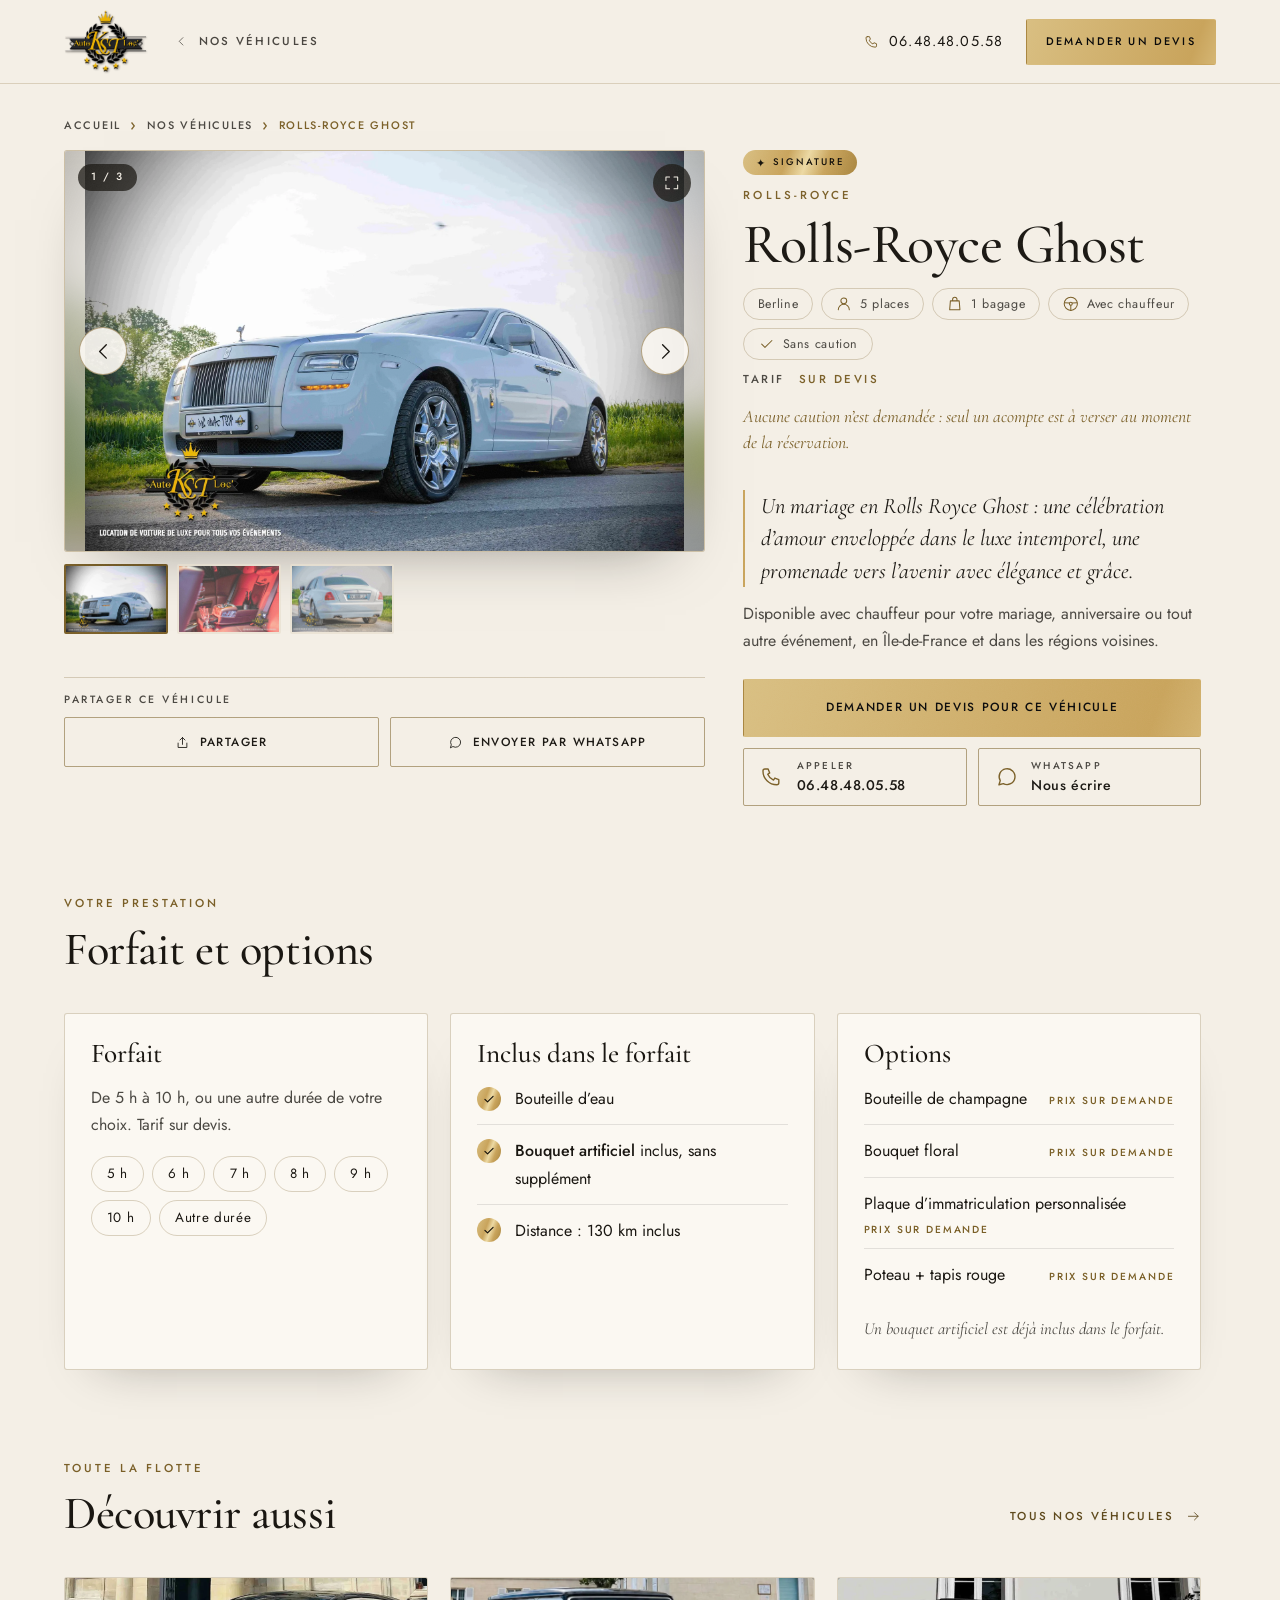
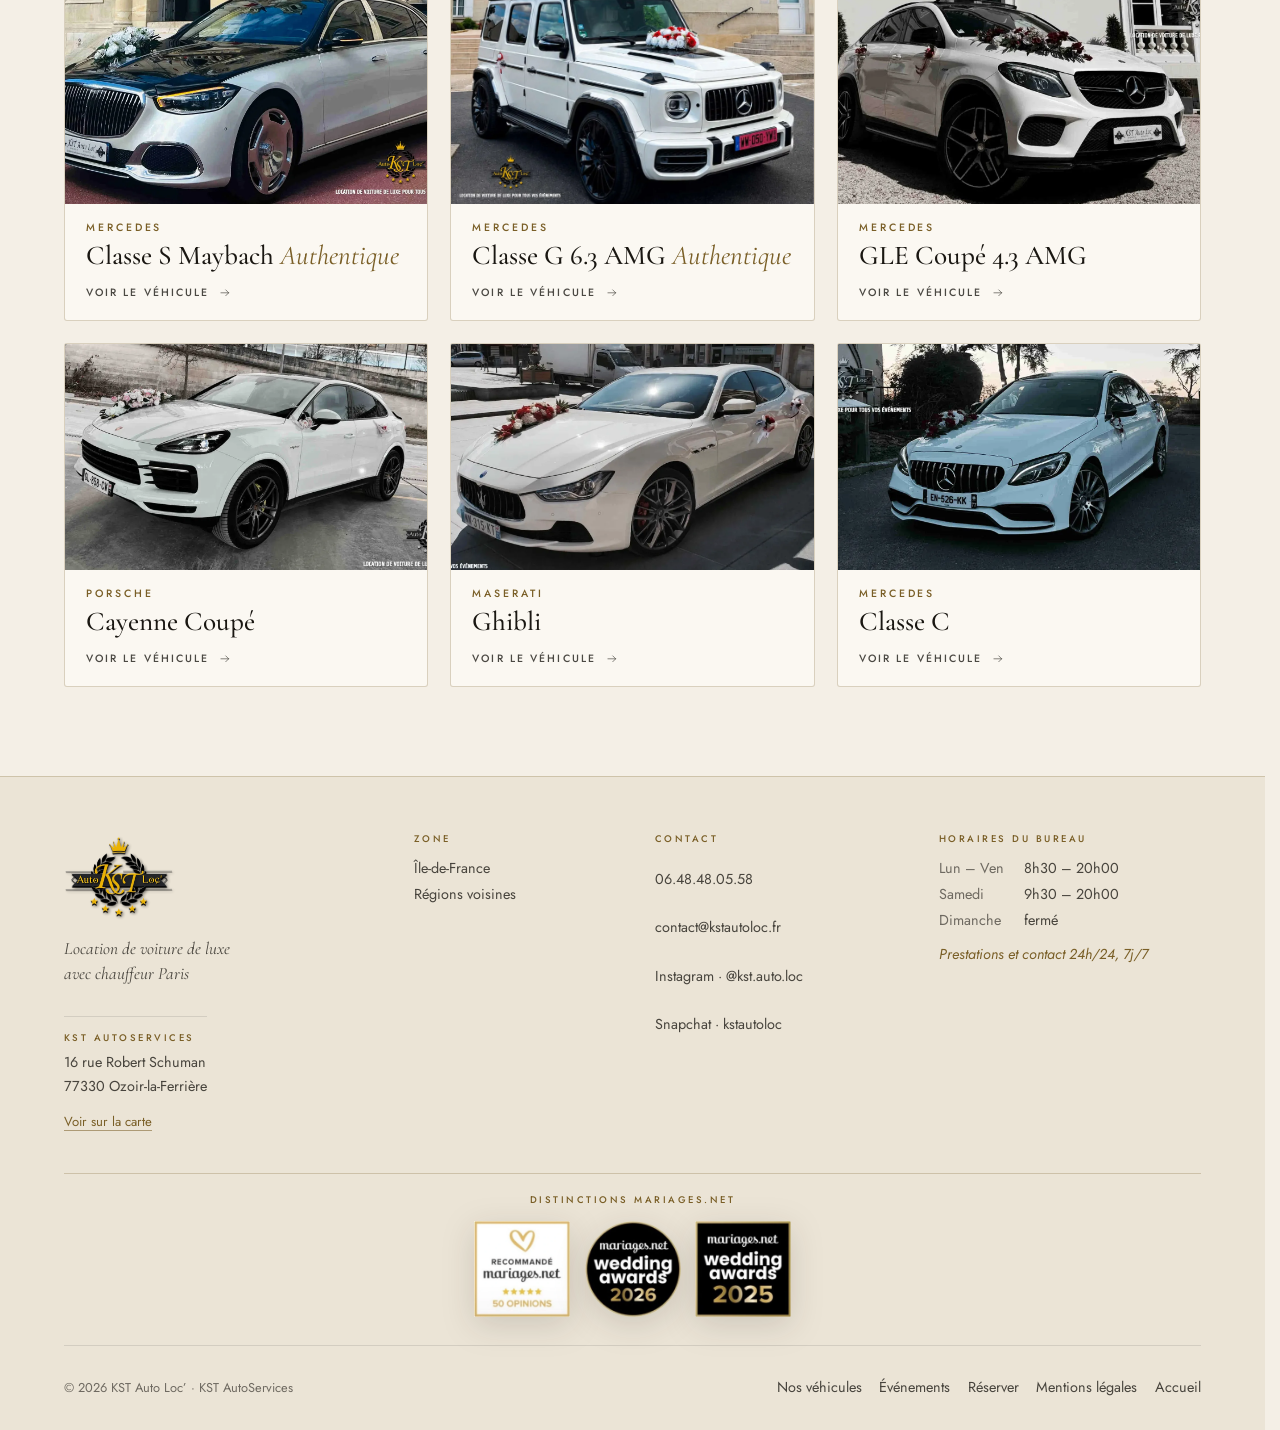
<file: nos-vehicules/rolls-royce-ghost/index.html>
<!doctype html>
<html lang="fr" class="vp">
<head>
  <meta charset="utf-8">
  <meta name="viewport" content="width=device-width, initial-scale=1, viewport-fit=cover">
  <title>Location Rolls-Royce Ghost avec chauffeur | KST Auto Loc’</title>
  <meta name="description" content="Location Rolls-Royce Ghost avec chauffeur pour mariage et événement en Île-de-France. 5 places, sans caution, devis sur demande.">
  <meta name="keywords" content="location Rolls-Royce Ghost mariage, location Rolls-Royce Ghost avec chauffeur, voiture de mariage Rolls-Royce, Rolls-Royce avec chauffeur Île-de-France, location voiture de luxe avec chauffeur, location voiture mariage, KST Auto Loc, Ozoir-la-Ferrière">
  <meta name="robots" content="index, follow, max-image-preview:large, max-snippet:-1, max-video-preview:-1">
  <meta name="theme-color" content="#f4efe6">
  <meta name="color-scheme" content="light">
  <link rel="canonical" href="https://kstautoloc.fr/nos-vehicules/rolls-royce-ghost/">
  <link rel="alternate" hreflang="fr-FR" href="https://kstautoloc.fr/nos-vehicules/rolls-royce-ghost/">
  <link rel="alternate" hreflang="x-default" href="https://kstautoloc.fr/nos-vehicules/rolls-royce-ghost/">

  <meta property="og:type" content="website">
  <meta property="og:locale" content="fr_FR">
  <meta property="og:site_name" content="KST Auto Loc’">
  <meta property="og:title" content="Location Rolls-Royce Ghost avec chauffeur | KST Auto Loc’">
  <meta property="og:description" content="Location Rolls-Royce Ghost avec chauffeur pour mariage et événement en Île-de-France. 5 places, sans caution, devis sur demande.">
  <meta property="og:url" content="https://kstautoloc.fr/nos-vehicules/rolls-royce-ghost/">
  <meta property="og:image" content="https://kstautoloc.fr/assets/img/og/rolls-royce-ghost.jpg">
  <meta property="og:image:secure_url" content="https://kstautoloc.fr/assets/img/og/rolls-royce-ghost.jpg">
  <meta property="og:image:type" content="image/jpeg">
  <meta property="og:image:width" content="1200">
  <meta property="og:image:height" content="630">
  <meta property="og:image:alt" content="Rolls-Royce Ghost – Location avec chauffeur · Île-de-France &amp; régions voisines">
  <meta name="twitter:card" content="summary_large_image">
  <meta name="twitter:title" content="Location Rolls-Royce Ghost avec chauffeur | KST Auto Loc’">
  <meta name="twitter:description" content="Location Rolls-Royce Ghost avec chauffeur pour mariage et événement en Île-de-France. 5 places, sans caution, devis sur demande.">
  <meta name="twitter:image" content="https://kstautoloc.fr/assets/img/og/rolls-royce-ghost.jpg">
  <meta name="twitter:image:alt" content="Rolls-Royce Ghost – Location avec chauffeur · Île-de-France &amp; régions voisines">

  <link rel="icon" href="/assets/favicon.svg" type="image/svg+xml">
  <link rel="apple-touch-icon" href="/assets/apple-touch-icon.png">

  <link rel="preconnect" href="https://fonts.googleapis.com">
  <link rel="preconnect" href="https://fonts.gstatic.com" crossorigin>
  <link rel="stylesheet" href="https://fonts.googleapis.com/css2?family=Cormorant+Garamond:ital,wght@0,400;0,500;0,600;1,400;1,500&family=Jost:wght@300;400;500&display=swap">
  <link rel="preload" as="image" href="/assets/img/rolls-royce/ghost/image0.webp" fetchpriority="high">
  <link rel="stylesheet" href="/assets/css/style.css?v=202610051949">

  <script type="application/ld+json">
{
  "@context": "https://schema.org",
  "@graph": [
    {
      "@type": "BreadcrumbList",
      "itemListElement": [
        {
          "@type": "ListItem",
          "position": 1,
          "name": "Accueil",
          "item": "https://kstautoloc.fr/"
        },
        {
          "@type": "ListItem",
          "position": 2,
          "name": "Nos véhicules",
          "item": "https://kstautoloc.fr/#flotte"
        },
        {
          "@type": "ListItem",
          "position": 3,
          "name": "Rolls-Royce Ghost",
          "item": "https://kstautoloc.fr/nos-vehicules/rolls-royce-ghost/"
        }
      ]
    },
    {
      "@type": "Product",
      "name": "Rolls-Royce Ghost",
      "url": "https://kstautoloc.fr/nos-vehicules/rolls-royce-ghost/",
      "image": [
        "https://kstautoloc.fr/assets/img/rolls-royce/ghost/image0.webp",
        "https://kstautoloc.fr/assets/img/rolls-royce/ghost/image1.webp",
        "https://kstautoloc.fr/assets/img/rolls-royce/ghost/image-2.webp"
      ],
      "brand": {
        "@type": "Brand",
        "name": "Rolls-Royce"
      },
      "category": "Location de voiture avec chauffeur",
      "description": "Location Rolls-Royce Ghost avec chauffeur pour mariage et événement en Île-de-France. 5 places, sans caution, devis sur demande."
    }
  ]
}
  </script>
</head>

<body>
  <!-- Page générée par tools/build-vehicles.mjs : ne pas modifier à la main. -->
  <a class="skip" href="#contenu">Aller au contenu</a>

  <svg width="0" height="0" style="position:absolute" aria-hidden="true" focusable="false">
    <defs>
      <symbol id="i-phone" viewBox="0 0 24 24"><path d="M5 4h3.2l1.6 4-2 1.4a11 11 0 0 0 5.8 5.8l1.4-2 4 1.6V18a2 2 0 0 1-2 2A14 14 0 0 1 3 6a2 2 0 0 1 2-2z"/></symbol>
      <symbol id="i-arrow" viewBox="0 0 24 24"><path d="M4 12h16M14 6l6 6-6 6"/></symbol>
      <symbol id="i-close" viewBox="0 0 24 24"><path d="M6 6l12 12M18 6L6 18"/></symbol>
      <symbol id="i-check" viewBox="0 0 24 24"><path d="M5 12.5l4.5 4.5L19 7.5"/></symbol>
      <symbol id="i-chev-l" viewBox="0 0 24 24"><path d="M15 5l-7 7 7 7"/></symbol>
      <symbol id="i-chev-r" viewBox="0 0 24 24"><path d="M9 5l7 7-7 7"/></symbol>
      <symbol id="i-seat" viewBox="0 0 24 24"><circle cx="12" cy="8" r="4"/><path d="M4.5 20a7.5 7.5 0 0 1 15 0"/></symbol>
      <symbol id="i-bag" viewBox="0 0 24 24"><path d="M6 8h12l1 12H5zM9 8V6a3 3 0 0 1 6 0v2"/></symbol>
      <symbol id="i-wheel" viewBox="0 0 24 24"><circle cx="12" cy="12" r="9"/><circle cx="12" cy="12" r="2"/><path d="M3.5 10.5l6.5.5M20.5 10.5L14 11M12 14v7"/></symbol>
      <symbol id="i-chat" viewBox="0 0 24 24"><path d="M4 20l1.3-4.2A8 8 0 1 1 8.4 18.8z"/></symbol>
      <symbol id="i-share" viewBox="0 0 24 24"><path d="M12 15V4M8 8l4-4 4 4M5 13v7h14v-7"/></symbol>
      <symbol id="i-expand" viewBox="0 0 24 24"><path d="M4 9V4h5M20 9V4h-5M4 15v5h5M20 15v5h-5"/></symbol>
    </defs>
  </svg>

  <header class="site-header is-scrolled vp-header">
    <div class="site-header__inner">
      <a class="site-logo" href="/" aria-label="KST Auto Loc’ – retour à l’accueil">
        <img src="/assets/img/logo/logo-kst.webp" alt="KST Auto Loc’" width="873" height="676">
      </a>
      <a class="back-link vp-back" href="/#flotte"><svg class="ico" aria-hidden="true"><use href="#i-chev-l"/></svg><span>Nos véhicules</span></a>
      <div class="site-header__actions">
        <a class="header-phone" href="tel:+33648480558" aria-label="Appeler le 06.48.48.05.58">
          <svg class="ico" aria-hidden="true"><use href="#i-phone"/></svg>
          <span>06.48.48.05.58</span>
        </a>
        <a class="btn btn--gold btn--sm" href="/?vehicule=ghost#reservation">Demander un devis</a>
      </div>
    </div>
  </header>

  <main id="contenu" class="vp-main">
    <div class="container">

      <nav class="vp-crumbs" aria-label="Fil d’Ariane">
        <ol>
          <li><a href="/">Accueil</a></li>
          <li><a href="/#flotte">Nos véhicules</a></li>
          <li><span aria-current="page">Rolls-Royce Ghost</span></li>
        </ol>
      </nav>

      <div class="vp-hero">

        <div class="vp-gallery" data-gallery role="group" aria-roledescription="carrousel" aria-label="Photos : Rolls-Royce Ghost">
          <div class="vp-stage">
            <div class="vp-track" id="vp-track" data-track>
          <div class="vp-slide" role="group" aria-roledescription="diapositive" aria-label="Photo 1 sur 3">
            <img class="vp-slide__bg" src="/assets/img/rolls-royce/ghost/image0.webp" alt="" aria-hidden="true" width="1800" height="1201" decoding="async">
            <button class="vp-slide__open" type="button" data-open="0" aria-haspopup="dialog">
              <img src="/assets/img/rolls-royce/ghost/image0.webp" alt="Rolls-Royce Ghost blanche, vue avant sur une route de campagne" width="1800" height="1201" fetchpriority="high" decoding="async">
              <span class="vh">Agrandir la photo</span>
              <span class="vp-slide__zoom" aria-hidden="true"><svg class="ico" aria-hidden="true"><use href="#i-expand"/></svg></span>
            </button>
          </div>
          <div class="vp-slide" role="group" aria-roledescription="diapositive" aria-label="Photo 2 sur 3">
            <img class="vp-slide__bg" src="/assets/img/rolls-royce/ghost/image1.webp" alt="" aria-hidden="true" width="1800" height="1200" loading="lazy" decoding="async">
            <button class="vp-slide__open" type="button" data-open="1" aria-haspopup="dialog">
              <img src="/assets/img/rolls-royce/ghost/image1.webp" alt="Intérieur de la Rolls-Royce Ghost : banquette arrière en cuir rouge, bouteille de champagne et deux flûtes" width="1800" height="1200" loading="lazy" decoding="async">
              <span class="vh">Agrandir la photo</span>
              <span class="vp-slide__zoom" aria-hidden="true"><svg class="ico" aria-hidden="true"><use href="#i-expand"/></svg></span>
            </button>
          </div>
          <div class="vp-slide" role="group" aria-roledescription="diapositive" aria-label="Photo 3 sur 3">
            <img class="vp-slide__bg" src="/assets/img/rolls-royce/ghost/image-2.webp" alt="" aria-hidden="true" width="1800" height="1201" loading="lazy" decoding="async">
            <button class="vp-slide__open" type="button" data-open="2" aria-haspopup="dialog">
              <img src="/assets/img/rolls-royce/ghost/image-2.webp" alt="Rolls-Royce Ghost blanche, vue arrière" width="1800" height="1201" loading="lazy" decoding="async">
              <span class="vh">Agrandir la photo</span>
              <span class="vp-slide__zoom" aria-hidden="true"><svg class="ico" aria-hidden="true"><use href="#i-expand"/></svg></span>
            </button>
          </div>
            </div>
            <button class="vp-nav vp-nav--prev" type="button" data-prev aria-label="Photo précédente"><svg class="ico" aria-hidden="true"><use href="#i-chev-l"/></svg></button>
            <button class="vp-nav vp-nav--next" type="button" data-next aria-label="Photo suivante"><svg class="ico" aria-hidden="true"><use href="#i-chev-r"/></svg></button>
            <p class="vp-count" aria-hidden="true"><span data-cur>1</span> / 3</p>
          </div>
          <div class="vp-progress" data-progress="vp-track" aria-hidden="true"><span></span></div>
          <ul class="vp-thumbs" aria-label="Choisir une photo">
          <li><button type="button" data-thumb="0" aria-label="Voir la photo 1 sur 3" aria-current="true"><img src="/assets/img/rolls-royce/ghost/image0.webp" alt="" width="1800" height="1201" decoding="async"></button></li>
          <li><button type="button" data-thumb="1" aria-label="Voir la photo 2 sur 3"><img src="/assets/img/rolls-royce/ghost/image1.webp" alt="" width="1800" height="1200" loading="lazy" decoding="async"></button></li>
          <li><button type="button" data-thumb="2" aria-label="Voir la photo 3 sur 3"><img src="/assets/img/rolls-royce/ghost/image-2.webp" alt="" width="1800" height="1201" loading="lazy" decoding="async"></button></li>
          </ul>
        </div>

        <div class="vp-info">
          <p class="vp-tag">Signature</p>
          <p class="vp-brand">Rolls-Royce</p>
          <h1 class="vp-title" id="vp-title">Rolls-Royce Ghost</h1>
          <ul class="chips vp-chips">
            <li>Berline</li>
            <li><svg class="ico" aria-hidden="true"><use href="#i-seat"/></svg>5 places</li>
            <li><svg class="ico" aria-hidden="true"><use href="#i-bag"/></svg>1 bagage</li>
            <li><svg class="ico" aria-hidden="true"><use href="#i-wheel"/></svg>Avec chauffeur</li>
            <li><svg class="ico" aria-hidden="true"><use href="#i-check"/></svg>Sans caution</li>
          </ul>
          <p class="vp-price">Tarif <span>Sur devis</span></p>
          <p class="vp-assure">Aucune caution n’est demandée : seul un acompte est à verser au moment de la réservation.</p>
          <div class="vp-text">
            <p class="vp-quote">Un mariage en Rolls Royce Ghost : une célébration d’amour enveloppée dans le luxe intemporel, une promenade vers l’avenir avec élégance et grâce.</p>
            <p>Disponible avec chauffeur pour votre mariage, anniversaire ou tout autre événement, en Île-de-France et dans les régions voisines.</p>
          </div>

          <div class="vp-cta">
            <a class="btn btn--gold btn--block vp-cta__main" href="/?vehicule=ghost#reservation">Demander un devis pour ce véhicule</a>
            <div class="vp-cta__row">
              <a class="btn btn--ghost vp-contact" href="tel:+33648480558"><svg class="ico" aria-hidden="true"><use href="#i-phone"/></svg><span><small>Appeler</small><b>06.48.48.05.58</b></span></a>
              <a class="btn btn--ghost vp-contact" href="https://wa.me/33648480558" target="_blank" rel="noopener"><svg class="ico" aria-hidden="true"><use href="#i-chat"/></svg><span><small>WhatsApp</small><b>Nous écrire</b></span></a>
            </div>
          </div>
        </div>

        <div class="vp-share">
          <p class="vp-share__label">Partager ce véhicule</p>
          <div class="vp-cta__row">
            <button class="btn btn--ghost" type="button" data-share hidden data-share-title="Rolls-Royce Ghost – KST Auto Loc’" data-share-text="Rolls-Royce Ghost : location avec chauffeur en Île-de-France" data-share-url="https://kstautoloc.fr/nos-vehicules/rolls-royce-ghost/"><svg class="ico" aria-hidden="true"><use href="#i-share"/></svg>Partager</button>
            <a class="btn btn--ghost" href="https://wa.me/?text=Rolls-Royce%20Ghost%20%E2%80%93%20KST%20Auto%20Loc%E2%80%99%0Ahttps%3A%2F%2Fkstautoloc.fr%2Fnos-vehicules%2Frolls-royce-ghost%2F" target="_blank" rel="noopener"><svg class="ico" aria-hidden="true"><use href="#i-chat"/></svg>Envoyer par WhatsApp</a>
          </div>
          <p class="vp-share__status" role="status" aria-live="polite" data-share-status></p>
        </div>
      </div>

      <section class="vp-section" aria-labelledby="vp-forfait-title">
        <header class="vp-section__head">
          <p class="eyebrow">Votre prestation</p>
          <h2 class="vp-h2" id="vp-forfait-title">Forfait et options</h2>
        </header>
        <div class="vp-details">
          <div class="vp-box">
            <h3>Forfait</h3>
            <p class="vp-box__lead">De 5 h à 10 h, ou une autre durée de votre choix. Tarif sur devis.</p>
            <ul class="vp-hours" aria-label="Durées proposées">
              <li>5 h</li>
              <li>6 h</li>
              <li>7 h</li>
              <li>8 h</li>
              <li>9 h</li>
              <li>10 h</li>
              <li>Autre durée</li>
            </ul>
          </div>
          <div class="vp-box">
            <h3>Inclus dans le forfait</h3>
            <ul class="vp-ticks">
              <li><span class="vp-tick" aria-hidden="true"><svg class="ico" aria-hidden="true"><use href="#i-check"/></svg></span><span>Bouteille d’eau</span></li>
              <li><span class="vp-tick" aria-hidden="true"><svg class="ico" aria-hidden="true"><use href="#i-check"/></svg></span><span><strong>Bouquet artificiel</strong> inclus, sans supplément</span></li>
              <li><span class="vp-tick" aria-hidden="true"><svg class="ico" aria-hidden="true"><use href="#i-check"/></svg></span><span>Distance : 130 km inclus</span></li>
            </ul>
          </div>
          <div class="vp-box">
            <h3>Options</h3>
            <ul class="vp-opts">
              <li><span>Bouteille de champagne</span><span class="vp-opts__price">Prix sur demande</span></li>
              <li><span>Bouquet floral</span><span class="vp-opts__price">Prix sur demande</span></li>
              <li><span>Plaque d’immatriculation personnalisée</span><span class="vp-opts__price">Prix sur demande</span></li>
              <li><span>Poteau + tapis rouge</span><span class="vp-opts__price">Prix sur demande</span></li>
            </ul>
            <p class="vp-box__note">Un bouquet artificiel est déjà inclus dans le forfait.</p>
          </div>
        </div>
      </section>

      <section class="vp-section" aria-labelledby="vp-more-title">
        <header class="vp-section__head vp-section__head--split">
          <div>
            <p class="eyebrow">Toute la flotte</p>
            <h2 class="vp-h2" id="vp-more-title">Découvrir aussi</h2>
          </div>
          <a class="link-arrow" href="/#flotte">Tous nos véhicules <svg class="ico" aria-hidden="true"><use href="#i-arrow"/></svg></a>
        </header>
        <ul class="vp-more__row" id="vp-more">
        <li>
          <a class="vp-card" href="/nos-vehicules/mercedes-classe-s-maybach/" style="--pos:42% 50%">
            <span class="vp-card__media"><img src="/assets/img/mercedes/classe-s/classe-s-5.webp" alt="" width="1800" height="884" loading="lazy" decoding="async"></span>
            <span class="vp-card__body">
              <span class="vp-card__brand">Mercedes</span>
              <span class="vp-card__name">Classe S Maybach <em>Authentique</em></span>
              <span class="vp-card__go">Voir le véhicule <svg class="ico" aria-hidden="true"><use href="#i-arrow"/></svg></span>
            </span>
          </a>
        </li>
        <li>
          <a class="vp-card" href="/nos-vehicules/mercedes-classe-g-63-amg/" style="--pos:62% 58%">
            <span class="vp-card__media"><img src="/assets/img/mercedes/classe-g/classe-g-6.webp" alt="" width="1684" height="1080" loading="lazy" decoding="async"></span>
            <span class="vp-card__body">
              <span class="vp-card__brand">Mercedes</span>
              <span class="vp-card__name">Classe G 6.3 AMG <em>Authentique</em></span>
              <span class="vp-card__go">Voir le véhicule <svg class="ico" aria-hidden="true"><use href="#i-arrow"/></svg></span>
            </span>
          </a>
        </li>
        <li>
          <a class="vp-card" href="/nos-vehicules/mercedes-gle-coupe-43-amg/" style="--pos:56% 50%">
            <span class="vp-card__media"><img src="/assets/img/mercedes/gle/gle-coupe-amg.webp" alt="" width="1800" height="795" loading="lazy" decoding="async"></span>
            <span class="vp-card__body">
              <span class="vp-card__brand">Mercedes</span>
              <span class="vp-card__name">GLE Coupé 4.3 AMG</span>
              <span class="vp-card__go">Voir le véhicule <svg class="ico" aria-hidden="true"><use href="#i-arrow"/></svg></span>
            </span>
          </a>
        </li>
        <li>
          <a class="vp-card" href="/nos-vehicules/porsche-cayenne-coupe/" style="--pos:46% 50%">
            <span class="vp-card__media"><img src="/assets/img/porsche/cayenne.webp" alt="" width="1800" height="795" loading="lazy" decoding="async"></span>
            <span class="vp-card__body">
              <span class="vp-card__brand">Porsche</span>
              <span class="vp-card__name">Cayenne Coupé</span>
              <span class="vp-card__go">Voir le véhicule <svg class="ico" aria-hidden="true"><use href="#i-arrow"/></svg></span>
            </span>
          </a>
        </li>
        <li>
          <a class="vp-card" href="/nos-vehicules/maserati-ghibli/" style="--pos:68% 50%">
            <span class="vp-card__media"><img src="/assets/img/maserati/ghbli/ghibli.webp" alt="" width="1800" height="795" loading="lazy" decoding="async"></span>
            <span class="vp-card__body">
              <span class="vp-card__brand">Maserati</span>
              <span class="vp-card__name">Ghibli</span>
              <span class="vp-card__go">Voir le véhicule <svg class="ico" aria-hidden="true"><use href="#i-arrow"/></svg></span>
            </span>
          </a>
        </li>
        <li>
          <a class="vp-card" href="/nos-vehicules/mercedes-classe-c/" style="--pos:50% 55%">
            <span class="vp-card__media"><img src="/assets/img/mercedes/classe-c/classe-c.webp" alt="" width="1800" height="795" loading="lazy" decoding="async"></span>
            <span class="vp-card__body">
              <span class="vp-card__brand">Mercedes</span>
              <span class="vp-card__name">Classe C</span>
              <span class="vp-card__go">Voir le véhicule <svg class="ico" aria-hidden="true"><use href="#i-arrow"/></svg></span>
            </span>
          </a>
        </li>
        </ul>
        <div class="vp-progress" data-progress="vp-more" aria-hidden="true"><span></span></div>
      </section>

    </div>
  </main>

  <footer class="footer">
    <div class="container">
      <div class="footer__top">
        <div class="footer__brand">
          <img src="/assets/img/logo/logo-footer.webp" alt="KST Auto Loc’" width="444" height="344" loading="lazy" decoding="async">
          <p>Location de voiture de luxe avec chauffeur Paris</p>
          <address class="footer__addr">
            <strong>KST AutoServices</strong>
            <span>16 rue Robert Schuman</span>
            <span>77330 Ozoir-la-Ferrière</span>
            <a href="https://www.google.com/maps/search/?api=1&amp;query=16+rue+Robert+Schuman+77330+Ozoir-la-Ferri%C3%A8re" target="_blank" rel="noopener">Voir sur la carte</a>
          </address>
        </div>
        <div>
          <h2 class="footer__h">Zone</h2>
          <ul>
            <li>Île-de-France</li>
            <li>Régions voisines</li>
          </ul>
        </div>
        <div>
          <h2 class="footer__h">Contact</h2>
          <ul>
            <li><a href="tel:+33648480558">06.48.48.05.58</a></li>
            <li><a href="mailto:contact@kstautoloc.fr">contact@kstautoloc.fr</a></li>
            <li><a href="https://www.instagram.com/kst.auto.loc/" target="_blank" rel="noopener">Instagram · @kst.auto.loc</a></li>
            <li><a href="https://www.snapchat.com/add/kstautoloc" target="_blank" rel="noopener">Snapchat · kstautoloc</a></li>
          </ul>
        </div>
        <div>
          <h2 class="footer__h">Horaires du bureau</h2>
          <ul>
            <li><span>Lun – Ven</span> 8h30 – 20h00</li>
            <li><span>Samedi</span> 9h30 – 20h00</li>
            <li><span>Dimanche</span> fermé</li>
            <li class="footer__always">Prestations et contact 24h/24, 7j/7</li>
          </ul>
        </div>
      </div>
      <div class="footer__labels">
        <p class="footer__h">Distinctions mariages.net</p>
        <ul>
          <li><a href="https://www.mariages.net/voiture-mariage/kst-auto-loc--e322516" target="_blank" rel="noopener" aria-label="Recommandé mariages.net, 5 étoiles, 50 opinions — voir la fiche"><img src="/assets/img/labels/recommande.webp" alt="Recommandé mariages.net — 5 étoiles, 50 opinions" width="440" height="440" loading="lazy" decoding="async"></a></li>
          <li><a href="https://www.mariages.net/voiture-mariage/kst-auto-loc--e322516" target="_blank" rel="noopener" aria-label="mariages.net Wedding Awards 2026 — voir la fiche"><img src="/assets/img/labels/awards2026.webp" alt="mariages.net Wedding Awards 2026" width="440" height="440" loading="lazy" decoding="async"></a></li>
          <li><a href="https://www.mariages.net/voiture-mariage/kst-auto-loc--e322516" target="_blank" rel="noopener" aria-label="mariages.net Wedding Awards 2025 — voir la fiche"><img src="/assets/img/labels/awards2025.webp" alt="mariages.net Wedding Awards 2025" width="440" height="440" loading="lazy" decoding="async"></a></li>
        </ul>
      </div>
      <div class="footer__bottom">
        <p>© <span data-year>2026</span> KST Auto Loc’ · KST AutoServices</p>
        <ul>
          <li><a href="/#flotte">Nos véhicules</a></li>
          <li><a href="/#evenements">Événements</a></li>
          <li><a href="/#reservation">Réserver</a></li>
          <li><a href="/mentions-legales.html">Mentions légales</a></li>
          <li><a href="/">Accueil</a></li>
        </ul>
      </div>
    </div>
  </footer>

  <!-- Barre d'action mobile -->
  <div class="cta-bar vp-bar">
    <a class="btn btn--ghost" href="tel:+33648480558"><svg class="ico" aria-hidden="true"><use href="#i-phone"/></svg>Appeler</a>
    <a class="btn btn--gold" href="/?vehicule=ghost#reservation">Demander un devis</a>
  </div>

  <!-- Agrandissement des photos (géré par vehicle.js) -->
  <div class="vp-lb" role="dialog" aria-modal="true" aria-label="Photos : Rolls-Royce Ghost" tabindex="-1" hidden data-lb>
    <div class="vp-lb__bar">
      <p class="vp-lb__count" aria-live="polite" data-lb-count></p>
      <button class="vp-lb__btn" type="button" data-lb-close aria-label="Fermer l’agrandissement"><svg class="ico" aria-hidden="true"><use href="#i-close"/></svg></button>
    </div>
    <div class="vp-lb__stage" data-lb-stage>
      <button class="vp-lb__btn vp-lb__nav vp-lb__nav--prev" type="button" data-lb-prev aria-label="Photo précédente"><svg class="ico" aria-hidden="true"><use href="#i-chev-l"/></svg></button>
      <div class="vp-lb__frame" data-lb-frame></div>
      <button class="vp-lb__btn vp-lb__nav vp-lb__nav--next" type="button" data-lb-next aria-label="Photo suivante"><svg class="ico" aria-hidden="true"><use href="#i-chev-r"/></svg></button>
    </div>
    <p class="vp-lb__cap" data-lb-cap></p>
  </div>

  <script src="/assets/js/vehicle.js?v=202610051949" defer></script>
</body>
</html>
</file>
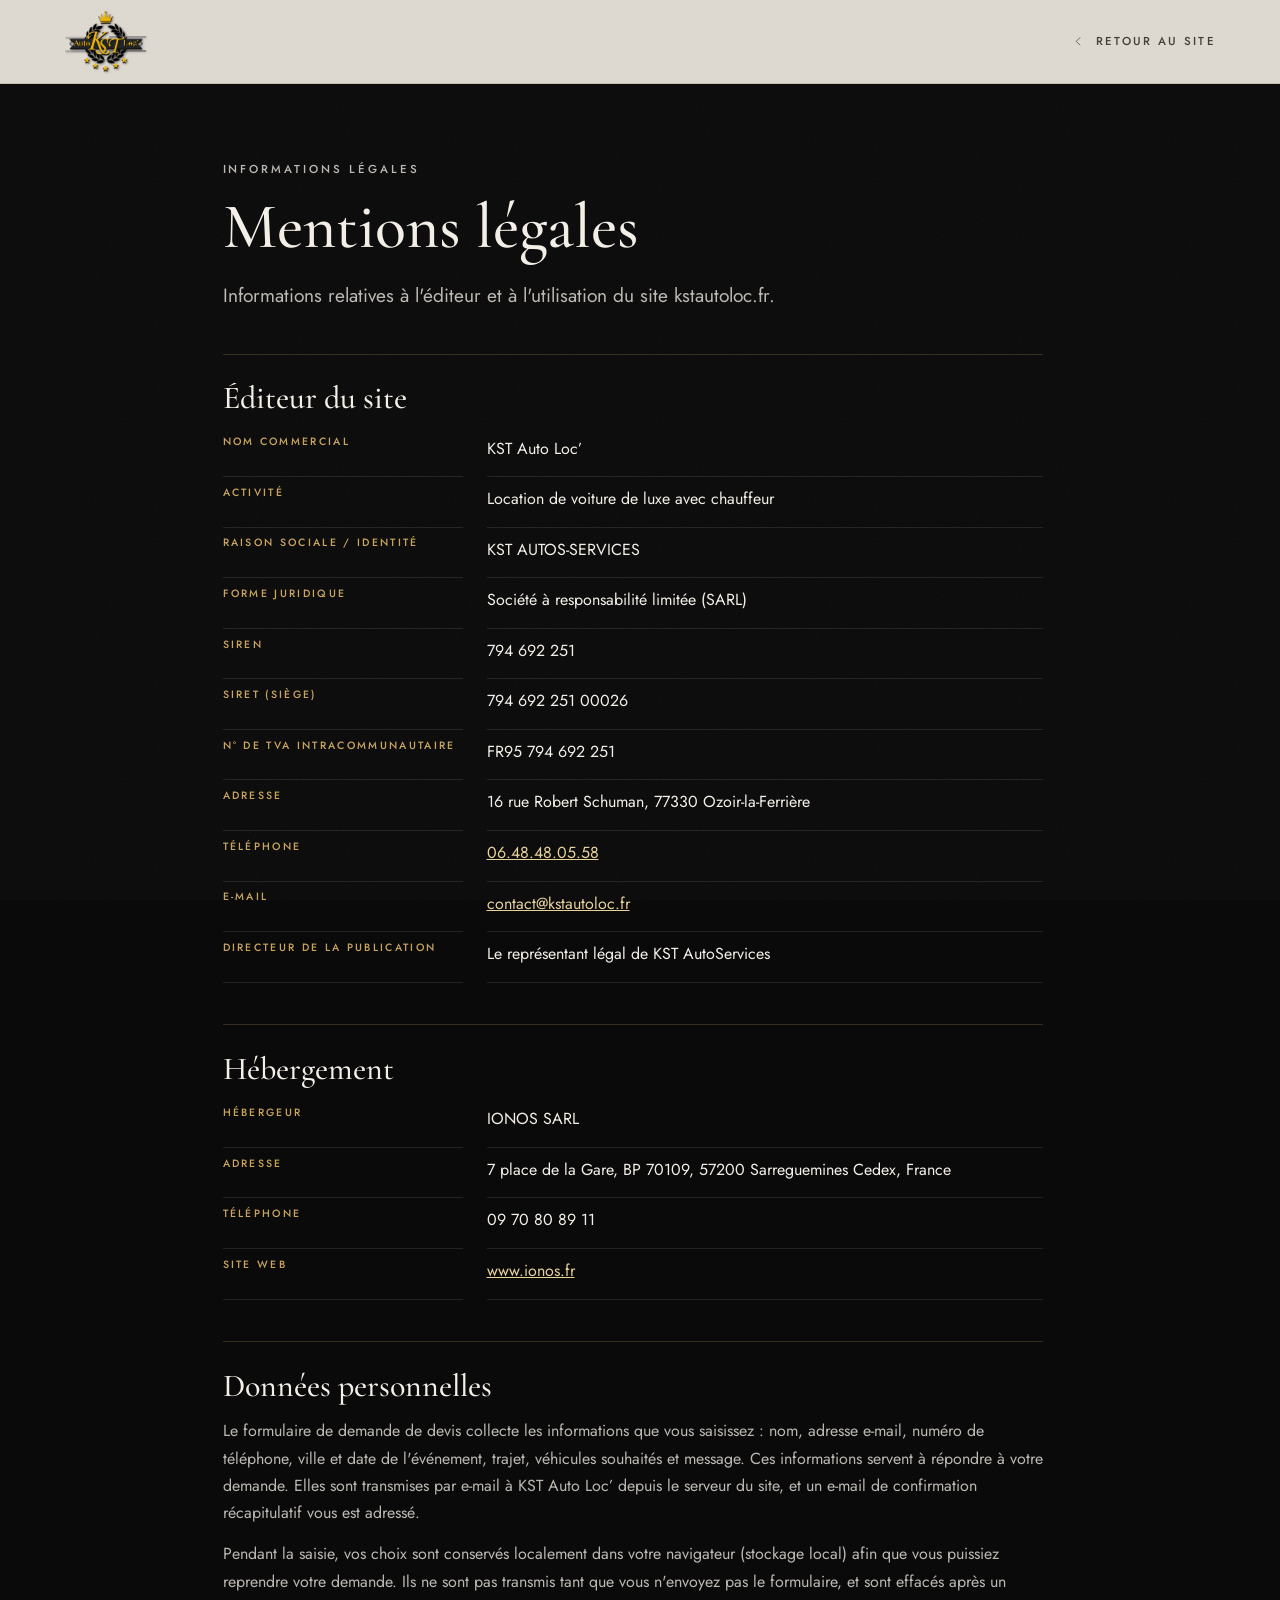
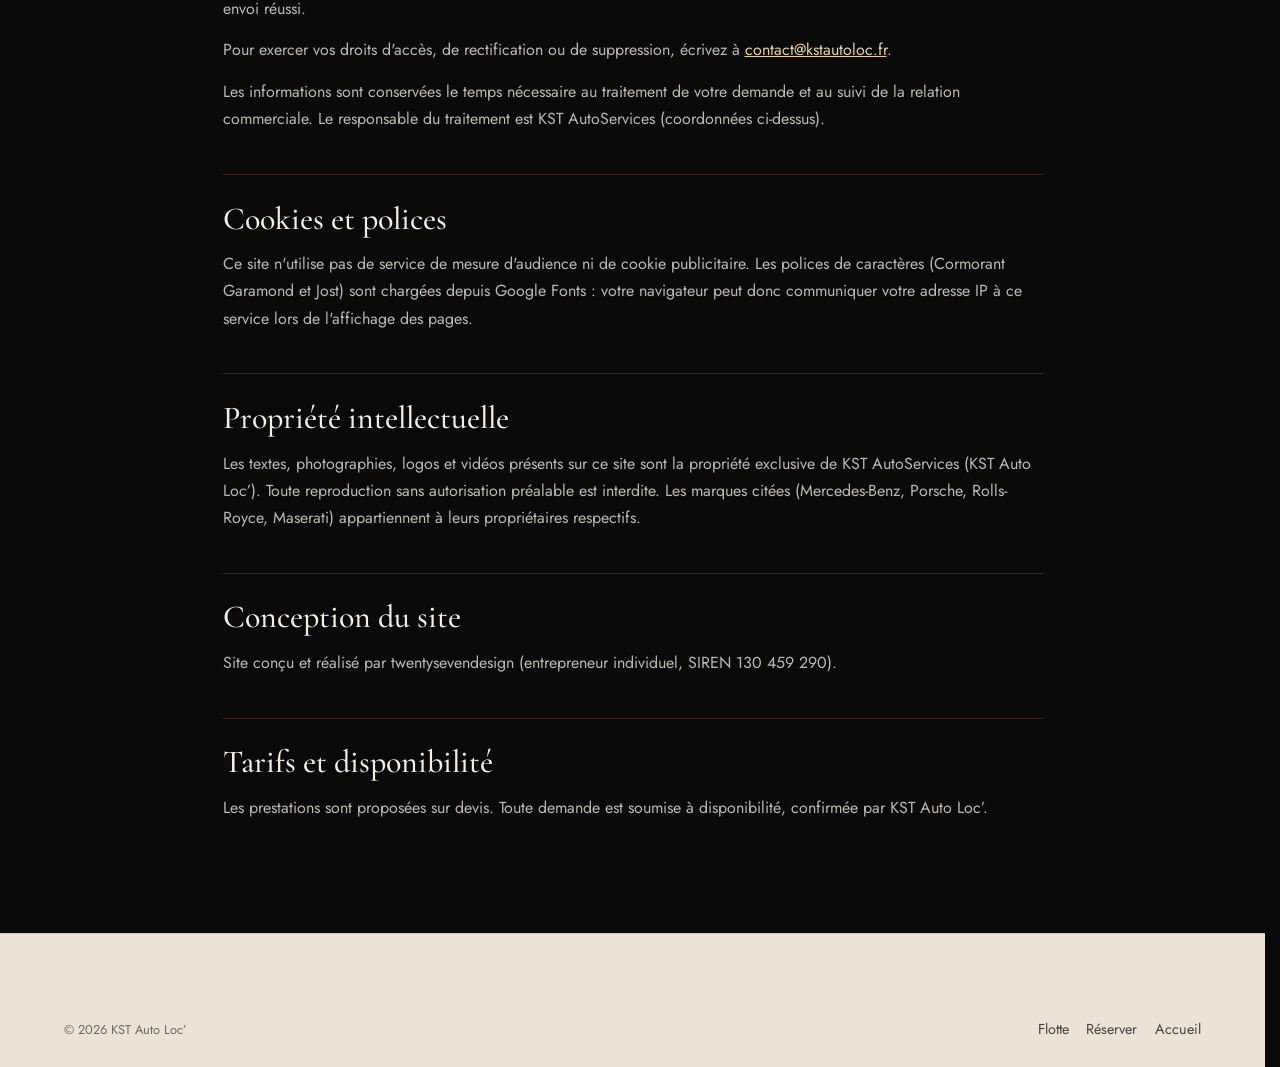
<file: mentions-legales.html>
<!doctype html>
<html lang="fr">
<head>
  <meta charset="utf-8">
  <meta name="viewport" content="width=device-width, initial-scale=1, viewport-fit=cover">
  <title>Mentions légales – KST Auto Loc’</title>
  <meta name="description" content="Mentions légales du site KST Auto Loc’, location de voiture de luxe avec chauffeur en Île-de-France et dans les régions voisines.">
  <meta name="robots" content="index, follow">
  <meta name="theme-color" content="#0a0a0b">
  <meta name="color-scheme" content="dark">
  <link rel="canonical" href="https://kstautoloc.fr/mentions-legales.html">
  <link rel="icon" href="assets/favicon.svg" type="image/svg+xml">
  <link rel="apple-touch-icon" href="assets/apple-touch-icon.png">
  <link rel="preconnect" href="https://fonts.googleapis.com">
  <link rel="preconnect" href="https://fonts.gstatic.com" crossorigin>
  <link rel="stylesheet" href="https://fonts.googleapis.com/css2?family=Cormorant+Garamond:ital,wght@0,400;0,500;0,600;1,400;1,500&family=Jost:wght@300;400;500&display=swap">
  <link rel="stylesheet" href="assets/css/style.css?v=202610051949">
</head>
<body>
  <a class="skip" href="#contenu">Aller au contenu</a>

  <svg width="0" height="0" style="position:absolute" aria-hidden="true" focusable="false">
    <defs>
      <symbol id="i-chev-l" viewBox="0 0 24 24"><path d="M15 5l-7 7 7 7"/></symbol>
    </defs>
  </svg>

  <header class="site-header is-scrolled">
    <div class="site-header__inner">
      <a class="site-logo" href="./" aria-label="KST Auto Loc' – retour à l'accueil">
        <img src="assets/img/logo/logo-kst.webp" alt="KST Auto Loc’" width="873" height="676">
      </a>
      <a class="back-link" href="./" style="margin-left:auto">
        <svg class="ico" aria-hidden="true"><use href="#i-chev-l"/></svg>Retour au site
      </a>
    </div>
  </header>

  <main id="contenu" class="legal-page">
    <div class="container">
      <p class="eyebrow">Informations légales</p>
      <h1>Mentions légales</h1>
      <p class="lead">Informations relatives à l'éditeur et à l'utilisation du site kstautoloc.fr.</p>


      <h2>Éditeur du site</h2>
      <dl>
        <dt>Nom commercial</dt>
        <dd>KST Auto Loc’</dd>
        <dt>Activité</dt>
        <dd>Location de voiture de luxe avec chauffeur</dd>
        <dt>Raison sociale / identité</dt>
        <dd>KST AUTOS-SERVICES</dd>
        <dt>Forme juridique</dt>
        <dd>Société à responsabilité limitée (SARL)</dd>
        <dt>SIREN</dt>
        <dd>794 692 251</dd>
        <dt>SIRET (siège)</dt>
        <dd>794 692 251 00026</dd>
        <dt>N° de TVA intracommunautaire</dt>
        <dd>FR95 794 692 251</dd>
        <dt>Adresse</dt>
        <dd>16 rue Robert Schuman, 77330 Ozoir-la-Ferrière</dd>
        <dt>Téléphone</dt>
        <dd><a href="tel:+33648480558">06.48.48.05.58</a></dd>
        <dt>E-mail</dt>
        <dd><a href="mailto:contact@kstautoloc.fr">contact@kstautoloc.fr</a></dd>
        <dt>Directeur de la publication</dt>
        <dd>Le représentant légal de KST AutoServices</dd>
      </dl>

      <h2>Hébergement</h2>
      <dl>
        <dt>Hébergeur</dt>
        <dd>IONOS SARL</dd>
        <dt>Adresse</dt>
        <dd>7 place de la Gare, BP 70109, 57200 Sarreguemines Cedex, France</dd>
        <dt>Téléphone</dt>
        <dd>09 70 80 89 11</dd>
        <dt>Site web</dt>
        <dd><a href="https://www.ionos.fr" rel="noopener" target="_blank">www.ionos.fr</a></dd>
      </dl>

      <h2>Données personnelles</h2>
      <p>Le formulaire de demande de devis collecte les informations que vous saisissez : nom, adresse e-mail, numéro de téléphone, ville et date de l'événement, trajet, véhicules souhaités et message. Ces informations servent à répondre à votre demande. Elles sont transmises par e-mail à KST Auto Loc’ depuis le serveur du site, et un e-mail de confirmation récapitulatif vous est adressé.</p>
      <p>Pendant la saisie, vos choix sont conservés localement dans votre navigateur (stockage local) afin que vous puissiez reprendre votre demande. Ils ne sont pas transmis tant que vous n'envoyez pas le formulaire, et sont effacés après un envoi réussi.</p>
      <p>Pour exercer vos droits d'accès, de rectification ou de suppression, écrivez à <a href="mailto:contact@kstautoloc.fr">contact@kstautoloc.fr</a>.</p>
      <p>Les informations sont conservées le temps nécessaire au traitement de votre demande et au suivi de la relation commerciale. Le responsable du traitement est KST AutoServices (coordonnées ci-dessus).</p>

      <h2>Cookies et polices</h2>
      <p>Ce site n'utilise pas de service de mesure d'audience ni de cookie publicitaire. Les polices de caractères (Cormorant Garamond et Jost) sont chargées depuis Google Fonts : votre navigateur peut donc communiquer votre adresse IP à ce service lors de l'affichage des pages.</p>

      <h2>Propriété intellectuelle</h2>
      <p>Les textes, photographies, logos et vidéos présents sur ce site sont la propriété exclusive de KST AutoServices (KST Auto Loc’). Toute reproduction sans autorisation préalable est interdite. Les marques citées (Mercedes-Benz, Porsche, Rolls-Royce, Maserati) appartiennent à leurs propriétaires respectifs.</p>

      <h2>Conception du site</h2>
      <p>Site conçu et réalisé par twentysevendesign (entrepreneur individuel, SIREN 130 459 290).</p>

      <h2>Tarifs et disponibilité</h2>
      <p>Les prestations sont proposées sur devis. Toute demande est soumise à disponibilité, confirmée par KST Auto Loc’.</p>
    </div>
  </main>

  <footer class="footer">
    <div class="container">
      <div class="footer__bottom" style="margin-top:0;border-top:0">
        <p>© <span id="y">2026</span> KST Auto Loc’</p>
        <ul>
          <li><a href="./#flotte">Flotte</a></li>
          <li><a href="./#reservation">Réserver</a></li>
          <li><a href="./">Accueil</a></li>
        </ul>
      </div>
    </div>
  </footer>
  <script>document.getElementById('y').textContent = new Date().getFullYear();</script>
</body>
</html>
</file>
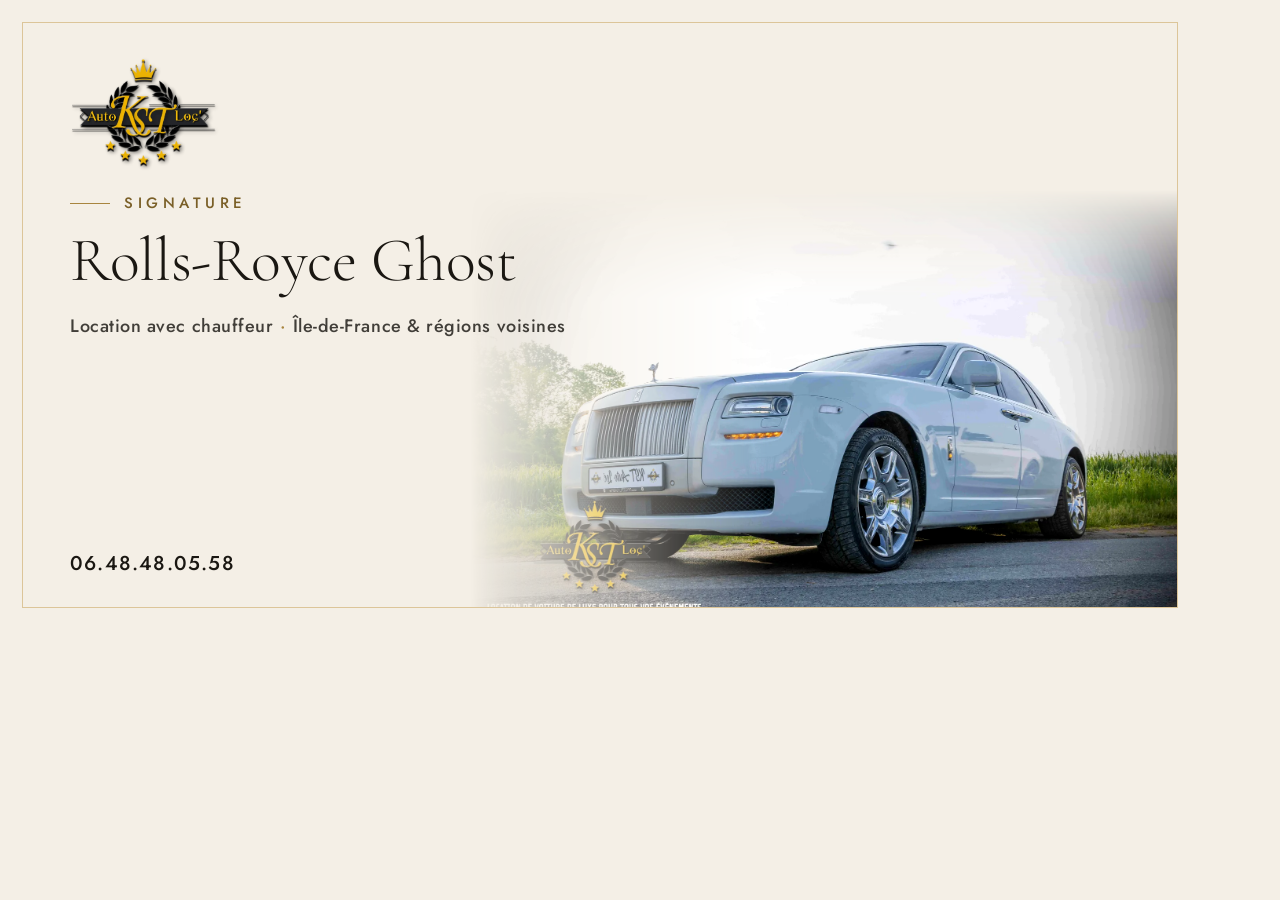
<file: og-vehicle.html>
<!doctype html>
<html lang="fr">
<head>
<meta charset="utf-8">
<meta name="robots" content="noindex">
<title>Image de partage – véhicule</title>
<!-- Source des images de partage assets/img/og/<slug>.jpg (1200×630), une par véhicule.
     Même mise en page que og.html. Ouvrir og-vehicle.html?v=<slug> (ou og-vehicle.html#<slug>) puis capturer à 1200×630
     (voir tools/capture-og.mjs). Aucune information inventée : nom du véhicule, mention
     « Location avec chauffeur », zone, téléphone. -->
<link rel="preconnect" href="https://fonts.googleapis.com">
<link rel="preconnect" href="https://fonts.gstatic.com" crossorigin>
<link href="https://fonts.googleapis.com/css2?family=Cormorant+Garamond:ital,wght@0,300;0,400;1,400&family=Jost:wght@400;500&display=block" rel="stylesheet">
<style>
  * { margin: 0; box-sizing: border-box; }
  html, body { width: 1200px; height: 630px; background: #f4efe6; overflow: hidden; }
  .card { position: relative; width: 1200px; height: 630px; color: #1a1712; font-family: Jost, sans-serif; }
  /* photo en bas à droite, voilée vers la gauche et vers le haut : la voiture reste entière */
  .photo { position: absolute; left: var(--left, 470px); right: 23px; top: var(--top, 190px); bottom: 23px;
    background: var(--img) var(--pos, 50% 50%) / cover no-repeat; filter: saturate(.95) contrast(1.05);
    -webkit-mask-image: linear-gradient(90deg, transparent 0, rgba(0,0,0,.55) 22%, #000 42%), linear-gradient(180deg, transparent 0, #000 26%);
    -webkit-mask-composite: source-in; mask-image: linear-gradient(90deg, transparent 0, rgba(0,0,0,.55) 22%, #000 42%), linear-gradient(180deg, transparent 0, #000 26%); mask-composite: intersect; }
  .shade { display: none; }
  .frame { position: absolute; inset: 22px; border: 1px solid rgba(201,164,92,.55); }
  .content { position: absolute; left: 70px; top: 56px; width: 600px; }
  .logo { width: 150px; display: block; }
  .eyebrow { margin-top: 24px; display: flex; align-items: center; gap: 14px; font: 500 15px/1 Jost; letter-spacing: .3em; text-transform: uppercase; color: #7a5f27; }
  .eyebrow::before { content: ""; width: 40px; height: 1px; background: #a8853f; }
  h1 { margin-top: 18px; font: 300 62px/1.02 "Cormorant Garamond", serif; letter-spacing: -.005em; max-width: 560px; }
  h1 em { display: block; margin-top: 6px; font-style: italic; font-weight: 400; font-size: .82em; background: linear-gradient(100deg, #8f6f2e, #c9a45c 35%, #a8853f 60%, #d4b36a 82%, #8f6f2e); -webkit-background-clip: text; background-clip: text; color: transparent; }
  .sub { margin-top: 22px; font: 500 18px/1.4 Jost; letter-spacing: .03em; color: rgba(26,23,18,.82); white-space: nowrap; }
  .sub b { color: #a8853f; font-weight: 500; margin: 0 .35em; }
  .foot { position: absolute; left: 70px; bottom: 56px; display: flex; gap: 34px; align-items: center; font: 500 20px/1 Jost; letter-spacing: .06em; }
  .foot span { font-size: 13px; letter-spacing: .26em; text-transform: uppercase; color: #7a5f27; }
</style>
</head>
<body>
  <div class="card">
    <div class="photo" id="photo"></div>
        <div class="frame"></div>
    <div class="content">
      <img class="logo" src="assets/img/logo/logo-kst.webp" alt="">
      <p class="eyebrow" id="eyebrow">Nos véhicules</p>
      <h1 id="title"></h1>
      <p class="sub">Location avec chauffeur<b>·</b>Île-de-France &amp; régions voisines</p>
    </div>
    <div class="foot"><div>06.48.48.05.58</div></div>
  </div>
<script>
  /* slug -> titre (mot en or entre <em>), étiquette, photo d'avant (la 1re de la page véhicule) et cadrage.
     À tenir d'accord avec la table VEHICLES de tools/build-vehicles.mjs. */
  const V = {
    'rolls-royce-ghost':         { t: 'Rolls-Royce Ghost', tag: 'Signature', img: 'rolls-royce/ghost/image0.webp', pos: '40% 60%' },
    'mercedes-classe-s-maybach': { t: 'Mercedes Classe&nbsp;S Maybach <em>Authentique</em>', tag: 'Authentique Maybach', img: 'mercedes/classe-s/classe-s-1.webp', pos: '40% 50%', left: '500px' },
    'mercedes-classe-g-63-amg':  { t: 'Mercedes Classe&nbsp;G 6.3&nbsp;AMG <em>Authentique</em>', tag: 'Authentique', img: 'mercedes/classe-g/classe-g-3.webp', pos: '60% 50%', left: '545px' },
    'mercedes-gle-coupe-43-amg': { t: 'Mercedes GLE Coupé 4.3&nbsp;AMG', img: 'mercedes/gle/gle-coupe-amg.webp', pos: '45% 50%', left: '530px' },
    'porsche-cayenne-coupe':     { t: 'Porsche Cayenne Coupé', img: 'porsche/cayenne.webp', pos: '45% 50%', left: '510px' },
    'maserati-ghibli':           { t: 'Maserati Ghibli', img: 'maserati/ghbli/ghibli.webp', pos: '55% 50%' },
    'mercedes-classe-c':         { t: 'Mercedes Classe C', img: 'mercedes/classe-c/classe-c.webp', pos: '45% 50%', left: '520px' }
  };
  /* ?v=<slug> ou #<slug> (certains serveurs de test suppriment la query en redirigeant .html -> sans extension) */
  const slug = new URLSearchParams(location.search).get('v') || location.hash.slice(1) || 'rolls-royce-ghost';
  const v = V[slug] || V['rolls-royce-ghost'];
  document.getElementById('title').innerHTML = v.t;
  document.getElementById('eyebrow').textContent = v.tag || 'Nos véhicules';
  const p = document.getElementById('photo');
  p.style.setProperty('--img', `url(assets/img/${v.img})`);
  p.style.setProperty('--pos', v.pos);
  if (v.left) p.style.setProperty('--left', v.left);
  document.title = 'Image de partage – ' + slug;
</script>
</body>
</html>
</file>
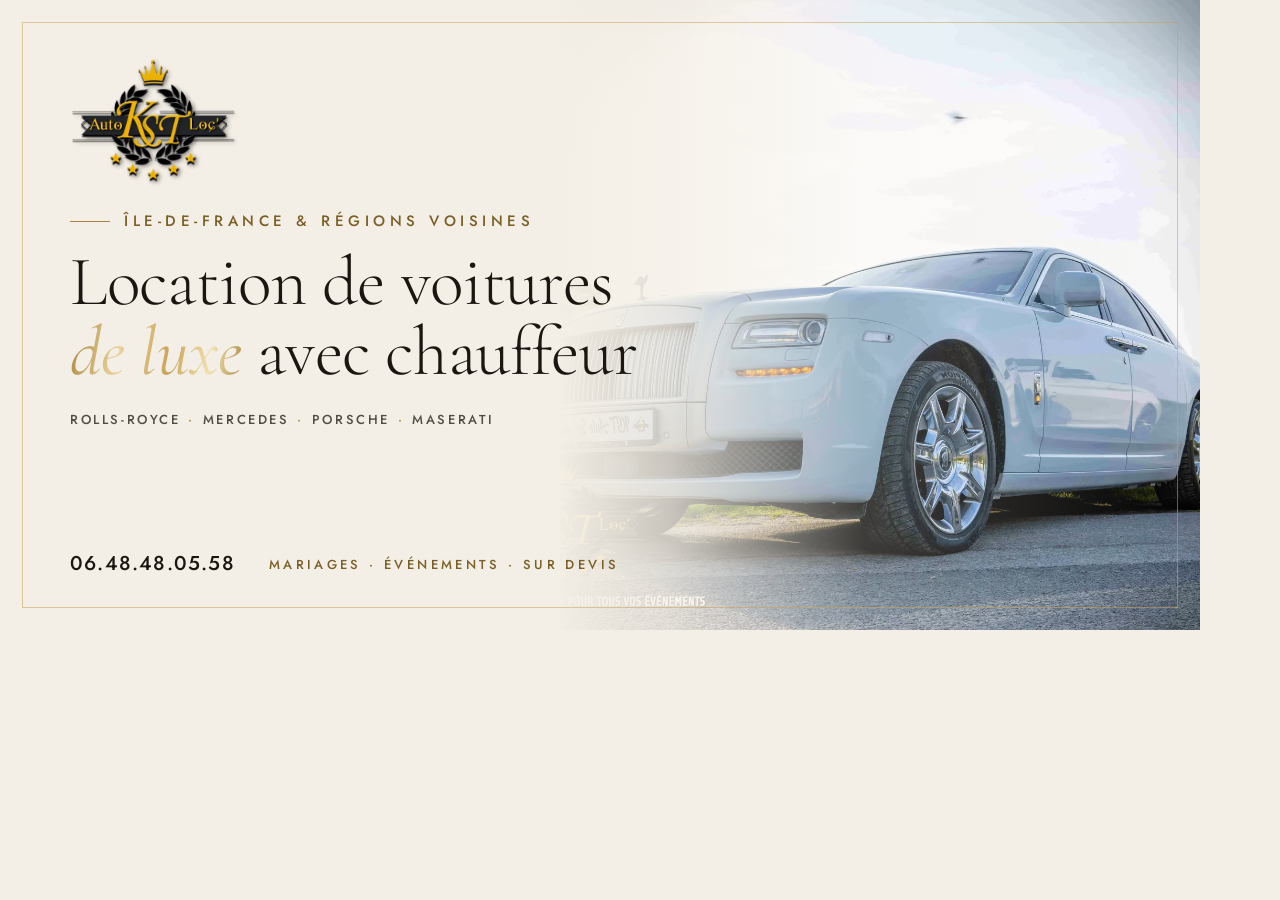
<file: og.html>
<!doctype html>
<html lang="fr">
<head>
<meta charset="utf-8">
<meta name="robots" content="noindex">
<!-- Source de l'image de partage assets/img/og-kst.jpg (1200×630), rendue en capture d'écran. -->
<link rel="preconnect" href="https://fonts.googleapis.com">
<link rel="preconnect" href="https://fonts.gstatic.com" crossorigin>
<link href="https://fonts.googleapis.com/css2?family=Cormorant+Garamond:ital,wght@0,300;0,400;1,400&family=Jost:wght@400;500&display=block" rel="stylesheet">
<style>
  * { margin: 0; box-sizing: border-box; }
  html, body { width: 1200px; height: 630px; background: #f4efe6; overflow: hidden; }
  .card { position: relative; width: 1200px; height: 630px; color: #1a1712; font-family: Jost, sans-serif; }
  .photo { position: absolute; inset: 0 -40px 0 560px; background: url(assets/img/rolls-royce/ghost/image0.webp) 62% 62% / cover; filter: saturate(.95) contrast(1.05); }
  .shade { position: absolute; inset: 0; background:
      linear-gradient(90deg, #f4efe6 46%, rgba(244,239,230,.82) 56%, rgba(244,239,230,.25) 72%, rgba(244,239,230,0) 100%); }
  .frame { position: absolute; inset: 22px; border: 1px solid rgba(201,164,92,.55); }
  .content { position: absolute; left: 70px; top: 56px; width: 640px; }
  .logo { width: 170px; display: block; ; }
  .eyebrow { margin-top: 26px; display: flex; align-items: center; gap: 14px; font: 500 15px/1 Jost; letter-spacing: .3em; text-transform: uppercase; color: #7a5f27; }
  .eyebrow::before { content: ""; width: 40px; height: 1px; background: #a8853f; }
  h1 { margin-top: 18px; font: 300 70px/1 "Cormorant Garamond", serif; letter-spacing: -.005em; }
  h1 em { font-style: italic; font-weight: 400; background: linear-gradient(100deg, #a8853f, #e8d29a 30%, #c9a45c 58%, #f1e1b0 80%, #a8853f); -webkit-background-clip: text; background-clip: text; color: transparent; }
  .brands { margin-top: 26px; font: 500 13px/1 Jost; letter-spacing: .2em; text-transform: uppercase; color: rgba(26,23,18,.75); }
  .brands b { color: #a8853f; font-weight: 500; margin: 0 .6em; }
  .foot { position: absolute; left: 70px; bottom: 56px; display: flex; gap: 34px; align-items: center; font: 500 20px/1 Jost; letter-spacing: .06em; }
  .foot span { font-size: 13px; letter-spacing: .26em; text-transform: uppercase; color: #7a5f27; }
</style>
</head>
<body>
  <div class="card">
    <div class="photo"></div>
    <div class="shade"></div>
    <div class="frame"></div>
    <div class="content">
      <img class="logo" src="assets/img/logo/logo-kst.webp" alt="">
      <p class="eyebrow">Île-de-France &amp; régions voisines</p>
      <h1>Location de voitures<br><em>de luxe</em> avec chauffeur</h1>
      <p class="brands">Rolls-Royce<b>·</b>Mercedes<b>·</b>Porsche<b>·</b>Maserati</p>
    </div>
    <div class="foot"><div>06.48.48.05.58</div><span>Mariages · Événements · Sur devis</span></div>
  </div>
</body>
</html>
</file>
<file: assets/css/style.css>
/* ==========================================================================
   KST AutoServices — feuille de style
   Noir profond · ivoire · or champagne. Mobile-first.
   ========================================================================== */

/* ---------- 1. Tokens ---------- */
:root {
  --ink: #0a0a0b;
  --coal: #101012;
  --graphite: #17171a;
  --graphite-2: #1f1f23;

  --ivory: #f4efe6;
  --ivory-2: #ebe4d6;
  --ivory-dim: rgba(244, 239, 230, .76);
  --ivory-mute: rgba(244, 239, 230, .58);

  --gold: #c9a45c;
  --gold-light: #e8d29a;
  --gold-deep: #a8853f;
  --gold-ink: #7a5f27;            /* or lisible sur fond ivoire (contraste 5.3:1) */
  --gold-grad: linear-gradient(110deg, #d9bf82 0%, #c9a45c 38%, #ecd9a3 55%, #c9a45c 72%, #a8853f 100%);
  --danger: #e38b7c;

  --line: rgba(201, 164, 92, .22);
  --line-strong: rgba(201, 164, 92, .55);
  --line-soft: rgba(244, 239, 230, .1);

  --serif: "Cormorant Garamond", "Cormorant", Georgia, "Times New Roman", serif;
  --sans: "Jost", system-ui, -apple-system, "Segoe UI", Roboto, "Helvetica Neue", Arial, sans-serif;

  --ease: cubic-bezier(.22, .61, .36, 1);
  --ease-out: cubic-bezier(.16, 1, .3, 1);

  --header-h: 68px;
  --gutter: clamp(20px, 5vw, 64px);
  --wrap: 1280px;
}

@media (min-width: 1080px) {
  :root { --header-h: 84px; }
}

/* ---------- 2. Reset & base ---------- */
*, *::before, *::after { box-sizing: border-box; }

html {
  -webkit-text-size-adjust: 100%;
  scroll-behavior: smooth;
  scroll-padding-top: calc(var(--header-h) + 12px);
  scrollbar-gutter: stable;
  background: var(--ink);
}

body {
  margin: 0;
  background: var(--ink);
  color: var(--ivory);
  font: 400 1rem/1.7 var(--sans);
  -webkit-font-smoothing: antialiased;
  -moz-osx-font-smoothing: grayscale;
  text-rendering: optimizeLegibility;
  overflow-x: hidden;
}

html.is-locked, body.is-locked { overflow: hidden; }

/* grain très léger, une seule tuile répétée */
body::before {
  content: "";
  position: fixed;
  inset: 0;
  z-index: 1;
  pointer-events: none;
  opacity: .055;
  background-image: url("data:image/svg+xml,%3Csvg xmlns='http://www.w3.org/2000/svg' width='180' height='180'%3E%3Cfilter id='n'%3E%3CfeTurbulence type='fractalNoise' baseFrequency='.85' numOctaves='2' stitchTiles='stitch'/%3E%3CfeColorMatrix values='0 0 0 0 1 0 0 0 0 1 0 0 0 0 1 0 0 0 .6 0'/%3E%3C/filter%3E%3Crect width='100%25' height='100%25' filter='url(%23n)'/%3E%3C/svg%3E");
}

img, svg, video { display: block; max-width: 100%; }
img { height: auto; }
a { color: inherit; }
button, input, select, textarea { font: inherit; color: inherit; }
button { cursor: pointer; }
ul, ol { margin: 0; padding: 0; list-style: none; }
h1, h2, h3, h4, p, figure, dl, dd { margin: 0; }
[hidden] { display: none !important; }

:focus-visible {
  outline: 2px solid var(--gold-light);
  outline-offset: 3px;
}

::selection { background: var(--gold); color: #15110a; }

.vh {
  position: absolute !important;
  width: 1px; height: 1px;
  margin: -1px; padding: 0;
  overflow: hidden;
  clip: rect(0 0 0 0);
  white-space: nowrap;
  border: 0;
}

.skip {
  position: fixed;
  left: 1rem; top: -120px;
  z-index: 300;
  padding: .85rem 1.3rem;
  background: var(--gold);
  color: #15110a;
  font-weight: 500;
  text-decoration: none;
  transition: top .3s var(--ease);
}
.skip:focus { top: 1rem; }

.noscript {
  position: relative; z-index: 2;
  margin: 0; padding: 1rem var(--gutter);
  background: var(--graphite);
  text-align: center;
}

.ico {
  width: 1.1em; height: 1.1em;
  flex: none;
  fill: none;
  stroke: currentColor;
  stroke-width: 1.4;
  stroke-linecap: round;
  stroke-linejoin: round;
}

/* ---------- 3. Typographie & utilitaires ---------- */
.container {
  width: min(calc(100% - 2 * var(--gutter)), var(--wrap));
  margin-inline: auto;
}

.section { position: relative; padding-block: clamp(72px, 11vw, 150px); }

.h2 {
  font: 500 clamp(2.15rem, 5.2vw, 4rem)/1.04 var(--serif);
  letter-spacing: -.012em;
  text-wrap: balance;
}

.lead {
  font: 400 clamp(1.05rem, 1.5vw, 1.25rem)/1.7 var(--sans);
  color: var(--ivory-dim);
  max-width: 58ch;
}

.muted { color: var(--ivory-mute); max-width: 62ch; }

.eyebrow {
  display: flex;
  align-items: center;
  gap: .9rem;
  font: 500 .72rem/1.4 var(--sans);
  letter-spacing: .26em;
  text-transform: uppercase;
  color: var(--gold);
}
.eyebrow__n {
  display: inline-flex;
  align-items: center;
  gap: .9rem;
  color: var(--gold-light);
}
.eyebrow__n::after {
  content: "";
  width: 34px; height: 1px;
  background: currentColor;
  opacity: .7;
}

.section-head { margin-bottom: clamp(2.2rem, 5vw, 4rem); }
.section-head .eyebrow { margin-bottom: 1.2rem; }
.section-head .lead { margin-top: 1.4rem; }
.section-head--center { text-align: center; max-width: 820px; margin-inline: auto; margin-bottom: clamp(2.2rem, 5vw, 3.6rem); }
.section-head--center .eyebrow { justify-content: center; }
.section-head--center .lead,
.section-head--center .muted { margin-inline: auto; }
.section-head--center .muted { margin-top: 1rem; }
.section-head--split { display: grid; gap: 1.2rem 3rem; }
.section-head--split .lead { margin-top: 0; }
@media (min-width: 900px) {
  .section-head--split { grid-template-columns: 1fr minmax(0, 420px); align-items: end; }
}

/* boutons */
.btn {
  position: relative;
  display: inline-flex;
  align-items: center;
  justify-content: center;
  gap: .75em;
  min-height: 50px;
  padding: 0 1.7rem;
  border: 1px solid transparent;
  border-radius: 2px;
  font: 500 .74rem/1.1 var(--sans);
  letter-spacing: .2em;
  text-transform: uppercase;
  text-align: center;
  text-decoration: none;
  white-space: nowrap;
  cursor: pointer;
  transition: background-position .9s var(--ease), border-color .5s var(--ease), color .4s var(--ease),
              background-color .5s var(--ease), box-shadow .6s var(--ease), transform .5s var(--ease);
}
.btn .ico { font-size: 1.15em; transition: transform .5s var(--ease); }
.btn:hover .ico { transform: translateX(3px); }

.btn--gold {
  background: var(--gold-grad);
  background-size: 240% 100%;
  background-position: 0 0;
  color: #15110a;
}
.btn--gold:hover {
  background-position: 100% 0;
  box-shadow: 0 14px 34px -14px rgba(201, 164, 92, .7);
}
.btn--ghost {
  border-color: var(--line-strong);
  background: rgba(10, 10, 11, .28);
  color: var(--ivory);
}
.btn--ghost:hover { border-color: var(--gold-light); background: rgba(201, 164, 92, .1); }
.btn--text {
  padding-inline: .6rem;
  background: none;
  color: var(--ivory-dim);
  letter-spacing: .16em;
}
.btn--text:hover { color: var(--ivory); }
.btn--sm { min-height: 46px; padding: 0 1.2rem; font-size: .68rem; }
.btn--lg { min-height: 58px; padding: 0 2.3rem; }
.btn--block { width: 100%; }
.btn[disabled] { opacity: .5; cursor: not-allowed; }

.btn__spinner {
  display: none;
  width: 1.1em; height: 1.1em;
  border: 1.5px solid rgba(21, 17, 10, .3);
  border-top-color: #15110a;
  border-radius: 50%;
  animation: spin .8s linear infinite;
}
.btn.is-loading { pointer-events: none; }
.btn.is-loading .btn__spinner { display: inline-block; }

.link-arrow {
  display: inline-flex;
  align-items: center;
  gap: .75rem;
  min-height: 44px;
  padding: 0;
  border: 0;
  background: none;
  color: var(--gold-light);
  font: 500 .72rem/1.2 var(--sans);
  letter-spacing: .2em;
  text-transform: uppercase;
  text-decoration: none;
  cursor: pointer;
}
.link-arrow .ico { font-size: 1.15em; transition: transform .5s var(--ease); }
.link-arrow:hover .ico { transform: translateX(6px); }

.link {
  min-height: 44px;
  padding: .5rem 0;
  border: 0;
  background: none;
  color: var(--gold-light);
  font: 400 .88rem/1.3 var(--sans);
  text-decoration: underline;
  text-underline-offset: .28em;
  text-decoration-color: rgba(232, 210, 154, .45);
  cursor: pointer;
}
.link:hover { text-decoration-color: currentColor; }

.icon-btn {
  display: inline-grid;
  place-items: center;
  width: 48px; height: 48px;
  border: 1px solid var(--line-strong);
  border-radius: 50%;
  background: rgba(10, 10, 11, .55);
  color: var(--ivory);
  cursor: pointer;
  transition: border-color .4s var(--ease), background-color .4s var(--ease);
}
.icon-btn:hover { border-color: var(--gold-light); background: rgba(201, 164, 92, .12); }
.icon-btn .ico { font-size: 1.25rem; }

/* ---------- 4. En-tête & menu ---------- */
.site-header {
  position: fixed;
  inset: 0 0 auto 0;
  z-index: 80;
  height: var(--header-h);
  border-bottom: 1px solid transparent;
  transition: background-color .6s var(--ease), border-color .6s var(--ease), backdrop-filter .6s var(--ease);
}
.site-header::before {  /* voile haut pour la lisibilité sur le hero */
  content: "";
  position: absolute; inset: 0 0 -30px 0;
  z-index: -1;
  background: linear-gradient(to bottom, rgba(10, 10, 11, .75), transparent);
  transition: opacity .6s var(--ease);
  pointer-events: none;
}
.site-header.is-scrolled {
  background: rgba(10, 10, 11, .84);
  border-bottom-color: var(--line);
  -webkit-backdrop-filter: blur(18px) saturate(1.2);
  backdrop-filter: blur(18px) saturate(1.2);
}
.site-header.is-scrolled::before { opacity: 0; }
@supports not ((backdrop-filter: blur(1px)) or (-webkit-backdrop-filter: blur(1px))) {
  .site-header.is-scrolled { background: rgba(10, 10, 11, .97); }
}

.site-header__inner {
  display: flex;
  align-items: center;
  gap: 2rem;
  height: 100%;
  padding-inline: var(--gutter);
  max-width: calc(var(--wrap) + 2 * var(--gutter));
  margin-inline: auto;
}
.site-logo { display: block; flex: none; line-height: 0; }
.site-logo img { height: calc(var(--header-h) - 18px); width: auto; }

.nav { margin-left: auto; display: none; }
.nav ul { display: flex; gap: clamp(1.4rem, 2.6vw, 2.6rem); }
.nav a {
  position: relative;
  display: inline-block;
  padding: .6rem 0;
  font: 500 .72rem/1 var(--sans);
  letter-spacing: .22em;
  text-transform: uppercase;
  text-decoration: none;
  color: var(--ivory-dim);
  transition: color .4s var(--ease);
}
.nav a::after {
  content: "";
  position: absolute; left: 0; right: 0; bottom: 0;
  height: 1px;
  background: var(--gold);
  transform: scaleX(0);
  transform-origin: left;
  transition: transform .6s var(--ease-out);
}
.nav a:hover, .nav a.is-active { color: var(--ivory); }
.nav a:hover::after, .nav a.is-active::after { transform: scaleX(1); }

.site-header__actions { display: flex; align-items: center; gap: 1.4rem; margin-left: auto; }
.site-header__actions .btn { display: none; }
.header-phone {
  display: none;
  align-items: center;
  gap: .6rem;
  font: 400 .9rem/1 var(--sans);
  letter-spacing: .08em;
  text-decoration: none;
  color: var(--ivory);
  white-space: nowrap;
}
.header-phone .ico { color: var(--gold); }
.header-phone:hover { color: var(--gold-light); }

.burger {
  position: relative;
  width: 48px; height: 48px;
  border: 1px solid var(--line-strong);
  border-radius: 50%;
  background: rgba(10, 10, 11, .4);
}
.burger span {
  position: absolute;
  left: 15px; right: 15px;
  height: 1px;
  background: var(--ivory);
}
.burger span:nth-child(1) { top: 20px; }
.burger span:nth-child(2) { top: 27px; left: 20px; }

@media (min-width: 560px) {
  .site-header__actions .btn { display: inline-flex; }
}
@media (min-width: 1080px) {
  .nav { display: block; }
  .header-phone { display: inline-flex; }
  .burger { display: none; }
  .site-header__actions { margin-left: 0; }
}

.menu {
  position: fixed;
  inset: 0;
  z-index: 95;
  background:
    radial-gradient(70% 50% at 50% 0%, rgba(201, 164, 92, .12), transparent 70%),
    var(--ink);
  opacity: 0;
  visibility: hidden;
  overflow-y: auto;
  overscroll-behavior: contain;
  transition: opacity .55s var(--ease), visibility 0s .55s;
}
.menu.is-open { opacity: 1; visibility: visible; transition-delay: 0s; }
.menu__inner {
  min-height: 100%;
  display: flex;
  flex-direction: column;
  justify-content: center;
  gap: 2.4rem;
  padding: calc(var(--header-h) + 1rem) var(--gutter) calc(2rem + env(safe-area-inset-bottom));
}
.menu__close { position: absolute; top: calc((var(--header-h) - 48px) / 2); right: var(--gutter); }
.menu__list li {
  border-bottom: 1px solid var(--line);
  opacity: 0;
  transform: translateY(22px);
  transition: opacity .8s var(--ease-out), transform .9s var(--ease-out);
}
.menu.is-open .menu__list li { opacity: 1; transform: none; }
.menu.is-open .menu__list li:nth-child(1) { transition-delay: .15s; }
.menu.is-open .menu__list li:nth-child(2) { transition-delay: .22s; }
.menu.is-open .menu__list li:nth-child(3) { transition-delay: .29s; }
.menu.is-open .menu__list li:nth-child(4) { transition-delay: .36s; }
.menu.is-open .menu__list li:nth-child(5) { transition-delay: .43s; }
.menu__list a {
  display: flex;
  align-items: baseline;
  gap: 1.2rem;
  min-height: 64px;
  padding: .5rem 0;
  font: 500 clamp(2rem, 8vw, 3.2rem)/1.1 var(--serif);
  text-decoration: none;
}
.menu__list a span { font: italic 400 1.1rem var(--serif); color: var(--gold); min-width: 2rem; }
.menu__foot { display: grid; gap: 1rem; }
.menu__contact {
  display: flex; align-items: center; gap: .9rem;
  min-height: 44px;
  color: var(--ivory-dim);
  text-decoration: none;
  overflow-wrap: anywhere;
}
.menu__contact .ico { color: var(--gold); }

/* ---------- 5. Hero ---------- */
.hero {
  position: relative;
  isolation: isolate;
  display: flex;
  flex-direction: column;
  justify-content: flex-end;
  min-height: 100vh;
  min-height: 100svh;
  overflow: hidden;
  background: var(--ink);
}
.hero__media {
  position: absolute;
  inset: -7% 0;
  z-index: -2;
  transform: translate3d(0, var(--py, 0px), 0);
  will-change: transform;
}
.hero__media img {
  width: 100%; height: 100%;
  object-fit: cover;
  object-position: 24% 46%;
  filter: saturate(.92) contrast(1.05) brightness(.84);
  animation: kenburns 24s var(--ease) both;
}
.hero__video {
  position: absolute; inset: 0;
  width: 100%; height: 100%;
  object-fit: cover;
  object-position: 50% 50%;
  filter: saturate(1) contrast(1.05) brightness(.95);
}
.hero__film {
  display: none;
  align-items: center; gap: .7rem;
  min-height: 44px;
  padding: 0;
  border: 0; background: none;
  font: 500 .68rem/1 var(--sans);
  letter-spacing: .24em;
  text-transform: uppercase;
  color: var(--ivory);
  transition: color .3s;
}
.hero__film:hover { color: var(--gold-light); }
.hero__film .ico { width: 34px; height: 34px; padding: 10px; border: 1px solid var(--line-strong); border-radius: 50%; color: var(--gold); box-sizing: border-box; }
@media (min-width: 900px) { .hero__film { display: inline-flex; margin-left: auto; margin-right: 2.4rem; } }
.hero__shade {
  position: absolute; inset: 0;
  z-index: -1;
  background:
    linear-gradient(to top, var(--ink) 3%, rgba(10, 10, 11, .78) 26%, rgba(10, 10, 11, .1) 58%, rgba(10, 10, 11, .5) 100%),
    linear-gradient(90deg, rgba(10, 10, 11, .62), rgba(10, 10, 11, .2) 55%, transparent 80%);
}
.hero__inner { padding-top: calc(var(--header-h) + 3rem); }
.hero__eyebrow { animation: fade 1.4s var(--ease-out) .1s both; }
.hero__eyebrow::before { content: ""; width: 34px; height: 1px; background: var(--gold); }

.hero__title {
  margin: 1.4rem 0 2rem;
  font: 500 clamp(2.5rem, 9.4vw, 7rem)/.98 var(--serif);
  letter-spacing: -.018em;
  text-shadow: 0 2px 40px rgba(0, 0, 0, .45);
}
.hero__title .line { display: block; overflow: hidden; padding-bottom: .12em; margin-bottom: -.12em; }
.hero__title .line > span {
  display: inline-block;
  animation: rise 1.3s var(--ease-out) both;
}
.hero__title .line:nth-child(1) > span { animation-delay: .2s; }
.hero__title .line:nth-child(2) > span { animation-delay: .34s; }
.hero__title .line:nth-child(3) > span { animation-delay: .48s; }

/* Pendant le splash, l'entrée du hero est décalée pour ne pas jouer cachée dessous ;
   elle reprend son cours dès que .is-splash disparaît (voir app.js), ou au pire au bout
   d'un délai fixe même si le JS échoue (fill-mode both = état final conservé). */
html.is-splash .hero__eyebrow { animation-delay: 2.6s; }
html.is-splash .hero__title .line:nth-child(1) > span { animation-delay: 2.7s; }
html.is-splash .hero__title .line:nth-child(2) > span { animation-delay: 2.84s; }
html.is-splash .hero__title .line:nth-child(3) > span { animation-delay: 2.98s; }
.hero__title em {
  font-style: italic;
  color: var(--gold-light);
}
@supports ((-webkit-background-clip: text) or (background-clip: text)) {
  /* « de luxe » : or poli, un reflet lumineux traverse le mot à intervalles réguliers */
  .hero__title em {
    padding-right: .08em;
    background:
      linear-gradient(105deg, transparent 42%, rgba(255, 252, 240, .9) 47.5%, #fff 50%, rgba(255, 252, 240, .9) 52.5%, transparent 58%) 150% 0 / 300% 100% no-repeat,
      linear-gradient(100deg, #a8853f 0%, #e8d29a 26%, #b8914a 52%, #f1e1b0 76%, #a8853f 100%);
    -webkit-background-clip: text;
    background-clip: text;
    -webkit-text-fill-color: transparent;
    color: transparent;
    filter: drop-shadow(0 0 22px rgba(232, 210, 154, .38)) drop-shadow(0 2px 1px rgba(0, 0, 0, .35));
    animation: luxeShine 5.5s var(--ease) 1.4s infinite;
  }
  html.is-splash .hero__title em { animation-delay: 4.2s; }
}
@keyframes luxeShine {
  0%   { background-position: 150% 0, 0 0; }
  38%  { background-position: -50% 0, 0 0; }
  100% { background-position: -50% 0, 0 0; }
}
@media (prefers-reduced-motion: reduce) {
  .hero__title em { animation: none; background-position: -50% 0, 0 0; }
}

.hero__row { display: grid; gap: 1.8rem 3rem; animation: fade 1.6s var(--ease-out) .75s both; }
.hero__lead {
  max-width: 48ch;
  font-size: clamp(1rem, 1.3vw, 1.15rem);
  line-height: 1.75;
  color: var(--ivory-dim);
}
.hero__cta { display: flex; flex-wrap: wrap; gap: .9rem; }
.hero__cta .btn { flex: 1 1 auto; }

.hero__foot {
  display: flex;
  align-items: center;
  justify-content: space-between;
  gap: 1.5rem;
  margin-top: clamp(2.2rem, 5vw, 3.6rem);
  padding-block: 1.3rem 1.6rem;
  border-top: 1px solid var(--line);
  animation: fade 1.6s var(--ease-out) 1s both;
}
.hero__brands {
  display: flex;
  flex-wrap: wrap;
  gap: .3rem 0;
  font: 500 .68rem/1.4 var(--sans);
  letter-spacing: .24em;
  text-transform: uppercase;
  color: var(--ivory-mute);
}
.hero__brands li + li::before { content: "·"; margin-inline: .9em; color: var(--gold); }

.scroll-cue {
  display: none;
  align-items: center;
  gap: 1rem;
  font: 500 .66rem/1 var(--sans);
  letter-spacing: .28em;
  text-transform: uppercase;
  text-decoration: none;
  color: var(--ivory-mute);
}
.scroll-cue i {
  position: relative;
  display: block;
  width: 1px; height: 46px;
  background: var(--line-strong);
  overflow: hidden;
}
.scroll-cue i::after {
  content: "";
  position: absolute; left: 0; top: 0;
  width: 1px; height: 18px;
  background: var(--gold-light);
  animation: cue 2.4s var(--ease) infinite;
}
.scroll-cue:hover { color: var(--ivory); }

@media (min-width: 560px) {
  .hero__cta .btn { flex: 0 0 auto; }
}
@media (min-width: 900px) {
  .hero__media img { object-position: 34% 40%; }
  .hero__row { grid-template-columns: minmax(0, 1.1fr) auto; align-items: end; }
  .scroll-cue { display: inline-flex; }
}

/* ---------- 6. Marques ---------- */
.brands { background: var(--ink); }
.brands__grid {
  display: grid;
  grid-template-columns: 1fr;
  gap: 1px;
  background: var(--line);
  border: 1px solid var(--line);
}
.brand {
  position: relative;
  isolation: isolate;
  overflow: hidden;
  display: flex;
  flex-direction: column;
  gap: .55rem;
  min-height: 470px;
  padding: clamp(1.6rem, 3vw, 2.4rem);
  background: var(--ink);
}
.brand::before, .brand::after { content: ""; position: absolute; inset: 0; z-index: -1; }
.brand::before {
  background: var(--bg) var(--bp, 50% 50%) / cover no-repeat;
  filter: saturate(.9) brightness(.92);
  transform: scale(1.04);
  transition: transform 1.8s var(--ease-out), filter 1s var(--ease);
}
.brand::after {
  background:
    linear-gradient(to top, rgba(10, 10, 11, .97) 8%, rgba(10, 10, 11, .78) 48%, rgba(10, 10, 11, .3) 100%),
    linear-gradient(to bottom, rgba(10, 10, 11, .6), transparent 32%);
  transition: opacity .8s var(--ease);
}
@media (hover: hover) {
  .brand:hover::before { transform: scale(1.1); filter: saturate(1) brightness(.98); }
  .brand:hover::after { opacity: .82; }
}
.brand__idx { font: italic 400 1.15rem var(--serif); color: var(--gold); }
.brand__name {
  font: 500 clamp(2rem, 3.2vw, 2.7rem)/1.05 var(--serif);
  transition: color .5s var(--ease);
}
.brand:hover .brand__name { color: var(--gold-light); }
.brand__count {
  font: 500 .68rem/1.4 var(--sans);
  letter-spacing: .24em;
  text-transform: uppercase;
  color: var(--gold);
}
.brand__models { font-size: .92rem; color: var(--ivory-dim); }
.brand__text {
  margin-top: .8rem;
  padding-left: 1rem;
  border-left: 1px solid var(--line-strong);
  font: italic 400 1.14rem/1.5 var(--serif);
  color: var(--ivory-dim);
}
.brand .link-arrow { margin-top: auto; padding-top: 1.2rem; align-self: flex-start; }
.brand__text + .link-arrow, .brand__models + .link-arrow { margin-top: auto; }

@media (min-width: 640px) { .brands__grid { grid-template-columns: repeat(2, 1fr); } }
@media (min-width: 1100px) { .brands__grid { grid-template-columns: repeat(4, 1fr); } }

.facts {
  display: grid;
  grid-template-columns: repeat(2, 1fr);
  margin-top: clamp(2.4rem, 6vw, 4.4rem);
  text-align: center;
}
.fact { padding: 1.6rem .8rem; border-top: 1px solid var(--line); }
.fact dt {
  font: 500 .66rem/1.4 var(--sans);
  letter-spacing: .24em;
  text-transform: uppercase;
  color: var(--ivory-mute);
}
.fact dd {
  margin-top: .4rem;
  font: 500 clamp(2.8rem, 6vw, 4.4rem)/1 var(--serif);
  font-variant-numeric: lining-nums;
  color: var(--gold-light);
}
.fact__word { font-style: italic; font-weight: 400; }
@media (min-width: 900px) {
  .facts { grid-template-columns: repeat(4, 1fr); }
  .fact + .fact { border-left: 1px solid var(--line); }
}

/* ---------- 7. Événements (section ivoire) ---------- */
.section--light {
  background: var(--ivory);
  color: #1a1712;
}
.section--light :focus-visible { outline-color: var(--gold-ink); }
.section--light .eyebrow,
.section--light .eyebrow__n { color: var(--gold-ink); }
.section--light .lead { color: #4a4438; }
.section--light .link-arrow { color: var(--gold-ink); }
.section--light ::selection { background: var(--gold-ink); color: var(--ivory); }

.events__grid { display: grid; gap: clamp(2.6rem, 6vw, 4rem); align-items: center; }
.events__copy .eyebrow { margin-bottom: 1.2rem; }
.events__copy .lead { margin-top: 1.4rem; }

.occasions { margin-top: clamp(2rem, 4vw, 3rem); border-top: 1px solid rgba(122, 95, 39, .35); }
.occasion {
  display: grid;
  grid-template-columns: 2.8rem 1fr;
  gap: 1rem;
  padding: 1.6rem 0;
  border-bottom: 1px solid rgba(122, 95, 39, .35);
}
.occasion__n { font: italic 500 1.4rem/1.2 var(--serif); color: var(--gold-ink); }
.occasion__title {
  display: flex; align-items: center; gap: .8rem;
  font: 500 clamp(1.6rem, 2.4vw, 2rem)/1.15 var(--serif);
}
.occasion__title .ico { color: var(--gold-ink); font-size: 1.2em; }
.occasion p { margin: .5rem 0 .6rem; max-width: 46ch; color: #4a4438; }

.events__visual { padding: 0 14px 14px 0; }
.frame { position: relative; }
.frame::before {
  content: "";
  position: absolute;
  inset: 14px -14px -14px 14px;
  border: 1px solid var(--gold-deep);
  pointer-events: none;
}
.frame img {
  position: relative;
  z-index: 1;
  width: 100%;
  aspect-ratio: 1290 / 969;
  object-fit: cover;
  box-shadow: 0 40px 70px -40px rgba(20, 15, 5, .7);
}
.events__visual figcaption {
  margin-top: 1.7rem;
  font: 500 .66rem/1.4 var(--sans);
  letter-spacing: .24em;
  text-transform: uppercase;
  color: var(--gold-ink);
}

.play {
  position: absolute;
  z-index: 2;
  left: 1rem; bottom: 1rem;
  display: flex;
  align-items: center;
  gap: .9rem;
  min-height: 58px;
  padding: .5rem 1.3rem .5rem .5rem;
  border: 1px solid var(--line-strong);
  border-radius: 999px;
  background: rgba(10, 10, 11, .78);
  -webkit-backdrop-filter: blur(10px);
  backdrop-filter: blur(10px);
  color: var(--ivory);
  transition: background-color .5s var(--ease), border-color .5s var(--ease);
}
.play:hover { background: rgba(10, 10, 11, .92); border-color: var(--gold-light); }
.play:focus-visible { outline-color: var(--gold-light); }
.play__disc {
  position: relative;
  display: grid; place-items: center;
  width: 44px; height: 44px;
  border-radius: 50%;
  background: var(--gold-grad);
  color: #15110a;
}
.play__disc .ico { fill: currentColor; font-size: 1.1rem; margin-left: 2px; }
.play__disc::after {
  content: "";
  position: absolute; inset: -1px;
  border-radius: 50%;
  border: 1px solid var(--gold-light);
  animation: pulse 2.8s var(--ease) infinite;
}
.play__label {
  font: 500 .68rem/1 var(--sans);
  letter-spacing: .2em;
  text-transform: uppercase;
}

@media (min-width: 1000px) {
  .events__grid { grid-template-columns: minmax(0, 1fr) minmax(0, 1.08fr); gap: clamp(3rem, 6vw, 6rem); }
}

/* ---------- 8. Flotte ---------- */
.fleet { background: linear-gradient(180deg, var(--ink), var(--coal) 30%, var(--ink)); }

.filters { display: flex; flex-wrap: wrap; gap: .6rem; margin-bottom: clamp(1.8rem, 4vw, 2.8rem); }
.filter {
  min-height: 46px;
  padding: 0 1.25rem;
  border: 1px solid var(--line);
  border-radius: 2px;
  background: transparent;
  color: var(--ivory-dim);
  font: 500 .7rem/1 var(--sans);
  letter-spacing: .2em;
  text-transform: uppercase;
  transition: border-color .4s var(--ease), background-color .4s var(--ease), color .4s var(--ease);
}
.filter span { margin-left: .6em; color: var(--gold); font-variant-numeric: tabular-nums; }
.filter:hover { border-color: var(--line-strong); color: var(--ivory); }
.filter.is-active {
  border-color: var(--gold);
  background: rgba(201, 164, 92, .12);
  color: var(--ivory);
}

.fleet__grid {
  display: grid;
  grid-template-columns: minmax(0, 1fr);
  gap: clamp(1.4rem, 3vw, 2.4rem);
}
@media (min-width: 760px) { .fleet__grid { grid-template-columns: repeat(2, minmax(0, 1fr)); } }

.vcard {
  position: relative;
  display: flex;
  flex-direction: column;
  background: var(--coal);
  border: 1px solid var(--line);
  border-radius: 3px;
  overflow: hidden;
  transition: opacity 1s var(--ease-out) var(--d, 0s), transform .9s var(--ease-out) var(--d, 0s),
              border-color .6s var(--ease), box-shadow .9s var(--ease);
}
.vcard:hover {
  border-color: var(--line-strong);
  box-shadow: 0 34px 60px -34px #000, 0 0 0 1px rgba(201, 164, 92, .08);
}
.vcard.is-selected { border-color: var(--gold); }
.vcard.is-entering { animation: cardIn .8s var(--ease-out) both; }

.vcard__media {
  position: relative;
  aspect-ratio: 16 / 9;
  overflow: hidden;
  background: #0d0d0f;
  cursor: pointer;
}
.vcard__img {
  position: absolute; inset: 0;
  width: 100%; height: 100%;
  object-fit: cover;
  object-position: var(--pos, 50% 50%);
  filter: contrast(1.03) saturate(.96) brightness(1.04);
  transition: transform 1.6s var(--ease-out), opacity 1s var(--ease);
}
.vcard__img--alt { opacity: 0; object-position: var(--pos-alt, 50% 55%); }
.vcard__media::after {
  content: "";
  position: absolute; inset: 0;
  background:
    linear-gradient(to top, rgba(16, 16, 18, .92) 0%, rgba(16, 16, 18, 0) 34%),
    linear-gradient(to bottom, rgba(10, 10, 11, .4), transparent 24%);
  pointer-events: none;
}
@media (hover: hover) {
  .vcard__media:hover .vcard__img { transform: scale(1.045); }
  .vcard__media:hover .vcard__img--alt { opacity: 1; }
}
.vcard__num {
  position: absolute; z-index: 2;
  top: .9rem; left: 1.2rem;
  font: italic 500 1.5rem/1 var(--serif);
  color: var(--gold-light);
}
.vcard__photos {
  position: absolute; z-index: 2;
  right: 1.2rem; bottom: 1rem;
  font: 500 .64rem/1 var(--sans);
  letter-spacing: .24em;
  text-transform: uppercase;
  color: var(--ivory);
}
.vcard__badge {
  position: absolute; z-index: 2;
  top: .9rem; right: .9rem;
  display: inline-flex; align-items: center; gap: .45rem;
  padding: .5rem .8rem;
  border-radius: 2px;
  background: var(--gold-grad);
  color: #15110a;
  font: 500 .62rem/1 var(--sans);
  letter-spacing: .16em;
  text-transform: uppercase;
  opacity: 0;
  transform: translateY(-6px);
  transition: opacity .5s var(--ease), transform .6s var(--ease-out);
}
.vcard.is-selected .vcard__badge { opacity: 1; transform: none; }

.vcard__body {
  display: flex;
  flex-direction: column;
  gap: .9rem;
  flex: 1;
  padding: 1.5rem 1.6rem 1.7rem;
}
.vcard__brand {
  font: 500 .68rem/1 var(--sans);
  letter-spacing: .28em;
  text-transform: uppercase;
  color: var(--gold);
}
.vcard__name { font: 500 clamp(1.85rem, 2.6vw, 2.35rem)/1.06 var(--serif); }
.vcard__name em {
  display: block;
  margin-top: .3rem;
  font: italic 400 1.15rem/1.2 var(--serif);
  color: var(--gold-light);
}
.chips { display: flex; flex-wrap: wrap; gap: .5rem; }
.chips li {
  display: inline-flex; align-items: center; gap: .45rem;
  min-height: 32px;
  padding: 0 .85rem;
  border: 1px solid var(--line);
  border-radius: 999px;
  font: 400 .78rem/1 var(--sans);
  letter-spacing: .05em;
  color: var(--ivory-dim);
}
.chips .ico { color: var(--gold); font-size: 1rem; }
.vcard__price {
  font: 400 .7rem/1 var(--sans);
  letter-spacing: .22em;
  text-transform: uppercase;
  color: var(--ivory-mute);
}
.vcard__price span { margin-left: .7em; color: var(--gold-light); }
.vcard__actions { display: flex; flex-wrap: wrap; gap: .7rem; margin-top: auto; padding-top: .8rem; }
.vcard__actions .btn { flex: 1 1 190px; padding-inline: 1.1rem; }

.vcard [data-toggle-vehicle].is-on {
  background: transparent;
  border-color: var(--gold);
  color: var(--gold-light);
}
.vcard [data-toggle-vehicle].is-on [data-label]::before {
  content: "";
  display: inline-block;
  width: .32em; height: .7em;
  margin-right: .8em;
  border: solid currentColor;
  border-width: 0 1.4px 1.4px 0;
  transform: translateY(-.1em) rotate(45deg);
}

@media (min-width: 760px) {
  .vcard.is-wide { grid-column: 1 / -1; flex-direction: row; }
  .vcard.is-wide .vcard__media { flex: 1.3 1 0; aspect-ratio: auto; min-height: 380px; }
  .vcard.is-wide .vcard__body { flex: 1 1 0; justify-content: center; padding: 2rem 2.4rem; }
  .vcard.is-wide .vcard__actions { margin-top: 1rem; }
}

.fleet__next {
  display: flex;
  flex-wrap: wrap;
  align-items: center;
  justify-content: space-between;
  gap: 1.2rem 2rem;
  margin-top: clamp(2.2rem, 5vw, 3.4rem);
  padding-top: 1.6rem;
  border-top: 1px solid var(--line);
}
.fleet__next p { font: italic 400 1.3rem/1.4 var(--serif); color: var(--ivory-dim); }

/* ---------- 9. Module de demande ---------- */
.booking {
  background:
    radial-gradient(60% 36% at 50% 0%, rgba(201, 164, 92, .11), transparent 70%),
    linear-gradient(180deg, var(--ink), #0d0d0f 45%, var(--ink));
  border-top: 1px solid var(--line);
}
.booking__layout { display: grid; gap: 1.6rem; align-items: start; }
@media (min-width: 1000px) {
  .booking__layout { grid-template-columns: minmax(0, 1fr) clamp(380px, 31vw, 430px); gap: 2rem; }
}

.bcard {
  min-width: 0; /* évite le débordement horizontal : .bcard est un item de grille (.booking__layout) */
  background: linear-gradient(180deg, var(--graphite), var(--coal));
  border: 1px solid var(--line);
  border-top-color: var(--gold);
  border-radius: 4px;
  box-shadow: 0 50px 90px -60px #000;
  scroll-margin-top: calc(var(--header-h) + 8px);
}

.bcard__bar {
  position: sticky;
  top: var(--header-h);
  z-index: 6;
  display: flex;
  align-items: center;
  gap: .8rem;
  padding: .7rem .9rem;
  border-bottom: 1px solid var(--line);
  border-radius: 4px 4px 0 0;
  background: rgba(23, 23, 26, .94);
  -webkit-backdrop-filter: blur(14px);
  backdrop-filter: blur(14px);
}
@media (min-width: 1000px) {
  .bcard__bar { position: static; padding: 1.2rem clamp(1.4rem, 3.5vw, 2.8rem) 1rem; background: transparent; backdrop-filter: none; -webkit-backdrop-filter: none; }
}

.stepper { flex: 1; min-width: 0; container-type: inline-size; }
.stepper__list { display: flex; justify-content: space-between; gap: .2rem; }
.stepper__btn {
  display: flex;
  align-items: center;
  gap: .7rem;
  min-width: 44px; min-height: 46px;
  padding: 0 .55rem;
  border: 0;
  border-radius: 2px;
  background: none;
  color: var(--ivory-mute);
  font: 500 .68rem/1 var(--sans);
  letter-spacing: .18em;
  text-transform: uppercase;
  transition: color .4s var(--ease);
}
.stepper__num { font: italic 500 1.25rem/1 var(--serif); letter-spacing: 0; }
.stepper__label { display: none; white-space: nowrap; }
.stepper__btn:hover { color: var(--ivory); }
.stepper__btn[data-done="true"] .stepper__num { color: var(--gold); }
.stepper__btn[aria-current="step"] { color: var(--gold-light); }
.stepper__btn[aria-current="step"] .stepper__num { color: var(--gold-light); }
.stepper__track { position: relative; height: 1px; margin-top: .35rem; background: var(--line-soft); }
.stepper__track i {
  position: absolute; left: 0; top: 0;
  height: 1px; width: 16.667%;
  background: var(--gold-grad);
  transition: width .9s var(--ease-out);
}
/* 6 étapes : selon la largeur réellement disponible, on n'affiche que le libellé de l'étape en cours, puis tous */
@container (min-width: 340px) {
  .stepper__btn[aria-current="step"] .stepper__label { display: inline; }
}
@container (min-width: 700px) {
  .stepper__list { justify-content: flex-start; gap: clamp(.2rem, 1vw, 1rem); }
  .stepper__label { display: inline; }
  .stepper__btn[data-done="true"]:not([aria-current="step"]) .stepper__label::after {
    content: "";
    display: inline-block;
    width: 5px; height: 5px;
    margin-left: .7em;
    border-radius: 50%;
    background: var(--gold);
    vertical-align: middle;
  }
}

.recap-toggle {
  display: inline-flex;
  align-items: center;
  gap: .6rem;
  min-height: 46px;
  padding: 0 .9rem;
  border: 1px solid var(--line-strong);
  border-radius: 2px;
  background: transparent;
  color: var(--ivory);
  font: 500 .64rem/1 var(--sans);
  letter-spacing: .16em;
  text-transform: uppercase;
  white-space: nowrap;
}
.recap-toggle b, .badge {
  display: inline-grid; place-items: center;
  min-width: 22px; height: 22px;
  padding: 0 .3rem;
  border-radius: 999px;
  background: var(--gold-grad);
  color: #15110a;
  font: 500 .7rem/1 var(--sans);
  letter-spacing: 0;
}
.recap-toggle { position: relative; }
.recap-toggle .ico { display: none; font-size: 1.25rem; }
/* petits écrans : 6 étapes + bouton « Ma demande » en icône (le texte reste lu par les lecteurs d'écran) */
@media (max-width: 699.98px) {
  .recap-toggle { gap: .5rem; padding: 0 .65rem; }
  .recap-toggle .ico { display: block; }
  .recap-toggle span { position: absolute; width: 1px; height: 1px; overflow: hidden; clip: rect(0 0 0 0); white-space: nowrap; }
  .stepper__btn { min-width: 40px; padding: 0 .3rem; }
  .stepper__list { gap: 0; }
}
@media (min-width: 700px) and (max-width: 999.98px) { .stepper__btn { padding: 0 .4rem; } }
@media (min-width: 1000px) { .recap-toggle { display: none; } }

.bcard__body { padding: clamp(1.3rem, 3.6vw, 2.8rem); }
.bcard__body > .panel { animation: panelIn .8s var(--ease-out) both; }
.bcard__body > .panel.is-back { animation-name: panelInBack; }

.panel__title {
  display: flex;
  align-items: baseline;
  gap: 1rem;
  font: 500 clamp(1.8rem, 3.2vw, 2.4rem)/1.1 var(--serif);
  outline: none;
}
.panel__num { font: italic 400 1.2rem/1 var(--serif); color: var(--gold); }
.panel__hint { margin: .7rem 0 1.8rem; max-width: 58ch; color: var(--ivory-dim); }
.panel__nav {
  display: flex;
  align-items: center;
  justify-content: space-between;
  gap: 1rem;
  margin-top: 2rem;
  padding-top: 1.4rem;
  border-top: 1px solid var(--line-soft);
}
.note { margin-top: 1.2rem; font: italic 400 1.05rem/1.5 var(--serif); color: var(--ivory-dim); }

/* étape 1 : occasion */
.occ {
  display: grid;
  grid-template-columns: repeat(3, minmax(0, 1fr));
  gap: .7rem;
  min-width: 0;
  margin: 0 0 1.8rem;
  padding: 0;
  border: 0;
}
.occ__card { position: relative; display: block; cursor: pointer; }
.occ__card input, .seg input, .tile input {
  position: absolute;
  width: 1px; height: 1px;
  opacity: 0;
  pointer-events: none;
}
.occ__box {
  display: flex;
  flex-direction: column;
  align-items: center;
  justify-content: center;
  gap: .8rem;
  min-height: 128px;
  padding: 1rem .5rem;
  border: 1px solid var(--line);
  border-radius: 3px;
  background: rgba(10, 10, 11, .35);
  text-align: center;
  transition: border-color .5s var(--ease), background-color .5s var(--ease), box-shadow .5s var(--ease);
}
.occ__box .ico { width: 2rem; height: 2rem; color: var(--gold); }
.occ__box strong { font: 500 1.15rem/1.15 var(--serif); }
.occ__card:hover .occ__box { border-color: var(--line-strong); }
.occ__card input:checked + .occ__box {
  border-color: var(--gold);
  background: rgba(201, 164, 92, .1);
  box-shadow: inset 0 0 0 1px var(--gold);
}
.occ__card input:focus-visible + .occ__box { outline: 2px solid var(--gold-light); outline-offset: 3px; }

/* champs */
.field { display: flex; flex-direction: column; gap: .55rem; margin-bottom: 1.3rem; min-width: 0; }
.field label {
  font: 500 .68rem/1.3 var(--sans);
  letter-spacing: .2em;
  text-transform: uppercase;
  color: var(--ivory-dim);
}
.field .opt { letter-spacing: .06em; text-transform: none; color: var(--ivory-mute); font-weight: 400; }
.req { color: var(--gold); }
.field input, .field select, .field textarea {
  width: 100%;
  min-height: 54px;
  padding: .9rem 1rem;
  border: 1px solid var(--line);
  border-radius: 2px;
  background: rgba(10, 10, 11, .6);
  color: var(--ivory);
  font-size: 1rem;  /* 16px : pas de zoom iOS */
  line-height: 1.5;
  transition: border-color .4s var(--ease), box-shadow .4s var(--ease), background-color .4s var(--ease);
}
.field textarea { min-height: 10rem; resize: vertical; line-height: 1.65; }
.field input::placeholder, .field textarea::placeholder { color: rgba(244, 239, 230, .48); }
.field input:hover, .field select:hover, .field textarea:hover { border-color: var(--line-strong); }
.field input:focus, .field select:focus, .field textarea:focus {
  outline: none;
  border-color: var(--gold-light);
  box-shadow: 0 0 0 3px rgba(201, 164, 92, .22);
  background: rgba(10, 10, 11, .85);
}
.field [aria-invalid="true"] { border-color: var(--danger); }
.field [aria-invalid="true"]:focus { box-shadow: 0 0 0 3px rgba(227, 139, 124, .25); }
.field__error { font-size: .9rem; line-height: 1.45; color: var(--danger); }
.field select {
  appearance: none;
  -webkit-appearance: none;
  padding-right: 3rem;
  background-image: url("data:image/svg+xml,%3Csvg xmlns='http://www.w3.org/2000/svg' viewBox='0 0 24 24' fill='none' stroke='%23c9a45c' stroke-width='1.4' stroke-linecap='round' stroke-linejoin='round'%3E%3Cpath d='M5 9l7 7 7-7'/%3E%3C/svg%3E");
  background-repeat: no-repeat;
  background-position: right 1rem center;
  background-size: 18px;
}
.field select option { background: var(--graphite); color: var(--ivory); }
.field--time { max-width: 440px; margin-top: 1.6rem; }

.grid2 { display: grid; gap: 0 1.2rem; grid-template-columns: minmax(0, 1fr); }
@media (min-width: 620px) { .grid2 { grid-template-columns: repeat(2, minmax(0, 1fr)); } }

.hp { position: absolute; left: -9999px; width: 1px; height: 1px; overflow: hidden; }

/* étape 2 : calendrier */
.seg {
  display: inline-flex;
  margin-bottom: 1.6rem;
  padding: 3px;
  border: 1px solid var(--line);
  border-radius: 3px;
}
.seg label { position: relative; display: block; cursor: pointer; }
.seg span {
  display: grid; place-items: center;
  min-height: 44px;
  padding: 0 1.2rem;
  border-radius: 2px;
  font: 500 .68rem/1 var(--sans);
  letter-spacing: .16em;
  text-transform: uppercase;
  color: var(--ivory-dim);
  transition: background-color .4s var(--ease), color .4s var(--ease);
}
.seg input:checked + span { background: var(--gold-grad); color: #15110a; }
.seg input:focus-visible + span { outline: 2px solid var(--gold-light); outline-offset: 2px; }

.cal {
  max-width: 460px;
  padding: 1rem .8rem 1.1rem;
  border: 1px solid var(--line);
  border-radius: 3px;
  background: rgba(10, 10, 11, .45);
}
.cal__head { display: flex; align-items: center; justify-content: space-between; gap: 1rem; margin-bottom: .6rem; padding-inline: .2rem; }
.cal__title { font: 500 1.6rem/1 var(--serif); text-transform: capitalize; text-align: center; }
.cal__nav {
  display: grid; place-items: center;
  width: 46px; height: 46px;
  border: 1px solid var(--line);
  border-radius: 50%;
  background: none;
  color: var(--ivory);
  transition: border-color .4s var(--ease), opacity .3s;
}
.cal__nav:hover:not([disabled]) { border-color: var(--gold-light); }
.cal__nav[disabled] { opacity: .3; cursor: not-allowed; }
.cal__grid { width: 100%; border-collapse: collapse; table-layout: fixed; }
.cal__grid th {
  padding: .5rem 0;
  font: 500 .62rem/1 var(--sans);
  letter-spacing: .14em;
  text-transform: uppercase;
  color: var(--ivory-mute);
}
.cal__grid td { position: relative; padding: 2px 0; text-align: center; }
.cal__day {
  position: relative;
  display: grid; place-items: center;
  width: 44px; height: 44px;
  margin: 0 auto;
  border: 1px solid transparent;
  border-radius: 50%;
  background: none;
  color: var(--ivory);
  font: 400 .98rem/1 var(--sans);
  font-variant-numeric: tabular-nums;
  transition: background-color .35s var(--ease), border-color .35s var(--ease), color .35s var(--ease);
}
.cal__day:hover:not([disabled]) { border-color: var(--gold); }
.cal__day[disabled] { color: rgba(244, 239, 230, .24); cursor: not-allowed; }
.cal__day.is-today { border-color: var(--line-strong); }
.cal__day.is-pad { visibility: hidden; }
.cal__day.is-selected {
  background: var(--gold-grad);
  border-color: transparent;
  color: #15110a;
  font-weight: 500;
}
.cal__grid td.is-in-range { background: rgba(201, 164, 92, .15); }
.cal__grid td.is-range-start { background: linear-gradient(90deg, transparent 50%, rgba(201, 164, 92, .15) 50%); }
.cal__grid td.is-range-end { background: linear-gradient(90deg, rgba(201, 164, 92, .15) 50%, transparent 50%); }
.cal__grid td.is-range-start.is-range-end { background: none; }
.cal__status { min-height: 1.6em; margin-top: .9rem; padding-inline: .3rem; font-size: .93rem; color: var(--gold-light); }

/* étape « trajet » : fil d'or 1 px et pastilles en chiffres romains */
.trip { --dot: 34px; margin: 0 0 .4rem; padding: 0; list-style: none; }
.trip__pt, .trip__addrow {
  position: relative;
  display: grid;
  grid-template-columns: var(--dot) minmax(0, 1fr);
  column-gap: clamp(.8rem, 3vw, 1.3rem);
}
.trip__pt::before {
  content: "";
  position: absolute; left: calc(var(--dot) / 2); top: calc(var(--dot) + 9px); bottom: -5px;
  width: 1px;
  background: linear-gradient(180deg, var(--gold), var(--line));
}
.trip__dot {
  position: relative; z-index: 1;
  display: grid; place-items: center;
  width: var(--dot); height: var(--dot);
  margin-top: 5px;
  border: 1px solid var(--gold);
  border-radius: 50%;
  background: var(--graphite);
  color: var(--gold-light);
  font: italic 500 1rem/1 var(--serif);
  letter-spacing: 0;
}
.trip__pt:first-child .trip__dot { border-color: transparent; background: var(--gold-grad); color: #15110a; }
.trip__dot--add { margin-top: 0; border-style: dashed; background: transparent; color: var(--gold); transition: background-color .4s var(--ease), border-color .4s var(--ease); }
.trip__dot--add .ico { font-size: 1.1rem; }
.trip__main { min-width: 0; padding-bottom: 1.5rem; }
.trip__head { display: flex; align-items: center; justify-content: space-between; gap: .4rem; min-height: 44px; }
.trip__titles { display: flex; flex-wrap: wrap; align-items: center; gap: .1rem .7rem; min-width: 0; }
.trip__kicker { font: 500 1.4rem/1.1 var(--serif); color: var(--ivory); }
.trip__tag {
  padding: .3rem .6rem;
  border: 1px solid var(--line-strong);
  border-radius: 999px;
  font: 500 .58rem/1 var(--sans);
  letter-spacing: .2em;
  text-transform: uppercase;
  color: var(--gold-light);
}
.trip__tools { display: flex; flex: none; }
.trip__tool {
  display: grid; place-items: center;
  width: 44px; height: 44px;
  padding: 0;
  border: 0; border-radius: 50%;
  background: none;
  color: var(--ivory-dim);
  cursor: pointer;
  transition: color .3s var(--ease), background-color .3s var(--ease);
}
.trip__tool .ico { font-size: 1.15rem; }
.trip__tool:hover:not([disabled]) { color: var(--gold-light); background: rgba(201, 164, 92, .1); }
.trip__tool--del:hover:not([disabled]) { color: var(--danger); background: rgba(227, 139, 124, .1); }
.trip__tool[disabled] { opacity: .28; cursor: not-allowed; }
.trip__tool:focus-visible, .trip__add:focus-visible { outline: 2px solid var(--gold-light); outline-offset: 2px; }
.trip__field { margin-bottom: .5rem; }
.trip__input { scroll-margin-block: calc(var(--header-h) + 110px) 120px; }
.trip__time { max-width: 260px; margin: .6rem 0 0; }
.trip__when {
  display: flex; flex-wrap: wrap; align-items: center; gap: 0 .6rem;
  margin: 0;
  font: italic 400 1.1rem/1.4 var(--serif);
  color: var(--ivory-dim);
}
.trip__when .ico { color: var(--gold); font-size: 1rem; }
.trip__when .link { padding-inline: .2rem; font-size: .84rem; }
.trip__pt.is-new { animation: tripIn .6s var(--ease-out) both; }
@keyframes tripIn { from { opacity: 0; transform: translateY(10px); } to { opacity: 1; transform: none; } }

.trip__add {
  display: grid; grid-template-columns: var(--dot) minmax(0, 1fr);
  align-items: center;
  grid-column: 1 / -1;
  column-gap: clamp(.8rem, 3vw, 1.3rem);
  width: 100%; min-height: 48px;
  padding: 0;
  border: 0; border-radius: 2px;
  background: none;
  color: var(--gold-light);
  font: 500 .72rem/1.3 var(--sans);
  letter-spacing: .2em;
  text-transform: uppercase;
  text-align: left;
  cursor: pointer;
}
.trip__add:hover:not([disabled]) .trip__dot--add { border-color: var(--gold-light); background: rgba(201, 164, 92, .12); }
.trip__add[disabled] { opacity: .55; cursor: not-allowed; }
.trip__addrow { display: block; }

/* autocomplétion d'adresse */
.combo { position: relative; }
.combo__list {
  position: absolute; left: 0; right: 0; top: calc(100% + 4px); z-index: 5;
  max-height: 19rem; overflow-y: auto; overscroll-behavior: contain;
  margin: 0; padding: .3rem;
  list-style: none;
  background: var(--graphite-2);
  border: 1px solid var(--line-strong);
  border-radius: 3px;
  box-shadow: 0 26px 50px -18px rgba(0, 0, 0, .9);
}
.combo__list[hidden] { display: none; }
.combo__opt {
  display: flex; flex-direction: column; justify-content: center; gap: .1rem;
  min-height: 48px;
  padding: .5rem .8rem;
  border-radius: 2px;
  cursor: pointer;
}
.combo__main { font-size: .98rem; line-height: 1.3; color: var(--ivory); overflow-wrap: anywhere; }
.combo__sub { font-size: .82rem; line-height: 1.3; color: var(--ivory-mute); }
.combo__opt:hover { background: rgba(201, 164, 92, .1); }
.combo__opt[aria-selected="true"] { background: rgba(201, 164, 92, .18); box-shadow: inset 2px 0 0 var(--gold); }

/* étape 4 : véhicules */
.tiles-set { min-width: 0; margin: 0; padding: 0; border: 0; }
.tiles { display: grid; grid-template-columns: repeat(2, minmax(0, 1fr)); gap: .8rem; }
@media (min-width: 760px) { .tiles { grid-template-columns: repeat(3, minmax(0, 1fr)); } }
.tile {
  position: relative;
  display: block;
  overflow: hidden;
  border: 1px solid var(--line);
  border-radius: 3px;
  background: var(--coal);
  cursor: pointer;
  transition: border-color .5s var(--ease), box-shadow .5s var(--ease);
}
.tile:hover { border-color: var(--line-strong); }
.tile.is-on { border-color: var(--gold); box-shadow: inset 0 0 0 1px var(--gold); }
.tile__media { position: relative; display: block; aspect-ratio: 3 / 2; overflow: hidden; }
.tile__media img {
  width: 100%; height: 100%;
  object-fit: cover;
  object-position: var(--pos, 50% 50%);
  filter: contrast(1.04) saturate(.9) brightness(.92);
  transition: transform 1.2s var(--ease-out);
}
.tile:hover .tile__media img { transform: scale(1.05); }
.tile__txt { display: block; padding: .7rem .8rem .85rem; }
.tile__brand {
  display: block;
  font: 500 .6rem/1 var(--sans);
  letter-spacing: .24em;
  text-transform: uppercase;
  color: var(--gold);
}
.tile__name { display: block; margin-top: .35rem; font: 500 1.1rem/1.15 var(--serif); }
.tile__check {
  position: absolute; z-index: 2;
  top: .55rem; right: .55rem;
  display: grid; place-items: center;
  width: 28px; height: 28px;
  border: 1px solid var(--line-strong);
  border-radius: 50%;
  background: rgba(10, 10, 11, .7);
  color: transparent;
  transition: background-color .4s var(--ease), color .4s var(--ease), border-color .4s var(--ease);
}
.tile.is-on .tile__check { background: var(--gold-grad); border-color: transparent; color: #15110a; }
.tile:has(input:focus-visible) { outline: 2px solid var(--gold-light); outline-offset: 3px; }
@supports not selector(:has(*)) {
  .tile:focus-within { outline: 2px solid var(--gold-light); outline-offset: 3px; }
}

.included {
  display: flex;
  align-items: flex-start;
  gap: .9rem;
  margin-top: 1.6rem;
  padding: 1rem 1.2rem;
  border: 1px solid var(--line);
  border-left: 2px solid var(--gold);
  background: rgba(201, 164, 92, .05);
  color: var(--ivory-dim);
}
.included .ico { width: 1.6rem; height: 1.6rem; margin-top: .1rem; color: var(--gold); }
.included strong { color: var(--ivory); font-weight: 500; }

/* étape 6 : coordonnées */
/* emplacement du faire-part sur mobile (vide ailleurs : aucune place prise) */
.recap-slot:empty { display: none; }
/* précision facultative : lien discret, champ replié par défaut */
.precision { margin: -.3rem 0 1.3rem; }
.precision__toggle { display: inline-flex; align-items: center; }
.precision__box { margin: 0; }
.precision__box:not([hidden]) { animation: panelIn .5s var(--ease-out) both; }
.field.precision__box textarea { min-height: 6.5rem; }

.form-alert {
  margin-top: 1rem;
  padding: 1rem 1.2rem;
  border: 1px solid var(--danger);
  border-radius: 2px;
  background: rgba(227, 139, 124, .08);
  line-height: 1.55;
}
.form-alert ul { margin-top: .5rem; padding-left: 1.1rem; list-style: disc; }
.form-alert a { color: var(--gold-light); }

.panel__nav--send { flex-wrap: wrap; }
.panel__nav--send .btn--lg { flex: 1 1 260px; }

.alt-send {
  display: flex; flex-wrap: wrap; align-items: center; justify-content: space-between;
  gap: 1rem;
  margin-top: 1.8rem;
  padding-top: 1.4rem;
  border-top: 1px solid var(--line-soft);
}
.alt-send p { font: italic 400 1.15rem/1.3 var(--serif); color: var(--ivory-dim); }
.alt-send__btns { display: flex; flex-wrap: wrap; gap: .7rem; }
.legal { margin-top: 1.2rem; font-size: .84rem; line-height: 1.6; color: var(--ivory-mute); }
.legal a { color: var(--gold-light); }

.result { padding: clamp(1.4rem, 4vw, 3rem) 0; text-align: center; outline: none; animation: panelIn .8s var(--ease-out) both; }
.result__icon {
  display: inline-grid; place-items: center;
  width: 68px; height: 68px;
  margin-bottom: 1.4rem;
  border: 1px solid var(--gold);
  border-radius: 50%;
  color: var(--gold-light);
}
.result__icon .ico { width: 30px; height: 30px; }
.result__title { font: 500 clamp(1.9rem, 3.6vw, 2.6rem)/1.1 var(--serif); }
.result__text { max-width: 52ch; margin: 1rem auto 0; color: var(--ivory-dim); }
.result__btns { display: flex; flex-wrap: wrap; justify-content: center; gap: .8rem; margin-top: 1.8rem; }

/* récapitulatif — le faire-part (planche Figma « Faire-part — signature ») */
.recap.fp {
  --paper: #f8f4ec;
  --paper-ink: #24201a;
  --paper-mute: #6f6753;
  padding: 2px;
  border-radius: 4px;
  background: var(--gold-grad);
  background-size: 220% 100%;
  animation: foil 9s var(--ease) infinite alternate;
  box-shadow: 0 46px 90px -34px rgba(0, 0, 0, .85), 0 0 70px rgba(201, 164, 92, .14);
  transform: perspective(1200px) rotateX(var(--rx, 0deg)) rotateY(var(--ry, 0deg));
  transition: transform .5s var(--ease-out);
}
@keyframes foil { to { background-position: 100% 0; } }
@media (min-width: 1000px) {
  .recap.fp { position: sticky; top: calc(var(--header-h) + 1.5rem); }
}
.fp__paper {
  position: relative;
  display: flex; flex-direction: column; align-items: center;
  padding: clamp(1.7rem, 3vw, 2.3rem) clamp(1.3rem, 2.4vw, 2rem) 1.4rem;
  border-radius: 2px;
  color: var(--paper-ink);
  text-align: center;
  background:
    radial-gradient(120% 70% at 50% 0%, rgba(255, 255, 255, .7), transparent 60%),
    url("data:image/svg+xml,%3Csvg xmlns='http://www.w3.org/2000/svg' width='160' height='160'%3E%3Cfilter id='n'%3E%3CfeTurbulence type='fractalNoise' baseFrequency='.9' numOctaves='2' stitchTiles='stitch'/%3E%3CfeColorMatrix values='0 0 0 0 .45 0 0 0 0 .38 0 0 0 0 .25 0 0 0 .09 0'/%3E%3C/filter%3E%3Crect width='160' height='160' filter='url(%23n)'/%3E%3C/svg%3E"),
    var(--paper);
}
.fp__seal {
  display: grid; place-items: center;
  width: 58px; height: 58px;
  border: 1px solid var(--gold-deep);
  border-radius: 50%;
  box-shadow: inset 0 0 0 4px var(--paper), inset 0 0 0 5px rgba(168, 133, 63, .45);
  font: 500 1.35rem/1 var(--serif);
  letter-spacing: .06em;
  color: var(--gold-ink);
}
.fp__seal span { transform: translateX(.03em); }
.fp__kicker {
  margin-top: 1rem;
  font: 500 .6rem/1.5 var(--sans);
  letter-spacing: .3em;
  text-transform: uppercase;
  color: var(--gold-ink);
}
.fp__orn {
  position: relative;
  width: 100%; height: 9px;
  margin: 1.1rem 0;
}
.fp__orn::before {
  content: ""; position: absolute; left: 0; right: 0; top: 4px; height: 1px;
  background: linear-gradient(90deg, transparent, rgba(168, 133, 63, .7) 18%, rgba(168, 133, 63, .7) 82%, transparent);
}
.fp__orn i {
  position: absolute; left: 50%; top: 0;
  width: 7px; height: 7px;
  margin-left: -3.5px;
  background: var(--gold);
  border: 3px solid var(--paper);
  box-sizing: content-box;
  transform: translate(-3px, -3px) rotate(45deg);
  outline: 1px solid rgba(168, 133, 63, .7);
  outline-offset: -3px;
}
.fp__invite { font: italic 400 1.1rem/1.3 var(--serif); color: var(--paper-mute); }
.fp__occ {
  margin-top: .25rem;
  font: 300 clamp(2.5rem, 4.4vw, 3.5rem)/1.02 var(--serif);
  letter-spacing: -.005em;
  overflow-wrap: anywhere;
}
.fp__date { margin-top: .85rem; font: 400 clamp(1.3rem, 2vw, 1.55rem)/1.2 var(--serif); }
.fp__route {
  display: flex; flex-wrap: wrap; align-items: center; justify-content: center; gap: .15rem .6rem;
  margin-top: .35rem;
  font: 400 .68rem/1.5 var(--sans);
  letter-spacing: .16em;
  text-transform: uppercase;
  color: var(--paper-mute);
}
.fp__route.is-single:not(.is-empty)::before { content: "à"; text-transform: lowercase; letter-spacing: .1em; }
.fp__sep { flex: none; width: 16px; height: 1px; background: var(--gold-deep); opacity: .75; }
.fp__cnt::before { content: "·"; margin-right: .6rem; }
.fp__occ.is-empty, .fp__date.is-empty, .fp__route.is-empty { font-style: italic; font-weight: 300; color: var(--paper-mute); opacity: .62; }
.fp__occ.is-empty { font-size: clamp(2rem, 3.4vw, 2.7rem); }
.fp__route.is-empty { font-family: var(--serif); font-size: 1rem; letter-spacing: 0; text-transform: none; }
.fp-in { animation: fpIn .9s var(--ease-out) both; }
@keyframes fpIn { from { opacity: 0; transform: translateY(8px); filter: blur(3px); } to { opacity: 1; transform: none; filter: none; } }
.fp__k {
  font: 500 .6rem/1.3 var(--sans);
  letter-spacing: .3em;
  text-transform: uppercase;
  color: var(--gold-ink);
}
.fp__cars { width: 100%; margin-top: .9rem; counter-reset: car; }
.fp__cars li {
  position: relative;
  display: flex; align-items: baseline; justify-content: center;
  gap: .7rem;
  padding: .12rem 1.6rem;
  font: 400 clamp(1.25rem, 1.9vw, 1.5rem)/1.25 var(--serif);
  counter-increment: car;
}
.fp__cars li::before {
  content: counter(car, upper-roman);
  font: italic 400 .95rem/1 var(--serif);
  color: var(--gold-deep);
}
.fp__cars li.is-empty { padding-block: .2rem; font-size: 1.1rem; font-style: italic; font-weight: 300; color: var(--paper-mute); opacity: .62; }
.fp__cars li.is-empty::before { content: none; }
.recap__x {
  position: absolute; right: -.2rem; top: 50%;
  display: grid; place-items: center;
  width: 36px; height: 36px;
  margin-top: -18px;
  border: 0; border-radius: 50%;
  background: none;
  color: var(--paper-mute);
  opacity: .55;
  transition: opacity .3s, color .3s, background-color .3s;
}
.recap__x .ico { font-size: .95rem; }
.fp__cars li:hover .recap__x, .recap__x:focus-visible { opacity: 1; }
.recap__x:hover { color: #a3392a; background: rgba(163, 57, 42, .08); }
.fp__chips { display: flex; flex-wrap: wrap; justify-content: center; gap: .55rem; margin-top: 1.15rem; }
.fp__chips li {
  padding: .5rem .95rem;
  border: 1px solid rgba(168, 133, 63, .6);
  border-radius: 999px;
  font: 500 .6rem/1 var(--sans);
  letter-spacing: .18em;
  text-transform: uppercase;
  color: var(--gold-ink);
}
.fp__edit {
  display: flex; flex-wrap: wrap; justify-content: center; gap: .1rem .2rem;
  margin-top: 1.3rem;
}
.fp__edit button {
  min-height: 40px;
  padding: 0 .7rem;
  border: 0; background: none;
  font: 500 .58rem/1 var(--sans);
  letter-spacing: .2em;
  text-transform: uppercase;
  color: var(--paper-mute);
  transition: color .3s;
}
.fp__edit button:hover { color: var(--gold-ink); }
.fp__note { margin-top: .5rem; padding-top: 1rem; width: 100%; border-top: 1px solid rgba(168, 133, 63, .3); font: italic 400 1rem/1.4 var(--serif); color: var(--paper-mute); }
.fp__foot { display: flex; align-items: center; justify-content: center; gap: 1.2rem; margin-top: .5rem; }
.fp__link {
  min-height: 40px;
  border: 0; background: none;
  font: 500 .6rem/1 var(--sans);
  letter-spacing: .2em;
  text-transform: uppercase;
  color: var(--gold-ink);
  text-decoration: underline; text-underline-offset: .4em; text-decoration-color: rgba(168, 133, 63, .5);
}
.recap__close { display: none; }
@media (prefers-reduced-motion: reduce) {
  .recap.fp { animation: none; transform: none !important; }
  .fp-in { animation: none; }
}

.sheet-backdrop { display: none; }

@media (max-width: 999.98px) {
  .recap {
    position: fixed;
    left: 0; right: 0; bottom: 0;
    z-index: 98;
    max-height: 86vh;
    max-height: 86dvh;
    overflow-y: auto;
    overscroll-behavior: contain;
    padding-bottom: 0;
    border-radius: 16px 16px 0 0;
    box-shadow: 0 -30px 80px rgba(0, 0, 0, .75);
    animation: none;
    transform: translateY(102%);
    visibility: hidden;
    transition: transform .65s var(--ease-out), visibility 0s .65s;
  }
  .recap.is-open { transform: none; visibility: visible; transition-delay: 0s; }
  .recap__close { display: inline-grid; position: absolute; top: .5rem; right: .5rem; color: var(--gold-ink); background: transparent; border-color: rgba(168, 133, 63, .5); width: 40px; height: 40px; }
  .fp__paper { padding-bottom: calc(1.6rem + env(safe-area-inset-bottom)); border-radius: 14px 14px 0 0; }
  .sheet-backdrop {
    display: block;
    position: fixed; inset: 0;
    z-index: 97;
    background: rgba(0, 0, 0, .62);
    animation: fade .4s var(--ease) both;
  }
}
@media (min-width: 1000px) {
  .recap__continue { display: none; }
}

/* Étape 6 sur mobile : le faire-part est posé dans la page, au-dessus des champs. Il annule tout ce qui fait le tiroir
   (position fixe, translation, visibilité, hauteur max, défilement interne, coins du haut, ombre) et masque ses boutons
   « fermer » et « Poursuivre ». Le bouton « Ma demande » devient redondant : masqué à l'étape 6. */
.bcard[data-step="6"] .recap-toggle { display: none; }
@media (max-width: 999.98px) {
  .recap.fp.is-inline {
    position: static;
    z-index: auto;
    max-width: 34rem;
    max-height: none;
    margin: 0 auto 1.8rem;
    overflow: visible;
    border-radius: 4px;
    box-shadow: 0 24px 50px -30px rgba(26, 23, 18, .45);
    transform: none !important;
    transition: none;
    visibility: visible;
  }
  .recap.is-inline .fp__paper { padding: 1.3rem clamp(.9rem, 4vw, 1.5rem) 1rem; border-radius: 2px; }
  /* version resserrée : les champs de coordonnées restent à portée du premier écran de défilement */
  .recap.is-inline .fp__invite { display: none; }
  .recap.is-inline .fp__orn { margin: .8rem 0; }
  .recap.is-inline .fp__occ { margin-top: 0; }
  .recap.is-inline .fp__chips { gap: .4rem; margin-top: .9rem; }
  .recap.is-inline .fp__chips li { padding: .45rem .7rem; letter-spacing: .14em; }
  .recap.is-inline .fp__edit { margin-top: .7rem; }
  .recap.is-inline .fp__note { padding-top: .8rem; }
  .recap.is-inline .fp__foot { margin-top: .2rem; }
  .recap.is-inline .recap__close,
  .recap.is-inline .recap__continue { display: none; }
}

/* ---------- 10. Zone, horaires, contact, FAQ ---------- */
.zone { background: var(--coal); border-block: 1px solid var(--line); }
.zone__grid { display: grid; gap: clamp(2.6rem, 6vw, 4rem); }
.zone__grid .eyebrow { margin-bottom: 1.2rem; }
.zone__list { margin-top: clamp(1.8rem, 4vw, 2.6rem); }
.zone__list li {
  display: flex; align-items: baseline; gap: 1.4rem;
  padding: 1.1rem 0;
  border-top: 1px solid var(--line);
  font: 500 clamp(1.7rem, 3vw, 2.3rem)/1.1 var(--serif);
}
.zone__list li:last-child { border-bottom: 1px solid var(--line); }
.zone__list span { min-width: 2.4rem; font: italic 400 1.05rem var(--serif); color: var(--gold); }

.hours {
  align-self: start;
  padding: clamp(1.5rem, 3vw, 2.5rem);
  border: 1px solid var(--line);
  border-top-color: var(--gold);
  background: rgba(10, 10, 11, .55);
}
.hours__head { display: flex; flex-wrap: wrap; align-items: center; justify-content: space-between; gap: .8rem 1rem; margin-bottom: 1rem; }
.hours__title { font: 500 clamp(1.8rem, 3vw, 2.3rem)/1 var(--serif); }
.hours__status {
  display: inline-flex; align-items: center; gap: .6rem;
  font: 500 .64rem/1 var(--sans);
  letter-spacing: .18em;
  text-transform: uppercase;
  color: var(--ivory-dim);
}
.hours__status i { width: 7px; height: 7px; border-radius: 50%; background: var(--ivory-mute); }
.hours__status.is-open { color: var(--gold-light); }
.hours__status.is-open i { background: var(--gold); box-shadow: 0 0 0 0 rgba(201, 164, 92, .5); animation: dot 2.4s ease-out infinite; }
.hours__list li {
  display: flex; justify-content: space-between; gap: 1rem;
  padding: 1.05rem 0;
  border-top: 1px solid var(--line-soft);
  font-variant-numeric: tabular-nums;
  color: var(--ivory-dim);
}
.hours__list li.is-today { color: var(--gold-light); }
.hours__list li.is-today span:first-child::after {
  content: "Aujourd'hui";
  margin-left: .9em;
  font: 500 .58rem/1 var(--sans);
  letter-spacing: .18em;
  text-transform: uppercase;
  color: var(--gold);
}
.hours__list li.is-closed span:last-child { color: var(--ivory-mute); }
@media (min-width: 900px) { .zone__grid { grid-template-columns: 1.15fr 1fr; gap: 6rem; } }

.contact { background: var(--ink); }
.contact__cards {
  display: grid;
  grid-template-columns: minmax(0, 1fr);
  gap: 1px;
  margin-bottom: clamp(3.4rem, 8vw, 6rem);
  border: 1px solid var(--line);
  background: var(--line);
}
.contact-card {
  display: flex;
  flex-direction: column;
  gap: .4rem;
  min-height: 160px;
  padding: 1.8rem 1.6rem;
  background: var(--ink);
  text-decoration: none;
  transition: background-color .6s var(--ease);
}
.contact-card:hover { background: var(--coal); }
.contact-card .ico { width: 1.6rem; height: 1.6rem; margin-bottom: .8rem; color: var(--gold); }
.contact-card__k { font: 500 .64rem/1.3 var(--sans); letter-spacing: .24em; text-transform: uppercase; color: var(--ivory-mute); }
.contact-card__v { font: 500 clamp(1.25rem, 1.8vw, 1.5rem)/1.25 var(--serif); overflow-wrap: anywhere; }
.contact-card:hover .contact-card__v { color: var(--gold-light); }
@media (min-width: 700px) { .contact__cards { grid-template-columns: repeat(2, minmax(0, 1fr)); } }
@media (min-width: 1100px) { .contact__cards { grid-template-columns: repeat(4, minmax(0, 1fr)); } }

.faq { max-width: 860px; margin-inline: auto; }
.faq__title { margin-bottom: 1.8rem; text-align: center; font: 500 clamp(1.9rem, 3.4vw, 2.6rem)/1.1 var(--serif); }
.faq__item { border-top: 1px solid var(--line); }
.faq__item:last-child { border-bottom: 1px solid var(--line); }
.faq__item summary {
  display: flex; align-items: center; justify-content: space-between; gap: 1.5rem;
  min-height: 64px;
  padding: 1.1rem 0;
  font: 500 clamp(1.2rem, 2vw, 1.4rem)/1.25 var(--serif);
  list-style: none;
  cursor: pointer;
  transition: color .4s var(--ease);
}
.faq__item summary::-webkit-details-marker { display: none; }
.faq__item summary::after {
  content: "";
  flex: none;
  width: 11px; height: 11px;
  margin-right: 4px;
  border: solid var(--gold);
  border-width: 0 1.4px 1.4px 0;
  transform: translateY(-3px) rotate(45deg);
  transition: transform .5s var(--ease-out);
}
.faq__item[open] summary::after { transform: translateY(3px) rotate(-135deg); }
.faq__item summary:hover { color: var(--gold-light); }
.faq__item p { max-width: 64ch; padding-bottom: 1.5rem; color: var(--ivory-dim); animation: fade .6s var(--ease) both; }
.faq__item a { color: var(--gold-light); }

/* ---------- 11. Pied de page, tray, barre mobile ---------- */
.footer {
  position: relative;
  z-index: 2;
  padding-top: clamp(3rem, 7vw, 5.5rem);
  background: #060607;
  border-top: 1px solid var(--line);
}
.footer__top { display: grid; gap: 2.4rem; grid-template-columns: repeat(2, minmax(0, 1fr)); }
.footer__brand { grid-column: 1 / -1; }
.footer__brand img { width: 150px; height: auto; margin-bottom: 1rem; }
.footer__brand p { font: italic 400 1.25rem/1.4 var(--serif); color: var(--ivory-dim); max-width: 26ch; }
.footer__h {
  margin-bottom: 1.1rem;
  font: 500 .66rem/1 var(--sans);
  letter-spacing: .26em;
  text-transform: uppercase;
  color: var(--gold);
}
.footer li { padding: .3rem 0; color: var(--ivory-dim); overflow-wrap: anywhere; }
.footer a { text-decoration: none; }
.footer a:hover { color: var(--gold-light); }
.footer__bottom {
  display: flex; flex-wrap: wrap; align-items: center; justify-content: space-between;
  gap: 1rem 2rem;
  margin-top: clamp(2.4rem, 6vw, 4rem);
  padding-block: 1.6rem;
  border-top: 1px solid var(--line-soft);
  font-size: .86rem;
  color: var(--ivory-mute);
}
.footer__bottom ul { display: flex; flex-wrap: wrap; gap: .2rem 1.6rem; }
.footer__bottom a { display: inline-block; padding: .5rem 0; color: var(--ivory-dim); }
@media (min-width: 900px) {
  .footer__top { grid-template-columns: 1.5fr 1fr 1.2fr 1.2fr; }
  .footer__brand { grid-column: auto; }
}

.tray {
  position: fixed;
  left: 50%; bottom: 1.5rem;
  z-index: 70;
  display: none;
  align-items: center;
  gap: 1.5rem;
  padding: .6rem .6rem .6rem 1.7rem;
  border: 1px solid var(--line-strong);
  border-radius: 2px;
  background: rgba(16, 16, 18, .92);
  -webkit-backdrop-filter: blur(14px);
  backdrop-filter: blur(14px);
  box-shadow: 0 24px 60px -20px #000;
  opacity: 0;
  visibility: hidden;
  transform: translate(-50%, 24px);
  transition: opacity .5s var(--ease), transform .7s var(--ease-out), visibility 0s .5s;
}
.tray p { font: 500 .7rem/1 var(--sans); letter-spacing: .18em; text-transform: uppercase; color: var(--ivory-dim); }
.tray.is-visible { opacity: 1; visibility: visible; transform: translate(-50%, 0); transition-delay: 0s; }
@media (min-width: 1000px) { .tray { display: flex; } }

.cta-bar {
  position: fixed;
  inset: auto 0 0 0;
  z-index: 75;
  display: none;
  grid-template-columns: 1fr 1.5fr;
  gap: .7rem;
  padding: .7rem var(--gutter) calc(.7rem + env(safe-area-inset-bottom));
  border-top: 1px solid var(--line);
  background: rgba(10, 10, 11, .92);
  -webkit-backdrop-filter: blur(16px);
  backdrop-filter: blur(16px);
  transition: transform .55s var(--ease-out), visibility 0s;
}
.cta-bar .btn { min-height: 50px; padding-inline: .8rem; }
.cta-bar .badge { margin-left: .2rem; background: #15110a; color: var(--gold-light); }
.cta-bar.is-hidden { transform: translateY(110%); visibility: hidden; transition: transform .55s var(--ease-out), visibility 0s .55s; }
@media (max-width: 999.98px) {
  .cta-bar { display: grid; }
  body { padding-bottom: calc(76px + env(safe-area-inset-bottom)); }
}

/* ---------- 12. Vidéo de présentation ---------- */
.cinema {
  position: fixed;
  inset: 0;
  z-index: 125;
  display: grid; place-items: center;
  background: rgba(4, 4, 5, .96);
  opacity: 0;
  visibility: hidden;
  transition: opacity .45s var(--ease), visibility 0s .45s;
}
.cinema.is-open { opacity: 1; visibility: visible; transition-delay: 0s; }
.cinema__close { position: absolute; top: 1rem; right: 1rem; z-index: 2; }
.cinema__frame {
  width: min(1120px, 94vw);
  max-height: 82vh;
  aspect-ratio: 16 / 9;
  border: 1px solid var(--line);
  background: #000;
}
.cinema__frame video { width: 100%; height: 100%; object-fit: contain; background: #000; }

/* ---------- 12 bis. Page mentions légales ---------- */
.legal-page { padding-block: calc(var(--header-h) + clamp(2.5rem, 6vw, 5rem)) clamp(4rem, 9vw, 7rem); }
.legal-page .container { max-width: 820px; }
.legal-page h1 { margin: 1rem 0 1.2rem; font: 500 clamp(2.4rem, 6vw, 4rem)/1.05 var(--serif); }
.legal-page h2 { margin: 2.6rem 0 .8rem; padding-top: 1.6rem; border-top: 1px solid var(--line); font: 500 clamp(1.6rem, 3vw, 2rem)/1.15 var(--serif); }
.legal-page p, .legal-page li { color: var(--ivory-dim); }
.legal-page p + p { margin-top: .9rem; }
.legal-page ul { margin-top: .6rem; padding-left: 1.1rem; list-style: disc; }
.legal-page a { color: var(--gold-light); }
.legal-page .lead { margin-top: 0; }
.legal-page dl { display: grid; gap: .2rem 1.5rem; grid-template-columns: minmax(0, 1fr); }
.legal-page dt { margin-top: .9rem; font: 500 .66rem/1.4 var(--sans); letter-spacing: .22em; text-transform: uppercase; color: var(--gold); }
.legal-page dd { color: var(--ivory); overflow-wrap: anywhere; }
@media (min-width: 700px) {
  .legal-page dl { grid-template-columns: 15rem minmax(0, 1fr); }
  .legal-page dt { margin-top: 0; padding-top: .35rem; }
  .legal-page dd { padding: .3rem 0 .9rem; border-bottom: 1px solid var(--line-soft); }
  .legal-page dt { border-bottom: 1px solid var(--line-soft); padding-bottom: .9rem; }
}
.todo {
  padding: .1em .45em;
  border: 1px dashed var(--gold);
  border-radius: 2px;
  background: rgba(201, 164, 92, .12);
  color: var(--gold-light);
  font-style: normal;
}
.legal-banner {
  margin: 1.6rem 0 0;
  padding: 1rem 1.2rem;
  border: 1px solid var(--line-strong);
  border-left: 2px solid var(--gold);
  background: rgba(201, 164, 92, .06);
  color: var(--ivory-dim);
}
.back-link { display: inline-flex; align-items: center; gap: .7rem; min-height: 44px; font: 500 .72rem/1 var(--sans); letter-spacing: .2em; text-transform: uppercase; text-decoration: none; color: var(--ivory-dim); }
.back-link:hover { color: var(--gold-light); }

/* ---------- 13. Révélations & animations ---------- */
.js [data-reveal], .js .vcard:not(.is-in) { opacity: 0; transform: translateY(30px); }
.js [data-reveal] {
  transition: opacity 1.1s var(--ease-out) var(--d, 0s), transform 1.2s var(--ease-out) var(--d, 0s);
}
.js [data-reveal].is-in, .js .vcard.is-in { opacity: 1; transform: none; }

@keyframes rise { from { transform: translateY(105%); } to { transform: none; } }
@keyframes fade { from { opacity: 0; } to { opacity: 1; } }
@keyframes kenburns { from { transform: scale(1.13); } to { transform: scale(1); } }
@keyframes cue { 0% { transform: translateY(-20px); } 100% { transform: translateY(50px); } }
@keyframes pulse { 0% { transform: scale(1); opacity: .8; } 100% { transform: scale(1.7); opacity: 0; } }
@keyframes dot { 0% { box-shadow: 0 0 0 0 rgba(201, 164, 92, .5); } 100% { box-shadow: 0 0 0 9px rgba(201, 164, 92, 0); } }
@keyframes spin { to { transform: rotate(360deg); } }
@keyframes cardIn { from { opacity: 0; transform: translateY(24px); } to { opacity: 1; transform: none; } }
@keyframes panelIn { from { opacity: 0; transform: translateX(22px); } to { opacity: 1; transform: none; } }
@keyframes panelInBack { from { opacity: 0; transform: translateX(-22px); } to { opacity: 1; transform: none; } }

@media (prefers-reduced-motion: reduce) {
  html { scroll-behavior: auto; }
  *, *::before, *::after {
    animation-duration: .001ms !important;
    animation-delay: 0s !important;
    animation-iteration-count: 1 !important;
    transition-duration: .001ms !important;
    transition-delay: 0s !important;
  }
  .js [data-reveal], .js .vcard { opacity: 1; transform: none; }
  .hero__media { transform: none !important; }
  .scroll-cue i::after, .play__disc::after { display: none; }
}


/* étape « date » : calendrier à gauche, heure et mention à droite (bureau) */
@media (min-width: 1100px) {
  .panel[data-panel="2"]:not([hidden]) {
    display: grid;
    grid-template-columns: minmax(0, 460px) minmax(0, 1fr);
    column-gap: clamp(2rem, 4vw, 3.6rem);
    align-content: start;
  }
  .panel[data-panel="2"] > .panel__title,
  .panel[data-panel="2"] > .panel__hint,
  .panel[data-panel="2"] > .seg,
  .panel[data-panel="2"] > .panel__nav { grid-column: 1 / -1; }
  .panel[data-panel="2"] > .cal { grid-column: 1; grid-row: 4 / span 3; }
  .panel[data-panel="2"] > .field--time { grid-column: 2; grid-row: 4; align-self: start; margin-top: 0; padding: 1.6rem; border: 1px solid var(--line); border-radius: 4px; background: linear-gradient(180deg, rgba(201, 164, 92, .06), transparent); }
  .panel[data-panel="2"] > .note { grid-column: 2; grid-row: 5; align-self: start; margin-top: 1.2rem; padding-left: 1rem; border-left: 1px solid var(--line-strong); }
}

@media (max-width: 899.98px) {
  .hero__video { filter: saturate(1) contrast(1.05) brightness(.72); }
}

/* ==========================================================================
   15. Splash d'ouverture — une fois par session, ~3,2 s, s'efface seul en CSS
   Déroulé : logo aux étoiles éteintes → les 5 étoiles s'allument une à une →
   filet + légende → les deux rideaux s'ouvrent sur le site.
   ========================================================================== */
.splash { display: none; }
html.is-splash .splash {
  display: block;
  position: fixed;
  inset: 0;
  z-index: 400;
  cursor: pointer;
  animation: splash-gone 0s linear 3.2s forwards;
}
.splash-panel {
  position: absolute;
  left: 0; right: 0;
  height: calc(50% + 1px);
  background: radial-gradient(120% 90% at 50% 100%, #16140f, var(--ink) 60%);
  will-change: transform;
}
.splash-panel--top { top: 0; animation: splash-open-up .75s cubic-bezier(.76, 0, .24, 1) 2.45s forwards; }
.splash-panel--bottom {
  bottom: 0;
  background: radial-gradient(120% 90% at 50% 0%, #16140f, var(--ink) 60%);
  animation: splash-open-down .75s cubic-bezier(.76, 0, .24, 1) 2.45s forwards;
}
/* filet d'or sur la jointure des rideaux */
.splash-panel::after {
  content: "";
  position: absolute; left: 0; right: 0;
  height: 1px;
  background: linear-gradient(90deg, transparent, var(--gold) 30%, var(--gold-light) 50%, var(--gold) 70%, transparent);
  opacity: 0;
  transform: scaleX(0);
  animation: splash-seam .5s var(--ease-out) 2.1s forwards;
}
.splash-panel--top::after { bottom: 0; }
.splash-panel--bottom::after { top: 0; }

.splash-stage {
  position: absolute; inset: 0;
  z-index: 1;
  display: flex;
  flex-direction: column;
  align-items: center;
  justify-content: center;
  gap: 1.3rem;
  pointer-events: none;
  animation: splash-fade-out .35s ease 2.3s forwards;
}
.splash-logo {
  position: relative;
  width: min(340px, 68vw);
  opacity: 0;
  transform: scale(.92);
  animation: splash-logo-in .8s var(--ease-out) .1s forwards;
}
.splash-logo img { display: block; width: 100%; height: auto; }
.splash-logo::before {
  content: "";
  position: absolute; inset: -30% -25%;
  background: radial-gradient(closest-side, rgba(232, 210, 154, .16), rgba(201, 164, 92, .05) 55%, transparent);
  pointer-events: none;
}
.splash-logo > img:first-child { filter: drop-shadow(0 0 30px rgba(201, 164, 92, .22)); }
.splash-star {
  position: absolute;
  height: auto;
  opacity: 0;
  transform: scale(1.8);
  animation: splash-star-on .4s cubic-bezier(.2, 1.4, .4, 1) forwards;
}
.splash-star:nth-child(2) { animation-delay: .6s; }
.splash-star:nth-child(3) { animation-delay: .7s; }
.splash-star:nth-child(4) { animation-delay: .8s; }
.splash-star:nth-child(5) { animation-delay: .9s; }
.splash-star:nth-child(6) { animation-delay: 1s; }
.splash-line {
  width: min(180px, 44vw);
  height: 1px;
  background: var(--line);
  overflow: hidden;
}
.splash-line span {
  display: block;
  height: 100%;
  background: var(--gold-grad);
  transform: scaleX(0);
  animation: splash-line-draw .8s var(--ease-out) .55s forwards;
}
.splash-caption {
  margin: 0;
  font: 500 .72rem/1 var(--sans);
  letter-spacing: .5em;
  text-transform: uppercase;
  color: var(--gold-light);
  opacity: 0;
  animation: splash-caption-in .8s var(--ease-out) .75s forwards;
}

/* Passer le splash au clic / toucher / touche (app.js) : fermeture plus rapide */
.splash.is-skipping .splash-panel--top { animation: splash-skip-up .45s var(--ease) forwards; }
.splash.is-skipping .splash-panel--bottom { animation: splash-skip-down .45s var(--ease) forwards; }
.splash.is-skipping .splash-stage { animation: splash-fade-out .2s ease forwards; }

@keyframes splash-gone { to { visibility: hidden; } }
@keyframes splash-open-up { to { transform: translateY(-100%); } }
@keyframes splash-open-down { to { transform: translateY(100%); } }
@keyframes splash-skip-up { to { transform: translateY(-100%); } }
@keyframes splash-skip-down { to { transform: translateY(100%); } }
@keyframes splash-fade-out { from { opacity: 1; } to { opacity: 0; } }
@keyframes splash-logo-in { to { opacity: 1; transform: none; } }
@keyframes splash-line-draw { to { transform: scaleX(1); } }
@keyframes splash-seam { to { opacity: 1; transform: scaleX(1); } }
@keyframes splash-caption-in { from { opacity: 0; letter-spacing: .8em; } to { opacity: 1; letter-spacing: .5em; } }
@keyframes splash-star-on {
  0%   { opacity: 0; transform: scale(1.8); filter: brightness(2.6) drop-shadow(0 0 14px #fff3c4); }
  55%  { opacity: 1; transform: scale(.94); filter: brightness(1.7) drop-shadow(0 0 12px rgba(255, 236, 170, .95)); }
  100% { opacity: 1; transform: none; filter: brightness(1.1) drop-shadow(0 0 7px rgba(232, 210, 154, .7)); }
}

/* ==========================================================================
   16. Rangées glissables (mobile) — scroll natif, scroll vertical intact
   ========================================================================== */
@media (max-width: 899.98px) {
  .brands__grid,
  .occasions,
  .fleet__grid,
  .facts,
  .contact__cards {
    display: flex;
    gap: .9rem;
    overflow-x: auto;
    overscroll-behavior-x: contain;
    scroll-snap-type: x mandatory;
    scroll-padding-inline: var(--gutter);
    margin-inline: calc(var(--gutter) * -1);
    padding-inline: var(--gutter);
    padding-bottom: .3rem;
    scrollbar-width: none;
    -webkit-overflow-scrolling: touch;
    background: none;
    border: 0;
  }
  .brands__grid::-webkit-scrollbar,
  .occasions::-webkit-scrollbar,
  .fleet__grid::-webkit-scrollbar,
  .facts::-webkit-scrollbar,
  .contact__cards::-webkit-scrollbar { display: none; }

  /* .occasions est imbriquée dans un item de grille (.events__copy dans .events__grid) :
     sans min-width:0, cet item hérite d'une largeur minimale = contenu total de la
     rangée et pousse toute la page en scroll horizontal. */
  .events__copy { min-width: 0; }

  /* Marques : cartes portrait */
  .brands__grid > .brand {
    flex: 0 0 82%;
    min-width: 0;
    min-height: 420px;
    scroll-snap-align: start;
  }

  /* Événements : cartes plutôt qu'une liste à puces pleine largeur */
  .occasions { border-top: 0; margin-top: 1.6rem; }
  .occasion {
    flex: 0 0 82%;
    min-width: 0;
    display: flex;
    flex-direction: column;
    gap: .5rem;
    padding: 1.6rem 1.5rem;
    border: 1px solid rgba(122, 95, 39, .3);
    border-radius: 3px;
    background: rgba(122, 95, 39, .05);
    scroll-snap-align: start;
  }
  .occasion .link-arrow { margin-top: .3rem; }

  /* Flotte : la carte « large » impaire redevient une carte normale sur mobile */
  .fleet__grid { gap: 1rem; }
  .fleet__grid > .vcard {
    flex: 0 0 86%;
    min-width: 0;
    scroll-snap-align: start;
  }
  .vcard.is-wide { grid-column: auto; flex-direction: column; }
  .vcard.is-wide .vcard__media { flex: none; aspect-ratio: 16 / 9; min-height: 0; }
  .vcard.is-wide .vcard__body { flex: 1; justify-content: flex-start; padding: 1.5rem 1.6rem 1.7rem; }
  .vcard.is-wide .vcard__actions { margin-top: auto; }

  /* Faits : rangée compacte au lieu d'une grille 2×2 */
  .facts { margin-top: 1.8rem; gap: 0; }
  .fact {
    flex: 0 0 42%;
    min-width: 0;
    padding: 1.1rem .3rem;
    border-top: 0;
    scroll-snap-align: start;
  }
  .fact + .fact { border-left: 1px solid var(--line); }
  .fact dd { font-size: clamp(2rem, 9vw, 2.6rem); }

  /* Contact : cartes compactes (le vrai item flex est le <li>, .contact-card est le <a> à l'intérieur) */
  .contact__cards { gap: 1px; margin-bottom: 2.4rem; background: none; border: 0; }
  .contact__cards > li {
    flex: 0 0 82%;
    min-width: 0;
    scroll-snap-align: start;
  }
  .contact-card { min-height: 140px; height: 100%; border: 1px solid var(--line); }
  /* Carte assez étroite pour qu'une adresse e-mail sans espace se casse lettre à lettre
     à la taille desktop : on réduit la police de la valeur sur mobile. */
  .contact-card__v { font-size: 1.05rem; line-height: 1.35; }

  /* Indicateur discret de progression sous chaque rangée (posé par app.js) */
  .swipe-track {
    height: 2px;
    margin: .7rem var(--gutter) 0;
    background: var(--line);
    border-radius: 2px;
    overflow: hidden;
  }
  .swipe-track[hidden] { display: none; }
  .swipe-track span {
    display: block;
    height: 100%;
    background: var(--gold-grad);
    will-change: transform, width;
  }

  /* Zone desservie : chips compactes au lieu de la grande liste */
  .zone__list { display: flex; flex-wrap: wrap; gap: .6rem; margin-top: 1.4rem; }
  .zone__list li {
    display: inline-flex;
    align-items: center;
    padding: .55rem 1rem;
    border: 1px solid var(--line);
    border-radius: 999px;
    font: 400 .85rem/1 var(--sans);
    color: var(--ivory-dim);
  }
  .zone__list span { display: none; }

  /* Espacements verticaux resserrés */
  .section { padding-block: clamp(46px, 12vw, 96px); }
  .section-head { margin-bottom: clamp(1.6rem, 6vw, 3rem); }
  .h2 { font-size: clamp(1.85rem, 7.2vw, 4rem); }
}

/* ==========================================================================
   17. Thème clair (mobile et bureau) — sections ivoire, touches de noir conservées
   (hero vidéo, réservation, pied de page restent sombres ; les cartes photo
   des marques et de la flotte restent noires sur le fond ivoire)
   ========================================================================== */
@media all {
  .brands, .fleet, .zone, .contact {
    --ink: #f4efe6;
    --coal: #ede6d9;
    --graphite: #e7dfcf;
    --graphite-2: #ddd3bf;
    --ivory: #1a1712;
    --ivory-2: #2b261d;
    --ivory-dim: rgba(26, 23, 18, .78);
    --ivory-mute: rgba(26, 23, 18, .6);
    --gold: #7a5f27;
    --gold-light: #5f4a1d;
    --line: rgba(122, 95, 39, .26);
    --line-strong: rgba(122, 95, 39, .55);
    --line-soft: rgba(26, 23, 18, .11);
    background: #f4efe6;
    color: #1a1712;
    border-color: rgba(122, 95, 39, .2);
  }
  .fleet { background: #efe8dc; }
  .contact { background: #efe8dc; }
  .brands :focus-visible, .fleet :focus-visible, .zone :focus-visible, .contact :focus-visible { outline-color: #7a5f27; }

  /* les cartes photo gardent la palette sombre d'origine */
  .brand, .vcard {
    --ink: #0a0a0b;
    --coal: #101012;
    --graphite: #17171a;
    --graphite-2: #1f1f23;
    --ivory: #f4efe6;
    --ivory-2: #ebe4d6;
    --ivory-dim: rgba(244, 239, 230, .76);
    --ivory-mute: rgba(244, 239, 230, .58);
    --gold: #c9a45c;
    --gold-light: #e8d29a;
    --line: rgba(201, 164, 92, .22);
    --line-strong: rgba(201, 164, 92, .55);
    --line-soft: rgba(244, 239, 230, .1);
    color: #f4efe6;
    box-shadow: 0 24px 50px -28px rgba(26, 23, 18, .55);
  }
  /* boutons or : texte noir quel que soit le fond */
  .brands .btn--gold, .fleet .btn--gold, .zone .btn--gold, .contact .btn--gold { color: #0a0a0b; }
  .fleet > .container .btn--ghost, .zone .btn--ghost, .contact .btn--ghost { background: transparent; }
  .fleet > .container .btn--ghost:hover, .zone .btn--ghost:hover, .contact .btn--ghost:hover { background: rgba(122, 95, 39, .08); }
  .hours { background: #fbf8f2; box-shadow: 0 20px 44px -30px rgba(26, 23, 18, .35); }
  .swipe-track { background: rgba(26, 23, 18, .12); }
  .brand .swipe-track, .vcard .swipe-track { background: rgba(244, 239, 230, .14); }
}

/* ==========================================================================
   18. Thème clair, suite — réservation, cartes véhicules, en-tête,
   barre d'action et pied de page passent en ivoire. Restent sombres : le hero
   vidéo et les cartes photo des marques.
   ========================================================================== */
@media all {
  .booking, .footer, .cta-bar, .site-header.is-scrolled, .vcard {
    --ink: #f4efe6;
    --coal: #ede6d9;
    --graphite: #fbf8f2;
    --graphite-2: #f3ede2;
    --ivory: #1a1712;
    --ivory-2: #2b261d;
    --ivory-dim: rgba(26, 23, 18, .78);
    --ivory-mute: rgba(26, 23, 18, .6);
    --gold: #7a5f27;
    --gold-light: #5f4a1d;
    --line: rgba(122, 95, 39, .26);
    --line-strong: rgba(122, 95, 39, .55);
    --line-soft: rgba(26, 23, 18, .11);
    color: #1a1712;
  }
  .booking :focus-visible, .footer :focus-visible, .vcard :focus-visible { outline-color: #7a5f27; }
  .booking .btn--gold, .footer .btn--gold, .cta-bar .btn--gold, .site-header .btn--gold, .vcard .btn--gold { color: #0a0a0b; }

  /* réservation */
  .booking {
    background:
      radial-gradient(70% 30% at 50% 0%, rgba(201, 164, 92, .14), transparent 70%),
      #f4efe6;
  }
  .bcard { background: #fbf8f2; box-shadow: 0 30px 60px -40px rgba(26, 23, 18, .45); }
  .booking .btn--ghost, .booking .btn--text { background: transparent; }
  /* le faire-part garde son papier, posé sur un fond plus doux */
  .recap.fp { box-shadow: 0 -20px 60px rgba(26, 23, 18, .25); }

  /* cartes véhicules : carte claire, photo intacte */
  .vcard { background: #fbf8f2; box-shadow: 0 24px 50px -30px rgba(26, 23, 18, .4); }
  .vcard .btn--ghost { background: transparent; }

  /* en-tête au défilement : verre ivoire */
  .site-header.is-scrolled {
    background: rgba(244, 239, 230, .9);
    border-bottom-color: rgba(122, 95, 39, .22);
  }

  /* barre d'action fixe */
  .cta-bar { background: rgba(244, 239, 230, .94); border-top-color: rgba(122, 95, 39, .22); }
  .cta-bar .btn--ghost { background: transparent; }
  .cta-bar .badge { background: #1a1712; color: #e8d29a; }

  /* pied de page */
  .footer { background: #ebe4d6; border-top-color: rgba(122, 95, 39, .25); }
}
@media all {
  /* éléments à fond sombre semi-transparent codé en dur → versions claires */
  .booking .btn--ghost, .footer .btn--ghost, .cta-bar .btn--ghost,
  .booking .icon-btn, .site-header.is-scrolled .icon-btn { background: transparent; }
  .site-header.is-scrolled .burger { background: transparent; border-color: rgba(122, 95, 39, .55); }
  .site-header.is-scrolled .burger span { background: #1a1712; }
  .booking .bcard__bar { background: rgba(251, 248, 242, .96); border-bottom: 1px solid rgba(122, 95, 39, .18); }
  .booking .occ__box { background: #fff; box-shadow: 0 10px 24px -18px rgba(26, 23, 18, .4); }
  .booking .field input, .booking .field select, .booking .field textarea { background: #fff; }
  .booking .field input:focus, .booking .field select:focus, .booking .field textarea:focus { background: #fff; }
  .booking .cal { background: #fff; }
  .booking .tile__check { background: rgba(255, 255, 255, .9); }
  .booking .combo__list { background: #fff; box-shadow: 0 18px 40px -20px rgba(26, 23, 18, .45); }
  .booking .recap-toggle { background: #fff; }
  .tray { background: rgba(244, 239, 230, .96); border-color: rgba(122, 95, 39, .22); --ivory: #1a1712; --ivory-dim: rgba(26, 23, 18, .78); --ivory-mute: rgba(26, 23, 18, .6); color: #1a1712; }
  .tray .btn--gold { color: #0a0a0b; }
}
@media all {
  .menu {
    --ink: #f4efe6;
    --ivory: #1a1712;
    --ivory-dim: rgba(26, 23, 18, .78);
    --ivory-mute: rgba(26, 23, 18, .6);
    --gold: #7a5f27;
    --gold-light: #5f4a1d;
    --line: rgba(122, 95, 39, .26);
    --line-strong: rgba(122, 95, 39, .55);
    --line-soft: rgba(26, 23, 18, .11);
    color: #1a1712;
    background:
      radial-gradient(70% 45% at 50% 0%, rgba(201, 164, 92, .18), transparent 70%),
      #f4efe6;
  }
  .menu .btn--gold { color: #0a0a0b; }
  .menu .icon-btn, .menu .burger { background: transparent; }
}

/* ==========================================================================
   19. Véhicules phares (Rolls-Royce Ghost, Classe S Maybach) et mentions
   ========================================================================== */
.vcard__tag, .brand__tag {
  align-self: flex-start;
  display: inline-flex; align-items: center; gap: .45rem;
  margin-bottom: .55rem;
  padding: .42rem .75rem .38rem;
  border-radius: 999px;
  background: var(--gold-grad);
  font: 500 .58rem/1 var(--sans);
  letter-spacing: .22em;
  text-transform: uppercase;
  color: #15110a;
}
.vcard__tag::before, .brand__tag::before { content: "✦"; font-size: .7rem; letter-spacing: 0; }
.vcard--feature {
  border-color: rgba(201, 164, 92, .75);
  box-shadow: 0 0 0 1px rgba(201, 164, 92, .35), 0 34px 70px -34px rgba(122, 95, 39, .65);
}
.vcard--feature .vcard__media::before {
  content: "";
  position: absolute; inset: 0; z-index: 1;
  border-bottom: 1px solid rgba(201, 164, 92, .7);
  pointer-events: none;
}
.vcard__name em { font-style: italic; font-weight: 400; color: var(--gold); white-space: nowrap; }
.brand--feature::before { filter: saturate(1) brightness(1); }
.brand--feature { box-shadow: inset 0 0 0 1px rgba(201, 164, 92, .7); }
.brand__models strong { font-weight: 500; color: #e8d29a; }
@media (min-width: 900px) {
  .vcard--feature .vcard__media { aspect-ratio: 16 / 10; }
}

/* ==========================================================================
   20. Bouton réseaux flottant (mobile) : WhatsApp + Instagram + Snapchat
   ========================================================================== */
.social-fab { display: none; }
@media (max-width: 899.98px) {
  .social-fab {
    position: fixed;
    right: 16px;
    bottom: calc(86px + env(safe-area-inset-bottom));
    z-index: 76;
    display: flex; flex-direction: column-reverse; align-items: center; gap: .65rem;
    transition: bottom .55s var(--ease-out);
  }
  body:has(.cta-bar.is-hidden) .social-fab { bottom: calc(18px + env(safe-area-inset-bottom)); }
  .social-fab__toggle {
    position: relative;
    display: grid; place-items: center;
    width: 58px; height: 58px;
    padding: 0;
    border: 1px solid rgba(201, 164, 92, .8);
    border-radius: 50%;
    background: radial-gradient(circle at 50% 35%, #1d1a14, #0a0a0b 70%);
    box-shadow: 0 14px 30px -10px rgba(10, 10, 11, .55), 0 0 0 4px rgba(244, 239, 230, .65);
    cursor: pointer;
    transition: transform .4s var(--ease-out);
  }
  .social-fab__toggle img { width: 44px; height: auto; transition: opacity .3s, transform .4s var(--ease-out); }
  .social-fab__toggle .ico { position: absolute; font-size: 1.2rem; color: #e8d29a; opacity: 0; transform: rotate(-90deg); transition: opacity .3s, transform .4s var(--ease-out); }
  .social-fab.is-open .social-fab__toggle img { opacity: 0; transform: scale(.6); }
  .social-fab.is-open .social-fab__toggle .ico { opacity: 1; transform: none; }
  .social-fab__link {
    display: grid; place-items: center;
    width: 50px; height: 50px;
    border-radius: 50%;
    color: #fff;
    box-shadow: 0 12px 26px -10px rgba(10, 10, 11, .5);
    opacity: 0; visibility: hidden;
    transform: translateY(14px) scale(.7);
    transition: opacity .35s var(--ease), transform .45s var(--ease-out), visibility 0s .45s;
  }
  .social-fab__link svg { width: 24px; height: 24px; }
  .social-fab__link--wa { background: #25d366; }
  .social-fab__link--ig { background: radial-gradient(circle at 30% 107%, #fdf497 0%, #fd5949 45%, #d6249f 60%, #285aeb 90%); }
  .social-fab.is-open .social-fab__link { opacity: 1; visibility: visible; transform: none; transition-delay: 0s; }
  .social-fab.is-open .social-fab__link--ig { transition-delay: .06s; }
}
@media (prefers-reduced-motion: reduce) {
  .social-fab__link, .social-fab__toggle img, .social-fab__toggle .ico { transition: none; }
}
@media (max-width: 899.98px) {
  .social-fab__link--sc { background: #fffc00; }
  .social-fab.is-open .social-fab__link--sc { transition-delay: .12s; }
}

/* Rangées glissables : overflow-x:auto rend aussi l'axe vertical défilable dès que le
   contenu dépasse (révélations, ombres) — le doigt faisait alors descendre les cartes
   dans la rangée au lieu de faire défiler la page. On verrouille l'axe vertical. */
@media (max-width: 899.98px) {
  .brands__grid, .occasions, .fleet__grid, .facts, .contact__cards {
    overflow-y: hidden;
    overscroll-behavior-y: auto;
    touch-action: pan-x pan-y;
    padding-bottom: 1.6rem;
    margin-bottom: -1.3rem;
  }
}

/* FAQ allégée sur mobile : plus compacte, 4 questions visibles, les autres sur demande */
.faq__more { display: none; }
@media (max-width: 899.98px) {
  .faq__title { margin-bottom: 1rem; font-size: 1.65rem; }
  .faq__item summary { min-height: 52px; padding: .75rem 0; gap: 1rem; font: 500 1.08rem/1.3 var(--serif); }
  .faq__item summary::after { width: 9px; height: 9px; }
  .faq__item p { padding-bottom: 1.1rem; font-size: .94rem; line-height: 1.6; }
  .faq:not(.is-all) .faq__item:nth-of-type(n+5) { display: none; }
  .faq:not(.is-all) .faq__item:nth-of-type(4) { border-bottom: 1px solid var(--line); }
  .faq__more {
    display: inline-flex; align-items: center; gap: .5rem;
    min-height: 44px; margin: .8rem auto 0;
    padding: 0 .2rem;
    border: 0; background: none;
    font: 500 .66rem/1 var(--sans);
    letter-spacing: .22em; text-transform: uppercase;
    color: var(--gold);
    text-decoration: underline; text-underline-offset: .45em; text-decoration-color: var(--line-strong);
  }
  .faq { display: flex; flex-direction: column; }
  .faq.is-all .faq__more { display: none; }
}

/* ==========================================================================
   21. Étape 05 « Forfait et options » + lignes forfait/options du faire-part
   Les tokens du thème clair (--gold, --line, --ivory…) s'appliquent déjà
   dans .booking ; l'or vif du dégradé reste réservé aux coches.
   ========================================================================== */
.pk { min-width: 0; margin: 0 0 1.5rem; padding: 0; border: 0; }
.pk__legend {
  display: block;
  width: 100%;
  margin-bottom: .85rem;
  padding: 0;
  font: 500 .68rem/1.3 var(--sans);
  letter-spacing: .2em;
  text-transform: uppercase;
  color: var(--ivory-dim);
}
.pk__legend .opt { letter-spacing: .06em; text-transform: none; color: var(--ivory-mute); font-weight: 400; }
.pk__help { display: flex; flex-wrap: wrap; align-items: center; gap: 0 .9rem; margin-top: .8rem; font: italic 400 1.05rem/1.5 var(--serif); color: var(--ivory-dim); }
.pk__help .link { padding-block: .6rem; }
.pk--opts { margin-top: 1.8rem; }

/* forfait : pastilles de durée (grille 3 x 2 sur mobile, rangée de 6 sur bureau) */
.hrs { display: grid; grid-template-columns: repeat(3, minmax(0, 1fr)); gap: .6rem; }
@media (min-width: 560px) { .hrs { grid-template-columns: repeat(6, minmax(0, 1fr)); gap: .7rem; } }
.hrs__item { position: relative; display: block; cursor: pointer; }
.hrs__item--wide { grid-column: 1 / -1; }
.hrs__item input {
  position: absolute;
  width: 1px; height: 1px;
  opacity: 0;
  pointer-events: none;
}
.hrs__box {
  display: flex; flex-direction: column; align-items: center; justify-content: center;
  gap: .4rem;
  min-height: 80px;
  padding: .8rem .4rem .75rem;
  border: 1px solid var(--line);
  border-radius: 3px;
  background: #fff;
  box-shadow: 0 10px 24px -20px rgba(26, 23, 18, .45);
  text-align: center;
  transition: border-color .4s var(--ease), background-color .4s var(--ease), box-shadow .4s var(--ease);
}
.hrs__n { font: 500 2.2rem/.9 var(--serif); letter-spacing: -.01em; color: var(--ivory); transition: color .4s var(--ease); }
.hrs__u { font: 500 .56rem/1 var(--sans); letter-spacing: .26em; text-indent: .26em; text-transform: uppercase; color: var(--ivory-mute); transition: color .4s var(--ease); }
.hrs__box--wide { flex-direction: row; justify-content: flex-start; gap: .7rem; min-height: 56px; padding: .6rem 1rem; text-align: left; }
.hrs__box--wide .ico { flex: none; width: 1.35rem; height: 1.35rem; color: var(--gold); }
.hrs__t { font: 500 1.15rem/1.2 var(--serif); }
.hrs__s { margin-left: auto; font: italic 400 1rem/1.2 var(--serif); color: var(--ivory-mute); }
.hrs__item:hover .hrs__box { border-color: var(--line-strong); }
.hrs__item input:checked + .hrs__box {
  border-color: var(--gold);
  background: linear-gradient(180deg, rgba(236, 217, 163, .42), rgba(201, 164, 92, .16));
  box-shadow: inset 0 0 0 1px var(--gold), 0 12px 26px -18px rgba(122, 95, 39, .6);
}
.hrs__item input:checked + .hrs__box .hrs__n { color: #3d2f10; }
.hrs__item input:checked + .hrs__box .hrs__u { color: var(--gold); }
.hrs__item input:focus-visible + .hrs__box { outline: 2px solid var(--gold-light); outline-offset: 3px; }
.hrs__other { max-width: 440px; margin: .9rem 0 0; }
.hrs__other[hidden] { display: none; }
.hrs__other:not([hidden]) { animation: panelIn .5s var(--ease-out) both; }

/* inclus dans la prestation : bloc discret, non sélectionnable */
.incl {
  margin: 1.5rem 0 0;
  padding: .95rem 1.2rem 1rem;
  border: 1px dashed var(--line-strong);
  border-radius: 3px;
  background: rgba(201, 164, 92, .06);
}
.incl__title { font: italic 500 1.2rem/1.2 var(--serif); color: var(--ivory); }
.incl__list { display: flex; flex-wrap: wrap; gap: .45rem 1.6rem; margin-top: .65rem; }
.incl__list li { display: flex; align-items: center; gap: .6rem; font-size: .95rem; line-height: 1.35; color: var(--ivory-dim); }
.incl__tick {
  flex: none;
  display: grid; place-items: center;
  width: 20px; height: 20px;
  border-radius: 50%;
  background: var(--gold-grad);
  color: #15110a;
}
.incl__tick .ico { width: 12px; height: 12px; stroke-width: 2; }

/* options : cartes à cocher (checkbox natives masquées visuellement, focus visible conservé) */
.opts { display: grid; grid-template-columns: minmax(0, 1fr); gap: .65rem; }
@media (min-width: 760px) { .opts { grid-template-columns: repeat(2, minmax(0, 1fr)); gap: .75rem; } }
.ocard {
  position: relative;
  display: grid; grid-template-columns: auto minmax(0, 1fr) auto; align-items: center; gap: .9rem;
  min-height: 64px;
  padding: .75rem 1rem;
  border: 1px solid var(--line);
  border-radius: 3px;
  background: #fff;
  box-shadow: 0 10px 24px -20px rgba(26, 23, 18, .45);
  cursor: pointer;
  transition: border-color .4s var(--ease), background-color .4s var(--ease), box-shadow .4s var(--ease);
}
.ocard input { position: absolute; width: 1px; height: 1px; opacity: 0; pointer-events: none; }
.ocard:hover { border-color: var(--line-strong); }
.ocard__check {
  display: grid; place-items: center;
  width: 28px; height: 28px;
  border: 1px solid var(--line-strong);
  border-radius: 50%;
  background: #fff;
  color: transparent;
  transition: background-color .4s var(--ease), color .4s var(--ease), border-color .4s var(--ease);
}
.ocard__check .ico { width: 15px; height: 15px; stroke-width: 2; }
.ocard__name { font: 500 1.12rem/1.25 var(--serif); color: var(--ivory); }
.ocard__price { font: 500 1.3rem/1 var(--serif); white-space: nowrap; color: var(--gold); }
.ocard.is-on {
  border-color: var(--gold);
  background: linear-gradient(180deg, rgba(236, 217, 163, .3), rgba(201, 164, 92, .1));
  box-shadow: inset 0 0 0 1px var(--gold), 0 12px 26px -20px rgba(122, 95, 39, .6);
}
.ocard.is-on .ocard__check { background: var(--gold-grad); border-color: transparent; color: #15110a; }
.ocard:has(input:focus-visible) { outline: 2px solid var(--gold-light); outline-offset: 3px; }
@supports not selector(:has(*)) {
  .ocard:focus-within { outline: 2px solid var(--gold-light); outline-offset: 3px; }
}

/* km supplémentaires : information, pas une option */
.kmrow {
  display: flex; align-items: flex-start; gap: .8rem;
  margin-top: .85rem;
  padding: .85rem 1rem;
  border: 1px dashed var(--line-strong);
  border-radius: 3px;
  font-size: .94rem;
  line-height: 1.5;
  color: var(--ivory-dim);
}
.kmrow .ico { flex: none; width: 1.3rem; height: 1.3rem; margin-top: .1rem; color: var(--gold); }
.kmrow strong { display: block; font: 500 1.08rem/1.3 var(--serif); color: var(--ivory); }

/* sous-total (zone aria-live) */
.optsum { margin-top: 1.4rem; padding-top: 1.1rem; border-top: 1px solid var(--line-soft); }
.optsum p { margin: 0; }
.optsum__row { display: flex; align-items: baseline; justify-content: space-between; gap: 1rem; }
.optsum__k { font: 500 .68rem/1.3 var(--sans); letter-spacing: .2em; text-transform: uppercase; color: var(--ivory-dim); }
.optsum__v { font: 500 2rem/1 var(--serif); color: var(--gold); white-space: nowrap; }
.optsum__n, .optsum__none { margin-top: .3rem; font: italic 400 1.05rem/1.4 var(--serif); color: var(--ivory-mute); }
.optsum__none { margin-top: 0; }

/* faire-part : forfait et options, deux lignes discrètes sous les véhicules */
.fp__extras { width: 100%; margin-top: 1.15rem; padding-top: .9rem; border-top: 1px solid rgba(168, 133, 63, .3); }
.fp__row { display: flex; flex-wrap: wrap; align-items: baseline; justify-content: center; gap: 0 .85rem; margin-top: .3rem; }
.fp__v { font: 400 clamp(1.2rem, 1.8vw, 1.4rem)/1.3 var(--serif); overflow-wrap: anywhere; }
.fp__v.is-empty { font-size: 1.05rem; font-style: italic; font-weight: 300; color: var(--paper-mute); opacity: .62; }
.fp__sub { margin-top: .1rem; font: italic 400 .98rem/1.35 var(--serif); color: var(--paper-mute); }
.fp__sub[hidden] { display: none; }
@media (max-width: 380px) {
  .hrs__n { font-size: 2rem; }
  .ocard { gap: .7rem; padding-inline: .8rem; }
}
.hrs__n, .ocard__price, .optsum__v { font-variant-numeric: lining-nums; }
.fp__edit button { padding: 0 .45rem; letter-spacing: .16em; }

/* Stepper à 6 étapes : libellés resserrés pour tenir sur une ligne, puis libellé de l'étape courante seul quand la place manque */
.stepper__btn { gap: .55rem; letter-spacing: .14em; }
@container (min-width: 700px) {
  .stepper__list { gap: clamp(.1rem, .5vw, .6rem); }
  .stepper__btn[data-done="true"]:not([aria-current="step"]) .stepper__label::after { margin-left: .5em; }
}
.stepper__btn { position: relative; }
@container (min-width: 700px) {
  .stepper__list { gap: clamp(.1rem, .3vw, .35rem); }
  /* repère « étape remplie » : posé sous le libellé, il ne prend plus de place en largeur */
  .stepper__btn[data-done="true"]:not([aria-current="step"]) .stepper__label::after {
    position: absolute; left: 50%; bottom: 7px;
    margin: 0;
    transform: translateX(-50%);
  }
}
/* petits écrans : 6 numéros + « Ma demande » sur une ligne dès 360 px, chaque numéro partage la place restante */
@media (max-width: 430px) {
  .bcard__bar { gap: .45rem; padding-inline: .55rem; }
  .recap-toggle { gap: .35rem; padding: 0 .5rem; }
  .stepper__list li { flex: 1 1 0; min-width: 0; }
  .stepper__btn { width: 100%; min-width: 0; padding: 0; justify-content: center; }
  .stepper__num { font-size: 1.15rem; }
}

/* Faire-part sur écrans bas (portables 768 px) : version resserrée pour qu'il tienne dans la fenêtre,
   avec un défilement interne en dernier recours */
@media (min-width: 1000px) {
  .recap.fp { max-height: calc(100vh - var(--header-h) - 2rem); overflow-y: auto; overscroll-behavior: contain; scrollbar-width: thin; }
}
@media (min-width: 1000px) and (max-height: 860px) {
  .recap.fp { top: calc(var(--header-h) + .75rem); max-height: calc(100vh - var(--header-h) - 1.25rem); }
  .fp__paper { padding-top: 1.15rem; padding-bottom: 1rem; }
  .fp__seal { width: 46px; height: 46px; font-size: 1.1rem; }
  .fp__kicker { margin-top: .6rem; }
  .fp__orn { margin: .7rem 0; }
  .fp__invite { display: none; }
  .fp__occ { margin-top: 0; font-size: clamp(2.1rem, 3.2vw, 2.7rem); }
  .fp__date { margin-top: .45rem; }
  .fp__cars { margin-top: .5rem; }
  .fp__chips { margin-top: .8rem; }
  .fp__edit { margin-top: .6rem; }
  .fp__extras { margin-top: .75rem; padding-top: .55rem; }
  .fp__note { margin-top: .2rem; padding-top: .7rem; }
}
@media (max-width: 430px) {
  .fp__edit { gap: 0; }
  .fp__edit button { padding: 0 .3rem; font-size: .54rem; letter-spacing: .12em; }
}

/* Distinctions mariages.net (pied de page) */
.footer__labels {
  display: flex; flex-direction: column; align-items: center; gap: 1.1rem;
  margin-top: clamp(2.4rem, 5vw, 3.4rem);
  padding-top: clamp(1.8rem, 4vw, 2.4rem);
  border-top: 1px solid var(--line);
  text-align: center;
}
.footer__labels .footer__h { margin: 0; }
.footer__labels ul { display: flex; flex-wrap: wrap; justify-content: center; align-items: center; gap: clamp(1rem, 3vw, 2rem); }
.footer__labels li { padding: 0; }
.footer__labels a { display: block; border-radius: 4px; transition: transform .5s var(--ease-out), filter .5s var(--ease); }
.footer__labels a:hover { transform: translateY(-3px); filter: drop-shadow(0 14px 22px rgba(26, 23, 18, .25)); }
.footer__labels img { display: block; width: clamp(92px, 24vw, 132px); height: auto; filter: drop-shadow(0 8px 16px rgba(26, 23, 18, .14)); }

/* Pied de page allégé (rien de retiré : tout est resserré) */
.footer { padding-top: clamp(2.2rem, 5vw, 3.6rem); }
.footer__top { gap: 1.8rem 1.4rem; }
.footer__brand { display: flex; align-items: center; gap: 1rem; }
.footer__brand img { width: 96px; margin: 0; flex: none; }
.footer__brand p { font-size: 1.08rem; max-width: 22ch; }
.footer__h { margin-bottom: .7rem; font-size: .6rem; }
.footer li { padding: .14rem 0; font-size: .9rem; line-height: 1.5; }
.footer__top li span { display: inline-block; min-width: 5.6em; color: var(--ivory-mute); }
.footer__top li { white-space: nowrap; }
.footer__top a { white-space: normal; overflow-wrap: anywhere; }
.footer__labels { gap: .8rem; margin-top: 1.8rem; padding-top: 1.4rem; }
.footer__labels ul { gap: .9rem; }
.footer__labels img { width: clamp(72px, 19vw, 96px); }
.footer__bottom { margin-top: 1.6rem; padding-block: 1.1rem; gap: .4rem 1.4rem; font-size: .8rem; }
.footer__bottom ul { gap: 0 1.1rem; }
.footer__bottom a { padding: .45rem 0; }
@media (max-width: 899.98px) {
  .footer__top > div:nth-child(3) { grid-column: 1 / -1; }   /* Contact : pleine largeur (e-mail long) */
  .footer__top > div:nth-child(3) ul { display: grid; grid-template-columns: 1fr 1fr; column-gap: 1rem; }
  .footer__top > div:nth-child(4) { grid-column: 2; grid-row: 2; }
  .footer__top > div:nth-child(2) { grid-column: 1; grid-row: 2; }
  .footer__top li span { min-width: 0; margin-right: .35em; }
  .footer__bottom { flex-direction: column-reverse; align-items: center; text-align: center; }
  .footer__bottom ul { justify-content: center; }
  .footer__brand p { font-size: 1rem; }
}
@media (min-width: 900px) {
  .footer__brand { flex-direction: column; align-items: flex-start; }
  .footer__brand img { width: 112px; }
}
@media (max-width: 899.98px) {
  .footer__top > div:nth-child(3) li:nth-child(2) { grid-column: 1 / -1; grid-row: 3; }   /* e-mail sur sa propre ligne */
}

/* Options sans prix : « Prix sur demande » + note du bouquet floral */
.ocard__txt { display: flex; flex-direction: column; gap: .2rem; min-width: 0; }
.ocard__note { font: italic 400 .95rem/1.35 var(--serif); color: var(--ivory-mute); }
.ocard__price {
  font: italic 400 .98rem/1.2 var(--serif);
  white-space: normal;
  text-align: right;
  max-width: 7.5em;
  color: var(--gold);
}
.incl__list strong { font-weight: 500; }
@media (max-width: 420px) {
  .ocard { grid-template-columns: auto minmax(0, 1fr); }
  .ocard__price { grid-column: 2; text-align: left; max-width: none; margin-top: -.35rem; font-size: .92rem; }
}

/* Faire-part : « Votre demande en cours » (remplace le sceau et la mention) */
.fp__live {
  display: inline-flex; align-items: center; gap: .6rem;
  margin: .1rem 0 .2rem;
  font: 700 .82rem/1.3 var(--sans);
  letter-spacing: .2em;
  text-transform: uppercase;
  color: #1a1712;
}
.fp__pulse {
  flex: none;
  width: 9px; height: 9px;
  border-radius: 50%;
  background: var(--gold);
  box-shadow: 0 0 0 0 rgba(201, 164, 92, .55);
  animation: fpPulse 2.2s ease-out infinite;
}
@keyframes fpPulse { 70% { box-shadow: 0 0 0 9px rgba(201, 164, 92, 0); } 100% { box-shadow: 0 0 0 0 rgba(201, 164, 92, 0); } }
@media (prefers-reduced-motion: reduce) { .fp__pulse { animation: none; } }

/* Trajet : heure de prise en charge mise en évidence sous l'adresse */
.trip__time--main {
  margin-top: .9rem;
  padding: .9rem 1rem 1rem;
  border: 1px solid rgba(201, 164, 92, .7);
  border-left-width: 3px;
  border-radius: 3px;
  background: linear-gradient(90deg, rgba(232, 210, 154, .22), rgba(232, 210, 154, .06));
}
.trip__time--main label {
  display: flex; align-items: center; gap: .5rem;
  margin-bottom: .55rem;
  font: 600 .68rem/1.2 var(--sans);
  letter-spacing: .2em;
  text-transform: uppercase;
  color: var(--gold);
}
.trip__time--main label .ico { width: 18px; height: 18px; }
.trip__time--main select { max-width: 240px; font: 500 1.15rem/1 var(--sans); }
.trip__time--main.is-set select { border-color: var(--gold); }


/* Bouton réseaux : médaillon sur fond blanc */
@media (max-width: 899.98px) {
  .social-fab__toggle {
    background: #fff;
    border-color: rgba(201, 164, 92, .85);
    box-shadow: 0 14px 30px -12px rgba(26, 23, 18, .45), 0 0 0 4px rgba(244, 239, 230, .7);
  }
  .social-fab__toggle .ico { color: #7a5f27; }
}
.trip__time--main.is-error { border-color: #b4483a; background: linear-gradient(90deg, rgba(180, 72, 58, .08), rgba(180, 72, 58, .02)); }
.trip__time--main .field__error, [data-time-error] { margin-top: .5rem; color: #a3392a; }

/* ==========================================================================
   Splash sur fond crème — logo plus grand, en pleine résolution (888 px d'origine),
   rideaux ivoire, étoiles qui s'allument en or sur sable clair
   ========================================================================== */
html.is-splash .splash { background: #f4efe6; }
.splash-panel {
  background: radial-gradient(120% 90% at 50% 100%, #fcfaf5, #f4efe6 62%);
}
.splash-panel--bottom {
  background: radial-gradient(120% 90% at 50% 0%, #fcfaf5, #f4efe6 62%);
}
.splash-panel::after {
  height: 2px;
  background: linear-gradient(90deg, transparent, #a8853f 28%, #d9bf82 50%, #a8853f 72%, transparent);
}
.splash-logo { width: min(480px, 80vw); }
.splash-logo::before {
  inset: -22% -18%;
  background: radial-gradient(closest-side, rgba(255, 255, 255, .95), rgba(255, 255, 255, .55) 55%, transparent);
}
.splash-logo > img:first-child { filter: drop-shadow(0 12px 22px rgba(26, 23, 18, .2)); }
.splash-line { width: min(240px, 56vw); height: 2px; background: rgba(122, 95, 39, .22); }
.splash-caption {
  font-size: .86rem;
  font-weight: 600;
  letter-spacing: .5em;
  color: #6b5220;
}
.splash-stage { gap: 1.6rem; }
.splash-star { animation-name: splash-star-on-light; }
@keyframes splash-star-on-light {
  0%   { opacity: 0; transform: scale(2); filter: drop-shadow(0 0 16px rgba(217, 160, 40, 1)); }
  55%  { opacity: 1; transform: scale(.93); filter: brightness(1.18) drop-shadow(0 0 14px rgba(232, 170, 40, .95)); }
  100% { opacity: 1; transform: none; filter: drop-shadow(0 0 7px rgba(201, 164, 92, .6)); }
}

/* Pied de page : KST AutoServices et son adresse */
.footer__brand { flex-wrap: wrap; }
.footer__addr {
  flex: 1 1 100%;
  display: flex; flex-direction: column; gap: .1rem;
  margin-top: .9rem;
  padding-top: .9rem;
  border-top: 1px solid var(--line-soft);
  font-style: normal;
  font-size: .9rem;
  line-height: 1.55;
  color: var(--ivory-dim);
}
.footer__addr strong { font: 500 .6rem/1.4 var(--sans); letter-spacing: .26em; text-transform: uppercase; color: var(--gold); margin-bottom: .25rem; }
.footer__addr a { align-self: flex-start; margin-top: .35rem; padding: .35rem 0; font-size: .82rem; color: var(--gold); text-decoration: underline; text-underline-offset: .3em; text-decoration-color: var(--line-strong); }
.footer__addr a:hover { color: var(--gold-light); }
@media (min-width: 900px) {
  .footer__brand { flex-direction: column; align-items: flex-start; flex-wrap: nowrap; }
}

/* Trajet : départ, étapes entre les deux, arrivée toujours en dernier */
.trip__kicker { margin: 0; }
.trip__pt--end::before { display: none; }
.trip__pt--end .trip__main { padding-bottom: .3rem; }
.trip__pt--end .trip__dot { border-color: var(--gold); background: #1a1712; color: var(--gold-light); }
.trip__pt--end .trip__dot .ico { width: 17px; height: 17px; }
/* le fil d'or traverse la rangée « Ajouter une étape » en contournant sa pastille */
.trip__addrow::before, .trip__addrow::after {
  content: "";
  position: absolute; left: calc(var(--dot) / 2);
  width: 1px;
  background: linear-gradient(180deg, var(--gold), var(--line));
}
.trip__addrow::before { top: 0; bottom: calc(50% + var(--dot) / 2 + 5px); }
.trip__addrow::after { top: calc(50% + var(--dot) / 2 + 5px); bottom: -5px; }
.trip__addrow { margin: -.6rem 0 .5rem; }
.trip__add { font-size: .68rem; letter-spacing: .16em; color: var(--gold); }
.trip__add:hover:not([disabled]) { color: var(--gold-light); }
/* faire-part : arrivée seule */
.fp__route.is-to:not(.is-empty)::before { content: "vers"; text-transform: lowercase; letter-spacing: .1em; }
/* lisibilité sur fond ivoire : erreurs, champ invalide, texte d'exemple */
.trip__field .field__error { margin-top: .1rem; color: #a3392a; }
.booking .field [aria-invalid="true"] { border-color: #b4483a; }
.booking .field input::placeholder, .booking .field textarea::placeholder { color: rgba(26, 23, 18, .5); }
.trip__time--main { max-width: 380px; }
.trip__pt--end .trip__dot .ico { color: #e8d29a; stroke-width: 1.8; }

/* Splash : image du client (logo + « Location de voiture de luxe pour tous vos événements »),
   étoiles allumées une à une ; la ligne de texte est un fichier à part pour garder un logo grand sur mobile */
.splash-logo { width: min(460px, 76vw); }
.splash-tagline {
  display: block;
  width: min(940px, 94vw);
  height: auto;
  opacity: 0;
  transform: translateY(8px);
  animation: splash-tag-in .8s var(--ease-out) .75s forwards;
}
@keyframes splash-tag-in { to { opacity: 1; transform: none; } }
.splash-stage { gap: clamp(1.1rem, 3.4vw, 1.8rem); }

/* Étoiles du splash : un seul exemplaire par étoile (le logo de base n'en contient plus).
   La même image passe de « éteinte » (sable clair) à « allumée » : plus de contour en double. */
.splash-star {
  opacity: 1;
  transform: none;
  animation-name: splash-star-lit;
  animation-duration: .5s;
  animation-timing-function: cubic-bezier(.2, 1.3, .4, 1);
  animation-fill-mode: both;
}
@keyframes splash-star-lit {
  0%   { filter: grayscale(1) sepia(.3) brightness(1.18) drop-shadow(0 0 0 rgba(232, 170, 40, 0)); transform: scale(1); }
  40%  { filter: grayscale(0) sepia(0) brightness(1.3) drop-shadow(0 0 12px rgba(232, 170, 40, .95)); transform: scale(1.22); }
  100% { filter: grayscale(0) sepia(0) brightness(1) drop-shadow(0 0 0 rgba(232, 170, 40, 0)); transform: scale(1); }
}

/* ==========================================================================
   Splash plus rapide (≈ 2,3 s au lieu de 3,2 s) : logo, étoiles et rideaux enchaînés plus vite
   ========================================================================== */
html.is-splash .splash { animation-delay: 2.15s; }
.splash-logo { animation-duration: .5s; animation-delay: .05s; }
.splash-tagline { animation-duration: .55s; animation-delay: .4s; }
.splash-star { animation-duration: .32s; }
.splash-star:nth-child(2) { animation-delay: .34s; }
.splash-star:nth-child(3) { animation-delay: .41s; }
.splash-star:nth-child(4) { animation-delay: .48s; }
.splash-star:nth-child(5) { animation-delay: .55s; }
.splash-star:nth-child(6) { animation-delay: .62s; }
.splash-panel::after { animation-delay: 1.2s; }
.splash-panel--top, .splash-panel--bottom { animation-duration: .6s; animation-delay: 1.4s; }
.splash-stage { animation-delay: 1.35s; }
html.is-splash .hero__eyebrow { animation-delay: 1.65s; }
html.is-splash .hero__title .line:nth-child(1) > span { animation-delay: 1.75s; }
html.is-splash .hero__title .line:nth-child(2) > span { animation-delay: 1.89s; }
html.is-splash .hero__title .line:nth-child(3) > span { animation-delay: 2.03s; }
html.is-splash .hero__title em { animation-delay: 3.2s; }

/* Mention « n photos » des cartes véhicules : en blanc, lisible sur toutes les photos */
.vcard .vcard__photos {
  color: #fff;
  font-weight: 500;
  text-shadow: 0 1px 8px rgba(0, 0, 0, .75), 0 0 2px rgba(0, 0, 0, .5);
}

/* ==========================================================================
   22. Pages véhicule (/nos-vehicules/<slug>/) — préfixe .vp-
   Même palette ivoire / or champagne que le reste du site (voir §17 et §18).
   Chargées avec vehicle.js, jamais avec app.js. L'accueil n'utilise ici que
   les liens des cartes de la flotte (.vcard__media, .vcard__name a).
   ========================================================================== */

/* Cartes de la flotte (accueil) : photo et nom sont des liens vers la page du véhicule */
a.vcard__media { display: block; color: inherit; text-decoration: none; }
.vcard__name a { color: inherit; text-decoration: none; background: linear-gradient(currentColor, currentColor) 0 100% / 0 1px no-repeat; transition: background-size .5s var(--ease); }
.vcard__name a:hover { background-size: 100% 1px; }
.vcard__name a:focus-visible { outline-offset: 4px; }

/* Palette ivoire sur toute la page */
html.vp {
  --ink: #f4efe6;
  --coal: #ede6d9;
  --graphite: #fbf8f2;
  --graphite-2: #f3ede2;
  --ivory: #1a1712;
  --ivory-2: #2b261d;
  --ivory-dim: rgba(26, 23, 18, .78);
  --ivory-mute: rgba(26, 23, 18, .6);
  --gold: #7a5f27;
  --gold-light: #5f4a1d;
  --line: rgba(122, 95, 39, .26);
  --line-strong: rgba(122, 95, 39, .55);
  --line-soft: rgba(26, 23, 18, .11);
  --vp-paper: #fbf8f2;
  --vp-sand: #e9e1d1;
  background: #f4efe6;
  color: #1a1712;
}
.vp body { background: #f4efe6; color: #1a1712; }
.vp .btn--gold { color: #0a0a0b; }
.vp .btn--ghost { background: transparent; }
.vp .btn--ghost:hover { background: rgba(122, 95, 39, .08); }

/* En-tête simplifié : logo, retour, téléphone, devis (pas de menu burger ni de splash) */
.vp-header .site-header__inner { gap: clamp(.8rem, 2vw, 2rem); }
.vp-back { flex: none; }
.vp-header .site-header__actions { gap: .8rem; margin-left: auto; }
.vp-header .header-phone {
  display: inline-flex; justify-content: center;
  width: 44px; height: 44px;
  border: 1px solid var(--line-strong); border-radius: 50%;
}
.vp-header .header-phone span {
  position: absolute; width: 1px; height: 1px; margin: -1px; overflow: hidden;
  clip: rect(0 0 0 0); white-space: nowrap;
}
@media (max-width: 420px) {
  .vp-back { letter-spacing: .12em; gap: .45rem; }
}
@media (min-width: 900px) {
  .vp-header .site-header__actions { gap: 1.4rem; }
  .vp-header .header-phone { width: auto; height: auto; border: 0; border-radius: 0; }
  .vp-header .header-phone span { position: static; width: auto; height: auto; margin: 0; overflow: visible; clip: auto; }
}

.vp-main { padding-top: calc(var(--header-h) + clamp(.4rem, 1.6vw, 1.2rem)); padding-bottom: clamp(3rem, 7vw, 6rem); }

/* Cibles de toucher ≥ 44 px (téléphone de l'en-tête, liens du pied de page) */
.vp-header .header-phone { min-height: 44px; }
.vp .footer__top li a, .vp .footer__bottom a, .vp .footer__addr a { display: inline-flex; align-items: center; min-height: 44px; padding-block: 0; }
.vp .footer__addr a { margin-top: .1rem; }

/* Fil d'Ariane */
.vp-crumbs ol { display: flex; align-items: center; column-gap: .55rem; }
.vp-crumbs li { display: flex; align-items: center; flex: none; min-height: 44px; font: 500 .68rem/1.3 var(--sans); letter-spacing: .16em; text-transform: uppercase; white-space: nowrap; }
.vp-crumbs li:last-child { flex: 0 1 auto; min-width: 0; }
.vp-crumbs li + li::before { content: "›"; margin-right: .55rem; font-size: 1rem; color: var(--gold); }
.vp-crumbs a { display: inline-flex; align-items: center; min-height: 44px; color: var(--ivory-dim); text-decoration: none; }
.vp-crumbs a:hover { color: var(--gold-light); text-decoration: underline; text-underline-offset: .35em; }
.vp-crumbs [aria-current] { display: block; min-width: 0; overflow: hidden; text-overflow: ellipsis; color: var(--gold); }
@media (max-width: 599.98px) { .vp-crumbs li { letter-spacing: .1em; } }

/* Hero : galerie + fiche */
.vp-hero { display: grid; gap: clamp(1.4rem, 3vw, 3rem); margin-top: .2rem; }
@media (min-width: 960px) {
  .vp-hero {
    grid-template-columns: minmax(0, 1.4fr) minmax(0, 1fr);
    grid-template-areas: "gallery info" "share info";
    grid-template-rows: auto 1fr;
    align-items: start;
  }
  .vp-gallery { grid-area: gallery; }
  .vp-info { grid-area: info; position: sticky; top: calc(var(--header-h) + 1.5rem); }
  .vp-share { grid-area: share; }
}

/* Galerie : rangée à défilement natif (scroll-snap), axe vertical verrouillé */
.vp-gallery { min-width: 0; }
.vp-stage {
  position: relative;
  border: 1px solid var(--line);
  border-radius: 3px;
  overflow: hidden;
  background: var(--vp-sand);
  box-shadow: 0 30px 60px -40px rgba(26, 23, 18, .5);
}
.vp-track {
  display: flex;
  overflow-x: auto;
  overflow-y: hidden;
  overscroll-behavior-x: contain;
  scroll-snap-type: x mandatory;
  scrollbar-width: none;
  touch-action: pan-x pan-y;
  -webkit-overflow-scrolling: touch;
}
.vp-track::-webkit-scrollbar { display: none; }
.vp-slide {
  position: relative;
  flex: 0 0 100%;
  aspect-ratio: 3 / 2;
  overflow: hidden;
  scroll-snap-align: start;
  scroll-snap-stop: always;
  background: var(--vp-sand);
}
@media (min-width: 600px) { .vp-slide { aspect-ratio: 16 / 10; } }
/* fond flou : la photo entière reste visible (rien n'est rogné), sans bandes vides */
.vp-slide__bg {
  position: absolute; inset: -10%;
  width: 120%; height: 120%; max-width: none;
  object-fit: cover;
  filter: blur(24px) saturate(1.05);
  opacity: .6;
  pointer-events: none;
}
.vp-slide__open {
  position: absolute; inset: 0;
  display: block;
  padding: 0; border: 0;
  background: none;
  cursor: zoom-in;
}
.vp-slide__open img {
  position: absolute; inset: 0;
  width: 100%; height: 100%;
  object-fit: contain;
}
/* double anneau (sombre + clair) : visible sur toutes les photos */
.vp-slide__open:focus-visible { outline: 3px solid #1a1712; outline-offset: -3px; box-shadow: inset 0 0 0 6px #fff; }
.vp-slide__zoom {
  position: absolute; right: .8rem; top: .8rem;
  display: grid; place-items: center;
  width: 38px; height: 38px;
  border-radius: 50%;
  background: rgba(26, 23, 18, .74);
  color: #f4efe6;
  pointer-events: none;
  transition: background-color .4s var(--ease), transform .5s var(--ease-out);
}
.vp-slide__open:hover .vp-slide__zoom { background: #1a1712; transform: scale(1.08); }
.vp-count {
  position: absolute; left: .8rem; top: .8rem;
  margin: 0; padding: .5rem .8rem;
  border-radius: 999px;
  background: rgba(26, 23, 18, .74);
  color: #f4efe6;
  font: 500 .66rem/1 var(--sans);
  letter-spacing: .2em;
  pointer-events: none;
}
.vp-nav {
  position: absolute; top: 50%; z-index: 2;
  display: none; place-items: center;
  width: 48px; height: 48px;
  margin-top: -24px; padding: 0;
  border: 1px solid var(--line-strong);
  border-radius: 50%;
  background: rgba(251, 248, 242, .92);
  color: #1a1712;
  box-shadow: 0 10px 24px -12px rgba(26, 23, 18, .5);
  transition: background-color .4s var(--ease), border-color .4s var(--ease);
}
.vp-nav:hover { background: #fff; border-color: var(--gold); }
.vp-nav .ico { font-size: 1.3rem; }
.vp-nav--prev { left: .9rem; }
.vp-nav--next { right: .9rem; }
@media (min-width: 700px) { .vp-nav { display: grid; } }

.vp-thumbs {
  display: flex; gap: .55rem;
  margin: .55rem -4px 0;
  padding: 4px;
  overflow-x: auto; overflow-y: hidden;
  scrollbar-width: none;
  scroll-snap-type: x proximity;
  scroll-padding-inline: 4px;
}
.vp-thumbs::-webkit-scrollbar { display: none; }
.vp-thumbs li { flex: none; scroll-snap-align: start; }
.vp-thumbs button {
  display: block;
  width: 84px; height: 60px;
  padding: 0;
  border: 2px solid transparent;
  border-radius: 2px;
  background: var(--vp-sand);
  overflow: hidden;
  opacity: .72;
  transition: opacity .4s var(--ease), border-color .4s var(--ease);
}
.vp-thumbs button:hover { opacity: 1; }
.vp-thumbs button[aria-current="true"] { opacity: 1; border-color: var(--gold); }
.vp-thumbs img { width: 100%; height: 100%; object-fit: cover; }
@media (min-width: 900px) { .vp-thumbs button { width: 104px; height: 70px; } }

/* Indicateur discret de progression (rangées glissables, mobile uniquement) */
.vp-progress {
  height: 2px;
  margin: .8rem 0 0;
  background: rgba(26, 23, 18, .12);
  border-radius: 2px;
  overflow: hidden;
}
.vp-progress[hidden] { display: none; }
.vp-progress span { display: block; height: 100%; background: var(--gold-grad); will-change: transform, width; }
@media (min-width: 900px) { .vp-progress { display: none; } }

/* Fiche véhicule */
.vp-info { min-width: 0; display: flex; flex-direction: column; gap: .9rem; }
.vp-tag {
  align-self: flex-start;
  display: inline-flex; align-items: center; gap: .45rem;
  padding: .45rem .8rem .4rem;
  border-radius: 999px;
  background: var(--gold-grad);
  font: 500 .6rem/1 var(--sans);
  letter-spacing: .22em;
  text-transform: uppercase;
  color: #15110a;
}
.vp-tag::before { content: "✦"; font-size: .7rem; letter-spacing: 0; }
.vp-brand { font: 500 .72rem/1 var(--sans); letter-spacing: .28em; text-transform: uppercase; color: var(--gold); }
.vp-title { font: 500 clamp(2.3rem, 4.6vw, 3.5rem)/1.04 var(--serif); letter-spacing: -.01em; text-wrap: balance; }
.vp-title em { display: block; margin-top: .2rem; font: italic 400 .62em/1.15 var(--serif); color: var(--gold); letter-spacing: 0; }
.vp-price { font: 500 .72rem/1 var(--sans); letter-spacing: .22em; text-transform: uppercase; color: var(--ivory-dim); }
.vp-price span { margin-left: .7em; color: var(--gold); }
.vp-text { display: grid; gap: .8rem; max-width: 54ch; margin-top: .2rem; color: var(--ivory-dim); }
.vp-quote {
  padding-left: 1rem;
  border-left: 2px solid #c9a45c;
  font: italic 400 clamp(1.2rem, 1.9vw, 1.4rem)/1.45 var(--serif);
  color: var(--ivory);
}

.vp-cta { display: grid; gap: .7rem; margin-top: .6rem; }
.vp-cta__row { display: grid; grid-template-columns: repeat(2, minmax(0, 1fr)); gap: .7rem; }
.vp-cta .btn, .vp-share .btn { white-space: normal; line-height: 1.25; }
.vp-cta__main { min-height: 58px; padding-block: .8rem; letter-spacing: .14em; }
.vp-contact { justify-content: flex-start; gap: .8rem; min-height: 58px; padding-inline: 1rem; text-align: left; }
.vp-contact .ico { font-size: 1.35rem; color: var(--gold); transition: none; }
.vp-contact:hover .ico { transform: none; }
.vp-contact span { display: grid; gap: .3rem; min-width: 0; }
.vp-contact small { font-size: .62rem; letter-spacing: .22em; color: var(--ivory-dim); }
.vp-contact b { font: 500 .88rem/1.1 var(--sans); letter-spacing: .04em; text-transform: none; overflow-wrap: anywhere; }
.vp-contact b { white-space: nowrap; }
@media (max-width: 480px) {
  .vp-contact { padding-inline: .8rem; gap: .6rem; }
  .vp-contact .ico { font-size: 1.15rem; }
  .vp-contact b { font-size: .82rem; letter-spacing: .02em; }
}

.vp-share { padding-top: 1.1rem; border-top: 1px solid var(--line); }
.vp-share__label { margin-bottom: .7rem; font: 500 .66rem/1 var(--sans); letter-spacing: .24em; text-transform: uppercase; color: var(--ivory-dim); }
.vp-share .btn { gap: .6rem; padding-inline: .8rem; letter-spacing: .12em; }
.vp-share .btn .ico { transition: none; }
.vp-share .btn:hover .ico { transform: none; }
.vp-share .vp-cta__row:has([data-share][hidden]) { grid-template-columns: minmax(0, 1fr); }
.vp-share__status { min-height: 1.5em; margin-top: .6rem; font: 500 .88rem/1.4 var(--sans); color: var(--gold); overflow-wrap: anywhere; }

/* Forfait, inclus, options */
.vp-section { margin-top: clamp(3rem, 7vw, 6rem); }
.vp-section__head { margin-bottom: clamp(1.4rem, 3vw, 2.4rem); }
.vp-section__head .eyebrow { margin-bottom: .8rem; }
.vp-section__head--split { display: flex; flex-wrap: wrap; align-items: flex-end; justify-content: space-between; gap: 1rem 2rem; }
.vp-h2 { font: 500 clamp(1.9rem, 3.8vw, 2.9rem)/1.08 var(--serif); letter-spacing: -.01em; }
.vp-details { display: grid; gap: 1rem; }
@media (min-width: 900px) { .vp-details { grid-template-columns: repeat(3, minmax(0, 1fr)); gap: 1.4rem; } }
.vp-box {
  padding: 1.6rem 1.6rem 1.8rem;
  border: 1px solid var(--line);
  border-radius: 3px;
  background: var(--vp-paper);
  box-shadow: 0 24px 50px -36px rgba(26, 23, 18, .4);
}
.vp-box h3 { margin-bottom: .9rem; font: 500 1.7rem/1.1 var(--serif); }
.vp-box__lead { color: var(--ivory-dim); }
.vp-box__note { margin-top: 1rem; font: italic 400 1.05rem/1.4 var(--serif); color: var(--ivory-dim); }
.vp-hours { display: flex; flex-wrap: wrap; gap: .5rem; margin-top: 1.1rem; }
.vp-hours li {
  display: inline-flex; align-items: center;
  min-height: 36px; padding: 0 .95rem;
  border: 1px solid var(--line);
  border-radius: 999px;
  font: 400 .84rem/1 var(--sans); letter-spacing: .05em;
  color: var(--ivory);
}
.vp-ticks li, .vp-opts li { display: flex; align-items: flex-start; gap: .85rem; padding: .75rem 0; border-top: 1px solid var(--line-soft); }
.vp-ticks li:first-child, .vp-opts li:first-child { border-top: 0; padding-top: .1rem; }
.vp-tick {
  display: grid; place-items: center; flex: none;
  width: 24px; height: 24px; margin-top: .1rem;
  border-radius: 50%;
  background: var(--gold-grad);
  color: #15110a;
}
.vp-tick .ico { width: 14px; height: 14px; stroke-width: 2; }
.vp-ticks strong { font-weight: 500; }
.vp-opts li { justify-content: space-between; align-items: baseline; gap: .4rem 1rem; flex-wrap: wrap; }
.vp-opts__price { font: 500 .64rem/1.3 var(--sans); letter-spacing: .18em; text-transform: uppercase; color: var(--gold); }

/* Découvrir aussi */
.vp-more__row { display: grid; grid-template-columns: repeat(3, minmax(0, 1fr)); gap: 1.4rem; }
.vp-card {
  display: flex; flex-direction: column;
  height: 100%;
  border: 1px solid var(--line);
  border-radius: 3px;
  background: var(--vp-paper);
  overflow: hidden;
  color: inherit;
  text-decoration: none;
  transition: border-color .5s var(--ease), box-shadow .7s var(--ease);
}
.vp-card:hover { border-color: var(--line-strong); box-shadow: 0 28px 54px -32px rgba(26, 23, 18, .55); }
.vp-card__media { display: block; aspect-ratio: 16 / 10; overflow: hidden; background: #0d0d0f; }
.vp-card__media img { width: 100%; height: 100%; object-fit: cover; object-position: var(--pos, 50% 50%); transition: transform 1.4s var(--ease-out); }
@media (hover: hover) { .vp-card:hover .vp-card__media img { transform: scale(1.045); } }
.vp-card__body { display: flex; flex-direction: column; gap: .5rem; flex: 1; padding: 1.15rem 1.3rem 1.3rem; }
.vp-card__brand { font: 500 .66rem/1 var(--sans); letter-spacing: .28em; text-transform: uppercase; color: var(--gold); }
.vp-card__name { font: 500 1.7rem/1.1 var(--serif); }
.vp-card__name em { font-style: italic; font-weight: 400; color: var(--gold); }
.vp-card__go {
  display: inline-flex; align-items: center; gap: .6rem;
  margin-top: auto; padding-top: .5rem;
  font: 500 .66rem/1 var(--sans); letter-spacing: .2em; text-transform: uppercase;
  color: var(--ivory-dim);
}
.vp-card:hover .vp-card__go { color: var(--gold-light); }
.vp-card__go .ico { transition: transform .5s var(--ease); }
.vp-card:hover .vp-card__go .ico { transform: translateX(4px); }
@media (max-width: 899.98px) {
  .vp-more__row {
    display: flex; gap: .9rem;
    margin-inline: calc(var(--gutter) * -1);
    padding: 6px var(--gutter) .6rem;
    overflow-x: auto; overflow-y: hidden;
    overscroll-behavior-x: contain;
    scroll-snap-type: x mandatory;
    scroll-padding-inline: var(--gutter);
    scrollbar-width: none;
    touch-action: pan-x pan-y;
    -webkit-overflow-scrolling: touch;
  }
  .vp-more__row::-webkit-scrollbar { display: none; }
  .vp-more__row > li { flex: 0 0 min(76%, 340px); min-width: 0; scroll-snap-align: start; }
}

/* Barre d'action mobile : « Demander un devis » tient sur une ligne */
.vp-bar .btn { letter-spacing: .12em; white-space: normal; }

/* Agrandissement plein écran (sombre, comme la vidéo de présentation de l'accueil) */
.vp-lb {
  position: fixed; inset: 0; z-index: 300;
  display: grid; grid-template-rows: auto minmax(0, 1fr) auto;
  background: #0a0a0b;
  color: #f4efe6;
  opacity: 0;
  overscroll-behavior: contain;
  transition: opacity .3s var(--ease);
}
.vp-lb.is-open { opacity: 1; }
html.vp.is-locked { background: #0a0a0b; }   /* la gouttière du défilement (scrollbar-gutter: stable) reste sombre sous l'agrandissement */
.vp-lb :focus-visible { outline-color: #e8d29a; }
.vp-lb__bar { display: flex; align-items: center; justify-content: space-between; gap: 1rem; padding: .7rem var(--gutter); }
.vp-lb__count { margin: 0; font: 500 .68rem/1 var(--sans); letter-spacing: .24em; text-transform: uppercase; color: #e8d29a; }
.vp-lb__btn {
  display: grid; place-items: center;
  width: 48px; height: 48px; padding: 0;
  border: 1px solid rgba(201, 164, 92, .6);
  border-radius: 50%;
  background: rgba(10, 10, 11, .62);
  color: #f4efe6;
  transition: border-color .4s var(--ease), background-color .4s var(--ease);
}
.vp-lb__btn:hover { border-color: #e8d29a; background: rgba(201, 164, 92, .2); }
.vp-lb__btn .ico { font-size: 1.3rem; }
.vp-lb__stage { position: relative; display: grid; min-height: 0; touch-action: pan-y; }
.vp-lb__frame { position: absolute; inset: 0; }
.vp-lb__frame img {
  position: absolute; inset: 0;
  width: 100%; height: 100%; max-width: none;
  object-fit: contain;
  user-select: none; -webkit-user-drag: none;
}
.vp-lb__nav { position: absolute; top: 50%; z-index: 2; margin-top: -24px; }
.vp-lb__nav--prev { left: .7rem; }
.vp-lb__nav--next { right: .7rem; }
@media (min-width: 900px) {
  .vp-lb__frame { inset: 0 96px; }
  .vp-lb__nav--prev { left: 24px; }
  .vp-lb__nav--next { right: 24px; }
}
.vp-lb__cap {
  max-width: 72ch; margin: 0 auto;
  padding: .8rem var(--gutter) calc(1rem + env(safe-area-inset-bottom));
  text-align: center;
  font-size: .9rem; line-height: 1.5;
  color: rgba(244, 239, 230, .85);
}

@media (prefers-reduced-motion: reduce) {
  .vp-lb, .vp-slide__zoom, .vp-card, .vp-card__media img, .vcard__name a { transition: none; }
}

/* Canaux directs sous « Envoyer ma demande » */
.alt-send { align-items: flex-start; }
.alt-send > p:first-child { flex: 1 1 100%; }
.alt-send .alt-send__status {
  flex: 1 1 100%;
  min-height: 1.4em;
  margin: -.2rem 0 0;
  font: italic 400 1rem/1.45 var(--serif);
  color: var(--gold);
}
.alt-send .alt-send__status:empty { display: none; }
.alt-send__btns .btn .ico { width: 1.05em; height: 1.05em; }

/* Horaires du bureau, prestations et contact 24h/24 – 7j/7, absence de caution */
.hours__always {
  margin: 0 0 1.1rem;
  padding: .9rem 1.1rem;
  border: 1px solid var(--line-strong);
  border-left: 3px solid var(--gold);
  border-radius: 3px;
  background: linear-gradient(90deg, rgba(232, 210, 154, .28), rgba(232, 210, 154, .06));
  font: 400 .95rem/1.5 var(--sans);
  color: var(--ivory-dim);
}
.hours__always strong { display: block; margin-bottom: .15rem; font: 500 1.35rem/1.2 var(--serif); color: var(--ivory); }
.footer .footer__always { margin-top: .5rem; color: var(--gold); font-style: italic; white-space: normal; }
.note.note--assure { margin: 1.2rem 0 0; padding-left: 1rem; border-left: 2px solid var(--gold); }
.vp-assure { margin: .2rem 0 1rem; font: italic 400 1.1rem/1.5 var(--serif); color: var(--gold); }

.hours__list li > span:last-child { white-space: nowrap; }
.hours__list li > span:first-child { min-width: 0; }

/* Suggestions d'adresse : la liste passe toujours au-dessus des étapes suivantes (bouton « Ajouter une étape », arrivée) */
.trip__pt:focus-within, .trip__pt:has(.combo__list:not([hidden])) { z-index: 30; }
.trip__pt .combo__list { z-index: 40; background: #fff; opacity: 1; }
.trip__note { margin: .8rem 0 0; }
.trip__note textarea { min-height: 5.5rem; resize: vertical; }
</file>
